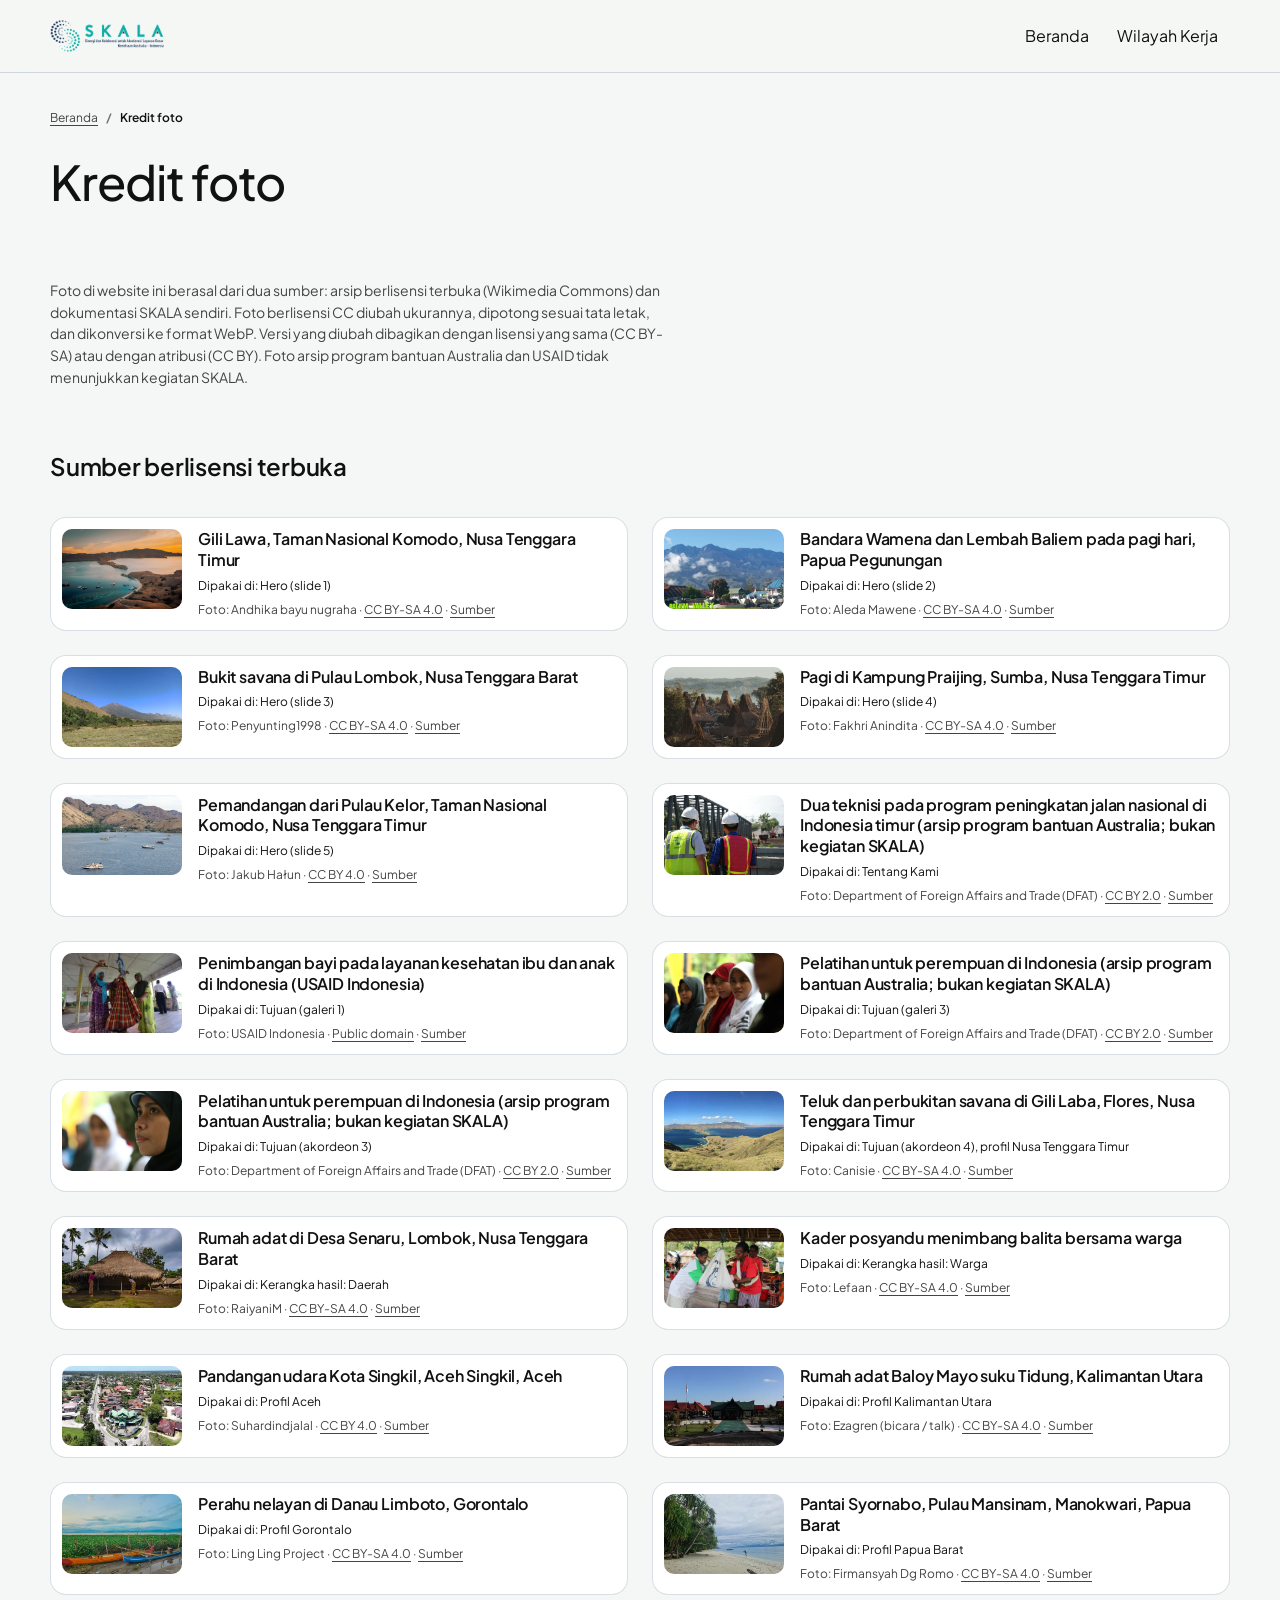
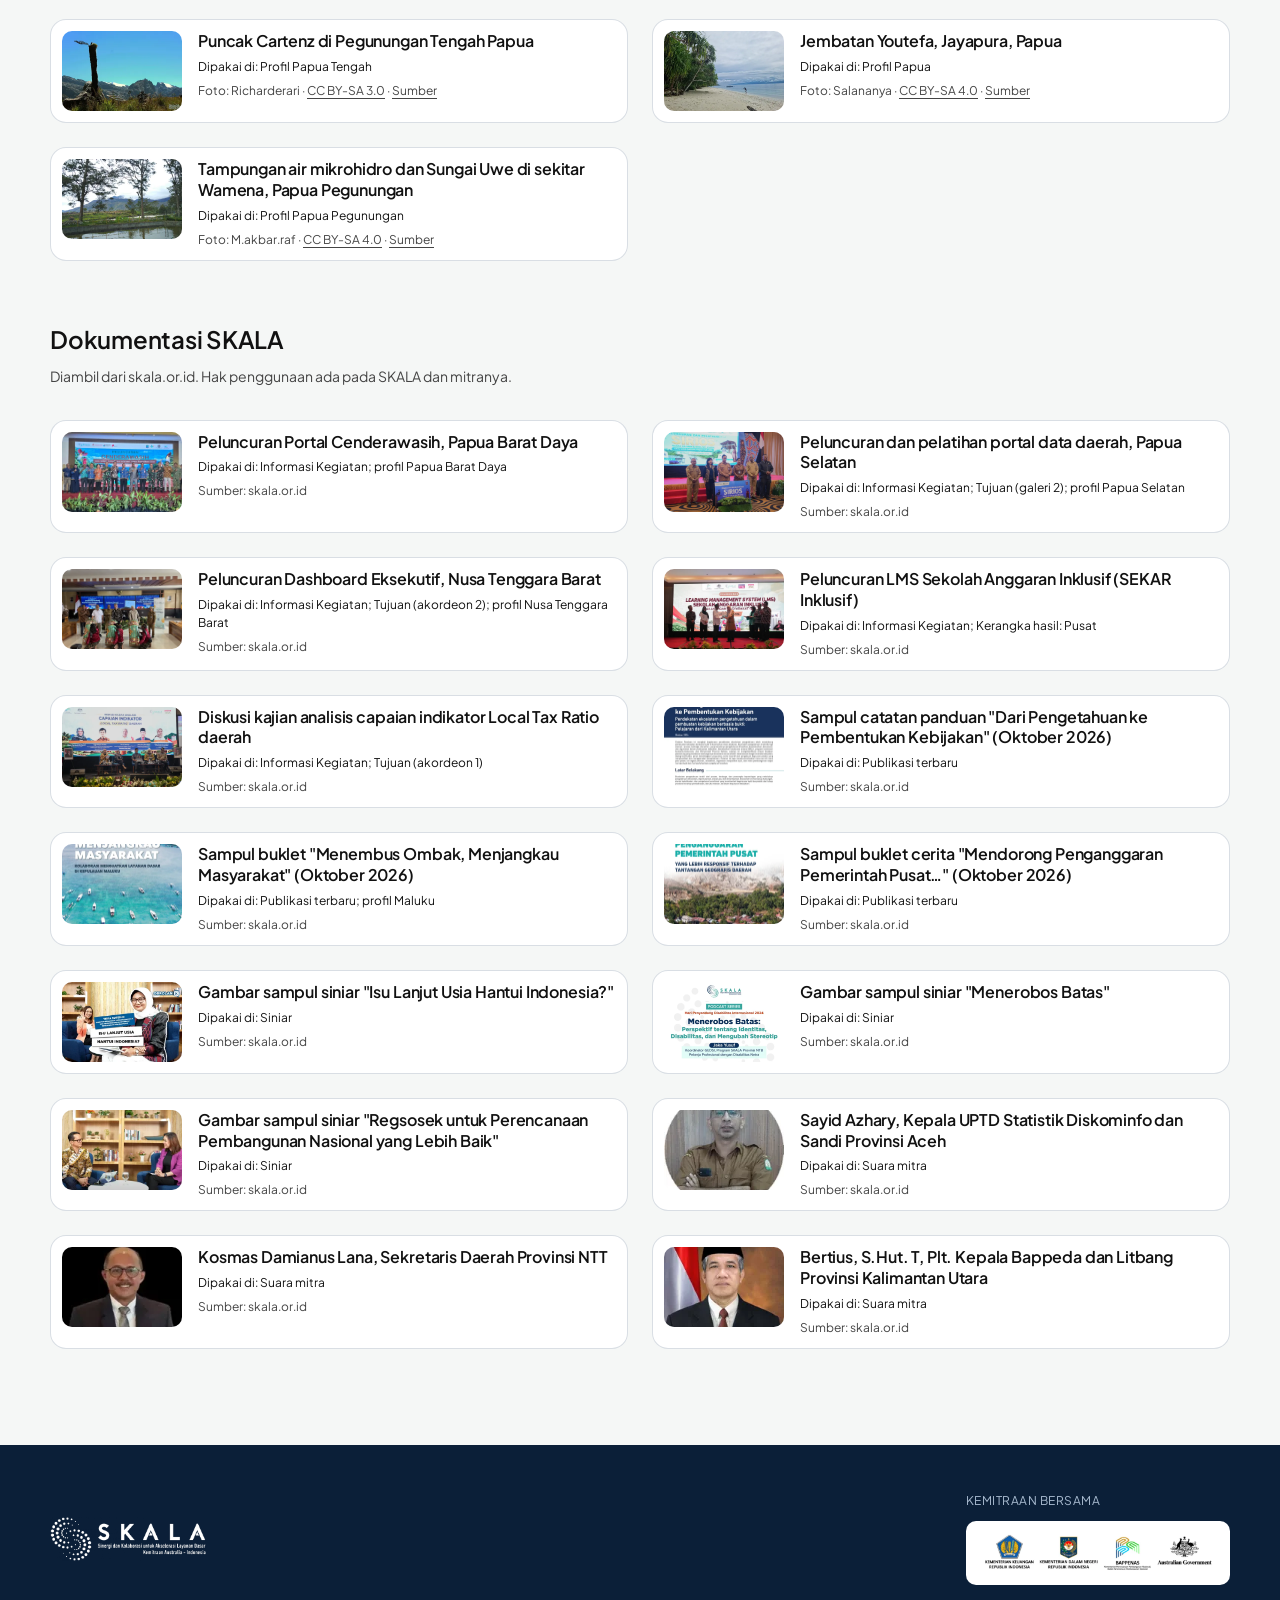
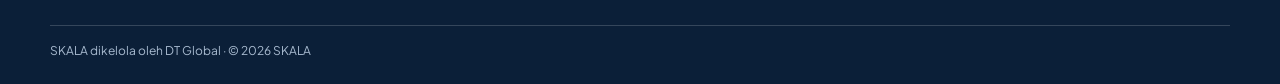
<file: kredit-foto.html>
<!DOCTYPE html>
<html lang="id">
<head>
<meta charset="utf-8">
<meta name="viewport" content="width=device-width, initial-scale=1">
<title>Kredit foto — SKALA</title>
<meta name="description" content="Sumber, penulis, dan lisensi foto yang dipakai di website SKALA.">
<meta name="theme-color" content="#0B1F38">
<link rel="preconnect" href="https://fonts.googleapis.com">
<link rel="preconnect" href="https://fonts.gstatic.com" crossorigin>
<link href="https://fonts.googleapis.com/css2?family=Plus+Jakarta+Sans:wght@400;500;600;700&display=swap" rel="stylesheet">
<link rel="stylesheet" href="assets/css/situs.css">
<style>
.kh{padding:24px 0 0;--h1:32px}
@media (min-width:1024px){ .kh{--h1:48px} }
.kh h1{margin:16px 0 calc(var(--h1) * 1.5);font-size:var(--h1);line-height:1.08;letter-spacing:-.02em}
.kh__sub{max-width:44em;font-size:14px;line-height:1.55;color:var(--text-2)}
.ks{margin-top:64px}
.ks h2{margin-bottom:calc(24px * 1.5);font-size:24px;line-height:1.2;font-weight:600}
.ks__note{max-width:44em;margin:-24px 0 32px;font-size:14px;line-height:1.55;color:var(--text-2)}
.crl{display:grid;grid-template-columns:repeat(auto-fill,minmax(min(100%,420px),1fr));gap:24px}
.cr{display:grid;grid-template-columns:120px minmax(0,1fr);gap:16px;align-items:start;padding:12px;border-radius:16px;background:#fff;box-shadow:inset 0 0 0 1px var(--line)}
.cr img{width:120px;height:80px;object-fit:cover;border-radius:10px}
.cr h3{font-size:16px;line-height:1.3;font-weight:600}
.cr p{margin-top:6px;font-size:12px;line-height:1.5;color:var(--text-2)}
.cr .cr__use{color:var(--text)}
.cr a{text-decoration:underline;text-underline-offset:3px}
.cr a:hover{color:var(--teal-text)}
@media (max-width:480px){ .cr{grid-template-columns:96px minmax(0,1fr)} .cr img{width:96px;height:64px} }
</style>
</head>
<body>
<a class="skip" href="#main">Lewati ke konten</a>
<header class="sh"><div class="wrap">
  <a class="sh__logo" href="index.html"><img src="assets/skala-logo.png" width="600" height="165" alt="SKALA — kembali ke Beranda"></a>
  <nav aria-label="Navigasi utama"><ul><li><a href="index.html">Beranda</a></li><li class="keep"><a href="wilayah.html">Wilayah Kerja</a></li></ul></nav>
</div></header>
<main id="main" class="wrap">
  <div class="kh">
    <nav class="crumbs" aria-label="Breadcrumb"><ol><li><a href="index.html">Beranda</a></li><li aria-current="page">Kredit foto</li></ol></nav>
    <h1>Kredit foto</h1>
    <p class="kh__sub">Foto di website ini berasal dari dua sumber: arsip berlisensi terbuka (Wikimedia Commons) dan dokumentasi SKALA sendiri. Foto berlisensi CC diubah ukurannya, dipotong sesuai tata letak, dan dikonversi ke format WebP. Versi yang diubah dibagikan dengan lisensi yang sama (CC BY-SA) atau dengan atribusi (CC BY). Foto arsip program bantuan Australia dan USAID tidak menunjukkan kegiatan SKALA.</p>
  </div>
  <section class="ks" aria-labelledby="k1"><h2 id="k1">Sumber berlisensi terbuka</h2>
    <ul class="crl">
<li class="cr"><img src="assets/img/hero-1-768.webp" alt="" loading="lazy" decoding="async" width="240" height="160">
  <div><h3>Gili Lawa, Taman Nasional Komodo, Nusa Tenggara Timur</h3><p class="cr__use">Dipakai di: Hero (slide 1)</p>
  <p>Foto: Andhika bayu nugraha · <a href="https://creativecommons.org/licenses/by-sa/4.0/" rel="license noopener" target="_blank">CC BY-SA 4.0<span class="sr-only"> (membuka tab baru)</span></a> · <a href="https://commons.wikimedia.org/wiki/File:Andhika_bayu_nugraha-taman_nasional_komodo_(gili_lawa).jpg" target="_blank" rel="noopener">Sumber<span class="sr-only"> (membuka tab baru)</span></a></p></div></li>
<li class="cr"><img src="assets/img/hero-2-768.webp" alt="" loading="lazy" decoding="async" width="240" height="160">
  <div><h3>Bandara Wamena dan Lembah Baliem pada pagi hari, Papua Pegunungan</h3><p class="cr__use">Dipakai di: Hero (slide 2)</p>
  <p>Foto: Aleda Mawene · <a href="https://creativecommons.org/licenses/by-sa/4.0/" rel="license noopener" target="_blank">CC BY-SA 4.0<span class="sr-only"> (membuka tab baru)</span></a> · <a href="https://commons.wikimedia.org/wiki/File:Bandara_Wamena_di_Pagi_Hari.jpg" target="_blank" rel="noopener">Sumber<span class="sr-only"> (membuka tab baru)</span></a></p></div></li>
<li class="cr"><img src="assets/img/hero-3-768.webp" alt="" loading="lazy" decoding="async" width="240" height="160">
  <div><h3>Bukit savana di Pulau Lombok, Nusa Tenggara Barat</h3><p class="cr__use">Dipakai di: Hero (slide 3)</p>
  <p>Foto: Penyunting1998 · <a href="https://creativecommons.org/licenses/by-sa/4.0/" rel="license noopener" target="_blank">CC BY-SA 4.0<span class="sr-only"> (membuka tab baru)</span></a> · <a href="https://commons.wikimedia.org/wiki/File:Bukit_Savana_dandaun_2.jpg" target="_blank" rel="noopener">Sumber<span class="sr-only"> (membuka tab baru)</span></a></p></div></li>
<li class="cr"><img src="assets/img/hero-4-768.webp" alt="" loading="lazy" decoding="async" width="240" height="160">
  <div><h3>Pagi di Kampung Praijing, Sumba, Nusa Tenggara Timur</h3><p class="cr__use">Dipakai di: Hero (slide 4)</p>
  <p>Foto: Fakhri Anindita · <a href="https://creativecommons.org/licenses/by-sa/4.0/" rel="license noopener" target="_blank">CC BY-SA 4.0<span class="sr-only"> (membuka tab baru)</span></a> · <a href="https://commons.wikimedia.org/wiki/File:Pagi_di_Kampung_Praijing.jpg" target="_blank" rel="noopener">Sumber<span class="sr-only"> (membuka tab baru)</span></a></p></div></li>
<li class="cr"><img src="assets/img/hero-5-768.webp" alt="" loading="lazy" decoding="async" width="240" height="160">
  <div><h3>Pemandangan dari Pulau Kelor, Taman Nasional Komodo, Nusa Tenggara Timur</h3><p class="cr__use">Dipakai di: Hero (slide 5)</p>
  <p>Foto: Jakub Hałun · <a href="https://creativecommons.org/licenses/by/4.0/" rel="license noopener" target="_blank">CC BY 4.0<span class="sr-only"> (membuka tab baru)</span></a> · <a href="https://commons.wikimedia.org/wiki/File:View_from_Kelor_Island,_Komodo_National_Park,_Indonesia,_20250825_1652_3259.jpg" target="_blank" rel="noopener">Sumber<span class="sr-only"> (membuka tab baru)</span></a></p></div></li>
<li class="cr"><img src="assets/img/tentang-768.webp" alt="" loading="lazy" decoding="async" width="240" height="160">
  <div><h3>Dua teknisi pada program peningkatan jalan nasional di Indonesia timur (arsip program bantuan Australia; bukan kegiatan SKALA)</h3><p class="cr__use">Dipakai di: Tentang Kami</p>
  <p>Foto: Department of Foreign Affairs and Trade (DFAT) · <a href="https://creativecommons.org/licenses/by/2.0/" rel="license noopener" target="_blank">CC BY 2.0<span class="sr-only"> (membuka tab baru)</span></a> · <a href="https://commons.wikimedia.org/wiki/File:Eastern_Indonesia_National_Road_Improvement_Program,_Indonesia_2010._Photo-_AusAID_(10693996965).jpg" target="_blank" rel="noopener">Sumber<span class="sr-only"> (membuka tab baru)</span></a></p></div></li>
<li class="cr"><img src="assets/img/layanan-posyandu-640.webp" alt="" loading="lazy" decoding="async" width="240" height="160">
  <div><h3>Penimbangan bayi pada layanan kesehatan ibu dan anak di Indonesia (USAID Indonesia)</h3><p class="cr__use">Dipakai di: Tujuan (galeri 1)</p>
  <p>Foto: USAID Indonesia · <a href="https://creativecommons.org/publicdomain/mark/1.0/" rel="license noopener" target="_blank">Public domain<span class="sr-only"> (membuka tab baru)</span></a> · <a href="https://commons.wikimedia.org/wiki/File:Monitoring_baby%27s_weight_(17580931861).jpg" target="_blank" rel="noopener">Sumber<span class="sr-only"> (membuka tab baru)</span></a></p></div></li>
<li class="cr"><img src="assets/img/warga-pelatihan-2-640.webp" alt="" loading="lazy" decoding="async" width="240" height="160">
  <div><h3>Pelatihan untuk perempuan di Indonesia (arsip program bantuan Australia; bukan kegiatan SKALA)</h3><p class="cr__use">Dipakai di: Tujuan (galeri 3)</p>
  <p>Foto: Department of Foreign Affairs and Trade (DFAT) · <a href="https://creativecommons.org/licenses/by/2.0/" rel="license noopener" target="_blank">CC BY 2.0<span class="sr-only"> (membuka tab baru)</span></a> · <a href="https://commons.wikimedia.org/wiki/File:Training_for_women,_Indonesia_(10730478146).jpg" target="_blank" rel="noopener">Sumber<span class="sr-only"> (membuka tab baru)</span></a></p></div></li>
<li class="cr"><img src="assets/img/warga-pelatihan-1-640.webp" alt="" loading="lazy" decoding="async" width="240" height="160">
  <div><h3>Pelatihan untuk perempuan di Indonesia (arsip program bantuan Australia; bukan kegiatan SKALA)</h3><p class="cr__use">Dipakai di: Tujuan (akordeon 3)</p>
  <p>Foto: Department of Foreign Affairs and Trade (DFAT) · <a href="https://creativecommons.org/licenses/by/2.0/" rel="license noopener" target="_blank">CC BY 2.0<span class="sr-only"> (membuka tab baru)</span></a> · <a href="https://commons.wikimedia.org/wiki/File:Training_for_women,_Indonesia_(10730479896).jpg" target="_blank" rel="noopener">Sumber<span class="sr-only"> (membuka tab baru)</span></a></p></div></li>
<li class="cr"><img src="assets/img/prov-ntt-480.webp" alt="" loading="lazy" decoding="async" width="240" height="160">
  <div><h3>Teluk dan perbukitan savana di Gili Laba, Flores, Nusa Tenggara Timur</h3><p class="cr__use">Dipakai di: Tujuan (akordeon 4), profil Nusa Tenggara Timur</p>
  <p>Foto: Canisie · <a href="https://creativecommons.org/licenses/by-sa/4.0/" rel="license noopener" target="_blank">CC BY-SA 4.0<span class="sr-only"> (membuka tab baru)</span></a> · <a href="https://commons.wikimedia.org/wiki/File:Gili_Laba,_Flores.jpg" target="_blank" rel="noopener">Sumber<span class="sr-only"> (membuka tab baru)</span></a></p></div></li>
<li class="cr"><img src="assets/img/prov-ntb-480.webp" alt="" loading="lazy" decoding="async" width="240" height="160">
  <div><h3>Rumah adat di Desa Senaru, Lombok, Nusa Tenggara Barat</h3><p class="cr__use">Dipakai di: Kerangka hasil: Daerah</p>
  <p>Foto: RaiyaniM · <a href="https://creativecommons.org/licenses/by-sa/4.0/" rel="license noopener" target="_blank">CC BY-SA 4.0<span class="sr-only"> (membuka tab baru)</span></a> · <a href="https://commons.wikimedia.org/wiki/File:Rumah_adat_desa_Senaru_Lombok.jpg" target="_blank" rel="noopener">Sumber<span class="sr-only"> (membuka tab baru)</span></a></p></div></li>
<li class="cr"><img src="assets/img/warga-kader-640.webp" alt="" loading="lazy" decoding="async" width="240" height="160">
  <div><h3>Kader posyandu menimbang balita bersama warga</h3><p class="cr__use">Dipakai di: Kerangka hasil: Warga</p>
  <p>Foto: Lefaan · <a href="https://creativecommons.org/licenses/by-sa/4.0/" rel="license noopener" target="_blank">CC BY-SA 4.0<span class="sr-only"> (membuka tab baru)</span></a> · <a href="https://commons.wikimedia.org/wiki/File:KADER_LOKAL.jpg" target="_blank" rel="noopener">Sumber<span class="sr-only"> (membuka tab baru)</span></a></p></div></li>
<li class="cr"><img src="assets/img/prov-aceh-480.webp" alt="" loading="lazy" decoding="async" width="240" height="160">
  <div><h3>Pandangan udara Kota Singkil, Aceh Singkil, Aceh</h3><p class="cr__use">Dipakai di: Profil Aceh</p>
  <p>Foto: Suhardindjalal · <a href="https://creativecommons.org/licenses/by/4.0/" rel="license noopener" target="_blank">CC BY 4.0<span class="sr-only"> (membuka tab baru)</span></a> · <a href="https://commons.wikimedia.org/wiki/File:Kota_Singkil.jpg" target="_blank" rel="noopener">Sumber<span class="sr-only"> (membuka tab baru)</span></a></p></div></li>
<li class="cr"><img src="assets/img/prov-kaltara-480.webp" alt="" loading="lazy" decoding="async" width="240" height="160">
  <div><h3>Rumah adat Baloy Mayo suku Tidung, Kalimantan Utara</h3><p class="cr__use">Dipakai di: Profil Kalimantan Utara</p>
  <p>Foto: Ezagren (bicara / talk) · <a href="https://creativecommons.org/licenses/by-sa/4.0/" rel="license noopener" target="_blank">CC BY-SA 4.0<span class="sr-only"> (membuka tab baru)</span></a> · <a href="https://commons.wikimedia.org/wiki/File:Baloy_Mayo_Adat_Tidung.JPG" target="_blank" rel="noopener">Sumber<span class="sr-only"> (membuka tab baru)</span></a></p></div></li>
<li class="cr"><img src="assets/img/prov-gorontalo-480.webp" alt="" loading="lazy" decoding="async" width="240" height="160">
  <div><h3>Perahu nelayan di Danau Limboto, Gorontalo</h3><p class="cr__use">Dipakai di: Profil Gorontalo</p>
  <p>Foto: Ling Ling Project · <a href="https://creativecommons.org/licenses/by-sa/4.0/" rel="license noopener" target="_blank">CC BY-SA 4.0<span class="sr-only"> (membuka tab baru)</span></a> · <a href="https://commons.wikimedia.org/wiki/File:Perahu_di_danau_Limboto.jpg" target="_blank" rel="noopener">Sumber<span class="sr-only"> (membuka tab baru)</span></a></p></div></li>
<li class="cr"><img src="assets/img/prov-papua-barat-480.webp" alt="" loading="lazy" decoding="async" width="240" height="160">
  <div><h3>Pantai Syornabo, Pulau Mansinam, Manokwari, Papua Barat</h3><p class="cr__use">Dipakai di: Profil Papua Barat</p>
  <p>Foto: Firmansyah Dg Romo · <a href="https://creativecommons.org/licenses/by-sa/4.0/" rel="license noopener" target="_blank">CC BY-SA 4.0<span class="sr-only"> (membuka tab baru)</span></a> · <a href="https://commons.wikimedia.org/wiki/File:Pantai_Syornabo_Pulau_Mansinam_Manokwari.jpg" target="_blank" rel="noopener">Sumber<span class="sr-only"> (membuka tab baru)</span></a></p></div></li>
<li class="cr"><img src="assets/img/prov-papua-tengah-480.webp" alt="" loading="lazy" decoding="async" width="240" height="160">
  <div><h3>Puncak Cartenz di Pegunungan Tengah Papua</h3><p class="cr__use">Dipakai di: Profil Papua Tengah</p>
  <p>Foto: Richarderari · <a href="#" rel="license noopener" target="_blank">CC BY-SA 3.0<span class="sr-only"> (membuka tab baru)</span></a> · <a href="https://commons.wikimedia.org/wiki/File:Cartens_peaks_in_West_Papua.jpg" target="_blank" rel="noopener">Sumber<span class="sr-only"> (membuka tab baru)</span></a></p></div></li>
<li class="cr"><img src="assets/img/prov-papua-barat-480.webp" alt="" loading="lazy" decoding="async" width="240" height="160">
  <div><h3>Jembatan Youtefa, Jayapura, Papua</h3><p class="cr__use">Dipakai di: Profil Papua</p>
  <p>Foto: Salananya · <a href="https://creativecommons.org/licenses/by-sa/4.0/" rel="license noopener" target="_blank">CC BY-SA 4.0<span class="sr-only"> (membuka tab baru)</span></a> · <a href="https://commons.wikimedia.org/wiki/File:Youtefa_bridge_20181230.jpg" target="_blank" rel="noopener">Sumber<span class="sr-only"> (membuka tab baru)</span></a></p></div></li>
<li class="cr"><img src="assets/img/prov-papua-pegunungan-480.webp" alt="" loading="lazy" decoding="async" width="240" height="160">
  <div><h3>Tampungan air mikrohidro dan Sungai Uwe di sekitar Wamena, Papua Pegunungan</h3><p class="cr__use">Dipakai di: Profil Papua Pegunungan</p>
  <p>Foto: M.akbar.raf · <a href="https://creativecommons.org/licenses/by-sa/4.0/" rel="license noopener" target="_blank">CC BY-SA 4.0<span class="sr-only"> (membuka tab baru)</span></a> · <a href="https://commons.wikimedia.org/wiki/File:Water_Reservoir_of_Wamena_Micro_Hydro_and_Uwe_River_at_Baliem_Valley_of_Jayawijaya_Regency.jpg" target="_blank" rel="noopener">Sumber<span class="sr-only"> (membuka tab baru)</span></a></p></div></li>
    </ul></section>
  <section class="ks" aria-labelledby="k2"><h2 id="k2">Dokumentasi SKALA</h2>
    <p class="ks__note">Diambil dari skala.or.id. Hak penggunaan ada pada SKALA dan mitranya.</p>
    <ul class="crl">
<li class="cr"><img src="assets/img/kegiatan-papua-barat-daya-640.webp" alt="" loading="lazy" decoding="async" width="240" height="160">
  <div><h3>Peluncuran Portal Cenderawasih, Papua Barat Daya</h3><p class="cr__use">Dipakai di: Informasi Kegiatan; profil Papua Barat Daya</p><p>Sumber: skala.or.id</p></div></li>
<li class="cr"><img src="assets/img/kegiatan-papua-selatan-640.webp" alt="" loading="lazy" decoding="async" width="240" height="160">
  <div><h3>Peluncuran dan pelatihan portal data daerah, Papua Selatan</h3><p class="cr__use">Dipakai di: Informasi Kegiatan; Tujuan (galeri 2); profil Papua Selatan</p><p>Sumber: skala.or.id</p></div></li>
<li class="cr"><img src="assets/img/kegiatan-ntb-640.webp" alt="" loading="lazy" decoding="async" width="240" height="160">
  <div><h3>Peluncuran Dashboard Eksekutif, Nusa Tenggara Barat</h3><p class="cr__use">Dipakai di: Informasi Kegiatan; Tujuan (akordeon 2); profil Nusa Tenggara Barat</p><p>Sumber: skala.or.id</p></div></li>
<li class="cr"><img src="assets/img/kegiatan-sekar-640.webp" alt="" loading="lazy" decoding="async" width="240" height="160">
  <div><h3>Peluncuran LMS Sekolah Anggaran Inklusif (SEKAR Inklusif)</h3><p class="cr__use">Dipakai di: Informasi Kegiatan; Kerangka hasil: Pusat</p><p>Sumber: skala.or.id</p></div></li>
<li class="cr"><img src="assets/img/kegiatan-ltr-640.webp" alt="" loading="lazy" decoding="async" width="240" height="160">
  <div><h3>Diskusi kajian analisis capaian indikator Local Tax Ratio daerah</h3><p class="cr__use">Dipakai di: Informasi Kegiatan; Tujuan (akordeon 1)</p><p>Sumber: skala.or.id</p></div></li>
<li class="cr"><img src="assets/img/sampul-kaltara-480.webp" alt="" loading="lazy" decoding="async" width="240" height="160">
  <div><h3>Sampul catatan panduan &quot;Dari Pengetahuan ke Pembentukan Kebijakan&quot; (Oktober 2026)</h3><p class="cr__use">Dipakai di: Publikasi terbaru</p><p>Sumber: skala.or.id</p></div></li>
<li class="cr"><img src="assets/img/sampul-maluku-480.webp" alt="" loading="lazy" decoding="async" width="240" height="160">
  <div><h3>Sampul buklet &quot;Menembus Ombak, Menjangkau Masyarakat&quot; (Oktober 2026)</h3><p class="cr__use">Dipakai di: Publikasi terbaru; profil Maluku</p><p>Sumber: skala.or.id</p></div></li>
<li class="cr"><img src="assets/img/sampul-penganggaran-480.webp" alt="" loading="lazy" decoding="async" width="240" height="160">
  <div><h3>Sampul buklet cerita &quot;Mendorong Penganggaran Pemerintah Pusat…&quot; (Oktober 2026)</h3><p class="cr__use">Dipakai di: Publikasi terbaru</p><p>Sumber: skala.or.id</p></div></li>
<li class="cr"><img src="assets/img/siniar-lansia-480.webp" alt="" loading="lazy" decoding="async" width="240" height="160">
  <div><h3>Gambar sampul siniar &quot;Isu Lanjut Usia Hantui Indonesia?&quot;</h3><p class="cr__use">Dipakai di: Siniar</p><p>Sumber: skala.or.id</p></div></li>
<li class="cr"><img src="assets/img/siniar-batas-480.webp" alt="" loading="lazy" decoding="async" width="240" height="160">
  <div><h3>Gambar sampul siniar &quot;Menerobos Batas&quot;</h3><p class="cr__use">Dipakai di: Siniar</p><p>Sumber: skala.or.id</p></div></li>
<li class="cr"><img src="assets/img/siniar-regsosek-480.webp" alt="" loading="lazy" decoding="async" width="240" height="160">
  <div><h3>Gambar sampul siniar &quot;Regsosek untuk Perencanaan Pembangunan Nasional yang Lebih Baik&quot;</h3><p class="cr__use">Dipakai di: Siniar</p><p>Sumber: skala.or.id</p></div></li>
<li class="cr"><img src="assets/img/tokoh-aceh-160.webp" alt="" loading="lazy" decoding="async" width="240" height="160">
  <div><h3>Sayid Azhary, Kepala UPTD Statistik Diskominfo dan Sandi Provinsi Aceh</h3><p class="cr__use">Dipakai di: Suara mitra</p><p>Sumber: skala.or.id</p></div></li>
<li class="cr"><img src="assets/img/tokoh-ntt-160.webp" alt="" loading="lazy" decoding="async" width="240" height="160">
  <div><h3>Kosmas Damianus Lana, Sekretaris Daerah Provinsi NTT</h3><p class="cr__use">Dipakai di: Suara mitra</p><p>Sumber: skala.or.id</p></div></li>
<li class="cr"><img src="assets/img/tokoh-kaltara-160.webp" alt="" loading="lazy" decoding="async" width="240" height="160">
  <div><h3>Bertius, S.Hut. T, Plt. Kepala Bappeda dan Litbang Provinsi Kalimantan Utara</h3><p class="cr__use">Dipakai di: Suara mitra</p><p>Sumber: skala.or.id</p></div></li>
    </ul></section>
</main>
<footer class="sf on-dark"><div class="wrap">
  <div class="sf__row"><img class="sf__logo" src="assets/skala-logo-white.png" width="500" height="138" alt="SKALA — Sinergi dan Kolaborasi untuk Akselerasi Layanan Dasar, Kemitraan Australia–Indonesia">
    <div class="sf__partners"><p class="label">Kemitraan bersama</p><div class="sf__chip"><img src="assets/partner-logos.png" width="812" height="140" alt="Kementerian Keuangan, Kementerian Dalam Negeri, Bappenas, dan Australian Government"></div></div></div>
  <div class="sf__legal"><span>SKALA dikelola oleh DT Global · © <span id="year">2026</span> SKALA</span></div>
</div></footer>
<script src="assets/js/situs.js"></script>
</body>
</html>
</file>
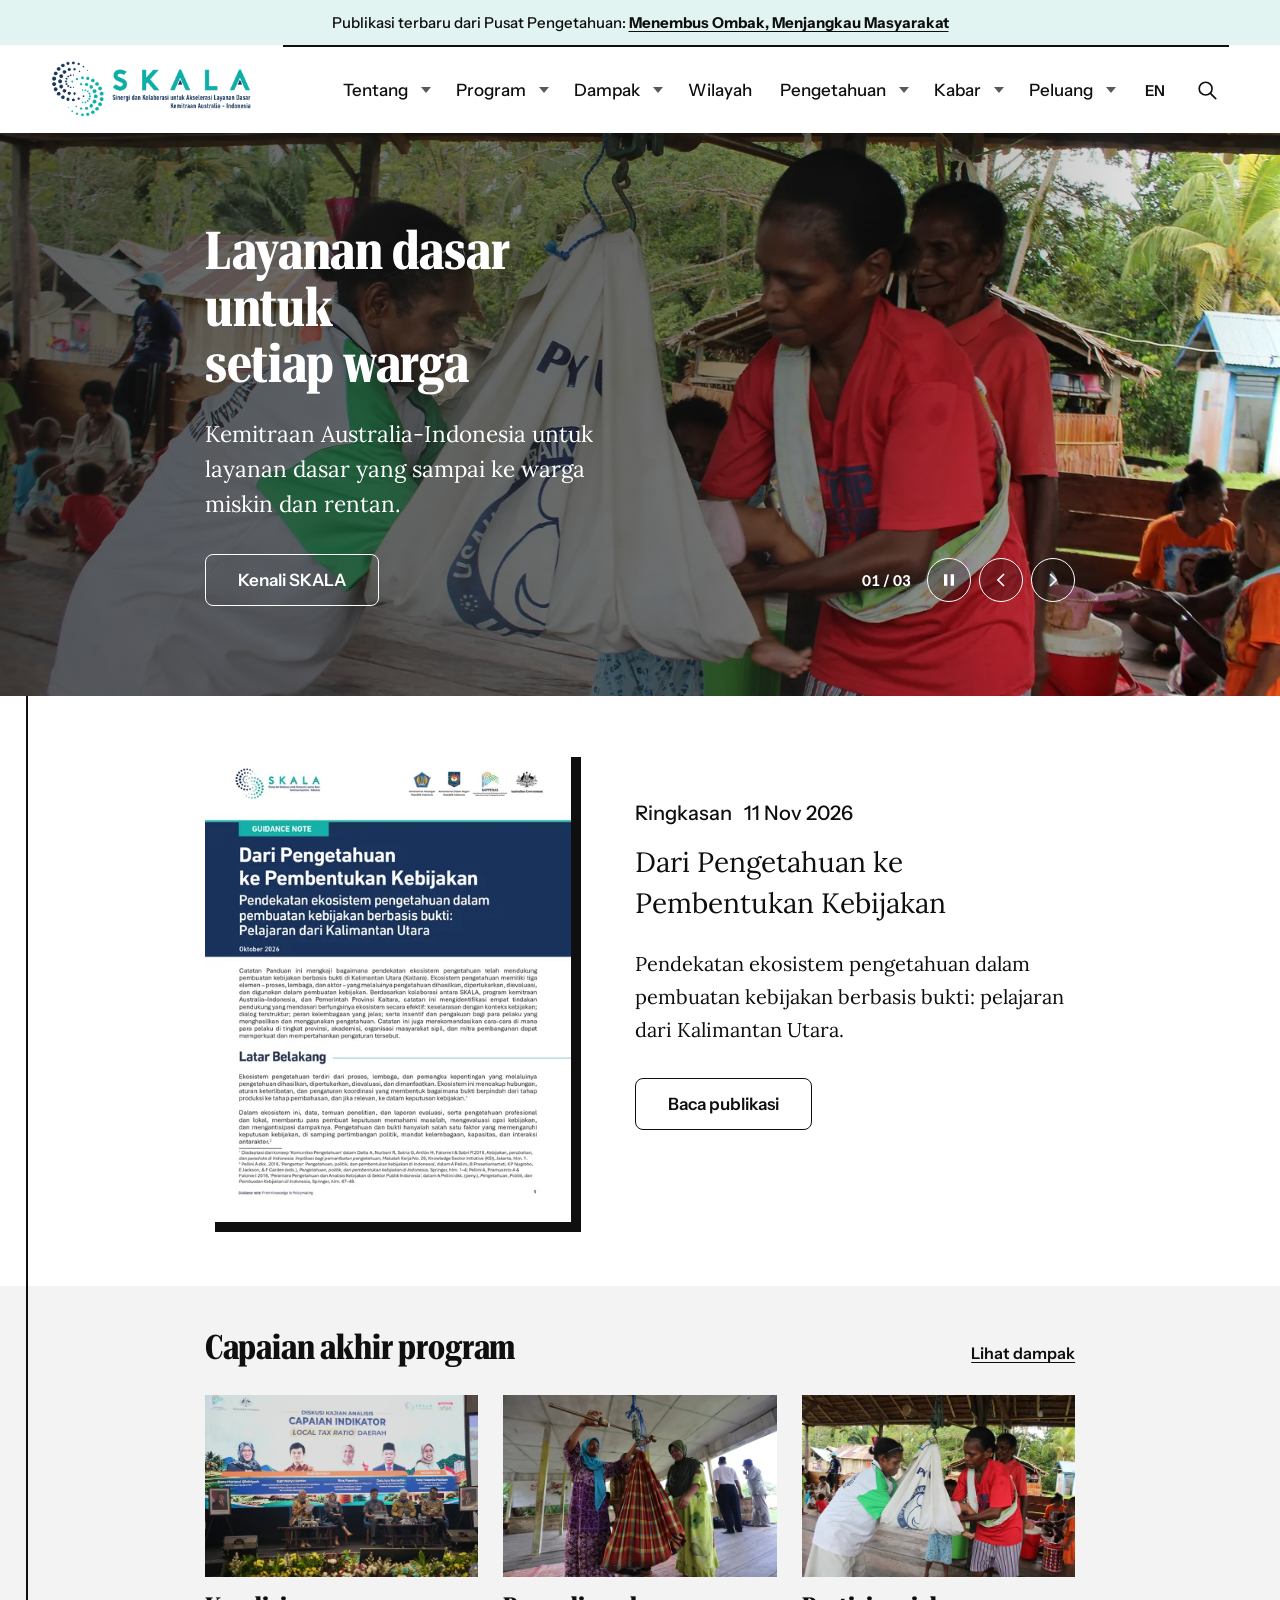
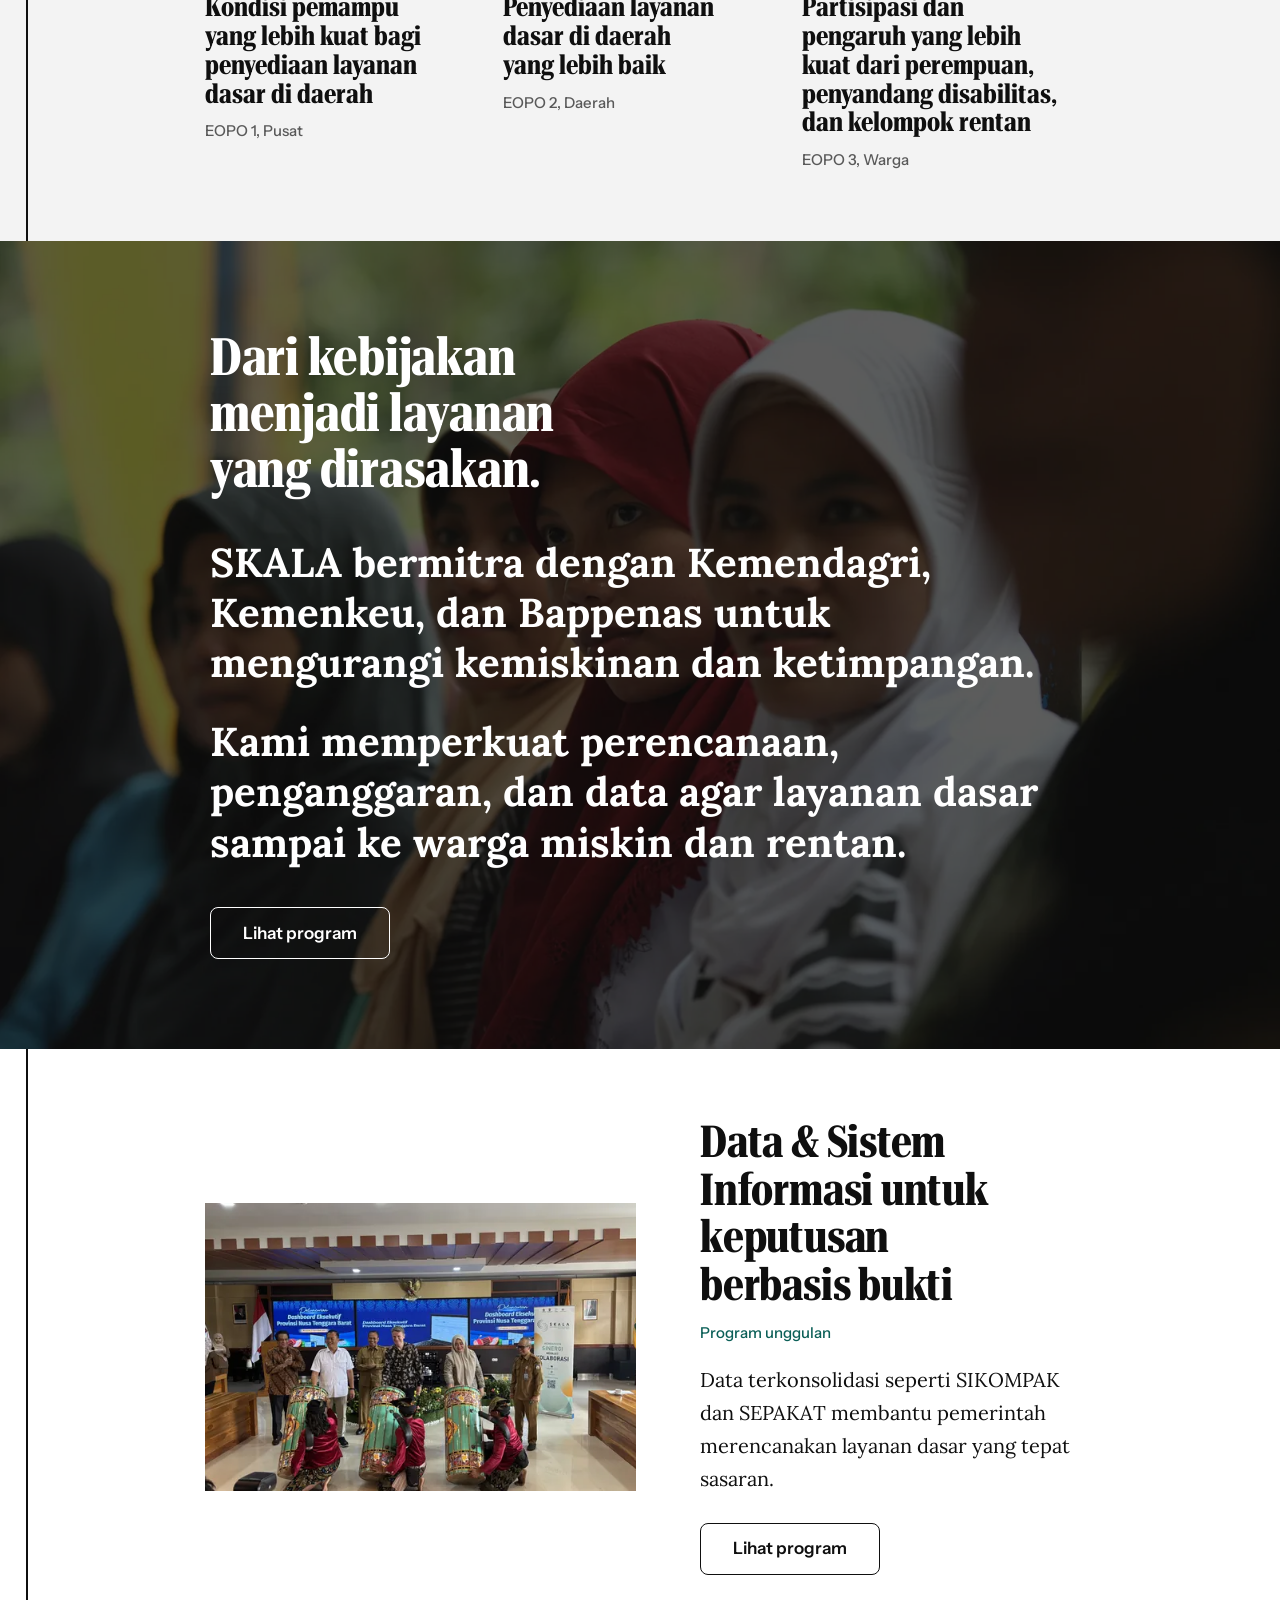
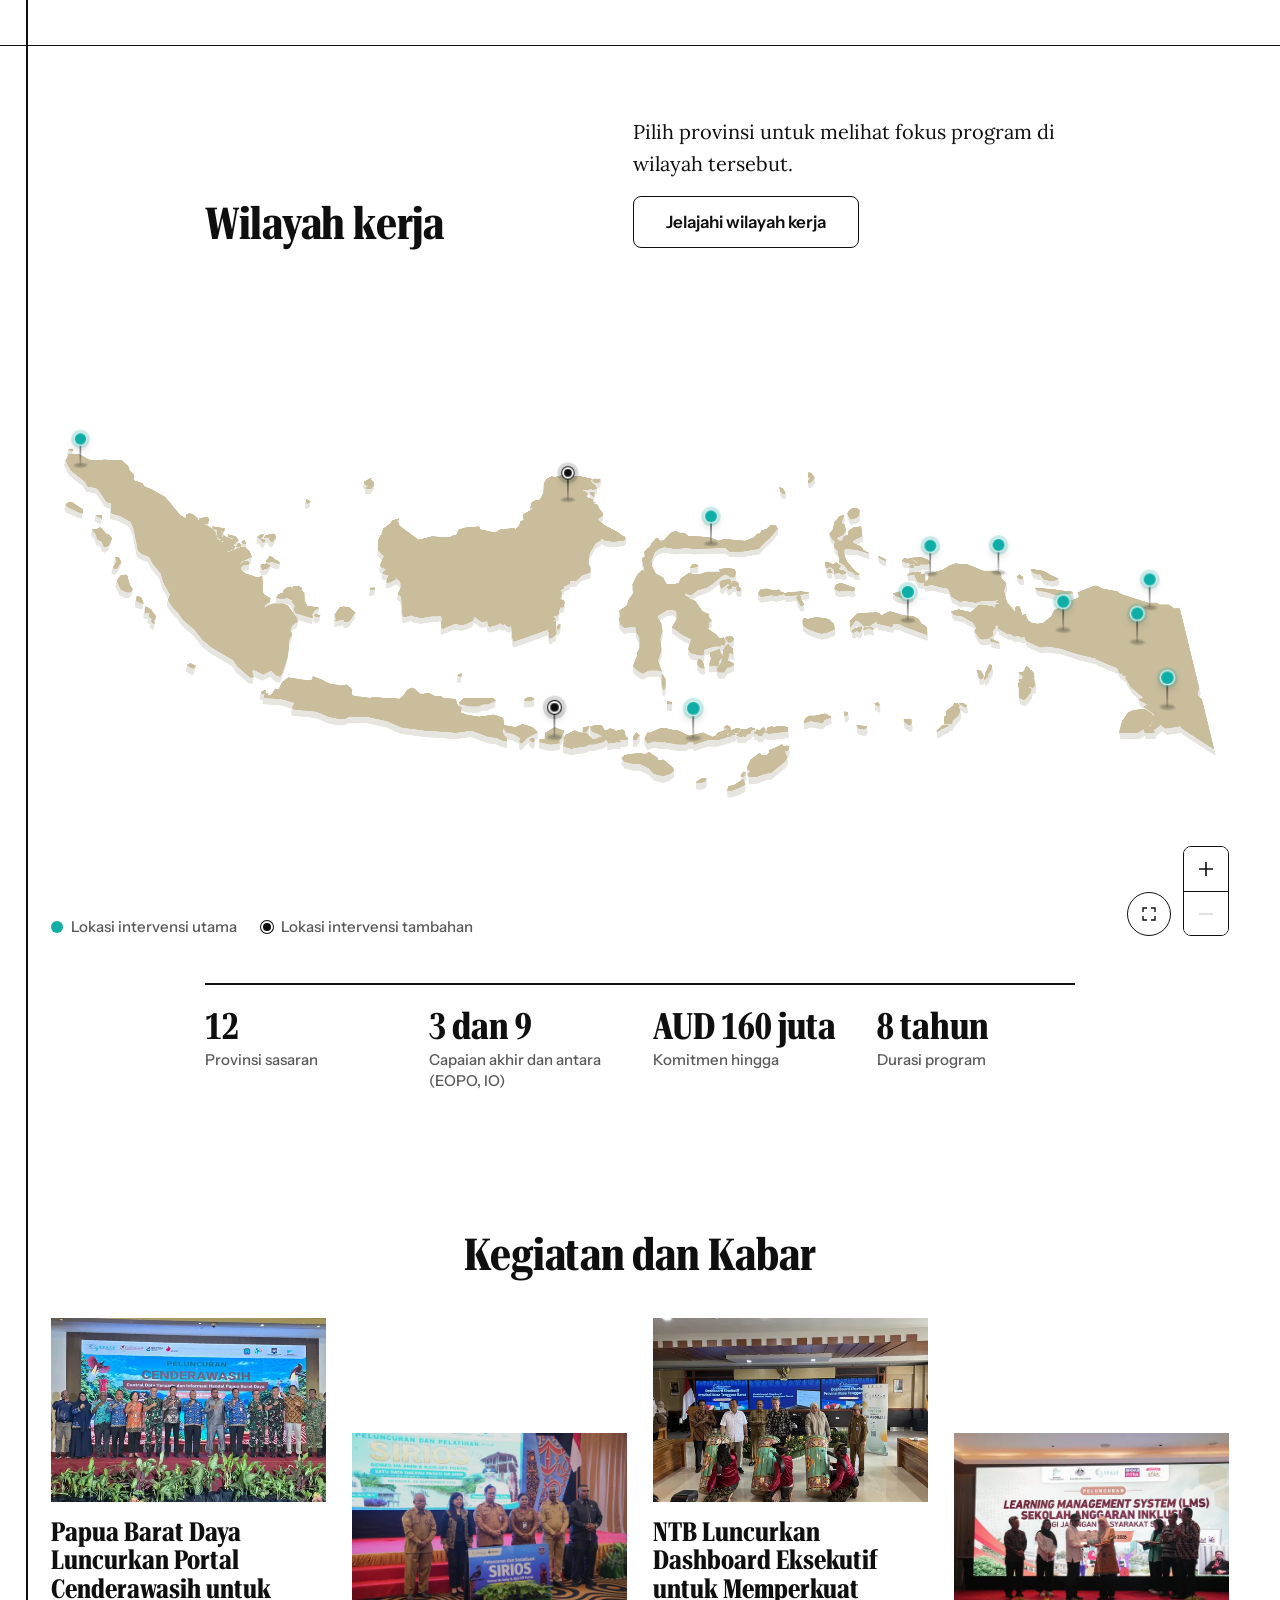
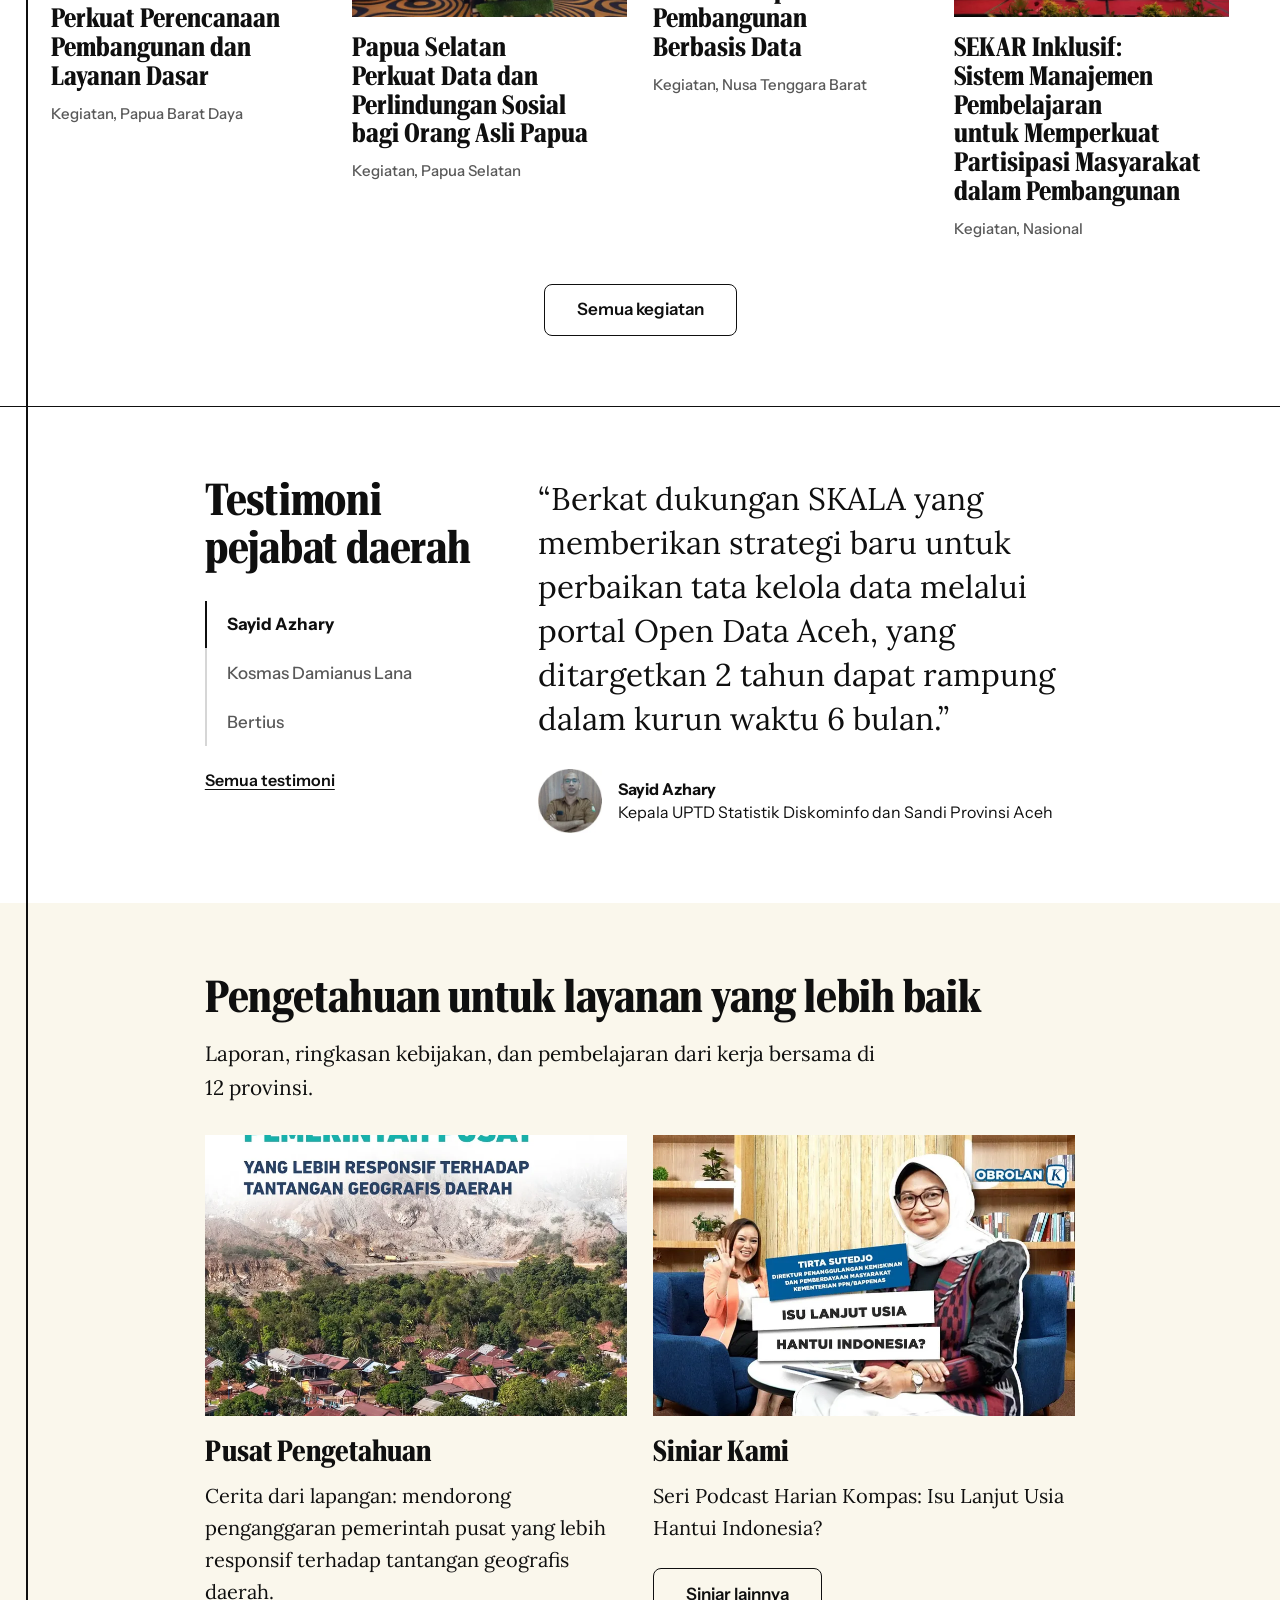
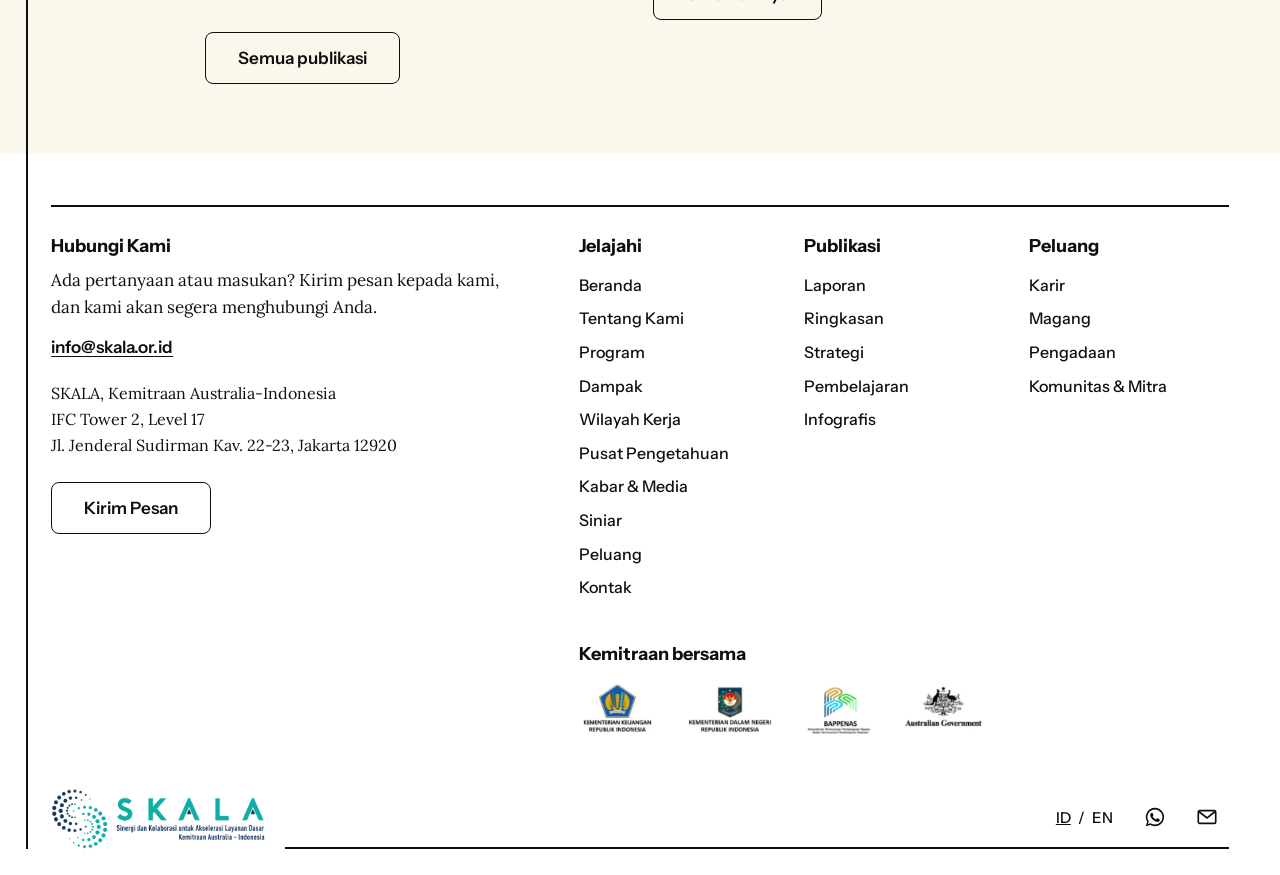
<file: redesign.html>
<!DOCTYPE html>
<html lang="id" class="no-js">
<head>
<meta charset="utf-8">
<meta name="viewport" content="width=device-width, initial-scale=1">
<title>SKALA: Sinergi dan Kolaborasi untuk Akselerasi Layanan Dasar</title>
<meta name="description" content="SKALA adalah Program Kemitraan Australia–Indonesia untuk mendukung Pemerintah Indonesia mengurangi kemiskinan dan ketimpangan dengan meningkatkan penyediaan layanan dasar di daerah tertinggal.">
<meta name="theme-color" content="#0f0f0f">
<link rel="preconnect" href="https://fonts.googleapis.com">
<link rel="preconnect" href="https://fonts.gstatic.com" crossorigin>
<link href="https://fonts.googleapis.com/css2?family=Roboto+Serif:opsz,wdth,wght@8..144,50..150,400..800&family=Lora:ital,wght@0,400..700;1,400&family=Instrument+Sans:wght@400..700&display=swap" rel="stylesheet">
<link rel="stylesheet" href="assets/css/peta-3d.css">
<style>
/* Hallmark · v2.0.0 · mode: redesign (full) · direction: custom, by reference (Ford Foundation system on SKALA content) · genre: editorial · shape: Ford homepage sequence: cover hero, report feature, news band, statement photo, staggered stories, archive band, sand pair · hero: cover photo, head left on the content column · nav: wordmark + flyout row + search · footer: contact and link columns over a wordmark rule · signature: the latest publication cover with an offset ink shadow · photos: SKALA's own (assets/img) · copy: kept from skalavibes.vercel.app, trimmed to fit · surface: absolute (Ford white paper) · deal: none (custom) */
/* Hallmark critique · a public-sector partnership page that reads as an institution's front door: one serif voice, black rules, photographs of the regions doing the talking; the risk is Ford's density, held by keeping each band to one idea */
/* Hallmark · dropped the four "Pendekatan" lines and the LTR activity card · reason: Ford's one-idea-per-band structure; the hero carousel (index.html, 3 slides) and the 3D province map were restored at the owner's request */
/* Hallmark · waive 7b · --paper and --on-dark are #fff · Ford Foundation's paper is pure white and the brief asks for a near-exact match */
/* Hallmark · waive 26b · no disabled or aria-disabled control exists on the page · the page has links, a search field and tabs, none of which are ever disabled */
/* Hallmark · waive 11 · .card:hover img scale(1.05) · Ford's own card interaction (animate-onhover image-zoom), kept for fidelity */
/* Hallmark · note · FAIL 48/62/67 and REFLEX 37 reported inside assets/css/peta-3d.css belong to the shared map component, which this redesign may not edit; the 13-word h1 count is the three rotating second lines of the index.html carousel, one shown at a time */
/* Hallmark · moved card kickers below the headings as sentence-case meta · 54/67 forbid Ford's tracked-capital eyebrows */

:root{
  /* colour — Ford Foundation roles, SKALA tint for the announcement bar */
  --ink:#0f0f0f;
  --ink-75:#595959;
  --paper:#ffffff;
  --newsprint:#f3f3f3;
  --sand:#faf7ec;
  --tint:#e1f4f1;          /* SKALA teal, very light: Ford's harvest bar */
  --teal-deep:#0b5f57;     /* SKALA deep teal: link hover on light */
  --teal:#0eada5;          /* SKALA teal: map pins (read by peta-3d.css) */
  --slate:#163559;         /* SKALA navy: map focus ring */
  --line-l:rgba(15,15,15,.14);
  --shade:rgba(15,15,15,.28);
  --shade-2:rgba(15,15,15,.6);
  --shade-3:rgba(15,15,15,.15);
  --halo:rgba(14,173,165,.22);
  --halo-2:rgba(14,173,165,.3);
  --ctrl-bg:rgba(15,15,15,.28);
  --ff:'Instrument Sans',system-ui,sans-serif;   /* map chip face (peta-3d.css) */
  --line:#0f0f0f;
  --line-soft:#d6d6d6;
  --scrim:rgba(15,15,15,.52);
  --scrim-2:rgba(15,15,15,.68);
  --on-dark:#ffffff;
  --on-dark-2:rgba(255,255,255,.82);
  --focus:#0f0f0f;
  --focus-dark:#ffffff;
  --shadow:#0f0f0f;

  /* type */
  --display:'Roboto Serif',Georgia,serif;
  --body:'Lora',Georgia,serif;
  --sans:'Instrument Sans',system-ui,-apple-system,'Segoe UI',sans-serif;

  /* measure — Ford: content clamp(768px,68vw,1200px), wide min(92vw,…) */
  --gutter:clamp(20px,2vw,30px);
  --content:min(100% - 2*var(--gutter), clamp(768px,68vw,1060px));
  --wide:min(100% - 2*var(--gutter) - 4vw, 1320px);
  --gap:clamp(20px,2vw,30px);
  --pad:clamp(48px,5.5vw,84px);

  --h1:clamp(2.5rem,2.6vw + 1.2rem,4.25rem);
  --h2:clamp(2rem,2.2vw + 1rem,3.25rem);
  --h3:clamp(1.375rem,.8vw + 1rem,1.75rem);
  --lead:clamp(1.125rem,.7vw + .85rem,1.625rem);
  --statement:clamp(1.75rem,1.9vw + 1rem,2.875rem);

  --ease:cubic-bezier(.25,.1,.25,1);
}

*,*::before,*::after{box-sizing:border-box}
html,body{overflow-x:clip}
html{-webkit-text-size-adjust:100%;scroll-padding-top:100px}
body{margin:0;background:var(--paper);color:var(--ink);font-family:var(--body);font-size:1.0625rem;line-height:1.6;-webkit-font-smoothing:antialiased;position:relative}
img{display:block;max-width:100%;height:auto}
h1,h2,h3,h4,p,ul,figure,blockquote{margin:0}
ul{padding:0;list-style:none}
a{color:inherit}
button{font:inherit;color:inherit;background:none;border:0;padding:0;cursor:pointer}

/* Ford's left rule: a 2px black line running the length of the page */
body::before{content:"";position:absolute;left:2vw;top:0;bottom:var(--gutter);width:2px;background:var(--line);z-index:5;pointer-events:none}

:focus-visible{outline:2px dotted var(--focus);outline-offset:3px;transition:none}
.on-dark :focus-visible{outline-color:var(--focus-dark)}
.sr-only{position:absolute!important;width:1px;height:1px;margin:-1px;overflow:hidden;clip:rect(0 0 0 0);white-space:nowrap;border:0}
.skip{position:fixed;left:12px;top:-100px;z-index:100;padding:12px 20px;background:var(--ink);color:var(--paper);font:600 1rem var(--sans);text-decoration:none}
.skip:focus{top:12px}

/* headings: Ford's condensed display */
.display,h1,h2.display,h3.display{font-family:var(--display);font-stretch:62%;font-weight:700;font-variation-settings:"opsz" 144;letter-spacing:-.005em;line-height:1.08;overflow-wrap:break-word;min-width:0;text-wrap:balance}

.wrap{width:var(--content);margin-inline:auto}
.wrap--wide{width:var(--wide);margin-inline:auto}

/* -------- buttons: Ford's outlined, 8px radius, inverts on hover -------- */
.btn{display:inline-flex;align-items:center;justify-content:center;min-height:52px;padding:12px 32px;border:1px solid var(--ink);border-radius:8px;background:transparent;color:var(--ink);font:600 1.0625rem/1.2 var(--sans);text-decoration:none;text-align:center;transition:background-color .125s var(--ease),color .125s var(--ease),border-color .125s var(--ease)}
.btn:hover{background:var(--ink);color:var(--paper)}
.btn:active{transform:translateY(1px)}
.btn:focus-visible{outline:2px dotted var(--focus);outline-offset:3px}
.on-dark .btn{border-color:var(--on-dark);color:var(--on-dark)}
.on-dark .btn:hover{background:var(--on-dark);color:var(--ink)}

/* text link: underline grows thicker */
.tlink{color:inherit;text-decoration:underline;text-decoration-thickness:1px;text-underline-offset:.2em;transition:text-decoration-color .15s var(--ease),color .15s var(--ease)}
.tlink:hover{text-decoration-thickness:2px;color:var(--teal-deep)}
.on-dark .tlink:hover{color:var(--on-dark)}

/* ================== ANNOUNCEMENT BAR ================== */
.alert{background:var(--tint);text-align:center;font:500 .9375rem/1.4 var(--sans);padding:12px var(--gutter);position:relative;z-index:6}
.alert a{font-weight:700;text-decoration:underline;text-underline-offset:.18em}
.alert a:hover{text-decoration-thickness:2px}

/* ================== HEADER ================== */
.hdr{position:sticky;top:0;z-index:40;background:var(--paper)}
.hdr__in{display:grid;grid-template-columns:auto minmax(0,1fr);align-items:stretch;min-height:88px;padding-inline:calc(2vw + var(--gutter)) calc(2vw + var(--gutter))}
.logo{display:flex;align-items:center;padding:12px 28px 12px 0;text-decoration:none}
.logo img{height:56px;width:auto;transform-origin:0 50%;transition:transform .3s var(--ease)}
.hdr__bar{display:flex;align-items:center;justify-content:flex-end;gap:8px;border-top:2px solid var(--line)}
.hdr.is-scrolled{box-shadow:0 1px 0 var(--line)}
.hdr.is-scrolled .logo img{transform:scale(.82)}

.nav{display:flex;align-items:center;gap:4px}
.nav__item{position:relative;display:flex;align-items:center}
.nav__link{display:inline-flex;align-items:center;min-height:44px;padding:0 4px 0 12px;font:500 1.0625rem/1 var(--sans);text-decoration:none;color:var(--ink);text-underline-offset:.35em;transition:color .15s var(--ease)}
.nav__item--plain .nav__link{padding-right:12px}
.nav__link:hover{text-decoration:underline;text-decoration-thickness:2px}
.nav__caret{display:grid;place-items:center;width:28px;height:44px;color:var(--ink-75);transition:color .15s var(--ease)}
.nav__caret svg{width:10px;height:10px;transition:transform .2s var(--ease)}
.nav__caret:hover{color:var(--ink)}
.nav__caret[aria-expanded="true"] svg{transform:rotate(180deg)}
.flyout{position:absolute;top:calc(100% + 6px);left:0;min-width:248px;padding:8px;background:var(--paper);border:1px solid var(--line);border-radius:10px;box-shadow:6px 6px 0 var(--shadow);z-index:50}
.no-js .flyout{display:none}
.js .flyout{opacity:0;visibility:hidden;transform:translateY(-8px);transition:opacity .18s var(--ease),transform .18s var(--ease),visibility 0s linear .18s}
.flyout a{display:block;padding:12px;border-radius:6px;font:500 1rem/1.3 var(--sans);text-decoration:none;transition:background-color .12s var(--ease)}
.flyout a:hover{background:var(--newsprint);text-decoration:underline}
.js .nav__item.is-open .flyout{opacity:1;visibility:visible;transform:none;transition:opacity .18s var(--ease),transform .18s var(--ease),visibility 0s}
.no-js .nav__item:hover .flyout,.no-js .nav__item:focus-within .flyout{display:block}

.icon-btn{display:grid;place-items:center;width:44px;height:44px;border-radius:50%;color:var(--ink);transition:background-color .15s var(--ease)}
.icon-btn:hover{background:var(--newsprint)}
.icon-btn svg{width:22px;height:22px}
.lang{display:inline-flex;align-items:center;min-height:44px;padding:0 12px;font:600 .9375rem/1 var(--sans);text-decoration:none;border-radius:6px;transition:background-color .15s var(--ease)}
.lang:hover{background:var(--newsprint)}
.menu-btn{display:none;align-items:center;gap:12px;min-height:44px;padding:0 4px 0 12px;font:600 1rem/1 var(--sans)}
.menu-btn svg{width:22px;height:22px}

/* search panel */
.search{border-top:1px solid var(--line);background:var(--paper)}
.search[hidden]{display:none}
.search form{display:flex;gap:12px;align-items:end;padding:24px calc(2vw + var(--gutter)) 28px}
.search label{display:block;font:600 .9375rem/1.3 var(--sans);margin-bottom:8px}
.search .field{flex:1;min-width:0}
.search input{width:100%;min-height:52px;padding:0 16px;border:1px solid var(--ink);border-radius:8px;font:400 1.125rem var(--body);color:var(--ink);background:var(--paper)}
.search input:focus-visible{outline:2px dotted var(--focus);outline-offset:3px}

/* mobile drawer */
.drawer{position:fixed;inset:0;z-index:60;background:var(--paper);overflow-y:auto;padding:20px var(--gutter) 40px;transform:translateX(100%);visibility:hidden;transition:transform .3s var(--ease),visibility 0s linear .3s}
.drawer.is-open{transform:none;visibility:visible;transition:transform .3s var(--ease),visibility 0s}
.drawer__top{display:flex;justify-content:space-between;align-items:center;padding-bottom:16px;border-bottom:2px solid var(--line)}
.drawer__top img{height:44px;width:auto}
.drawer nav>ul>li{border-bottom:1px solid var(--line-soft)}
.drawer details summary,.drawer .d-link{display:flex;justify-content:space-between;align-items:center;min-height:56px;font:600 1.25rem/1.2 var(--sans);text-decoration:none;cursor:pointer;list-style:none}
.drawer details summary::-webkit-details-marker{display:none}
.drawer details summary svg{width:12px;height:12px;transition:transform .2s var(--ease)}
.drawer details[open] summary svg{transform:rotate(180deg)}
.drawer details ul{padding:0 0 16px 4px}
.drawer details a{display:block;padding:8px 0;font:500 1.0625rem/1.3 var(--sans);text-decoration:none}
.drawer details a:hover{text-decoration:underline}
.drawer__foot{display:flex;gap:16px;margin-top:28px;font:600 1rem var(--sans)}

/* ================== HERO (carousel, from index.html, in Ford's cover style) ================== */
.hero{position:relative;z-index:6;min-height:clamp(480px,44vw,620px);display:flex;align-items:center;color:var(--on-dark);isolation:isolate;overflow:hidden;background:var(--ink)}
.hero__slides,.slide{position:absolute;inset:0;z-index:-2}
.js .slide{opacity:0;transition:opacity 1.2s var(--ease)}
.js .slide.is-active{opacity:1}
.no-js .slide+.slide{display:none}
.slide img{position:absolute;inset:0;width:100%;height:100%;object-fit:cover;object-position:var(--pos,50% 50%)}
.hero::after{content:"";position:absolute;inset:0;background:linear-gradient(90deg,var(--scrim-2) 0%,var(--scrim) 55%,transparent 100%);z-index:-1}
.hero__in{width:var(--content);margin-inline:auto;padding-block:clamp(56px,6vw,96px)}
.hero h1{display:grid;font-size:var(--h1);max-width:15ch;color:var(--on-dark)}
.hero h1 .l1{display:block}
.hero__l2{display:grid}
.hero__l2 span{grid-area:1/1;display:block}
.js .hero__l2 span{visibility:hidden;opacity:0;transform:translateY(16px);transition:transform .8s var(--ease),opacity .5s var(--ease),visibility 0s linear .5s}
.js .hero__l2 span.is-active{visibility:visible;opacity:1;transform:none;transition:transform .8s var(--ease) .1s,opacity .6s var(--ease) .1s,visibility 0s}
.no-js .hero__l2 span+span{display:none}
.hero p{margin-top:24px;max-width:30ch;font:400 var(--lead)/1.55 var(--body);color:var(--on-dark)}
.hero__row{display:flex;align-items:center;justify-content:space-between;gap:20px;margin-top:32px}
.hero__ctrl{display:flex;align-items:center;gap:8px}
.no-js .hero__ctrl{display:none}
.hero__ctrl button{display:grid;place-items:center;width:44px;height:44px;border:1px solid var(--on-dark);border-radius:50%;color:var(--on-dark);background:var(--ctrl-bg);transition:background-color .125s var(--ease),color .125s var(--ease)}
.hero__ctrl button:hover{background:var(--on-dark);color:var(--ink)}
.hero__ctrl svg{width:8px;height:14px;fill:none;stroke:currentColor;stroke-width:1.6}
.hero__ctrl #h-pause svg{width:10px;height:12px;fill:currentColor;stroke:none}
.hero__count{min-width:48px;margin-right:8px;font:600 .9375rem/1 var(--sans);font-variant-numeric:tabular-nums;color:var(--on-dark)}

/* ================== FEATURE (report cover) ================== */
.feature{padding-block:clamp(40px,4vw,64px) clamp(56px,5vw,80px)}
.feature__grid{display:grid;grid-template-columns:minmax(0,5fr) minmax(0,6fr);gap:clamp(32px,5vw,80px);align-items:start}
.cover{display:block;max-width:380px;box-shadow:10px 10px 0 var(--shadow);transition:transform .25s var(--ease),box-shadow .25s var(--ease)}
.cover:hover{transform:translate(-3px,-3px);box-shadow:13px 13px 0 var(--shadow)}
.cover img{width:100%;aspect-ratio:800/1035;object-fit:cover}
.feature__text{padding-top:clamp(0px,2vw,28px)}
.kicker{display:flex;flex-wrap:wrap;gap:4px 12px;margin-bottom:12px;font:500 .9375rem/1.4 var(--sans);color:var(--ink)}
.feature h2{font:400 clamp(1.375rem,1vw + 1rem,1.75rem)/1.45 var(--body);max-width:24ch}
.feature p{margin-top:24px;font-size:clamp(1.0625rem,.4vw + .95rem,1.25rem);line-height:1.65;max-width:38ch}
.feature .btn{margin-top:32px}

/* ================== CARDS ================== */
.card{display:flex;flex-direction:column;min-width:0}
.card__media{overflow:hidden;margin:0}
.card__media img{width:100%;aspect-ratio:3/2;object-fit:cover;object-position:50% 30%;transition:transform .4s var(--ease)}
.card:hover .card__media img{transform:scale(1.05)}
.card__heading{margin-top:16px}
.card .meta{margin-top:12px;font:500 .9375rem/1.4 var(--sans);color:var(--ink-75)}
.card__heading{font-family:var(--display);font-stretch:62%;font-variation-settings:"opsz" 144;font-weight:700;font-size:var(--h3);line-height:1.1;overflow-wrap:break-word;min-width:0;text-wrap:balance}
.card__heading a{text-decoration:none;color:var(--ink);transition:color .15s var(--ease)}
.card__heading a:hover{color:var(--ink-75);text-decoration:underline;text-decoration-thickness:1px;text-underline-offset:.15em}
.card__heading a::after{content:"";position:absolute;inset:0}
.card{position:relative}
.card p{margin-top:12px;font-size:1rem;line-height:1.65}

/* news band (grey) */
.band{background:var(--newsprint);padding-block:clamp(40px,3.5vw,56px) var(--pad)}
.band__head{display:flex;justify-content:space-between;align-items:baseline;gap:20px;margin-bottom:28px}
.band__head h2{font-size:clamp(1.75rem,1.4vw + 1rem,2.5rem)}
.grid3{display:grid;grid-template-columns:repeat(3,minmax(0,1fr));gap:var(--gap)}

/* ================== STATEMENT ================== */
.statement{position:relative;z-index:6;color:var(--on-dark);isolation:isolate;overflow:hidden;padding-block:clamp(72px,7vw,112px)}
.statement__img{position:absolute;inset:0;width:100%;height:100%;object-fit:cover;z-index:-2}
.statement::after{content:"";position:absolute;inset:0;background:var(--scrim-2);z-index:-1}
.statement__in{width:min(100% - 2*var(--gutter),860px);margin-inline:auto}
.statement h2{font-size:clamp(2.25rem,2.8vw + 1rem,4rem);color:var(--on-dark);max-width:20ch}
.statement p{margin-top:clamp(28px,3vw,44px);font:700 var(--statement)/1.25 var(--body);color:var(--on-dark)}
.statement p+p{margin-top:28px}
.statement .btn{margin-top:40px}

/* ================== STORIES (staggered) ================== */
.stories{padding-block:var(--pad)}
.stories h2{font-size:var(--h2);text-align:center}
.stories__grid{display:grid;grid-template-columns:repeat(4,minmax(0,1fr));gap:var(--gap);margin-top:clamp(32px,3vw,48px);align-items:start}
.stories__grid .card:nth-child(even){margin-top:clamp(0px,9vw,128px)}
.stories__more{display:flex;justify-content:center;margin-top:clamp(36px,3.5vw,52px)}

/* ================== VOICES ================== */
.voices{padding-block:var(--pad);border-top:1px solid var(--line)}
.voices__grid{display:grid;grid-template-columns:minmax(0,4fr) minmax(0,8fr);gap:clamp(32px,5vw,80px)}
.voices h2{font-size:var(--h2)}
.tabs{display:flex;flex-direction:column;gap:2px;margin-top:28px;border-left:2px solid var(--line-soft)}
.tab{text-align:left;padding:12px 0 12px 20px;margin-left:-2px;border-left:2px solid transparent;font:500 1.0625rem/1.35 var(--sans);color:var(--ink-75);transition:color .15s var(--ease),border-color .15s var(--ease)}
.tab:hover{color:var(--ink)}
.tab[aria-selected="true"]{color:var(--ink);border-left-color:var(--ink);font-weight:700}
.voices .tlink{display:inline-block;margin-top:24px;font:600 1rem var(--sans)}
.quote blockquote p{font:400 clamp(1.375rem,1.2vw + 1rem,2.125rem)/1.4 var(--body)}
.quote figcaption{display:flex;align-items:center;gap:16px;margin-top:28px;font:400 1rem/1.45 var(--sans)}
.quote figcaption img{width:64px;height:64px;object-fit:cover;flex:none}
.quote figcaption b{display:block;font-weight:700}
.quote[hidden]{display:none}
.no-js .quote[hidden]{display:block;margin-top:40px}

/* ================== PROGRAM UNGGULAN (index.html § 4), plain white, Ford feature layout ================== */
.pu{background:var(--paper);color:var(--ink);padding-block:var(--pad)}
.pu__in{width:var(--content);margin-inline:auto;display:grid;grid-template-columns:minmax(0,1.15fr) minmax(0,1fr);gap:clamp(32px,5vw,80px);align-items:center}
.pu__media{margin:0;overflow:hidden}
.pu__media img{width:100%;aspect-ratio:3/2;object-fit:cover;transition:transform .4s var(--ease)}
.pu__media:hover img{transform:scale(1.05)}
.pu h2{font-size:var(--h2)}
.pu .meta{margin-top:12px;font:500 .9375rem/1.4 var(--sans);color:var(--teal-deep)}
.pu__txt{margin-top:20px;font-size:clamp(1.0625rem,.4vw + .95rem,1.25rem);line-height:1.65;max-width:34ch}
.pu .btn{margin-top:28px}
@media (max-width:900px){.pu__in{grid-template-columns:minmax(0,1fr)}}

/* ================== WILAYAH: 3D map (assets/js/peta-3d.js + assets/data/provinsi.js), Ford chrome ================== */
.wk{--header-h:88px;--px:calc(2vw + var(--gutter));--wd-w:360px;position:relative;background:var(--paper);color:var(--ink);padding-block:var(--pad);overflow:clip;border-top:1px solid var(--line)}
.wk__head{display:grid;grid-template-columns:minmax(0,1fr) minmax(0,26em);align-items:end;gap:24px 48px;width:var(--content);margin-inline:auto}
.wk h2{font-size:var(--h2)}
.wk__side{display:grid;justify-items:start;gap:16px}
.wk__sub{font-size:clamp(1.0625rem,.4vw + .95rem,1.25rem);line-height:1.6}
.wk__more{display:none}
.wk__body{position:relative;height:clamp(520px,calc(100svh - 220px),720px);margin-top:16px;overflow:hidden}
.wk__stage{--rx:38deg;position:absolute;inset:0;display:flex;align-items:center;justify-content:center;perspective-origin:50% 45%}
.wk__key{display:none}
.lg{flex:none;width:12px;height:12px;border-radius:50%;background:var(--teal)}
.lg--t{background:var(--ink);border:2.5px solid var(--paper);box-shadow:0 0 0 1px var(--ink)}
.wpanel{display:flex;flex-direction:column}
.wlegend{display:grid;gap:8px;padding:4px 0 12px;font:500 .9375rem/1.4 var(--sans);color:var(--ink-75)}
.wlegend li{display:flex;align-items:center;gap:8px}
.wlist{min-height:0}
.wrow{display:flex;align-items:center;gap:12px;width:100%;min-height:48px;padding:0 8px;font-family:var(--display);font-stretch:62%;font-weight:700;font-variation-settings:"opsz" 144;font-size:1.375rem;line-height:1.2;text-align:left;transition:background-color .15s var(--ease)}
.wrow span{flex:1}
.wrow svg{width:16px;height:16px;flex:none;opacity:.6;transition:transform .3s var(--ease),opacity .15s var(--ease)}
.wrow:hover,.wrow.is-hot{background:var(--newsprint)}
.wrow:hover svg,.wrow.is-hot svg{opacity:1;transform:translateX(2px)}
.wrow[aria-expanded="true"]{background:var(--tint);box-shadow:inset 0 0 0 1px var(--ink)}
.wrow:focus-visible{outline:2px dotted var(--focus);outline-offset:2px}
/* detail card: Ford flyout material, 1px ink rule + offset ink shadow */
.wdetail{position:absolute;z-index:3;right:0;top:0;width:var(--wd-w);max-height:100%;display:flex;flex-direction:column;overflow:hidden;padding:12px 20px 20px;border:1px solid var(--line);border-radius:10px;background:var(--paper);color:var(--ink);box-shadow:8px 8px 0 var(--shadow)}
.no-js .wk__body{display:none}
.no-js .wk__more{display:inline-flex;margin-top:24px}
.js .wdetail{opacity:0;visibility:hidden;transform:translateX(24px);transition:opacity .3s var(--ease),transform .5s var(--ease),visibility 0s linear .3s}
.js .wdetail.is-open{opacity:1;visibility:visible;transform:none;transition:opacity .3s var(--ease),transform .5s var(--ease),visibility 0s}
.wdetail__handle{display:none}
.wdetail__top{display:flex;align-items:center;justify-content:space-between;gap:8px;min-height:44px;margin-bottom:8px}
.wdetail__ctrl{display:flex;align-items:center;margin-right:-8px}
.wbtn{width:44px;height:44px;flex:none;display:grid;place-items:center;border-radius:50%;color:var(--ink);transition:background-color .15s var(--ease)}
.wbtn:hover{background:var(--newsprint)}
.wbtn svg{width:16px;height:16px}
#wd-close svg{transform:rotate(45deg)}
.wdetail__scroll{flex:1;min-height:0;overflow-y:auto;overscroll-behavior:contain;scrollbar-width:thin}
.wdetail__ph{aspect-ratio:5/2;margin-bottom:16px;overflow:hidden;background:var(--newsprint)}
.wdetail__ph img{width:100%;height:100%;object-fit:cover}
.wchip{display:inline-flex;align-items:center;font:600 .9375rem/1.3 var(--sans);white-space:nowrap}
.wchip--utama{color:var(--teal-deep)}
.wchip--tambahan{color:var(--ink)}
.wdetail__name{font-family:var(--display);font-stretch:62%;font-weight:700;font-variation-settings:"opsz" 144;font-size:2rem;line-height:1.1;overflow-wrap:break-word;min-width:0}
.wdetail__name:focus{outline:0}
.wdetail__sum{margin-top:8px;font-size:1rem;line-height:1.6}
.wdetail__sum:empty{display:none}
.wstats{display:grid;grid-template-columns:repeat(3,minmax(0,1fr));margin:16px 0 0;border-block:1px solid var(--line)}
.wstats div{padding:12px 8px 12px 0;min-width:0}
.wstats div+div{padding-left:12px;border-left:1px solid var(--line-l)}
.wstats dt{font:500 .8125rem/1.3 var(--sans);color:var(--ink-75)}
.wstats dd{margin:4px 0 0;font:600 .9375rem/1.25 var(--sans);color:var(--ink);overflow-wrap:break-word}
.wfocus__h{margin-top:16px;font:600 .9375rem/1.3 var(--sans)}
.wfocus{display:flex;flex-wrap:wrap;gap:8px;margin-top:8px}
.wfocus li{padding:4px 12px;border:1px solid var(--ink);border-radius:8px;font:500 .875rem/1.4 var(--sans)}
.wdetail__go{display:flex;align-items:center;justify-content:center;gap:12px;flex:none;min-height:52px;margin-top:16px;padding:12px 24px;border:1px solid var(--ink);border-radius:8px;font:600 1.0625rem/1.2 var(--sans);text-decoration:none;color:var(--ink);transition:background-color .125s var(--ease),color .125s var(--ease)}
.wdetail__goi{display:none}
.wdetail__go:hover{background:var(--ink);color:var(--paper)}
.wzoom{position:absolute;z-index:2;right:var(--px);bottom:8px;display:flex;align-items:flex-end;gap:12px;transition:transform .5s var(--ease)}
.wzoom button{width:44px;height:44px;display:grid;place-items:center;background:var(--paper);color:var(--ink);transition:background-color .125s var(--ease),color .125s var(--ease)}
.wzoom__fit{border:1px solid var(--ink);border-radius:50%}
.wzoom__pair{display:flex;flex-direction:column;border:1px solid var(--ink);border-radius:8px;overflow:hidden}
.wzoom__pair button+button{border-top:1px solid var(--ink)}
.wzoom svg{width:14px;height:14px}
.wzoom button:hover:not(:disabled){background:var(--ink);color:var(--paper)}
.wzoom button:disabled{color:var(--line-soft);cursor:default}
.wzoom button:focus-visible,.wbtn:focus-visible,.wdetail__go:focus-visible{outline:2px dotted var(--focus);outline-offset:2px}
.wk .peta-pin::after{background:var(--shade)}
.wk .peta-pin__stem{background:linear-gradient(to top,var(--shade-3),var(--shade-2))}
.wk .peta-pin__dot{box-shadow:0 0 0 4px var(--halo),0 0 0 1.5px var(--paper),0 4px 10px var(--shade)}
.wk .peta-pin[data-cat="tambahan"] .peta-pin__dot{background:var(--ink);border-color:var(--paper);box-shadow:0 0 0 1px var(--ink),0 0 0 5px var(--shade-3),0 4px 10px var(--shade)}
.wk .peta-pin.is-hot .peta-pin__dot,.wk .peta-pin.is-sel .peta-pin__dot{box-shadow:0 0 0 7px var(--halo-2),0 0 0 1.5px var(--paper),0 6px 14px var(--shade)}
.wk .peta-pin:focus-visible .peta-pin__dot{outline:2px dotted var(--focus)}
.wk .peta-pin__chip{border:1px solid var(--ink);border-radius:6px;box-shadow:3px 3px 0 var(--shadow)}
.facts{display:grid;grid-template-columns:repeat(4,minmax(0,1fr));gap:var(--gap);width:var(--content);margin:clamp(32px,3vw,48px) auto 0;padding-top:24px;border-top:2px solid var(--line)}
.facts div{display:flex;flex-direction:column}
.facts dt{font:500 .9375rem/1.4 var(--sans);color:var(--ink-75);order:2}
.facts dd{margin:0 0 4px;font-family:var(--display);font-stretch:62%;font-weight:700;font-variation-settings:"opsz" 144;font-size:clamp(1.75rem,1.6vw + 1rem,2.75rem);line-height:1;white-space:nowrap;font-variant-numeric:lining-nums}
@media (min-width:1024px){
  .wk{--header-h:88px}
  .wk__stage .peta{--fit:.93;margin-left:-6.5%}
  .wk__stage{-webkit-mask-image:linear-gradient(to right,transparent 0,var(--ink) 40px,var(--ink) calc(100% - 40px),transparent 100%),linear-gradient(to bottom,transparent 0,var(--ink) 32px,var(--ink) calc(100% - 32px),transparent 100%);
    mask-image:linear-gradient(to right,transparent 0,var(--ink) 40px,var(--ink) calc(100% - 40px),transparent 100%),linear-gradient(to bottom,transparent 0,var(--ink) 32px,var(--ink) calc(100% - 32px),transparent 100%);
    -webkit-mask-composite:source-in;mask-composite:intersect}
  .wk__body .wpanel{display:none}
  .wk__key{position:absolute;z-index:2;left:var(--px);bottom:8px;display:flex;gap:24px;font:500 .9375rem/1.3 var(--sans);color:var(--ink-75)}
  .wk__key span{display:flex;align-items:center;gap:8px}
  .wk__body .wdetail{right:var(--px)}
  .wk__body:has(.wdetail.is-open) .wzoom{transform:translateX(calc(-1 * (var(--wd-w) + 16px)))}
}
@media (max-width:1023px){
  .wk{--header-h:64px}
  .wk__head{grid-template-columns:minmax(0,1fr)}
  .wk__body{height:auto;overflow:visible;display:flex;flex-direction:column;gap:12px;width:var(--content);margin-inline:auto;margin-top:32px}
  .wk__stage{position:relative;inset:auto;height:clamp(300px,50vw,460px);overflow:hidden}
  .wk__stage .peta{--fit:.9}
  .wpanel{order:-1}
  .wlegend{display:flex;flex-wrap:wrap;gap:8px 24px;padding:0 0 8px}
  .wlist{display:flex;gap:8px;overflow-x:auto;padding:4px 2px 8px}
  .wlist li{flex:none}
  .wrow{width:auto;gap:8px;padding:0 16px;white-space:nowrap;border:1px solid var(--ink);border-radius:8px;font:500 1rem/1.25 var(--sans)}
  .wrow svg{display:none}
  .wdetail{position:fixed;z-index:350;left:0;right:0;top:auto;bottom:0;width:auto;max-height:min(72svh,620px);padding:8px 20px 20px;border-radius:12px 12px 0 0;box-shadow:0 -2px 0 var(--shadow)}
  .js .wdetail{transform:translateY(100%)}
  .js .wdetail.is-open{transform:none}
  .wdetail__handle{display:block;width:40px;height:4px;margin:0 auto 8px;border-radius:999px;background:var(--line-soft)}
  .wdetail__ph{display:none}
  .wzoom{right:12px;bottom:12px}
  .facts{grid-template-columns:repeat(2,minmax(0,1fr))}
}
@media (max-width:767px){
  .wk__more{display:inline-flex;margin:24px var(--gutter) 0}
  .wk__side .btn{display:none}
  .wk__stage{--rx:26deg;position:sticky;top:var(--header-h);z-index:2;height:180px;background:var(--paper)}
  .wk__stage .peta-pin{pointer-events:none}
  .wk__stage .peta-pin__stem{height:12px}
  .wk__stage .peta-pin__dot{width:8px;height:8px}
  .wpanel{order:0}
  .wlegend{display:grid;padding:8px 0 12px;border-bottom:1px solid var(--line-l)}
  .wlist{display:block;overflow:visible;padding:0}
  .wrow{width:100%;min-height:56px;padding:0 4px;white-space:normal;border:0;border-radius:0;font-family:var(--display);font-stretch:62%;font-weight:700;font-size:1.375rem;box-shadow:inset 0 -1px 0 var(--line-l)}
  .wrow svg{display:block}
  .wrow:hover,.wrow.is-hot{background:none}
  .wdetail{max-height:calc(100svh - var(--header-h) - 188px)}
  .wzoom{display:none}
  .wk .peta__lbl,.wk .peta__deg,.wk .peta__scale{display:none}
}

/* ================== SAND PAIR ================== */
.visit{background:var(--sand);padding-block:var(--pad)}
.visit h2{font-size:var(--h2)}
.visit .lede{margin-top:16px;font-size:clamp(1.0625rem,.5vw + .9rem,1.3125rem);max-width:52ch}
.grid2{display:grid;grid-template-columns:repeat(2,minmax(0,1fr));gap:var(--gap);margin-top:clamp(24px,2.4vw,36px)}
.visit .card__heading{font-size:clamp(1.625rem,1vw + 1rem,2.25rem);margin-top:20px}
.visit .card p{font-size:clamp(1.0625rem,.4vw + .95rem,1.25rem);line-height:1.6;margin-top:12px}
.visit .card .btn{align-self:flex-start;margin-top:24px;position:relative;z-index:1}
.visit .card__heading a::after{display:none}

/* ================== FOOTER ================== */
.ftr{padding:clamp(48px,4vw,64px) calc(2vw + var(--gutter)) var(--gutter)}
.ftr__top{border-top:2px solid var(--line);padding-top:28px;display:grid;grid-template-columns:minmax(0,5fr) minmax(0,7fr);gap:clamp(32px,5vw,80px)}
.ftr h2{font:700 1.125rem/1.3 var(--sans)}
.ftr__contact p{margin-top:8px;max-width:44ch;font-size:1.0625rem}
.ftr__contact address{font-style:normal;margin-top:20px;font-size:1rem;line-height:1.6}
.ftr__contact .btn{margin-top:24px}
.ftr__mail{display:inline-block;margin-top:16px;font:600 1.0625rem var(--sans)}
.ftr__cols{display:grid;grid-template-columns:repeat(3,minmax(0,1fr));gap:var(--gap)}
.ftr__cols ul{margin-top:12px;display:grid;gap:4px}
.ftr__cols a{display:inline-block;padding:4px 0;font:500 1rem/1.35 var(--sans);text-decoration:none}
.ftr__cols a:hover{text-decoration:underline;text-decoration-thickness:2px;text-underline-offset:.2em}
.partners{margin-top:40px}
.partners ul{display:flex;flex-wrap:wrap;align-items:center;gap:20px 32px;margin-top:16px}
.partners img{height:56px;width:auto}
.ftr__bottom{display:flex;align-items:flex-end;gap:16px;margin-top:clamp(40px,4vw,64px)}
.ftr__bottom .logo{padding:0}
.ftr__bottom .logo img{height:60px}
.ftr__rule{flex:1;border-bottom:2px solid var(--line);align-self:flex-end;display:flex;justify-content:flex-end;align-items:center;gap:8px;padding-bottom:8px}
.ftr__langs{font:500 .9375rem var(--sans);margin-right:8px}
.ftr__langs a{text-decoration:none;padding:4px}
.ftr__langs a:hover,.ftr__langs a[aria-current]{text-decoration:underline}

/* ================== RESPONSIVE ================== */
@media (max-width:1180px){
  .nav,.hdr__bar .lang{display:none}
  .menu-btn{display:inline-flex}
  .stories__grid{grid-template-columns:repeat(2,minmax(0,1fr))}
}
@media (max-width:900px){
  body::before{display:none}
  .hdr__in{min-height:64px;padding-inline:var(--gutter)}
  .logo img{height:40px}
  .hdr__bar{border-top:0}
  .hdr{box-shadow:0 1px 0 var(--line)}
  .feature__grid,.voices__grid,.ftr__top{grid-template-columns:minmax(0,1fr)}
  .cover{max-width:300px}
  .grid3{grid-template-columns:minmax(0,1fr)}
  .ftr{padding-inline:var(--gutter)}
  .hero::after{background:var(--scrim-2)}
  .hero__row{flex-wrap:wrap}
}
@media (max-width:640px){
  .stories__grid,.grid2{grid-template-columns:minmax(0,1fr)}
  .stories__grid .card:nth-child(even){margin-top:0}
  .ftr__cols{grid-template-columns:repeat(2,minmax(0,1fr))}
  .search form{flex-direction:column;align-items:stretch;padding-inline:var(--gutter)}
  .band__head{flex-direction:column;align-items:flex-start}
  .ftr__bottom{flex-direction:column;align-items:stretch}
}
@media (prefers-reduced-motion:reduce){
  .pu__media:hover img{transform:none}
  *,*::before,*::after{transition-duration:0s!important;animation-duration:0s!important}
  .card:hover .card__media img,.cover:hover{transform:none}
  .wdetail,.wzoom{transition:none!important}
}
</style>
<script>document.documentElement.classList.replace('no-js','js');</script>
</head>
<body>
<a class="skip" href="#main">Lewati ke konten utama</a>

<svg width="0" height="0" style="position:absolute" aria-hidden="true">
  <symbol id="i-caret" viewBox="0 0 10 6"><path d="M0 0h10L5 6z" fill="currentColor"/></symbol>
  <symbol id="i-search" viewBox="0 0 24 24"><circle cx="10.5" cy="10.5" r="7" fill="none" stroke="currentColor" stroke-width="1.8"/><path d="m16 16 5.5 5.5" stroke="currentColor" stroke-width="1.8" stroke-linecap="round"/></symbol>
  <symbol id="i-close" viewBox="0 0 24 24"><path d="M5 5l14 14M19 5 5 19" stroke="currentColor" stroke-width="1.8" stroke-linecap="round"/></symbol>
  <symbol id="i-menu" viewBox="0 0 24 24"><path d="M3 7h18M3 12h18M3 17h18" stroke="currentColor" stroke-width="1.8" stroke-linecap="round"/></symbol>
  <symbol id="i-wa" viewBox="0 0 24 24"><path fill="currentColor" d="M12 2a10 10 0 0 0-8.6 15.1L2 22l5-1.3A10 10 0 1 0 12 2Zm0 18.2c-1.5 0-3-.4-4.3-1.2l-.3-.2-3 .8.8-2.9-.2-.3A8.2 8.2 0 1 1 12 20.2Zm4.5-6.1c-.2-.1-1.5-.7-1.7-.8-.2-.1-.4-.1-.6.1l-.8 1c-.1.2-.3.2-.5.1a6.7 6.7 0 0 1-3.3-2.9c-.3-.4.2-.4.7-1.4.1-.2 0-.3 0-.4l-.8-1.8c-.2-.5-.4-.4-.6-.4h-.5c-.2 0-.4.1-.7.3-.2.3-.9.9-.9 2.2s.9 2.5 1 2.7c.2.2 1.8 2.8 4.4 3.9 1.6.7 2.3.8 3.1.6.5-.1 1.5-.6 1.7-1.2.2-.6.2-1.1.2-1.2-.1-.2-.3-.2-.6-.4Z"/></symbol>
  <symbol id="i-prev" viewBox="0 0 8 14"><path d="M7 1 1 7l6 6"/></symbol>
  <symbol id="i-next" viewBox="0 0 8 14"><path d="m1 1 6 6-6 6"/></symbol>
  <symbol id="i-plus" viewBox="0 0 12 12"><path d="M6 0v12M0 6h12" fill="none" stroke="currentColor" stroke-width="1.4"/></symbol>
  <symbol id="i-minus" viewBox="0 0 12 12"><path d="M0 6h12" fill="none" stroke="currentColor" stroke-width="1.4"/></symbol>
  <symbol id="i-left" viewBox="0 0 16 16"><path d="M15 8H1M7 2L1 8l6 6" fill="none" stroke="currentColor" stroke-width="1.4"/></symbol>
  <symbol id="i-right" viewBox="0 0 16 16"><path d="M1 8h14M9 2l6 6-6 6" fill="none" stroke="currentColor" stroke-width="1.4"/></symbol>
  <symbol id="i-chev" viewBox="0 0 16 16"><path d="M6 3l5 5-5 5" fill="none" stroke="currentColor" stroke-width="1.4"/></symbol>
  <symbol id="i-fit" viewBox="0 0 14 14"><path d="M1 5V1h4M9 1h4v4M13 9v4H9M5 13H1V9" fill="none" stroke="currentColor" stroke-width="1.4"/></symbol>
  <symbol id="i-mail" viewBox="0 0 24 24"><rect x="2.5" y="5" width="19" height="14" rx="1.5" fill="none" stroke="currentColor" stroke-width="1.8"/><path d="m3 6 9 7 9-7" fill="none" stroke="currentColor" stroke-width="1.8"/></symbol>
</svg>

<div class="alert">Publikasi terbaru dari Pusat Pengetahuan: <a href="/pengetahuan/">Menembus Ombak, Menjangkau Masyarakat</a></div>

<header class="hdr" id="header">
  <div class="hdr__in">
    <a class="logo" href="/"><img src="assets/skala-logo.png" width="600" height="165" alt="SKALA: Sinergi dan Kolaborasi untuk Akselerasi Layanan Dasar, beranda"></a>
    <div class="hdr__bar">
      <nav class="nav" aria-label="Utama">
        <div class="nav__item">
          <a class="nav__link" href="/tentang-kami/">Tentang</a>
          <button class="nav__caret" aria-expanded="false" aria-controls="fly-1"><span class="sr-only">Submenu Tentang</span><svg aria-hidden="true"><use href="#i-caret"/></svg></button>
          <div class="flyout" id="fly-1"><a href="/tentang-kami/">Tentang Kami</a><a href="/tentang-kami/kemitraan/">Kemitraan</a></div>
        </div>
        <div class="nav__item">
          <a class="nav__link" href="/program/">Program</a>
          <button class="nav__caret" aria-expanded="false" aria-controls="fly-2"><span class="sr-only">Submenu Program</span><svg aria-hidden="true"><use href="#i-caret"/></svg></button>
          <div class="flyout" id="fly-2"><a href="/program/penguatan-tata-kelola/">Penguatan Tata Kelola</a><a href="/program/sistem-data/">Sistem Data</a></div>
        </div>
        <div class="nav__item">
          <a class="nav__link" href="/dampak/">Dampak</a>
          <button class="nav__caret" aria-expanded="false" aria-controls="fly-3"><span class="sr-only">Submenu Dampak</span><svg aria-hidden="true"><use href="#i-caret"/></svg></button>
          <div class="flyout" id="fly-3"><a href="/dampak/capaian/">Capaian</a><a href="/dampak/testimoni/">Testimoni</a></div>
        </div>
        <div class="nav__item nav__item--plain"><a class="nav__link" href="wilayah.html">Wilayah</a></div>
        <div class="nav__item">
          <a class="nav__link" href="/pengetahuan/">Pengetahuan</a>
          <button class="nav__caret" aria-expanded="false" aria-controls="fly-4"><span class="sr-only">Submenu Pengetahuan</span><svg aria-hidden="true"><use href="#i-caret"/></svg></button>
          <div class="flyout" id="fly-4"><a href="/pengetahuan/?jenis=laporan">Laporan</a><a href="/pengetahuan/?jenis=ringkasan">Ringkasan</a><a href="/pengetahuan/?jenis=strategi">Strategi</a><a href="/pengetahuan/?jenis=pembelajaran">Pembelajaran</a><a href="/pengetahuan/?jenis=infografis">Infografis</a></div>
        </div>
        <div class="nav__item">
          <a class="nav__link" href="/kabar/">Kabar</a>
          <button class="nav__caret" aria-expanded="false" aria-controls="fly-5"><span class="sr-only">Submenu Kabar</span><svg aria-hidden="true"><use href="#i-caret"/></svg></button>
          <div class="flyout" id="fly-5"><a href="/kabar/kegiatan/">Kegiatan</a><a href="/kabar/siniar/">Siniar</a></div>
        </div>
        <div class="nav__item">
          <a class="nav__link" href="/peluang/">Peluang</a>
          <button class="nav__caret" aria-expanded="false" aria-controls="fly-6"><span class="sr-only">Submenu Peluang</span><svg aria-hidden="true"><use href="#i-caret"/></svg></button>
          <div class="flyout" id="fly-6"><a href="/peluang/karir/">Karir</a><a href="/peluang/magang/">Magang</a><a href="/peluang/pengadaan/">Pengadaan</a><a href="/komunitas-mitra/">Komunitas &amp; Mitra</a></div>
        </div>
      </nav>
      <a class="lang" href="/en/" lang="en" hreflang="en">EN<span class="sr-only"> (English)</span></a>
      <button class="icon-btn" id="search-btn" aria-expanded="false" aria-controls="search"><span class="sr-only">Cari</span><svg aria-hidden="true"><use href="#i-search"/></svg></button>
      <button class="menu-btn" id="menu-open" aria-expanded="false" aria-controls="drawer">Menu<svg aria-hidden="true"><use href="#i-menu"/></svg></button>
    </div>
  </div>
  <div class="search" id="search" hidden>
    <form role="search" action="/cari/" id="search-form">
      <div class="field">
        <label for="q">Cari publikasi, kabar, dan wilayah</label>
        <input id="q" name="q" type="search" placeholder="Contoh: standar pelayanan minimal" autocomplete="off">
      </div>
      <button class="btn" type="submit">Cari</button>
    </form>
  </div>
</header>

<div class="drawer" id="drawer" role="dialog" aria-modal="true" aria-label="Menu utama">
  <div class="drawer__top">
    <img src="assets/skala-logo.png" width="600" height="165" alt="SKALA">
    <button class="icon-btn" id="menu-close"><span class="sr-only">Tutup menu</span><svg aria-hidden="true"><use href="#i-close"/></svg></button>
  </div>
  <nav aria-label="Menu utama">
    <ul>
      <li><details><summary>Tentang<svg aria-hidden="true"><use href="#i-caret"/></svg></summary><ul><li><a href="/tentang-kami/">Tentang Kami</a></li><li><a href="/tentang-kami/kemitraan/">Kemitraan</a></li></ul></details></li>
      <li><details><summary>Program<svg aria-hidden="true"><use href="#i-caret"/></svg></summary><ul><li><a href="/program/">Semua program</a></li><li><a href="/program/penguatan-tata-kelola/">Penguatan Tata Kelola</a></li><li><a href="/program/sistem-data/">Sistem Data</a></li></ul></details></li>
      <li><details><summary>Dampak<svg aria-hidden="true"><use href="#i-caret"/></svg></summary><ul><li><a href="/dampak/">Dampak</a></li><li><a href="/dampak/capaian/">Capaian</a></li><li><a href="/dampak/testimoni/">Testimoni</a></li></ul></details></li>
      <li><a class="d-link" href="wilayah.html">Wilayah</a></li>
      <li><details><summary>Pengetahuan<svg aria-hidden="true"><use href="#i-caret"/></svg></summary><ul><li><a href="/pengetahuan/">Pusat Pengetahuan</a></li><li><a href="/pengetahuan/?jenis=laporan">Laporan</a></li><li><a href="/pengetahuan/?jenis=ringkasan">Ringkasan</a></li><li><a href="/pengetahuan/?jenis=strategi">Strategi</a></li><li><a href="/pengetahuan/?jenis=pembelajaran">Pembelajaran</a></li><li><a href="/pengetahuan/?jenis=infografis">Infografis</a></li></ul></details></li>
      <li><details><summary>Kabar<svg aria-hidden="true"><use href="#i-caret"/></svg></summary><ul><li><a href="/kabar/">Kabar &amp; Media</a></li><li><a href="/kabar/kegiatan/">Kegiatan</a></li><li><a href="/kabar/siniar/">Siniar</a></li></ul></details></li>
      <li><details><summary>Peluang<svg aria-hidden="true"><use href="#i-caret"/></svg></summary><ul><li><a href="/peluang/karir/">Karir</a></li><li><a href="/peluang/magang/">Magang</a></li><li><a href="/peluang/pengadaan/">Pengadaan</a></li><li><a href="/komunitas-mitra/">Komunitas &amp; Mitra</a></li></ul></details></li>
      <li><a class="d-link" href="/kontak/">Kontak</a></li>
    </ul>
  </nav>
  <div class="drawer__foot"><a href="/" aria-current="true">Bahasa Indonesia</a><a href="/en/" lang="en" hreflang="en">English</a></div>
</div>

<main id="main">

  <!-- HERO (carousel) -->
  <section class="hero" id="hero" aria-roledescription="carousel" aria-label="Sorotan SKALA">
    <div class="hero__slides" aria-hidden="true">
      <div class="slide is-active" style="--pos:50% 45%"><img src="assets/img/warga-kader-1600.webp" srcset="assets/img/warga-kader-640.webp 640w, assets/img/warga-kader-1000.webp 1000w, assets/img/warga-kader-1600.webp 1600w" sizes="100vw" width="1600" height="1067" alt="" fetchpriority="high"></div>
      <div class="slide" style="--pos:50% 40%"><img src="assets/img/layanan-posyandu-1600.webp" srcset="assets/img/layanan-posyandu-640.webp 640w, assets/img/layanan-posyandu-1000.webp 1000w, assets/img/layanan-posyandu-1600.webp 1600w" sizes="100vw" width="1600" height="1067" alt="" loading="lazy"></div>
      <div class="slide" style="--pos:50% 50%"><img src="assets/img/hero-4-1920.webp" srcset="assets/img/hero-4-768.webp 768w, assets/img/hero-4-1280.webp 1280w, assets/img/hero-4-1920.webp 1920w" sizes="100vw" width="1920" height="1281" alt="" loading="lazy"></div>
    </div>
    <div class="hero__in on-dark">
      <h1 id="hero-h"><span class="l1">Layanan dasar</span><span class="hero__l2" id="hero-l2" aria-live="off"><span class="is-active">untuk setiap warga</span><span>dari pusat ke daerah</span><span>yang sampai ke desa</span></span></h1>
      <p>Kemitraan Australia-Indonesia untuk layanan dasar yang sampai ke warga miskin dan rentan.</p>
      <div class="hero__row">
        <a class="btn" href="#tentang">Kenali SKALA</a>
        <div class="hero__ctrl" role="group" aria-label="Kontrol slide">
          <span class="hero__count" aria-hidden="true"><span id="h-cur">01</span> / 03</span>
          <button type="button" id="h-pause" aria-label="Jeda pergantian slide" aria-pressed="false"><svg viewBox="0 0 12 14" aria-hidden="true"><path d="M0 0h4v14H0zM8 0h4v14H8z"/></svg></button>
          <button type="button" id="h-prev" aria-label="Slide sebelumnya"><svg aria-hidden="true"><use href="#i-prev"/></svg></button>
          <button type="button" id="h-next" aria-label="Slide berikutnya"><svg aria-hidden="true"><use href="#i-next"/></svg></button>
        </div>
      </div>
    </div>
  </section>

  <!-- FEATURE: latest publication -->
  <section class="feature" aria-labelledby="feat-h">
    <div class="wrap feature__grid">
      <a class="cover" href="/pengetahuan/" tabindex="-1" aria-hidden="true">
        <img src="assets/img/sampul-kaltara-800.webp" srcset="assets/img/sampul-kaltara-480.webp 480w, assets/img/sampul-kaltara-800.webp 800w" sizes="(max-width:900px) 300px, 380px" width="800" height="1035" alt="Sampul catatan panduan: Dari Pengetahuan ke Pembentukan Kebijakan" loading="lazy">
      </a>
      <div class="feature__text">
        <p class="kicker"><span>Ringkasan</span><span>11 Nov 2026</span></p>
        <h2 id="feat-h">Dari Pengetahuan ke Pembentukan Kebijakan</h2>
        <p>Pendekatan ekosistem pengetahuan dalam pembuatan kebijakan berbasis bukti: pelajaran dari Kalimantan Utara.</p>
        <a class="btn" href="/pengetahuan/">Baca publikasi</a>
      </div>
    </div>
  </section>

  <!-- CAPAIAN (grey band) -->
  <section class="band" aria-labelledby="eopo-h">
    <div class="wrap">
      <div class="band__head">
        <h2 class="display" id="eopo-h">Capaian akhir program</h2>
        <a class="tlink" href="/dampak/" style="font:600 1rem var(--sans)">Lihat dampak</a>
      </div>
      <div class="grid3">
        <article class="card">
          <figure class="card__media"><img src="assets/img/kegiatan-ltr-1000.webp" srcset="assets/img/kegiatan-ltr-640.webp 640w, assets/img/kegiatan-ltr-1000.webp 1000w" sizes="(max-width:900px) 100vw, 33vw" width="1000" height="667" alt="" loading="lazy"></figure>
          <h3 class="card__heading"><a href="/dampak/capaian/#eopo-1">Kondisi pemampu yang lebih kuat bagi penyediaan layanan dasar di daerah</a></h3>
          <p class="meta">EOPO 1, Pusat</p>
        </article>
        <article class="card">
          <figure class="card__media"><img src="assets/img/layanan-posyandu-1000.webp" srcset="assets/img/layanan-posyandu-640.webp 640w, assets/img/layanan-posyandu-1000.webp 1000w" sizes="(max-width:900px) 100vw, 33vw" width="1000" height="667" alt="" loading="lazy"></figure>
          <h3 class="card__heading"><a href="/dampak/capaian/#eopo-2">Penyediaan layanan dasar di daerah yang lebih baik</a></h3>
          <p class="meta">EOPO 2, Daerah</p>
        </article>
        <article class="card">
          <figure class="card__media"><img src="assets/img/warga-kader-1000.webp" srcset="assets/img/warga-kader-640.webp 640w, assets/img/warga-kader-1000.webp 1000w" sizes="(max-width:900px) 100vw, 33vw" width="1000" height="667" alt="" loading="lazy"></figure>
          <h3 class="card__heading"><a href="/dampak/capaian/#eopo-3">Partisipasi dan pengaruh yang lebih kuat dari perempuan, penyandang disabilitas, dan kelompok rentan</a></h3>
          <p class="meta">EOPO 3, Warga</p>
        </article>
      </div>
    </div>
  </section>

  <!-- STATEMENT -->
  <section class="statement on-dark" id="tentang" aria-labelledby="st-h">
    <img class="statement__img" src="assets/img/warga-pelatihan-2-1600.webp" srcset="assets/img/warga-pelatihan-2-1000.webp 1000w, assets/img/warga-pelatihan-2-1600.webp 1600w" sizes="100vw" width="1600" height="1067" alt="" loading="lazy">
    <div class="statement__in">
      <h2 class="display" id="st-h">Dari kebijakan menjadi layanan yang dirasakan.</h2>
      <p>SKALA bermitra dengan Kemendagri, Kemenkeu, dan Bappenas untuk mengurangi kemiskinan dan ketimpangan.</p>
      <p>Kami memperkuat perencanaan, penganggaran, dan data agar layanan dasar sampai ke warga miskin dan rentan.</p>
      <a class="btn" href="/program/">Lihat program</a>
    </div>
  </section>

  <!-- PROGRAM UNGGULAN -->
  <section class="pu" id="program" aria-labelledby="pu-h">
    <div class="pu__in">
      <figure class="pu__media"><img src="assets/img/kegiatan-ntb-1000.webp" srcset="assets/img/kegiatan-ntb-640.webp 640w, assets/img/kegiatan-ntb-1000.webp 1000w, assets/img/kegiatan-ntb-1600.webp 1600w" sizes="(min-width:900px) 40vw, 100vw" width="1000" height="562" alt="Peluncuran Dashboard Eksekutif Provinsi Nusa Tenggara Barat." loading="lazy" decoding="async"></figure>
      <div>
        <h2 class="display" id="pu-h">Data &amp; Sistem Informasi untuk keputusan berbasis bukti</h2>
        <p class="meta">Program unggulan</p>
        <p class="pu__txt">Data terkonsolidasi seperti SIKOMPAK dan SEPAKAT membantu pemerintah merencanakan layanan dasar yang tepat sasaran.</p>
        <a class="btn" href="/program/sistem-data/">Lihat program</a>
      </div>
    </div>
  </section>

  <!-- WILAYAH KERJA: 3D map -->
  <section class="wk" id="wilayah" aria-labelledby="wk-h">
    <header class="wk__head">
      <h2 class="display" id="wk-h" data-s="title">Wilayah kerja</h2>
      <div class="wk__side">
        <p class="wk__sub" data-s="sub">Pilih provinsi untuk melihat fokus program di wilayah tersebut.</p>
        <a class="btn" href="wilayah.html"><span data-s="explore">Jelajahi wilayah kerja</span></a>
      </div>
    </header>
    <div class="wk__body" id="wk-body">
      <div class="wk__stage" id="wk-stage"></div>
      <div class="wzoom" role="group" aria-label="Kontrol peta" id="wzoom">
        <button type="button" class="wzoom__fit" id="wz-fit" aria-label="Tampilkan seluruh peta"><svg aria-hidden="true"><use href="#i-fit"/></svg></button>
        <span class="wzoom__pair">
          <button type="button" id="wz-in" aria-label="Perbesar peta"><svg aria-hidden="true"><use href="#i-plus"/></svg></button>
          <button type="button" id="wz-out" aria-label="Perkecil peta"><svg aria-hidden="true"><use href="#i-minus"/></svg></button>
        </span>
      </div>
      <ul class="wk__key" aria-hidden="true"><li><span><i class="lg"></i><span data-s="cat.utama">Lokasi intervensi utama</span></span></li><li><span><i class="lg lg--t"></i><span data-s="cat.tambahan">Lokasi intervensi tambahan</span></span></li></ul>
      <div class="wpanel" id="wpanel">
        <ul class="wlegend">
          <li><i class="lg" aria-hidden="true"></i><span data-s="cat.utama">Lokasi intervensi utama</span></li>
          <li><i class="lg lg--t" aria-hidden="true"></i><span data-s="cat.tambahan">Lokasi intervensi tambahan</span></li>
        </ul>
        <ul class="wlist" id="wlist" aria-label="Daftar provinsi wilayah kerja"></ul>
      </div>
      <section class="wdetail" id="wdetail" aria-labelledby="wd-name" inert>
        <span class="wdetail__handle" aria-hidden="true"></span>
        <div class="wdetail__top">
          <span class="wchip" id="wd-cat"></span>
          <div class="wdetail__ctrl">
            <button type="button" class="wbtn" id="wd-prev" aria-label="Provinsi sebelumnya"><svg aria-hidden="true"><use href="#i-left"/></svg></button>
            <button type="button" class="wbtn" id="wd-next" aria-label="Provinsi berikutnya"><svg aria-hidden="true"><use href="#i-right"/></svg></button>
            <button type="button" class="wbtn" id="wd-close" aria-label="Tutup detail provinsi"><svg aria-hidden="true"><use href="#i-plus"/></svg></button>
          </div>
        </div>
        <div class="wdetail__scroll">
          <div class="wdetail__ph" id="wd-ph"></div>
          <h3 class="wdetail__name" id="wd-name" tabindex="-1"></h3>
          <p class="wdetail__sum" id="wd-sum"></p>
          <dl class="wstats" id="wd-stats"></dl>
          <h4 class="wfocus__h" data-s="focusLabel">Fokus program</h4>
          <ul class="wfocus" id="wd-focus"></ul>
        </div>
        <a class="wdetail__go" id="wd-go" href="wilayah.html"><span data-s="profile">Lihat profil provinsi</span><i class="wdetail__goi" aria-hidden="true"></i></a>
      </section>
    </div>
    <a class="btn wk__more" href="wilayah.html"><span data-s="explore">Jelajahi wilayah kerja</span></a>
    <dl class="facts">
      <div><dt>Provinsi sasaran</dt><dd>12</dd></div>
      <div><dt>Capaian akhir dan antara (EOPO, IO)</dt><dd>3 dan 9</dd></div>
      <div><dt>Komitmen hingga</dt><dd>AUD 160 juta</dd></div>
      <div><dt>Durasi program</dt><dd>8 tahun</dd></div>
    </dl>
    <p class="sr-only" id="wk-live" aria-live="polite"></p>
  </section>

  <!-- STORIES -->
  <section class="stories" id="kabar" aria-labelledby="news-h">
    <div class="wrap--wide">
      <h2 class="display" id="news-h">Kegiatan dan Kabar</h2>
      <div class="stories__grid">
        <article class="card">
          <figure class="card__media"><img src="assets/img/kegiatan-papua-barat-daya-1000.webp" srcset="assets/img/kegiatan-papua-barat-daya-640.webp 640w, assets/img/kegiatan-papua-barat-daya-1000.webp 1000w" sizes="(max-width:640px) 100vw, (max-width:1180px) 50vw, 25vw" width="1000" height="667" alt="Pejabat daerah, perwakilan TNI, dan mitra berfoto bersama di depan latar peluncuran Portal Cenderawasih di Papua Barat Daya." loading="lazy"></figure>
          <h3 class="card__heading"><a href="/kabar/kegiatan/">Papua Barat Daya Luncurkan Portal Cenderawasih untuk Perkuat Perencanaan Pembangunan dan Layanan Dasar</a></h3>
          <p class="meta">Kegiatan, Papua Barat Daya</p>
        </article>
        <article class="card">
          <figure class="card__media"><img src="assets/img/kegiatan-papua-selatan-1000.webp" srcset="assets/img/kegiatan-papua-selatan-640.webp 640w, assets/img/kegiatan-papua-selatan-1000.webp 1000w" sizes="(max-width:640px) 100vw, (max-width:1180px) 50vw, 25vw" width="1000" height="667" alt="Pejabat daerah dan mitra berdiri di depan panggung peluncuran dan pelatihan portal data daerah di Papua Selatan." loading="lazy"></figure>
          <h3 class="card__heading"><a href="/kabar/kegiatan/">Papua Selatan Perkuat Data dan Perlindungan Sosial bagi Orang Asli Papua</a></h3>
          <p class="meta">Kegiatan, Papua Selatan</p>
        </article>
        <article class="card">
          <figure class="card__media"><img src="assets/img/kegiatan-ntb-1000.webp" srcset="assets/img/kegiatan-ntb-640.webp 640w, assets/img/kegiatan-ntb-1000.webp 1000w" sizes="(max-width:640px) 100vw, (max-width:1180px) 50vw, 25vw" width="1000" height="667" alt="Peluncuran Dashboard Eksekutif Provinsi Nusa Tenggara Barat di sebuah aula, dengan penampilan tari dan pejabat daerah." loading="lazy"></figure>
          <h3 class="card__heading"><a href="/kabar/kegiatan/">NTB Luncurkan Dashboard Eksekutif untuk Memperkuat Pembangunan Berbasis Data</a></h3>
          <p class="meta">Kegiatan, Nusa Tenggara Barat</p>
        </article>
        <article class="card">
          <figure class="card__media"><img src="assets/img/kegiatan-sekar-1000.webp" srcset="assets/img/kegiatan-sekar-640.webp 640w, assets/img/kegiatan-sekar-1000.webp 1000w" sizes="(max-width:640px) 100vw, (max-width:1180px) 50vw, 25vw" width="1000" height="667" alt="" loading="lazy"></figure>
          <h3 class="card__heading"><a href="/kabar/kegiatan/">SEKAR Inklusif: Sistem Manajemen Pembelajaran untuk Memperkuat Partisipasi Masyarakat dalam Pembangunan</a></h3>
          <p class="meta">Kegiatan, Nasional</p>
        </article>
      </div>
      <div class="stories__more"><a class="btn" href="/kabar/kegiatan/">Semua kegiatan</a></div>
    </div>
  </section>

  <!-- VOICES -->
  <section class="voices" aria-labelledby="voice-title">
    <div class="wrap voices__grid">
      <div>
        <h2 class="display" id="voice-title">Testimoni pejabat daerah</h2>
        <div class="tabs" role="tablist" aria-label="Pilih testimoni">
          <button class="tab" role="tab" id="t1" aria-selected="true" aria-controls="q1">Sayid Azhary</button>
          <button class="tab" role="tab" id="t2" aria-selected="false" aria-controls="q2" tabindex="-1">Kosmas Damianus Lana</button>
          <button class="tab" role="tab" id="t3" aria-selected="false" aria-controls="q3" tabindex="-1">Bertius</button>
        </div>
        <a class="tlink" href="/dampak/testimoni/">Semua testimoni</a>
      </div>
      <div>
        <figure class="quote" id="q1" role="tabpanel" aria-labelledby="t1">
          <blockquote><p>“Berkat dukungan SKALA yang memberikan strategi baru untuk perbaikan tata kelola data melalui portal Open Data Aceh, yang ditargetkan 2 tahun dapat rampung dalam kurun waktu 6 bulan.”</p></blockquote>
          <figcaption><img src="assets/img/tokoh-aceh-160.webp" width="160" height="160" alt="Foto Sayid Azhary" loading="lazy"><span><b>Sayid Azhary</b>Kepala UPTD Statistik Diskominfo dan Sandi Provinsi Aceh</span></figcaption>
        </figure>
        <figure class="quote" id="q2" role="tabpanel" aria-labelledby="t2" hidden>
          <blockquote><p>“Terbukti dengan bantuan SKALA, capaian SPM Provinsi NTT sudah mulai membaik. Hal ini merupakan bukti nyata pentingnya dukungan Kemitraan Pemerintah Australia melalui SKALA.”</p></blockquote>
          <figcaption><img src="assets/img/tokoh-ntt-160.webp" width="160" height="160" alt="Foto Kosmas Damianus Lana" loading="lazy"><span><b>Kosmas Damianus Lana</b>Sekretaris Daerah Provinsi NTT</span></figcaption>
        </figure>
        <figure class="quote" id="q3" role="tabpanel" aria-labelledby="t3" hidden>
          <blockquote><p>“Terima kasih atas kerja keras SKALA yang telah memberikan pendekatan dan dukungan program dalam pengembangan dan optimalisasi pemanfaatan Satu Data Kaltara, sehingga menjadi lebih sistematis dan efektif.”</p></blockquote>
          <figcaption><img src="assets/img/tokoh-kaltara-160.webp" width="160" height="160" alt="Foto Bertius, S.Hut. T" loading="lazy"><span><b>Bertius, S.Hut. T</b>Plt. Kepala Bappeda dan Litbang Provinsi Kalimantan Utara</span></figcaption>
        </figure>
      </div>
    </div>
  </section>

  <!-- PENGETAHUAN & SINIAR (sand) -->
  <section class="visit" id="siniar" aria-labelledby="pg-h">
    <div class="wrap">
      <h2 class="display" id="pg-h">Pengetahuan untuk layanan yang lebih baik</h2>
      <p class="lede">Laporan, ringkasan kebijakan, dan pembelajaran dari kerja bersama di 12 provinsi.</p>
      <div class="grid2">
        <article class="card">
          <figure class="card__media"><img src="assets/img/sampul-penganggaran-800.webp" srcset="assets/img/sampul-penganggaran-480.webp 480w, assets/img/sampul-penganggaran-800.webp 800w" sizes="(max-width:640px) 100vw, 50vw" width="800" height="1035" alt="Sampul buklet cerita: Mendorong Penganggaran Pemerintah Pusat yang lebih responsif terhadap tantangan geografis daerah, dengan foto udara permukiman" loading="lazy" style="object-position:50% 62%"></figure>
          <h3 class="card__heading"><a href="/pengetahuan/">Pusat Pengetahuan</a></h3>
          <p>Cerita dari lapangan: mendorong penganggaran pemerintah pusat yang lebih responsif terhadap tantangan geografis daerah.</p>
          <a class="btn" href="/pengetahuan/">Semua publikasi</a>
        </article>
        <article class="card">
          <figure class="card__media"><img src="assets/img/siniar-lansia-1000.webp" srcset="assets/img/siniar-lansia-480.webp 480w, assets/img/siniar-lansia-1000.webp 1000w" sizes="(max-width:640px) 100vw, 50vw" width="1000" height="562" alt="" loading="lazy"></figure>
          <h3 class="card__heading"><a href="/kabar/siniar/">Siniar Kami</a></h3>
          <p>Seri Podcast Harian Kompas: Isu Lanjut Usia Hantui Indonesia?</p>
          <a class="btn" href="/kabar/siniar/">Siniar lainnya</a>
        </article>
      </div>
    </div>
  </section>

</main>

<footer class="ftr" id="kontak">
  <div class="ftr__top">
    <div class="ftr__contact">
      <h2>Hubungi Kami</h2>
      <p>Ada pertanyaan atau masukan? Kirim pesan kepada kami, dan kami akan segera menghubungi Anda.</p>
      <a class="ftr__mail tlink" href="mailto:info@skala.or.id">info@skala.or.id</a>
      <address>SKALA, Kemitraan Australia-Indonesia<br>IFC Tower 2, Level 17<br>Jl. Jenderal Sudirman Kav. 22-23, Jakarta 12920</address>
      <a class="btn" href="/kontak/">Kirim Pesan</a>
    </div>
    <div>
      <div class="ftr__cols">
        <nav aria-labelledby="fc1"><h2 id="fc1">Jelajahi</h2><ul>
          <li><a href="index.html">Beranda</a></li><li><a href="/tentang-kami/">Tentang Kami</a></li><li><a href="/program/">Program</a></li><li><a href="/dampak/">Dampak</a></li><li><a href="wilayah.html">Wilayah Kerja</a></li><li><a href="/pengetahuan/">Pusat Pengetahuan</a></li><li><a href="/kabar/">Kabar &amp; Media</a></li><li><a href="/kabar/siniar/">Siniar</a></li><li><a href="/peluang/">Peluang</a></li><li><a href="/kontak/">Kontak</a></li>
        </ul></nav>
        <nav aria-labelledby="fc2"><h2 id="fc2">Publikasi</h2><ul>
          <li><a href="/pengetahuan/?jenis=laporan">Laporan</a></li><li><a href="/pengetahuan/?jenis=ringkasan">Ringkasan</a></li><li><a href="/pengetahuan/?jenis=strategi">Strategi</a></li><li><a href="/pengetahuan/?jenis=pembelajaran">Pembelajaran</a></li><li><a href="/pengetahuan/?jenis=infografis">Infografis</a></li>
        </ul></nav>
        <nav aria-labelledby="fc3"><h2 id="fc3">Peluang</h2><ul>
          <li><a href="/peluang/karir/">Karir</a></li><li><a href="/peluang/magang/">Magang</a></li><li><a href="/peluang/pengadaan/">Pengadaan</a></li><li><a href="/komunitas-mitra/">Komunitas &amp; Mitra</a></li>
        </ul></nav>
      </div>
      <div class="partners">
        <h2>Kemitraan bersama</h2>
        <ul>
          <li><img src="assets/logo-kemenkeu.png" width="188" height="140" alt="Kementerian Keuangan Republik Indonesia" loading="lazy"></li>
          <li><img src="assets/logo-kemendagri.png" alt="Kementerian Dalam Negeri Republik Indonesia" loading="lazy"></li>
          <li><img src="assets/logo-bappenas.png" alt="Bappenas, Kementerian Perencanaan Pembangunan Nasional" loading="lazy"></li>
          <li><img src="assets/logo-australian-government.png" width="206" height="140" alt="Australian Government" loading="lazy"></li>
        </ul>
      </div>
    </div>
  </div>
  <div class="ftr__bottom">
    <a class="logo" href="index.html"><img src="assets/skala-logo.png" width="600" height="165" alt="SKALA: Sinergi dan Kolaborasi untuk Akselerasi Layanan Dasar, kembali ke Beranda" loading="lazy"></a>
    <div class="ftr__rule">
      <span class="ftr__langs"><a href="/" aria-current="true">ID</a> / <a href="/en/" lang="en" hreflang="en">EN</a></span>
      <a class="icon-btn" href="https://whatsapp.com/channel/0029Vb5cXcuLSmbVnE2Vvc3k"><span class="sr-only">Saluran WhatsApp SKALA</span><svg aria-hidden="true"><use href="#i-wa"/></svg></a>
      <a class="icon-btn" href="mailto:info@skala.or.id"><span class="sr-only">Email SKALA</span><svg aria-hidden="true"><use href="#i-mail"/></svg></a>
    </div>
  </div>
</footer>

<script src="assets/data/provinsi.js"></script>
<script src="assets/js/peta-3d.js"></script>
<script>
(function(){
  var $=function(q,c){return (c||document).querySelector(q)},$$=function(q,c){return [].slice.call((c||document).querySelectorAll(q))};
  var reduced=matchMedia('(prefers-reduced-motion: reduce)').matches;
  var esc=function(t){return String(t).replace(/[&<>"]/g,function(c){return {'&':'&amp;','<':'&lt;','>':'&gt;','"':'&quot;'}[c]})};

  // Header: compact on scroll (Ford's site-header--scroll)
  var hdr=document.getElementById('header');
  var onScroll=function(){hdr.classList.toggle('is-scrolled',window.scrollY>24)};
  window.addEventListener('scroll',onScroll,{passive:true});onScroll();

  // Flyouts: caret toggles, hover opens on fine pointers, Escape and outside click close
  var items=[].slice.call(document.querySelectorAll('.nav__item'));
  function close(except){items.forEach(function(it){if(it!==except){it.classList.remove('is-open');var b=it.querySelector('.nav__caret');if(b)b.setAttribute('aria-expanded','false')}})}
  items.forEach(function(it){
    var b=it.querySelector('.nav__caret');if(!b)return;
    var set=function(open){close(open?it:null);it.classList.toggle('is-open',open);b.setAttribute('aria-expanded',String(open))};
    b.addEventListener('click',function(e){e.stopPropagation();set(!it.classList.contains('is-open'))});
    if(matchMedia('(hover:hover)').matches){
      var t;it.addEventListener('mouseenter',function(){clearTimeout(t);set(true)});
      it.addEventListener('mouseleave',function(){t=setTimeout(function(){set(false)},140)});
    }
    it.addEventListener('focusout',function(e){if(!it.contains(e.relatedTarget))set(false)});
  });
  document.addEventListener('click',function(){close(null)});
  document.addEventListener('keydown',function(e){
    if(e.key!=='Escape')return;
    var open=document.querySelector('.nav__item.is-open');
    if(open){close(null);open.querySelector('.nav__caret').focus()}
    if(drawer.classList.contains('is-open'))setDrawer(false);
    if(!search.hidden){toggleSearch(false);sBtn.focus()}
  });

  // Search panel
  var search=document.getElementById('search'),sBtn=document.getElementById('search-btn');
  function toggleSearch(open){search.hidden=!open;sBtn.setAttribute('aria-expanded',String(open));if(open)document.getElementById('q').focus()}
  sBtn.addEventListener('click',function(){toggleSearch(search.hidden)});

  // Drawer
  var drawer=document.getElementById('drawer'),mOpen=document.getElementById('menu-open'),mClose=document.getElementById('menu-close');
  function setDrawer(open){drawer.classList.toggle('is-open',open);mOpen.setAttribute('aria-expanded',String(open));document.body.style.overflow=open?'hidden':'';(open?mClose:mOpen).focus()}
  mOpen.addEventListener('click',function(){setDrawer(true)});
  mClose.addEventListener('click',function(){setDrawer(false)});

  // Hero carousel (index.html): photo + second headline line rotate every 6 s; pause, prev, next
  (function(){
    var slides=$$('.slide'),l2=$$('#hero-l2 span'),cur=0,DUR=6000,timer=null,paused=reduced,pauseBtn=$('#h-pause'),num=$('#h-cur');
    var PLAY='<svg viewBox="0 0 12 14" aria-hidden="true"><path d="M0 0l12 7-12 7z"/></svg>',PAUSE='<svg viewBox="0 0 12 14" aria-hidden="true"><path d="M0 0h4v14H0zM8 0h4v14H8z"/></svg>';
    function go(i){cur=(i+slides.length)%slides.length;
      slides.forEach(function(s,k){s.classList.toggle('is-active',k===cur)});
      l2.forEach(function(t,k){t.classList.toggle('is-active',k===cur);t.setAttribute('aria-hidden',String(k!==cur))});
      num.textContent='0'+(cur+1)}
    function arm(){clearTimeout(timer);if(!paused)timer=setTimeout(function(){go(cur+1);arm()},DUR)}
    function setPaused(v){paused=v;pauseBtn.setAttribute('aria-pressed',String(v));pauseBtn.setAttribute('aria-label',v?'Lanjutkan pergantian slide':'Jeda pergantian slide');pauseBtn.innerHTML=v?PLAY:PAUSE;arm()}
    $('#h-prev').addEventListener('click',function(){go(cur-1);arm()});
    $('#h-next').addEventListener('click',function(){go(cur+1);arm()});
    pauseBtn.addEventListener('click',function(){setPaused(!paused)});
    document.addEventListener('visibilitychange',function(){if(document.hidden)clearTimeout(timer);else arm()});
    if(reduced)setPaused(true);go(0);arm();
  })();

  // Wilayah kerja: 3D map (assets/js/peta-3d.js + assets/data/provinsi.js), same behaviour as index.html
  (function(){
    var W=window.SKALA_WILAYAH,sec=$('#wilayah');
    if(!W||!window.Peta3D||!sec)return;
    var S=W.str,provs=W.provinces,peta;
    var body=$('#wk-body'),stage=$('#wk-stage'),list=$('#wlist'),det=$('#wdetail'),live=$('#wk-live'),nameEl=$('#wd-name');
    var mqDesk=matchMedia('(min-width:1024px)'),mqMob=matchMedia('(max-width:767px)');
    var rows={},inView=false,zIn=$('#wz-in'),zOut=$('#wz-out'),zFit=$('#wz-fit');
    zIn.setAttribute('aria-label',S.zoomIn);zOut.setAttribute('aria-label',S.zoomOut);zFit.setAttribute('aria-label',S.zoomFit);
    var get=function(k){return k.split('.').reduce(function(o,x){return o&&o[x]},S)};
    $$('[data-s]',sec).forEach(function(el){var v=get(el.dataset.s);if(typeof v==='string'&&el.dataset.s!=='title')el.textContent=v});
    list.setAttribute('aria-label',S.listLabel);
    $('#wd-prev').setAttribute('aria-label',S.prev);$('#wd-next').setAttribute('aria-label',S.next);$('#wd-close').setAttribute('aria-label',S.close);
    function headerH(){return parseFloat(getComputedStyle(sec).getPropertyValue('--header-h'))||64}
    function stageTarget(){return headerH()+(mqMob.matches?0:8)}
    function region(){
      var sr=stage.getBoundingClientRect();
      if(mqDesk.matches){var x0=16,x1=(det.classList.contains('is-open')?body.getBoundingClientRect().left+det.offsetLeft-16:sr.right)-sr.left;return {x:x0,y:0,w:x1-x0,h:sr.height}}
      var sheetTop=innerHeight-det.offsetHeight;
      return {x:0,y:0,w:sr.width,h:Math.max(80,Math.min(sr.height,sheetTop-stageTarget()-8))};
    }
    peta=Peta3D.mount(stage,{
      provinces:provs,project:W.projectToMap,interactive:true,popIn:true,mapLabel:S.mapLabel,region:region,
      detail:{},res:2.6,maxZoom:2.6,pan:true,
      onZoom:function(){if(zIn){zIn.disabled=!peta||!peta.canZoom(1);zOut.disabled=!peta||!peta.canZoom(-1)}},
      zoom:function(){return mqDesk.matches?2.2:mqMob.matches?2.6:2.4},
      onHover:function(slug){Object.keys(rows).forEach(function(s){rows[s].classList.toggle('is-hot',s===slug)})},
      onSelect:function(slug){if(mqMob.matches)return;select(slug,true)}
    });
    provs.forEach(function(p){
      var li=document.createElement('li'),b=document.createElement('button');
      b.type='button';b.className='wrow';b.dataset.slug=p.slug;
      b.setAttribute('aria-label',p.name+', '+S.cat[p.category]);b.setAttribute('aria-expanded','false');b.setAttribute('aria-controls','wdetail');
      b.innerHTML='<span>'+esc(p.name)+'</span><svg aria-hidden="true"><use href="#i-chev"/></svg>';
      b.addEventListener('click',function(){if(peta.selected===p.slug)close();else select(p.slug,true)});
      b.addEventListener('pointerenter',function(e){if(e.pointerType!=='touch')peta.hot(p.slug)});
      b.addEventListener('pointerleave',function(){peta.hot(null)});
      b.addEventListener('focus',function(){peta.hot(p.slug)});
      b.addEventListener('blur',function(){peta.hot(null)});
      li.appendChild(b);list.appendChild(li);rows[p.slug]=b;
    });
    function fill(p){
      var cat=$('#wd-cat');cat.className='wchip wchip--'+p.category;cat.textContent=S.cat[p.category];
      nameEl.textContent=p.name;
      $('#wd-sum').textContent=W.isPlaceholder(p.summary)?'':p.summary;
      $('#wd-ph').innerHTML=p.photo?'<img src="'+esc(p.photo)+'" alt="'+esc(p.photoAlt||'')+'" width="960" height="384" decoding="async" style="object-position:'+esc(p.photoPos||'50% 50%')+'">':'';
      $('#wd-stats').innerHTML=p.stats.map(function(x){return '<div><dt>'+esc(x.label)+'</dt><dd>'+esc(x.value)+'</dd></div>'}).join('');
      $('#wd-focus').innerHTML=p.focusAreas.map(function(f){return '<li>'+esc(f.title)+'</li>'}).join('');
      $('#wd-go').href=W.profileUrl(p.slug);
    }
    function bringStage(){var d=stage.getBoundingClientRect().top-stageTarget();if(Math.abs(d)>4)window.scrollBy({top:d,behavior:reduced?'auto':'smooth'})}
    function keepRowVisible(b){if(mqDesk.matches||mqMob.matches)return;list.scrollTo({left:b.offsetLeft-(list.clientWidth-b.offsetWidth)/2,behavior:reduced?'auto':'smooth'})}
    function select(slug,moveFocus){
      var p=provs.filter(function(x){return x.slug===slug})[0],wasOpen=det.classList.contains('is-open');
      fill(p);
      Object.keys(rows).forEach(function(s){rows[s].setAttribute('aria-expanded',String(s===slug))});
      Object.keys(peta.pins).forEach(function(s){peta.pins[s].setAttribute('aria-expanded',String(s===slug))});
      det.classList.add('is-open');det.inert=false;det.removeAttribute('inert');
      if(!mqDesk.matches)bringStage();
      keepRowVisible(rows[slug]);peta.focus(slug);live.textContent=S.selected(p.name);
      if(moveFocus||!wasOpen)nameEl.focus({preventScroll:true});
    }
    function close(silent){
      var slug=peta.selected;if(!slug)return;
      det.classList.remove('is-open');det.inert=true;det.setAttribute('inert','');
      Object.keys(rows).forEach(function(s){rows[s].setAttribute('aria-expanded','false')});
      Object.keys(peta.pins).forEach(function(s){peta.pins[s].setAttribute('aria-expanded','false')});
      peta.reset();live.textContent=silent?'':S.reset;
      if(!silent)(mqDesk.matches?peta.pins[slug]:rows[slug]).focus({preventScroll:true});
    }
    function step(d){var i=provs.map(function(p){return p.slug}).indexOf(peta.selected);select(provs[(i+d+provs.length)%provs.length].slug,false)}
    $('#wd-prev').addEventListener('click',function(){step(-1)});
    $('#wd-next').addEventListener('click',function(){step(1)});
    $('#wd-close').addEventListener('click',function(){close()});
    zIn.addEventListener('click',function(){peta.zoomBy(1.4)});
    zOut.addEventListener('click',function(){peta.zoomBy(1/1.4)});
    zFit.addEventListener('click',function(){if(peta.selected)close(true);peta.zoomReset()});
    peta.zoomReset();
    document.addEventListener('keydown',function(e){
      if(e.key!=='Escape'||!peta.selected)return;
      if(sec.contains(document.activeElement)||det.contains(document.activeElement)||(inView&&document.activeElement===document.body))close();
    });
    if('IntersectionObserver' in window)new IntersectionObserver(function(es){inView=es[0].isIntersecting;if(!inView&&peta.selected&&!mqDesk.matches)close(true)}).observe(sec);
    function place(){
      if(mqDesk.matches){if(det.parentNode!==body)body.appendChild(det)}
      else if(det.parentNode!==sec.parentNode)sec.parentNode.insertBefore(det,sec.nextSibling);
    }
    place();
    function pinMode(){peta.access(mqDesk.matches,function(p){return p.name+', '+S.cat[p.category]},'wdetail')}
    pinMode();
    [mqDesk,mqMob].forEach(function(m){var f=function(){place();pinMode();if(peta.selected)peta.focus(peta.selected,{instant:true})};if(m.addEventListener)m.addEventListener('change',f);else m.addListener(f)});
  })();

  // Testimonial tabs
  var tabs=[].slice.call(document.querySelectorAll('.tab'));
  function sel(i){tabs.forEach(function(t,j){var on=i===j;t.setAttribute('aria-selected',String(on));t.tabIndex=on?0:-1;document.getElementById(t.getAttribute('aria-controls')).hidden=!on})}
  tabs.forEach(function(t,i){
    t.addEventListener('click',function(){sel(i)});
    t.addEventListener('keydown',function(e){var k=e.key,n=null;if(k==='ArrowDown'||k==='ArrowRight')n=(i+1)%tabs.length;if(k==='ArrowUp'||k==='ArrowLeft')n=(i-1+tabs.length)%tabs.length;if(n!==null){e.preventDefault();sel(n);tabs[n].focus()}});
  });
})();
</script>
</body>
</html>
</file>
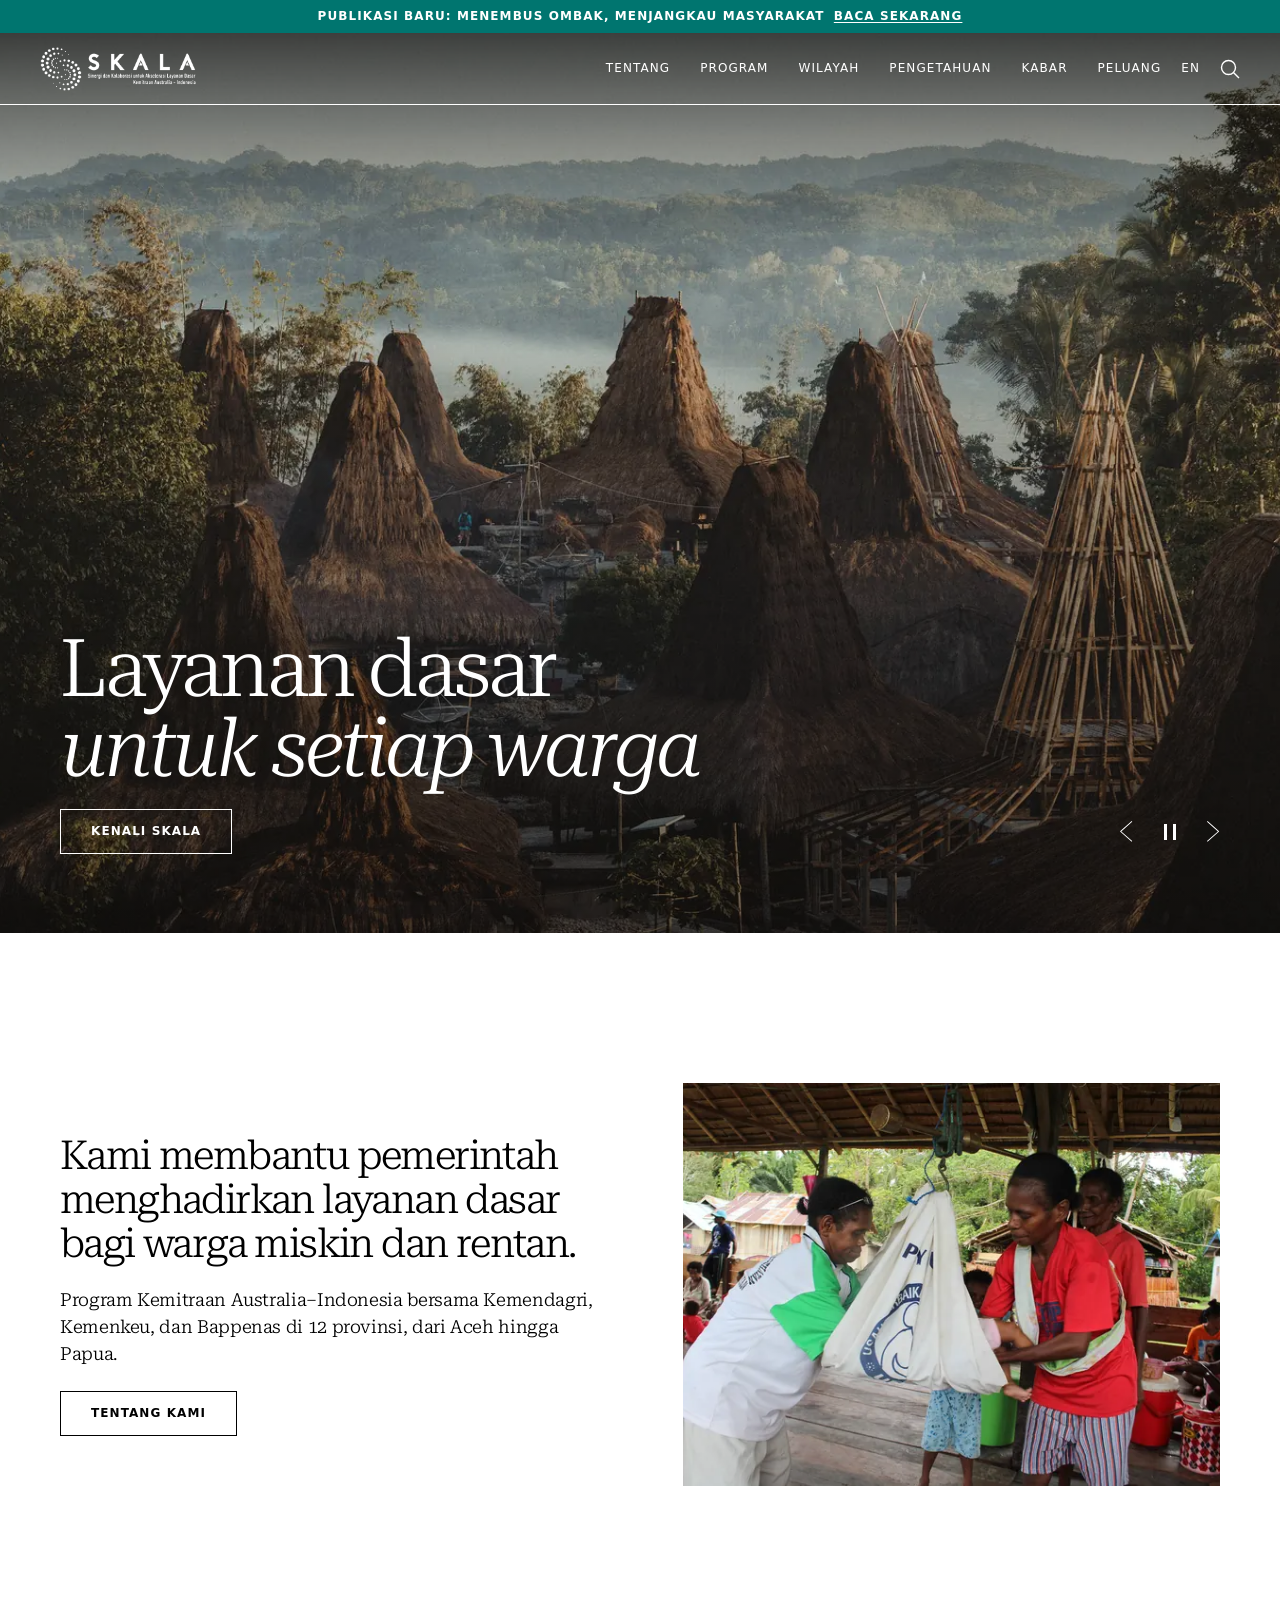
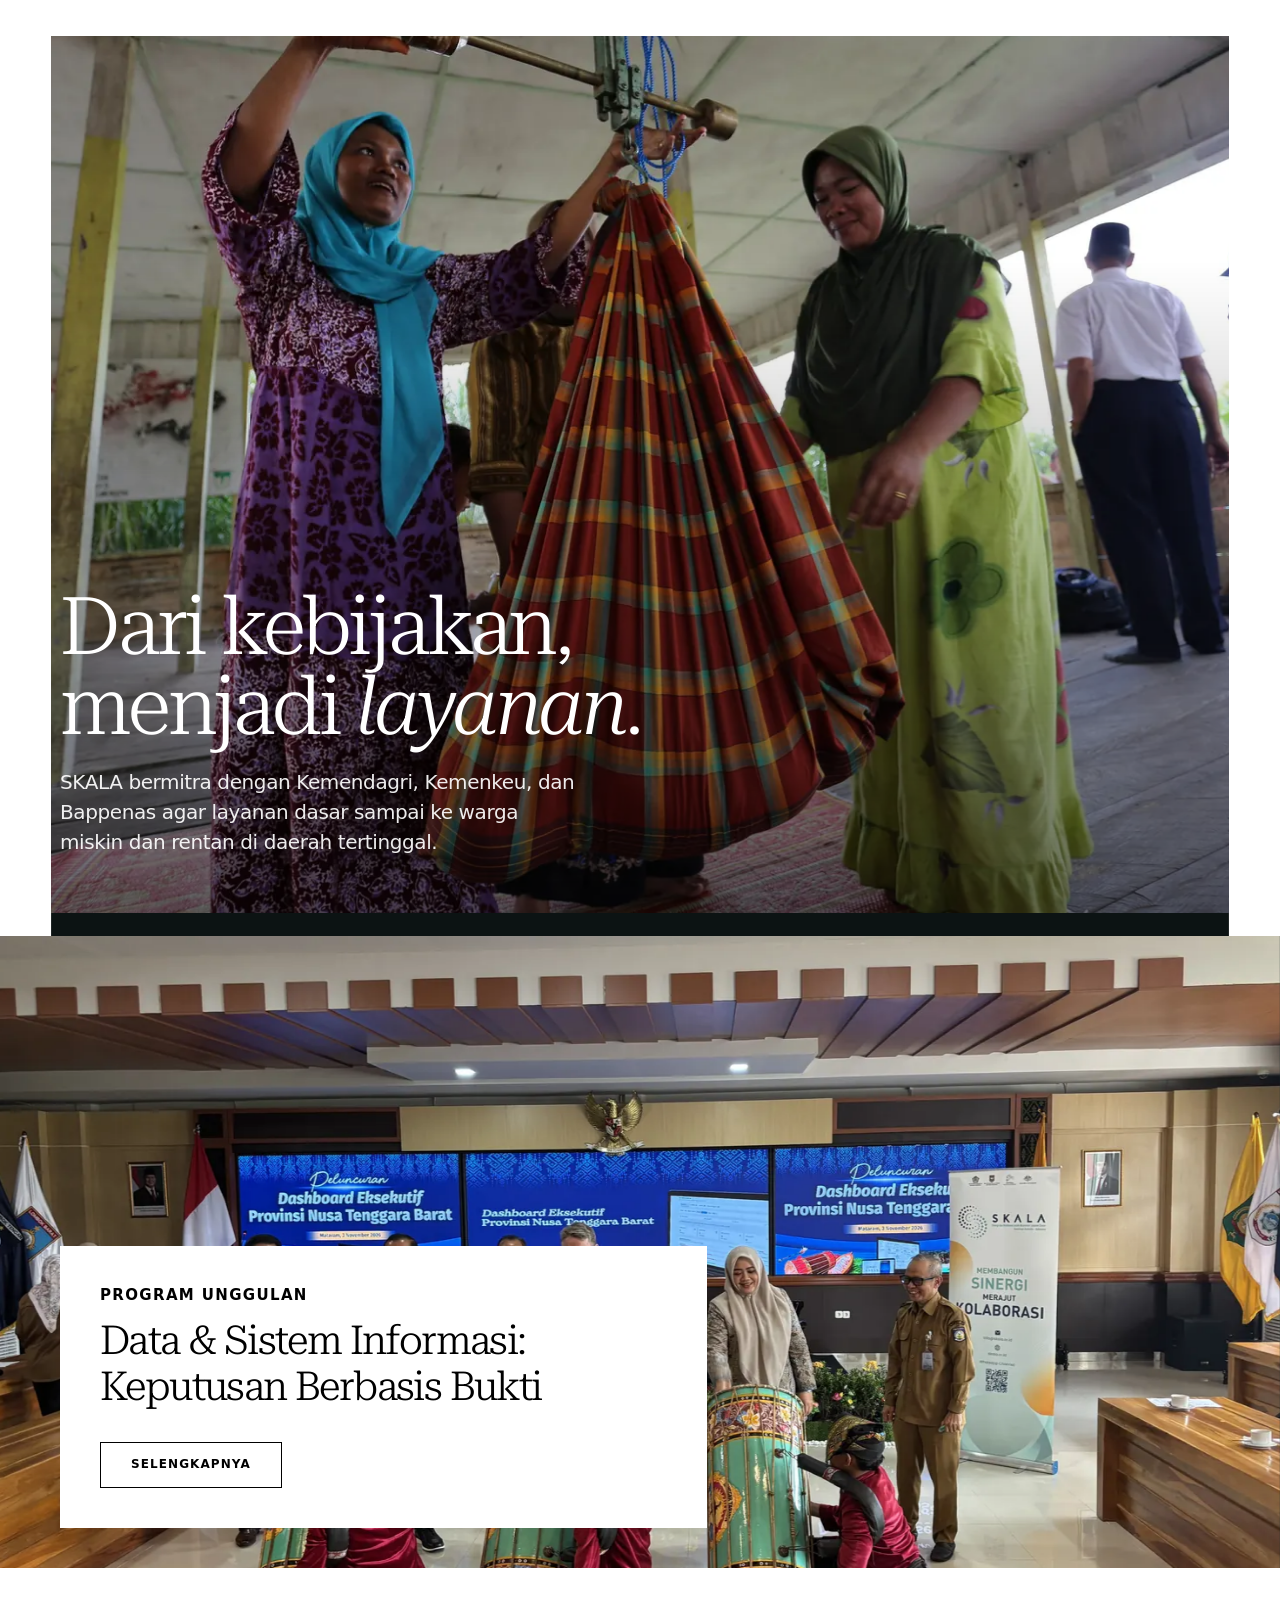
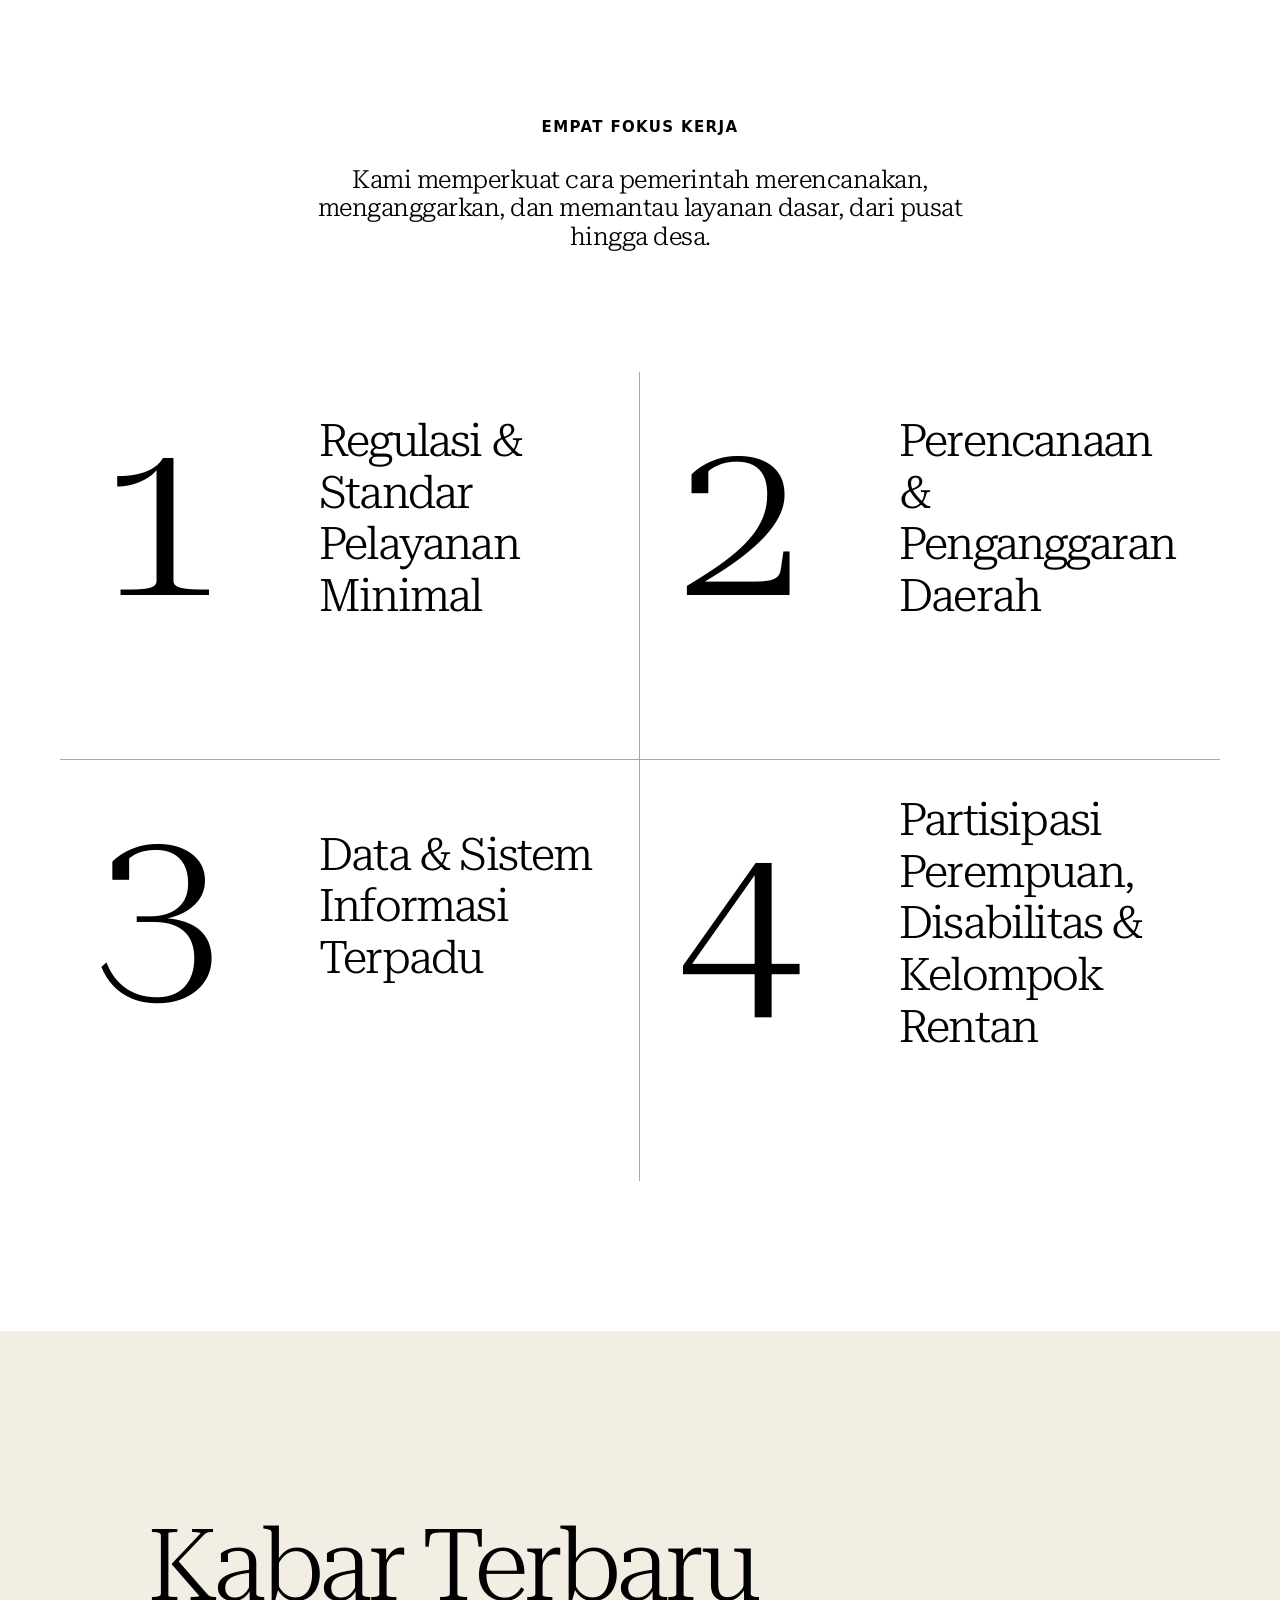
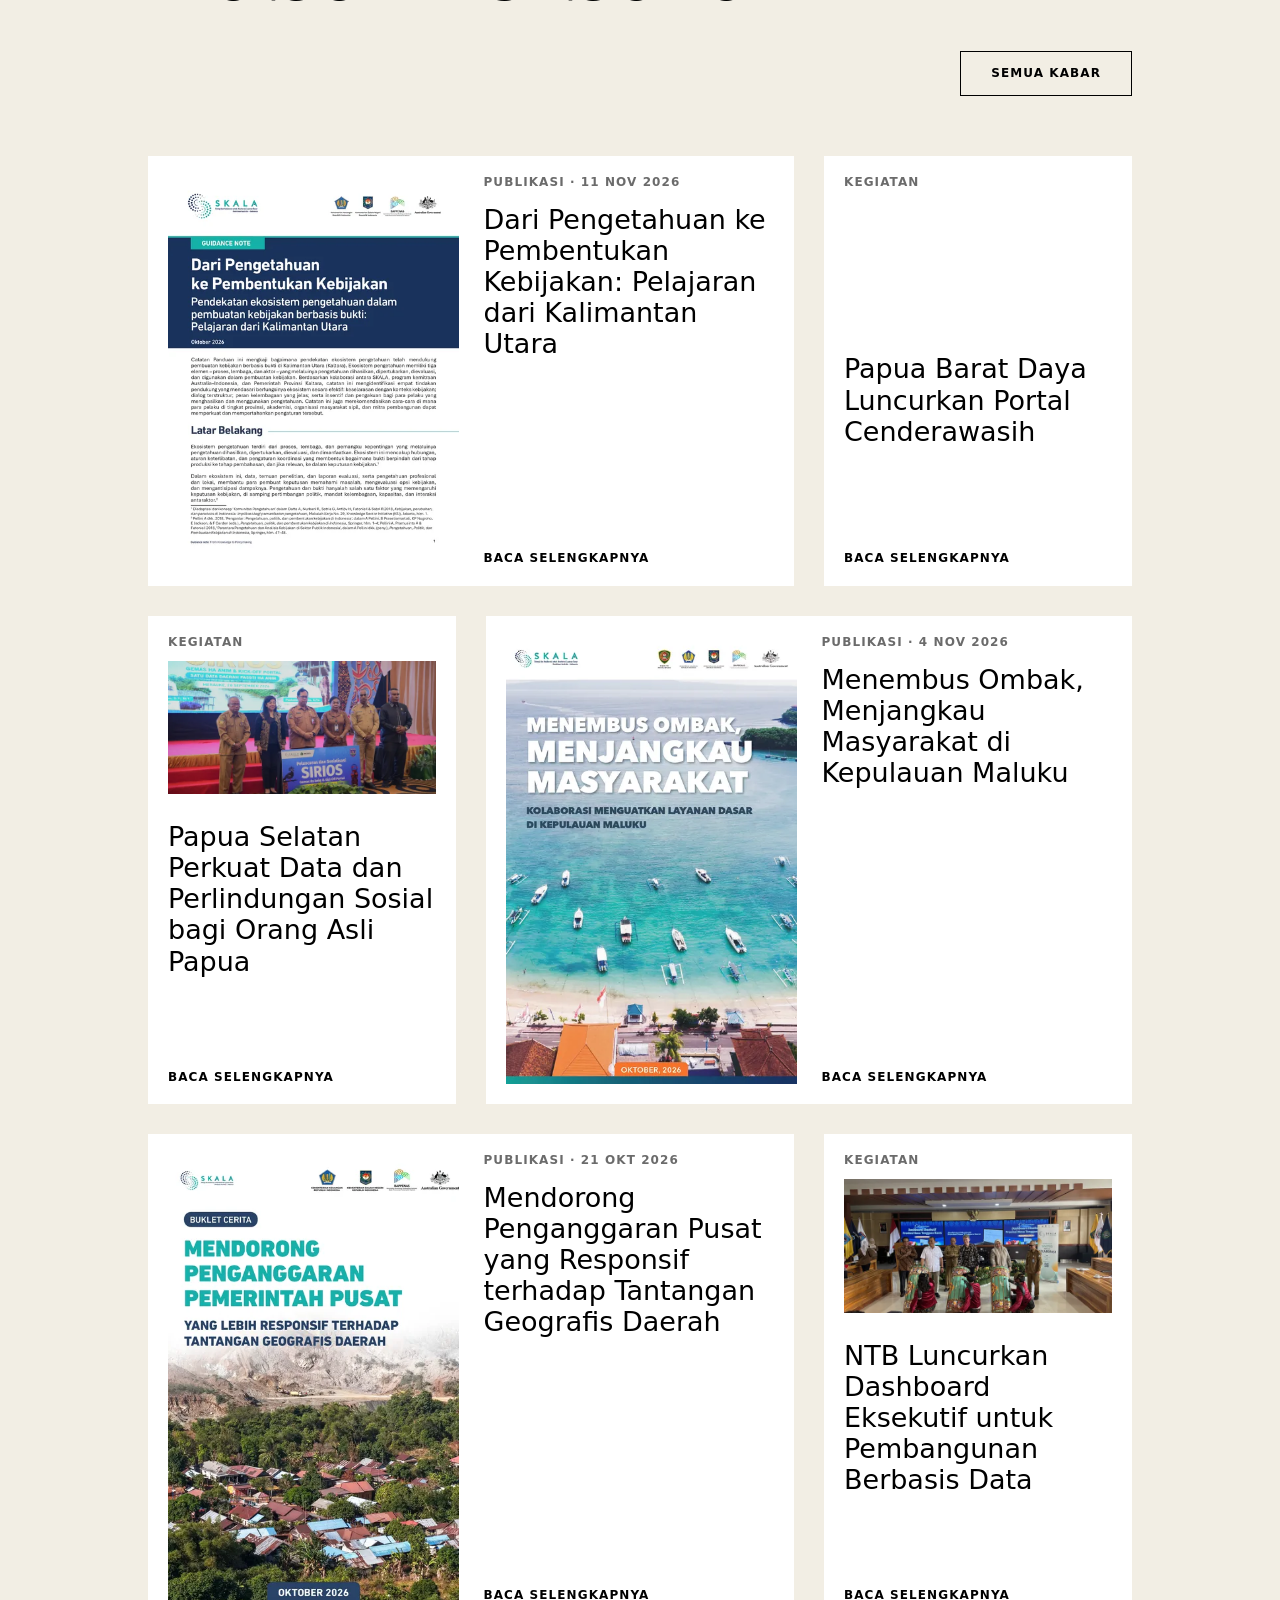
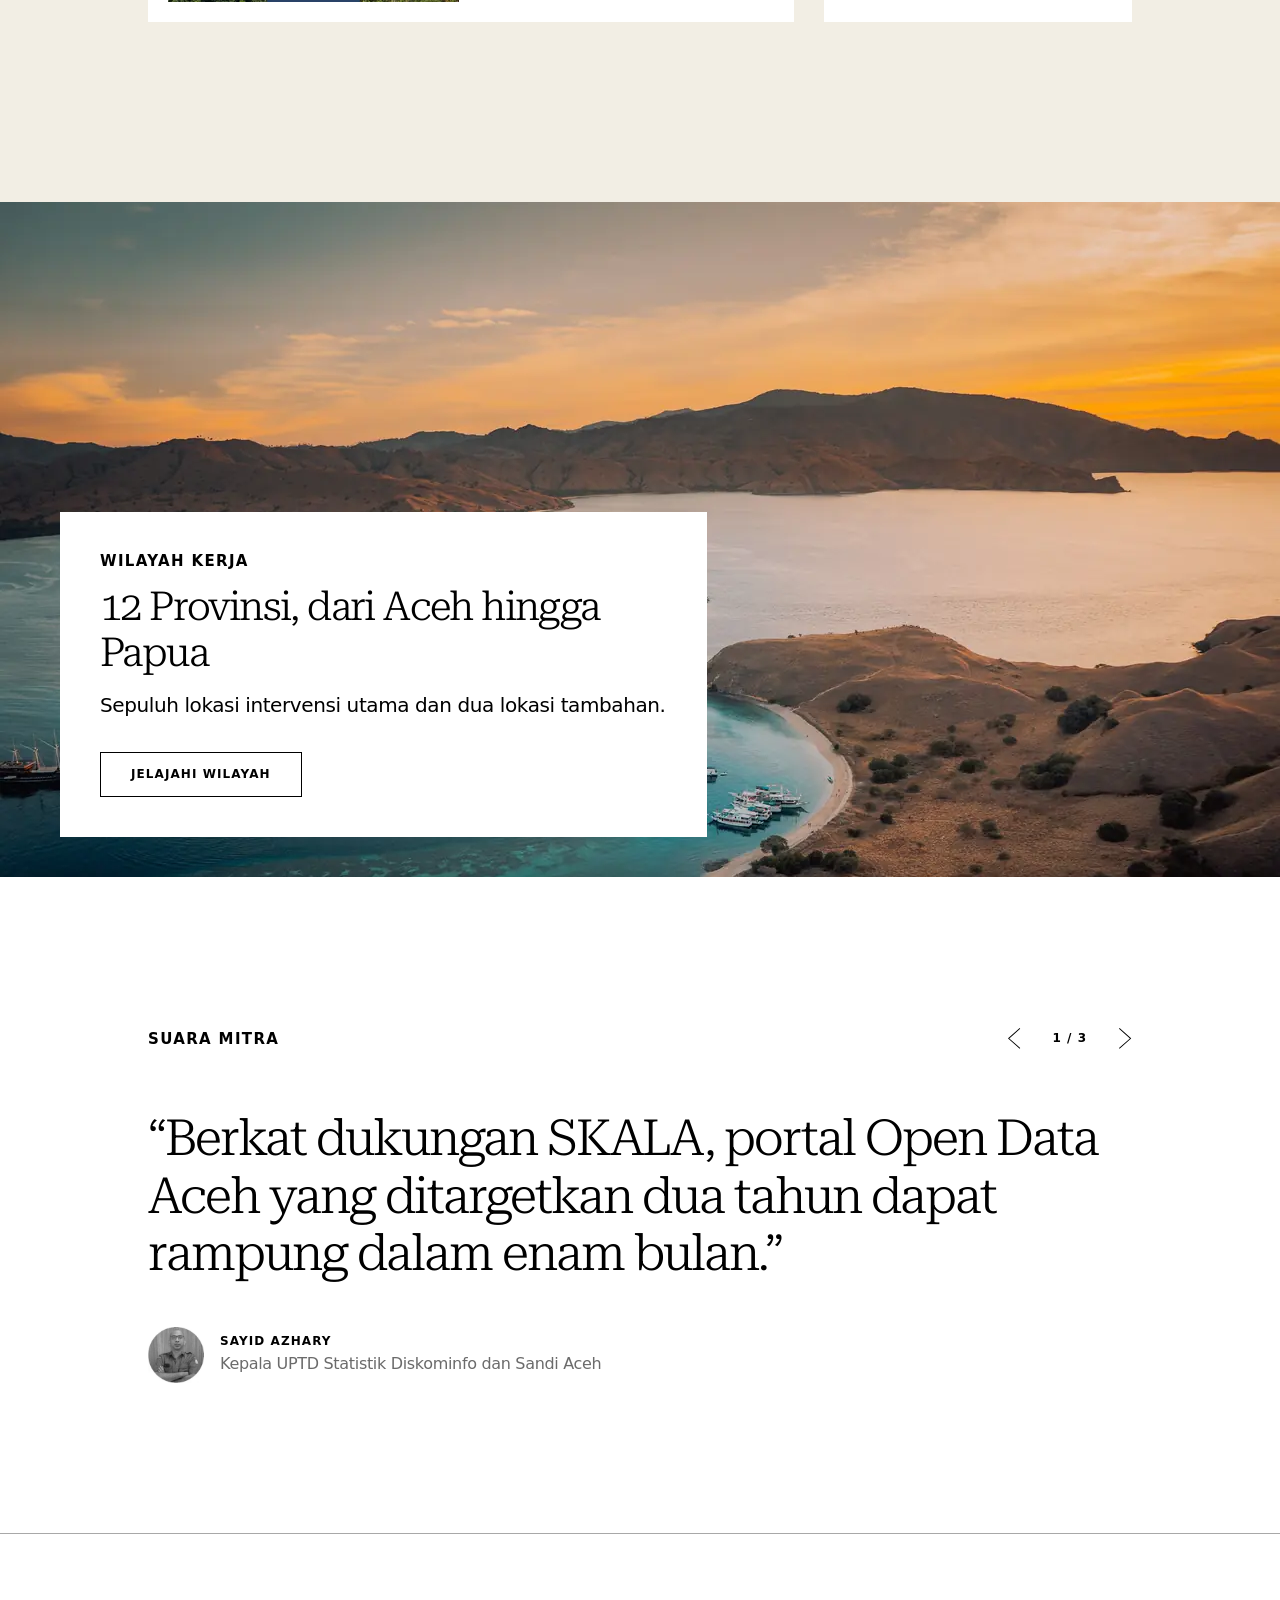
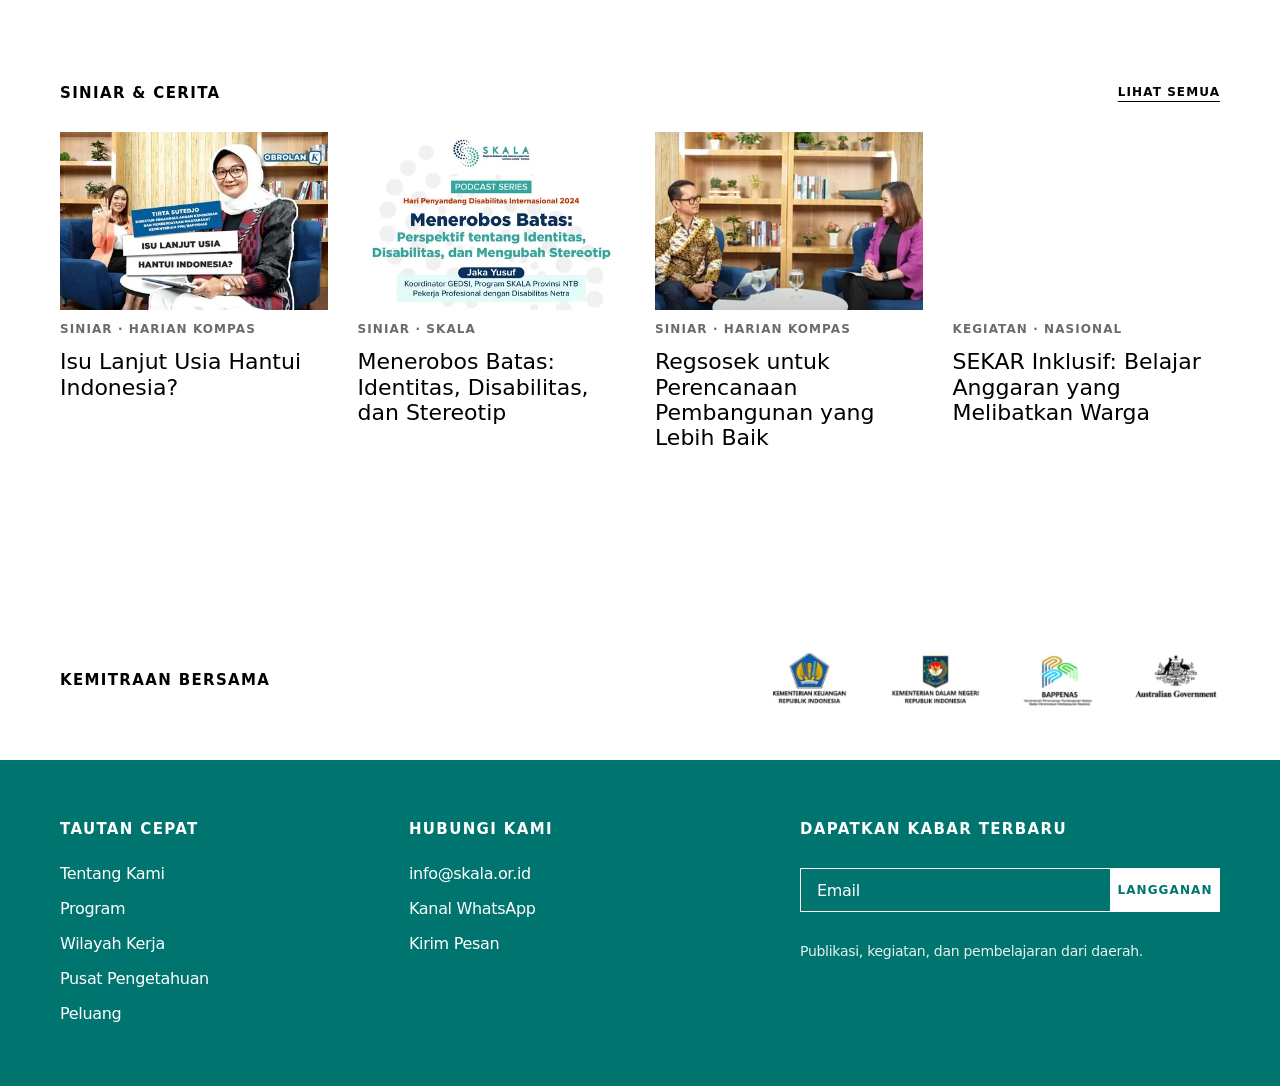
<file: redesignwebsite.html>
<!DOCTYPE html>
<html lang="id" class="no-js">
<head>
<meta charset="utf-8">
<meta name="viewport" content="width=device-width, initial-scale=1">
<title>SKALA: Sinergi dan Kolaborasi untuk Akselerasi Layanan Dasar</title>
<meta name="description" content="SKALA adalah Program Kemitraan Australia–Indonesia yang membantu pemerintah menghadirkan layanan dasar bagi warga miskin dan rentan di 12 provinsi.">
<meta name="theme-color" content="#00756F">
<link rel="preconnect" href="https://fonts.googleapis.com">
<link rel="preconnect" href="https://fonts.gstatic.com" crossorigin>
<link rel="preconnect" href="https://api.fontshare.com" crossorigin>
<link href="https://fonts.googleapis.com/css2?family=Roboto+Serif:ital,opsz,wght@0,8..144,300;1,8..144,300&display=swap" rel="stylesheet">
<link href="https://api.fontshare.com/v2/css?f[]=general-sans@400,500,600&display=swap" rel="stylesheet">
<style>
/* =====================================================================
   SKALA · redesign on The Asia Foundation homepage system
   Layout, type scale, spacing and interactions measured from the
   reference stylesheet (Tailwind 4, 4 px spacing unit).
   Licensed reference fonts swapped for free stand-ins:
     Sentinel Light  -> Roboto Serif 300 (+ italic)
     F37 Blanka      -> General Sans
   Colour roles keep the reference's structure with SKALA values:
     magenta (primary) -> SKALA teal #00756F (white text 5.2:1)
     beige             -> warm paper #F2EEE4
   ===================================================================== */

:root{
  --font-sans:"General Sans",ui-sans-serif,system-ui,-apple-system,"Segoe UI",sans-serif;
  --font-serif:"Roboto Serif",Georgia,"Times New Roman",serif;

  --black:#000;
  --white:#fff;
  --primary:#00756F;        /* SKALA teal, text-safe: reference magenta role */
  --primary-dark:#005c57;
  --teal:#0EADA5;           /* SKALA logo teal: accent only, never text on white */
  --navy:#163559;           /* SKALA logo navy */
  --beige:#F2EEE4;          /* reference beige #f2ebda, tuned to SKALA */
  --gray-muted:#a8a8a8;     /* borders and dividers */
  --gray-text:#6b6b6b;      /* reference grey caption, darkened for AA */

  --ease:cubic-bezier(.4,0,.2,1);
  --tracking-tighter:-.04em;
  --tracking-tight:-.02em;
  --tracking-widest:.09em;
}

/* ---------- reset ---------- */
*,*::before,*::after{box-sizing:border-box;margin:0;padding:0;border:0 solid}
html{-webkit-text-size-adjust:100%;scroll-behavior:smooth}
body{font-family:var(--font-sans);font-size:16px;line-height:1.3;color:var(--black);background:var(--white);-webkit-font-smoothing:antialiased;-moz-osx-font-smoothing:grayscale;text-rendering:optimizeLegibility}
img,svg{display:block;max-width:100%}
img{height:auto}
a{color:inherit;text-decoration:inherit}
button,input{font:inherit;color:inherit;background:none}
button{cursor:pointer}
ul,ol{list-style:none}
h1,h2,h3,h4,h5,h6{font-size:inherit;font-weight:inherit}
figure{margin:0}
[hidden]{display:none!important}
:focus-visible{outline:2px solid currentColor;outline-offset:3px}
body.is-locked{overflow:hidden}

.sr-only{position:absolute;width:1px;height:1px;padding:0;margin:-1px;overflow:hidden;clip:rect(0,0,0,0);white-space:nowrap;border:0}
.skip{position:absolute;left:12px;top:-60px;z-index:1000;background:var(--white);color:var(--black);padding:12px 20px;font-size:12px;font-weight:600;letter-spacing:var(--tracking-widest);text-transform:uppercase;transition:top .2s}
.skip:focus{top:12px}

/* ---------- container (reference: 1360 / 20 px, md 1440 / 60 px) ---------- */
.container{width:100%;max-width:1360px;margin-inline:auto;padding-inline:20px}
@media (min-width:768px){.container{max-width:1440px;padding-inline:60px}}
.container--narrow{max-width:1104px}
@media (min-width:768px){.container--narrow{max-width:1104px}}

/* ---------- type scale (reference values) ---------- */
p{font-family:var(--font-sans);font-size:16px;line-height:1.3;letter-spacing:var(--tracking-tight)}
@media (min-width:768px){p{font-size:20px;line-height:1.5}}

.caption{font-family:var(--font-sans);font-size:12px;line-height:1.1;font-weight:600;letter-spacing:var(--tracking-widest);text-transform:uppercase}
.section-header{font-family:var(--font-sans);font-size:15px;line-height:1.2;font-weight:600;letter-spacing:var(--tracking-widest);text-transform:uppercase}
.p-small{font-family:var(--font-sans);font-size:14px;line-height:1.3;letter-spacing:var(--tracking-tight)}
@media (min-width:768px){.p-small{font-size:16px;line-height:1.3}}

.serif{font-family:var(--font-serif);font-weight:300;letter-spacing:var(--tracking-tighter);font-optical-sizing:auto}

.h1{font-family:var(--font-serif);font-weight:300;letter-spacing:var(--tracking-tighter);font-size:clamp(52px,13vw,80px);line-height:1}
@media (min-width:768px){.h1{font-size:80px;line-height:1}}

.h2{font-family:var(--font-serif);font-weight:300;letter-spacing:var(--tracking-tighter);font-size:55px;line-height:1}
@media (min-width:768px){.h2{font-size:70px;line-height:1}}
@media (min-width:1024px){.h2{font-size:100px;line-height:1.1}}

.h3{font-family:var(--font-serif);font-weight:300;letter-spacing:var(--tracking-tighter);font-size:32px;line-height:1.1}
@media (min-width:768px){.h3{font-size:40px;line-height:1.15}}

.m-h2{font-family:var(--font-serif);font-weight:300;letter-spacing:var(--tracking-tighter);font-size:32px;line-height:1.1}
@media (min-width:768px){.m-h2{font-size:40px;line-height:1.1}}
.m-h3{font-family:var(--font-serif);font-weight:300;letter-spacing:var(--tracking-tight);font-size:18px;line-height:1.5}

.intro{font-family:var(--font-serif);font-weight:300;letter-spacing:var(--tracking-tight);font-size:22px;line-height:1.15}
@media (min-width:768px){.intro{font-size:25px;line-height:1.15}}

/* ---------- buttons (reference .btn-border / .btn) ---------- */
.btn-border,.btn{display:inline-flex;align-items:center;justify-content:center;padding:15px 30px;font-family:var(--font-sans);font-size:12px;line-height:1.1;font-weight:600;letter-spacing:var(--tracking-widest);text-transform:uppercase;text-decoration:none;transition:color .3s var(--ease),background-color .3s var(--ease),border-color .3s var(--ease);cursor:pointer;white-space:nowrap}
.btn-border{border:1px solid currentColor;color:currentColor;background:transparent}
.btn-border:hover,.btn-border:focus-visible{border-color:var(--primary);background:var(--primary);color:var(--white)}
.btn{background:var(--white);color:var(--primary);border:1px solid var(--white)}
.btn:hover,.btn:focus-visible{background:transparent;color:var(--white)}
.self-start{align-self:flex-start}

/* =====================================================================
   ANNOUNCEMENT BAR (reference: bg-primary, py-2.5, caption centred)
   ===================================================================== */
.topbar{background:var(--primary);color:var(--white);padding:10px 0}
.topbar .caption{text-align:center;font-weight:600}
.topbar a{text-decoration:underline;text-underline-offset:2px;margin-left:4px;transition:opacity .15s}
.topbar a:hover{opacity:.85}

/* =====================================================================
   HEADER
   dark schema over the hero: transparent, white line, black gradient
   light schema after scroll / when a menu is open: white, black line
   hides on scroll down, returns on scroll up
   ===================================================================== */
.site-header{position:fixed;left:0;top:0;width:100%;z-index:900;transition:transform .5s var(--ease)}
.site-header.is-hidden{transform:translateY(-105%);transition-duration:.7s}
.hbar{position:relative;width:100%;display:flex;flex-direction:column;align-items:center;justify-content:space-between;border-bottom:1px solid;transition:background-color .5s var(--ease),border-color .5s var(--ease),color .5s var(--ease)}
@media (min-width:1024px){.hbar{flex-direction:row;gap:16px;padding-inline:20px}}
@media (min-width:1280px){.hbar{padding-inline:40px}}
.site-header[data-schema="dark"] .hbar{background:transparent;border-color:var(--white);color:var(--white)}
.site-header[data-schema="dark"] .hbar::before{content:"";position:absolute;inset:0;height:300%;z-index:-1;background:linear-gradient(to bottom,var(--black),transparent);opacity:.7;pointer-events:none}
.site-header[data-schema="light"] .hbar{background:var(--white);border-color:var(--black);color:var(--black)}

.hbar__top{display:flex;align-items:center;justify-content:space-between;width:100%;padding:20px}
@media (min-width:1024px){.hbar__top{width:auto;padding:13.5px 0}}
.logo{display:block;flex-shrink:0}
.logo img{height:30px;width:auto}
@media (min-width:1024px){.logo img{height:44px}}
.logo .logo--light{display:none}
.site-header[data-schema="light"] .logo .logo--dark{display:none}
.site-header[data-schema="light"] .logo .logo--light{display:block}

.hbar__mobile{display:flex;align-items:center;gap:11px}
@media (min-width:1024px){.hbar__mobile{display:none}}
.burger{position:relative;display:flex;align-items:center;justify-content:center;width:48px;height:48px;margin:-20px -12px -20px 0}
.burger span,.burger span::before,.burger span::after{display:block;width:20px;height:2px;background:currentColor;transition:transform .3s var(--ease),opacity .3s}
.burger span{position:relative}
.burger span::before,.burger span::after{content:"";position:absolute;left:0}
.burger span::before{top:-6px}
.burger span::after{top:6px}
.burger[aria-expanded="true"] span{background:transparent}
.burger[aria-expanded="true"] span::before{transform:translateY(6px) rotate(45deg)}
.burger[aria-expanded="true"] span::after{transform:translateY(-6px) rotate(-45deg)}
.icon-btn{display:flex;align-items:center;justify-content:center;transition:opacity .15s}
.icon-btn:hover{opacity:.6}
.icon-btn svg{width:20px;height:20px}

.hbar__nav{display:none;flex:1;justify-content:flex-end;align-items:center;gap:20px}
@media (min-width:1024px){.hbar__nav{display:flex}}
.nav-primary>ul{display:flex;gap:20px}
@media (min-width:1280px){.nav-primary>ul{gap:30px}}
.nav-btn{display:block;padding:27px 0;font-size:12px;line-height:1.1;font-weight:400;letter-spacing:var(--tracking-widest);text-transform:uppercase;text-decoration:underline;text-decoration-color:transparent;text-underline-offset:5px;transition:text-decoration-color .5s var(--ease)}
.nav-btn:hover,.nav-btn[aria-expanded="true"]{text-decoration-color:currentColor}
.lang{font-size:12px;line-height:1.1;font-weight:400;letter-spacing:var(--tracking-widest);text-transform:uppercase;transition:opacity .15s}
.lang:hover{opacity:.6}

/* mega panel (reference: white, shadow-lg, p-15, rows divided) */
.mega{position:absolute;left:0;top:100%;width:100%;background:var(--white);color:var(--black);box-shadow:0 10px 15px -3px rgba(0,0,0,.1),0 4px 6px -4px rgba(0,0,0,.1);z-index:100;animation:megaIn .25s var(--ease)}
@keyframes megaIn{from{opacity:0;transform:translateY(-6px)}to{opacity:1;transform:none}}
.mega__inner{padding:60px;max-height:calc(100vh - 110px);overflow:auto}
.mrow{display:flex;gap:40px;margin-bottom:50px;padding-bottom:50px;border-bottom:1px solid var(--gray-muted)}
.mrow:last-child{margin-bottom:0;padding-bottom:0;border-bottom:0}
.mrow__label{width:16.666%;flex-shrink:0}
.mrow__links{width:66.666%;columns:2;column-gap:26px}
.mrow__end{width:16.666%;text-align:right}
.mlinks li{margin-bottom:16px;break-inside:avoid}
.mlinks li:last-child{margin-bottom:0}
.mlinks a{font-family:var(--font-serif);font-weight:300;letter-spacing:var(--tracking-tight);font-size:25px;line-height:1.15;transition:background-color .15s var(--ease)}
.mlinks a:hover,.mlinks a:focus-visible{background:var(--beige)}
.mgrid{display:grid;grid-template-columns:1fr 1fr;gap:48px}
@media (min-width:1280px){.mgrid{gap:100px}}
.mgrid .mlinks{columns:2;column-gap:48px}
@media (min-width:1280px){.mgrid .mlinks{column-gap:60px}}
.mfig{position:relative;aspect-ratio:3/2;overflow:hidden;background:var(--beige)}
.mfig img{position:absolute;inset:0;width:100%;height:100%;object-fit:cover;opacity:0;transition:opacity .4s var(--ease)}
.mfig img.is-active{opacity:1}
.mflex{display:flex;gap:40px}
.mflex__list{width:33.333%}
.mflex__feat{width:66.666%}
.mflex__feat .section-header{margin-bottom:27px}
.mcards{display:grid;grid-template-columns:1fr 1fr;gap:30px}
.mfoot{margin-top:40px;text-align:right}

/* search panel */
.search{position:absolute;left:0;top:100%;width:100%;background:var(--white);color:var(--black);border-bottom:1px solid var(--black);padding:40px 0 50px;animation:megaIn .25s var(--ease)}
.search form{display:flex;align-items:flex-end;gap:20px;border-bottom:1px solid var(--black)}
.search input{flex:1;min-width:0;font-family:var(--font-serif);font-weight:300;letter-spacing:var(--tracking-tighter);font-size:32px;line-height:1.2;padding:8px 0;outline:none}
@media (min-width:768px){.search input{font-size:50px}}
.search input::placeholder{color:#8a8a8a}
.search .btn-border{margin-bottom:12px}

/* mobile nav (reference: full-height white panel, rows bordered black) */
.mnav{position:absolute;left:0;top:100%;width:100%;height:calc(100vh - var(--hb,70px));height:calc(100dvh - var(--hb,70px));overflow:auto;background:var(--white);color:var(--black);border-top:1px solid var(--black);padding-bottom:60px}
@media (min-width:1024px){.mnav{display:none!important}}
.mnav>ul>li{border-bottom:1px solid var(--black)}
.mnav__btn{display:flex;justify-content:space-between;align-items:center;width:100%;padding:22px 20px;font-size:15px;line-height:1.2;font-weight:600;letter-spacing:var(--tracking-widest);text-transform:uppercase;text-align:left}
.mnav__btn svg{width:14px;height:14px;transition:transform .3s var(--ease)}
.mnav__btn[aria-expanded="true"] svg{transform:rotate(45deg)}
.mnav__sub{padding:0 20px 26px}
.mnav__sub li{margin-bottom:14px}
.mnav__sub a{font-family:var(--font-serif);font-weight:300;font-size:22px;line-height:1.15;letter-spacing:var(--tracking-tight)}
.mnav__lang{display:flex;gap:24px;padding:24px 20px}
.mnav__lang a{font-size:12px;font-weight:600;letter-spacing:var(--tracking-widest);text-transform:uppercase}
.mnav__lang a[aria-current]{text-decoration:underline;text-underline-offset:5px}

/* =====================================================================
   HERO (reference: h-screen, min-h-150, pb-19.75, bottom gradient,
   constant serif line + italic rotating line, outline CTA, chevrons)
   ===================================================================== */
.hero{position:relative;height:100vh;height:100svh;min-height:600px;overflow:hidden;padding-bottom:79px;color:var(--white);background:#1b2a2a}
.hero::after{content:"";position:absolute;left:0;bottom:0;width:100%;height:75%;background:linear-gradient(to bottom,transparent,rgba(0,0,0,.5));z-index:2;pointer-events:none}
.hero__media{position:absolute;inset:0;z-index:1}
.hero__img{position:absolute;inset:0;opacity:0;transition:opacity 1.2s var(--ease)}
.hero__img.is-active{opacity:1}
.hero__img img{width:100%;height:100%;object-fit:cover;object-position:center;transform:scale(1.04);transition:transform 7s linear}
.hero__img.is-active img{transform:scale(1)}
.hero .container{position:relative;z-index:5;height:100%;display:flex;align-items:flex-end}
.hero__inner{width:100%}
.hero__rot{display:grid;margin:-16px 0}
.hero__rot>span{grid-area:1/1;padding:16px 0;font-style:italic;opacity:0;transform:translateY(40px);transition:opacity .8s var(--ease),transform .8s var(--ease);text-wrap:balance}
.hero__rot>span.is-active{opacity:1;transform:none}
.hero__ctrl{display:flex;justify-content:space-between;align-items:center;gap:20px;margin-top:20px}
.hero__ctas{display:grid}
.hero__ctas>a{grid-area:1/1;justify-self:start;opacity:0;visibility:hidden;transition:opacity .6s var(--ease),visibility 0s .6s,color .3s,background-color .3s,border-color .3s}
.hero__ctas>a.is-active{opacity:1;visibility:visible;transition:opacity .6s var(--ease),visibility 0s,color .3s,background-color .3s,border-color .3s}
.pager{display:flex;align-items:center;gap:30px}
.pager button{width:13px;height:23px;transition:opacity .15s}
.pager button:hover{opacity:.8}
.pager svg{width:100%;height:100%}
.pager .pause{width:14px;height:16px}

/* =====================================================================
   TEXT + MEDIA (reference: py-25 lg:py-37.5, 2 columns, gap 65/85)
   ===================================================================== */
.tm{padding:100px 0;background:var(--white)}
@media (min-width:1024px){.tm{padding:150px 0}}
.tm__grid{display:grid;grid-template-columns:1fr;gap:65px;align-items:center}
@media (min-width:1024px){.tm__grid{grid-template-columns:1fr 1fr;gap:85px}}
.tm__copy{display:flex;flex-direction:column;gap:18px}
@media (min-width:1024px){.tm__copy{gap:20px}}
.tm__copy .btn-border{margin-top:4px}
.tm__fig img{width:100%;aspect-ratio:4/3;object-fit:cover}

/* =====================================================================
   PERNYATAAN (dari index.html: "Dari kebijakan, menjadi layanan.")
   foto layar penuh, bingkai melebar saat scroll, judul serif kiri-bawah
   ===================================================================== */
.firm{position:relative;background:var(--white)}
.firm__frame{position:relative;display:flex;align-items:flex-end;height:100vh;height:100svh;min-height:600px;overflow:hidden;background:#1b2a2a;color:var(--white);clip-path:inset(0 4% 0 4%)}
.firm__img{position:absolute;left:0;top:-8%;width:100%;height:116%;object-fit:cover;will-change:transform}
.firm__frame::after{content:"";position:absolute;left:0;bottom:0;width:100%;height:75%;z-index:1;background:linear-gradient(to bottom,transparent,rgba(0,0,0,.55));pointer-events:none}
.firm .container{position:relative;z-index:2;padding-bottom:79px}
.firm__t{margin-bottom:20px}
.firm__t em{font-style:italic}
.firm__p{max-width:26em;color:rgba(255,255,255,.92)}

/* =====================================================================
   FEATURED (reference: full-bleed photo, white card bottom-left,
   pt-87 / md:pt-67.5, card p-7.5 / md:p-10, max-w 647)
   ===================================================================== */
.feat{position:relative;padding:40px 0;overflow:hidden;background:#1b2a2a}
.feat__fig{position:absolute;inset:0;z-index:1;overflow:hidden}
.feat__fig img{position:absolute;left:0;top:-12%;width:100%;height:124%;object-fit:cover;will-change:transform}
.feat .container{position:relative;z-index:10;padding-top:348px}
@media (min-width:768px){.feat .container{padding-top:270px}}
.feat__card{background:var(--white);color:var(--black);padding:30px;max-width:647px}
@media (min-width:768px){.feat__card{padding:40px}}
.feat__card>*+*{margin-top:14px}
.feat__card .btn-border{margin-top:18px}

/* =====================================================================
   IMPACT AREAS -> FOKUS KERJA (reference: centred header, 2×2 grid,
   giant serif numerals, photo revealed on hover)
   ===================================================================== */
.pillars{padding:100px 0}
@media (min-width:1024px){.pillars{padding:150px 0}}
.pillars .container{display:flex;flex-direction:column;gap:64px}
@media (min-width:768px){.pillars .container{gap:120px}}
.pillars__head{display:flex;flex-direction:column;align-items:center;text-align:center;gap:18px;max-width:648px;margin-inline:auto}
@media (min-width:768px){.pillars__head{gap:30px}}
.pillars__grid{display:grid;grid-template-columns:1fr}
@media (min-width:768px){.pillars__grid{grid-template-columns:1fr 1fr}}
.pillar{position:relative;display:block;padding:30px 0;border-bottom:1px solid var(--gray-muted);overflow:hidden;transition:color .3s var(--ease)}
.pillar:last-child{border-bottom:0}
@media (min-width:768px){
  .pillar{padding:32px 36px}
  .pillar:nth-child(odd){border-right:1px solid var(--gray-muted)}
  .pillar:nth-child(n+3){border-bottom:0}
}
@media (min-width:1280px){.pillar{padding:34px 36px 128px}}
.pillar__bg{position:absolute;inset:0;opacity:0;transition:opacity .3s var(--ease);pointer-events:none;z-index:0}
.pillar__bg img{width:100%;height:100%;object-fit:cover}
.pillar__bg::after{content:"";position:absolute;inset:0;background:rgba(0,0,0,.45)}
.pillar:hover,.pillar:focus-visible{color:var(--white)}
.pillar:hover .pillar__bg,.pillar:focus-visible .pillar__bg{opacity:1}
.pillar:focus-visible{outline-offset:-4px}
.pillar__in{position:relative;z-index:10;display:flex;align-items:flex-start;gap:40px}
@media (min-width:768px){.pillar__in{align-items:center}}
@media (min-width:1280px){.pillar__in{gap:88px}}
.pillar__num{display:block;font-family:var(--font-serif);font-weight:300;font-size:120px;line-height:1;letter-spacing:var(--tracking-tighter);margin-top:-18px;min-width:.6em}
@media (min-width:768px){.pillar__num{margin-top:0}}
@media (min-width:1280px){.pillar__num{font-size:225px}}
.pillar__title{font-family:var(--font-serif);font-weight:300;letter-spacing:var(--tracking-tighter);font-size:32px;line-height:1.1}
@media (min-width:640px){.pillar__title{font-size:22px;line-height:1.15}}
@media (min-width:1024px){.pillar__title{font-size:32px;line-height:1.1}}
@media (min-width:1280px){.pillar__title{font-size:45px;line-height:1.15}}

/* =====================================================================
   LATEST THINKING -> KABAR TERBARU (reference: bg-beige, py-20 lg:py-45,
   max-w 1104, grid 3 cols, wide card (2) + narrow card (1) alternating)
   ===================================================================== */
.latest{background:var(--beige);padding:80px 0}
@media (min-width:1024px){.latest{padding:180px 0}}
.latest__stack>*+*{margin-top:30px}
.latest__more{display:flex;justify-content:flex-end;margin-bottom:40px}
@media (min-width:1024px){.latest__more{max-width:648px;margin-left:auto;margin-bottom:60px}}
.latest__grid{display:grid;grid-template-columns:1fr;gap:30px}
@media (min-width:1024px){.latest__grid{grid-template-columns:repeat(3,1fr)}.span-2{grid-column:span 2}}

.card{position:relative;background:var(--white);padding:20px;height:100%;cursor:pointer}
.card--wide{display:grid;grid-template-columns:1fr;gap:15px}
@media (min-width:1024px){.card--wide{grid-template-columns:1fr 1fr;gap:25px}}
.card--narrow{display:flex;flex-direction:column;gap:15px}
@media (min-width:1024px){.card--narrow{gap:12px}}
.media{position:relative;overflow:hidden}
.media::before{content:"";position:absolute;inset:0;background:var(--black);opacity:0;transition:opacity .15s var(--ease);z-index:1;pointer-events:none}
.card:hover .media::before,.story:hover .media::before,.mcard:hover .media::before,.card:focus-within .media::before,.story:focus-within .media::before{opacity:.2}
.media img{width:100%;height:100%;object-fit:cover}
.card .media img{aspect-ratio:322/215}
@media (min-width:1024px){
  .card--wide .media img{aspect-ratio:73/98}
  .card--narrow .media img{aspect-ratio:271/218}
}
.cover{object-position:top}
.card__body{display:flex;flex-direction:column;justify-content:space-between;gap:12px}
@media (min-width:1024px){.card__body{height:100%}}
.card__body>div>*+*{margin-top:15px}
.meta{color:var(--gray-text)}
.card__title{font-family:var(--font-sans);font-size:27px;line-height:1.15;font-weight:400;letter-spacing:0}
.card__title a{text-decoration:underline;text-decoration-color:transparent;text-underline-offset:4px;text-decoration-thickness:1px;transition:text-decoration-color .2s}
.card:hover .card__title a,.story:hover .story__title a,.mcard:hover a{text-decoration-color:currentColor}
.stretch::after{content:"";position:absolute;inset:0;z-index:2}
.more-link{display:inline-block}
.lg-only{display:none}
@media (min-width:1024px){.lg-only{display:block}.lg-hide{display:none}}

/* =====================================================================
   BLOCKQUOTE -> SUARA MITRA (reference blockquote style:
   serif 32/50 light with curly quotes, uppercase citation)
   ===================================================================== */
.quotes{padding:100px 0;border-bottom:1px solid var(--gray-muted)}
@media (min-width:1024px){.quotes{padding:150px 0}}
.quotes__head{display:flex;justify-content:space-between;align-items:center;gap:20px;margin-bottom:40px}
@media (min-width:768px){.quotes__head{margin-bottom:60px}}
.quotes__slides{display:grid}
.quote{grid-area:1/1;opacity:0;visibility:hidden;transform:translateY(16px);transition:opacity .6s var(--ease),transform .6s var(--ease),visibility 0s .6s}
.quote.is-active{opacity:1;visibility:visible;transform:none;transition:opacity .6s var(--ease),transform .6s var(--ease),visibility 0s}
.quote blockquote p{font-family:var(--font-serif);font-weight:300;letter-spacing:var(--tracking-tighter);font-size:32px;line-height:1.1;text-wrap:pretty}
@media (min-width:768px){.quote blockquote p{font-size:50px;line-height:1.15}}
.quote blockquote p::before{content:"\201C"}
.quote blockquote p::after{content:"\201D"}
.quote figcaption{display:flex;align-items:center;gap:16px;margin-top:30px}
@media (min-width:768px){.quote figcaption{margin-top:44px}}
.quote figcaption img{width:56px;height:56px;object-fit:cover;flex-shrink:0;filter:grayscale(1)}
.quote cite{font-style:normal}
.quote cite .caption{display:block}
.quote cite .p-small{display:block;margin-top:6px;color:var(--gray-text)}
.pager--dark{color:var(--black)}
.pager__count{font-size:12px;font-weight:600;letter-spacing:var(--tracking-widest);min-width:3.2em;text-align:center}

/* =====================================================================
   LATEST STORIES -> SINIAR & CERITA (reference: section-spacing,
   section-header my-7.5, 4-up grid)
   ===================================================================== */
.stories{padding:100px 0}
@media (min-width:1024px){.stories{padding:150px 0}}
.stories__head{display:flex;justify-content:space-between;align-items:center;gap:20px;margin:0 0 30px}
.stories__grid{display:grid;grid-template-columns:1fr;gap:40px 30px}
@media (min-width:768px){.stories__grid{grid-template-columns:1fr 1fr}}
@media (min-width:1024px){.stories__grid{grid-template-columns:repeat(4,1fr)}}
.story{position:relative;cursor:pointer}
.story>*+*{margin-top:13px}
.story .media img{aspect-ratio:3/2}
.story__title{font-family:var(--font-sans);font-size:20px;line-height:1.2;font-weight:400}
@media (min-width:768px){.story__title{font-size:22px;line-height:1.15}}
.story__title a{text-decoration:underline;text-decoration-color:transparent;text-underline-offset:4px;text-decoration-thickness:1px;transition:text-decoration-color .2s}
.link-u{font-size:12px;line-height:1.1;font-weight:600;letter-spacing:var(--tracking-widest);text-transform:uppercase;text-decoration:underline;text-underline-offset:5px;transition:color .15s}
.link-u:hover{color:var(--primary)}

/* mega-menu featured cards */
.mcard{position:relative}
.mcard>*+*{margin-top:13px}
.mcard .media img{aspect-ratio:3/2;object-position:top}
.mcard a{font-family:var(--font-sans);font-size:18px;line-height:1.2;text-decoration:underline;text-decoration-color:transparent;text-underline-offset:4px;transition:text-decoration-color .2s}

/* =====================================================================
   FOOTER (reference: bg-primary, py-12.5 md:pt-15 md:pb-5,
   quick links + newsletter)
   co-branding band added above for the four partner logos
   ===================================================================== */
.partners{background:var(--white);padding:50px 0}
.partners .container{display:flex;flex-direction:column;gap:24px}
@media (min-width:1024px){.partners .container{flex-direction:row;align-items:center;justify-content:space-between}}
.partners ul{display:flex;flex-wrap:wrap;align-items:center;gap:20px 40px}
.partners img{height:52px;width:auto}
@media (min-width:768px){.partners img{height:60px}}

.footer{background:var(--primary);color:var(--white);padding:50px 0}
@media (min-width:768px){.footer{padding:60px 0}}
.footer .container{display:flex;flex-direction:column;gap:60px}
@media (min-width:1024px){.footer .container{gap:100px}}
.footer__top{display:flex;flex-direction:column;gap:60px}
@media (min-width:768px){.footer__top{flex-direction:row;gap:100px}}
.footer__cols{display:flex;flex-direction:column;gap:40px}
@media (min-width:768px){.footer__cols{flex-direction:row;gap:100px}}
@media (min-width:1024px){.footer__cols{gap:200px}}
.fcol{display:flex;flex-direction:column;gap:15px}
@media (min-width:768px){.fcol{gap:24px}}
.fcol ul{display:flex;flex-direction:column;gap:5px}
@media (min-width:1024px){.fcol ul{gap:10px}}
.fcol a{display:inline-block;min-height:24px;padding-block:2px;text-decoration:none}
.fcol a:hover{text-decoration:underline;text-underline-offset:3px}
.news{display:flex;flex-direction:column;gap:15px;width:100%;margin-left:auto;flex:1}
@media (min-width:768px){.news{gap:30px}}
@media (min-width:1024px){.news{max-width:420px}}
.news__form{position:relative}
.news__form input{width:100%;height:44px;padding:0 125px 0 16px;border:1px solid var(--white);background:transparent;color:var(--white);font-size:16px;letter-spacing:var(--tracking-tight);outline:none}
.news__form input::placeholder{color:var(--white);opacity:1}
.news__form input:focus{box-shadow:0 0 0 1px var(--white)}
.news__form .btn{position:absolute;top:0;right:0;height:44px;width:110px;padding:0}
.news__note{font-size:14px;line-height:1.3;opacity:.9}

/* ---------- reduced motion ---------- */
@media (prefers-reduced-motion:reduce){
  html{scroll-behavior:auto}
  *,*::before,*::after{animation-duration:.01ms!important;animation-iteration-count:1!important;transition-duration:.01ms!important;transition-delay:0s!important}
  .hero__img img{transform:none!important}
  .feat__fig img{transform:none!important}
}
</style>
</head>
<body>
<a class="skip" href="#main">Lewati ke konten</a>

<svg width="0" height="0" style="position:absolute" aria-hidden="true" focusable="false">
  <symbol id="i-prev" viewBox="0 0 15 24"><path fill="currentColor" d="M.424 12.248 0 11.874l.424-.374 13-11.5.662.748L1.509 11.874 14.086 23l-.662.748z"/></symbol>
  <symbol id="i-next" viewBox="0 0 15 24"><path fill="currentColor" d="m13.662 11.5.424.374-.424.374-13 11.5L0 23l12.577-11.126L0 .748.662 0z"/></symbol>
  <symbol id="i-search" viewBox="0 0 20 20"><path fill="none" stroke="currentColor" stroke-width="1.4" d="M8.5 15.5a7 7 0 1 0 0-14 7 7 0 0 0 0 14Zm4.95-2.05L19 19"/></symbol>
  <symbol id="i-plus" viewBox="0 0 14 14"><path fill="none" stroke="currentColor" stroke-width="1.4" d="M7 0v14M0 7h14"/></symbol>
  <symbol id="i-pause" viewBox="0 0 14 16"><path fill="currentColor" d="M1 0h3v16H1zM10 0h3v16h-3z"/></symbol>
  <symbol id="i-play" viewBox="0 0 14 16"><path fill="currentColor" d="M1 0l13 8-13 8z"/></symbol>
</svg>

<!-- ANNOUNCEMENT BAR -->
<aside class="topbar" id="topbar" aria-label="Pengumuman">
  <div class="container">
    <p class="caption">Publikasi baru: Menembus Ombak, Menjangkau Masyarakat <a href="/pengetahuan/">Baca sekarang</a></p>
  </div>
</aside>

<!-- HEADER -->
<header class="site-header" id="header" data-schema="dark">
  <div class="hbar">
    <div class="hbar__top">
      <a class="logo" href="index.html">
        <img class="logo--dark" src="assets/skala-logo-white.png" width="500" height="138" alt="SKALA, ke beranda">
        <img class="logo--light" src="assets/skala-logo.png" width="600" height="165" alt="SKALA, ke beranda">
      </a>
      <div class="hbar__mobile">
        <button class="icon-btn" type="button" data-search-toggle aria-expanded="false" aria-controls="search"><span class="sr-only">Cari</span><svg aria-hidden="true"><use href="#i-search"/></svg></button>
        <button class="burger" type="button" id="burger" aria-expanded="false" aria-controls="mnav"><span></span><b class="sr-only">Menu</b></button>
      </div>
    </div>

    <div class="hbar__nav">
      <nav class="nav-primary" aria-label="Menu utama">
        <ul>
          <li><button class="nav-btn" type="button" aria-expanded="false" aria-controls="m-tentang">Tentang</button></li>
          <li><button class="nav-btn" type="button" aria-expanded="false" aria-controls="m-program">Program</button></li>
          <li><button class="nav-btn" type="button" aria-expanded="false" aria-controls="m-wilayah">Wilayah</button></li>
          <li><button class="nav-btn" type="button" aria-expanded="false" aria-controls="m-pengetahuan">Pengetahuan</button></li>
          <li><button class="nav-btn" type="button" aria-expanded="false" aria-controls="m-kabar">Kabar</button></li>
          <li><button class="nav-btn" type="button" aria-expanded="false" aria-controls="m-peluang">Peluang</button></li>
        </ul>
      </nav>
      <a class="lang" href="/en/" lang="en" hreflang="en"><span aria-hidden="true">EN</span><span class="sr-only">English</span></a>
      <button class="icon-btn" type="button" data-search-toggle aria-expanded="false" aria-controls="search"><span class="sr-only">Cari</span><svg aria-hidden="true"><use href="#i-search"/></svg></button>
    </div>

    <!-- mega panels -->
    <div class="mega" id="m-tentang" hidden>
      <ul class="mega__inner">
        <li class="mrow">
          <div class="mrow__label"><p class="caption">Tentang SKALA</p></div>
          <ul class="mrow__links mlinks">
            <li><a href="/tentang-kami/">Tentang Kami</a></li>
            <li><a href="/tentang-kami/kemitraan/">Kemitraan</a></li>
            <li><a href="/tentang-kami/tim/">Tim &amp; Kantor</a></li>
            <li><a href="/komunitas-mitra/">Komunitas &amp; Mitra</a></li>
          </ul>
          <div class="mrow__end"></div>
        </li>
        <li class="mrow">
          <div class="mrow__label"><p class="caption">Dampak</p></div>
          <ul class="mrow__links mlinks">
            <li><a href="/dampak/capaian/">Capaian Program</a></li>
            <li><a href="/dampak/testimoni/">Testimoni</a></li>
          </ul>
          <div class="mrow__end"></div>
        </li>
      </ul>
    </div>

    <div class="mega" id="m-program" hidden>
      <ul class="mega__inner">
        <li class="mrow">
          <div class="mrow__label"><p class="caption">Fokus Kerja</p></div>
          <ul class="mrow__links mlinks">
            <li><a href="/program/regulasi/">Regulasi &amp; Standar</a></li>
            <li><a href="/program/perencanaan/">Perencanaan &amp; Anggaran</a></li>
            <li><a href="/program/sistem-data/">Data &amp; Sistem Informasi</a></li>
            <li><a href="/program/gedsi/">Partisipasi &amp; GEDSI</a></li>
            <li><a href="/program/">Semua Program</a></li>
          </ul>
          <div class="mrow__end"></div>
        </li>
        <li class="mrow">
          <div class="mrow__label"><p class="caption">Capaian Akhir</p></div>
          <ul class="mrow__links mlinks">
            <li><a href="/dampak/capaian/#eopo-1">Pusat</a></li>
            <li><a href="/dampak/capaian/#eopo-2">Daerah</a></li>
            <li><a href="/dampak/capaian/#eopo-3">Warga</a></li>
          </ul>
          <div class="mrow__end"></div>
        </li>
      </ul>
    </div>

    <div class="mega" id="m-wilayah" hidden>
      <div class="mega__inner">
        <div class="mgrid">
          <div>
            <ul class="mlinks" data-wil-list>
              <li><a href="wilayah-provinsi.html?p=aceh" data-img="0">Aceh</a></li>
              <li><a href="wilayah-provinsi.html?p=kalimantan-utara" data-img="1">Kalimantan Utara</a></li>
              <li><a href="wilayah-provinsi.html?p=gorontalo" data-img="2">Gorontalo</a></li>
              <li><a href="wilayah-provinsi.html?p=nusa-tenggara-barat" data-img="3">Nusa Tenggara Barat</a></li>
              <li><a href="wilayah-provinsi.html?p=nusa-tenggara-timur" data-img="4">Nusa Tenggara Timur</a></li>
              <li><a href="wilayah-provinsi.html?p=maluku">Maluku</a></li>
              <li><a href="wilayah-provinsi.html?p=papua-barat-daya" data-img="5">Papua Barat Daya</a></li>
              <li><a href="wilayah-provinsi.html?p=papua-barat" data-img="6">Papua Barat</a></li>
              <li><a href="wilayah-provinsi.html?p=papua-tengah" data-img="7">Papua Tengah</a></li>
              <li><a href="wilayah-provinsi.html?p=papua-pegunungan" data-img="8">Papua Pegunungan</a></li>
              <li><a href="wilayah-provinsi.html?p=papua" data-img="9">Papua</a></li>
              <li><a href="wilayah-provinsi.html?p=papua-selatan" data-img="10">Papua Selatan</a></li>
            </ul>
            <p class="mfoot" style="text-align:left"><a class="link-u" href="wilayah.html">Lihat peta wilayah kerja</a></p>
          </div>
          <div class="mfig" aria-hidden="true">
            <img class="is-active" src="assets/img/prov-aceh-960.webp" width="960" height="640" alt="" loading="lazy" decoding="async">
            <img src="assets/img/prov-kaltara-960.webp" width="960" height="640" alt="" loading="lazy" decoding="async">
            <img src="assets/img/prov-gorontalo-960.webp" width="960" height="640" alt="" loading="lazy" decoding="async">
            <img src="assets/img/prov-ntb-960.webp" width="960" height="640" alt="" loading="lazy" decoding="async">
            <img src="assets/img/prov-ntt-960.webp" width="960" height="640" alt="" loading="lazy" decoding="async">
            <img src="assets/img/kegiatan-papua-barat-daya-1000.webp" width="1000" height="562" alt="" loading="lazy" decoding="async">
            <img src="assets/img/prov-papua-barat-960.webp" width="960" height="640" alt="" loading="lazy" decoding="async">
            <img src="assets/img/prov-papua-tengah-960.webp" width="960" height="640" alt="" loading="lazy" decoding="async">
            <img src="assets/img/prov-papua-pegunungan-960.webp" width="960" height="640" alt="" loading="lazy" decoding="async">
            <img src="assets/img/prov-papua-960.webp" width="960" height="640" alt="" loading="lazy" decoding="async">
            <img src="assets/img/kegiatan-papua-selatan-1000.webp" width="1000" height="666" alt="" loading="lazy" decoding="async">
          </div>
        </div>
      </div>
    </div>

    <div class="mega" id="m-pengetahuan" hidden>
      <div class="mega__inner">
        <div class="mflex">
          <div class="mflex__list">
            <ul class="mlinks">
              <li><a href="/pengetahuan/">Pusat Pengetahuan</a></li>
              <li><a href="/pengetahuan/?jenis=laporan">Laporan</a></li>
              <li><a href="/pengetahuan/?jenis=ringkasan">Ringkasan Kebijakan</a></li>
              <li><a href="/pengetahuan/?jenis=strategi">Strategi</a></li>
              <li><a href="/pengetahuan/?jenis=pembelajaran">Pembelajaran</a></li>
              <li><a href="/pengetahuan/?jenis=infografis">Infografis</a></li>
            </ul>
          </div>
          <div class="mflex__feat">
            <p class="section-header">Publikasi Pilihan</p>
            <div class="mcards">
              <article class="mcard">
                <div class="media"><img src="assets/img/sampul-maluku-480.webp" width="480" height="679" alt="" loading="lazy" decoding="async"></div>
                <p class="caption meta">Cerita dari lapangan</p>
                <a class="stretch" href="/pengetahuan/">Menembus Ombak, Menjangkau Masyarakat di Kepulauan Maluku</a>
              </article>
              <article class="mcard">
                <div class="media"><img src="assets/img/sampul-kaltara-480.webp" width="480" height="621" alt="" loading="lazy" decoding="async"></div>
                <p class="caption meta">Ringkasan</p>
                <a class="stretch" href="/pengetahuan/">Dari Pengetahuan ke Pembentukan Kebijakan</a>
              </article>
            </div>
          </div>
        </div>
      </div>
    </div>

    <div class="mega" id="m-kabar" hidden>
      <ul class="mega__inner">
        <li class="mrow">
          <div class="mrow__label"><p class="caption">Kabar &amp; Media</p></div>
          <ul class="mrow__links mlinks">
            <li><a href="/kabar/kegiatan/">Kegiatan</a></li>
            <li><a href="/kabar/siniar/">Siniar</a></li>
            <li><a href="/kabar/">Semua Kabar</a></li>
          </ul>
          <div class="mrow__end"></div>
        </li>
      </ul>
    </div>

    <div class="mega" id="m-peluang" hidden>
      <ul class="mega__inner">
        <li class="mrow">
          <div class="mrow__label"><p class="caption">Bergabung</p></div>
          <ul class="mrow__links mlinks">
            <li><a href="/peluang/karir/">Karir</a></li>
            <li><a href="/peluang/magang/">Magang</a></li>
            <li><a href="/peluang/pengadaan/">Pengadaan</a></li>
            <li><a href="/kontak/">Kontak</a></li>
          </ul>
          <div class="mrow__end"></div>
        </li>
      </ul>
    </div>

    <!-- search -->
    <div class="search" id="search" hidden>
      <div class="container">
        <form action="/cari/" method="get" role="search">
          <label class="sr-only" for="q">Cari di situs SKALA</label>
          <input id="q" name="q" type="search" placeholder="Cari publikasi, kabar, wilayah…" autocomplete="off">
          <button class="btn-border" type="submit">Cari</button>
        </form>
      </div>
    </div>

    <!-- mobile nav -->
    <nav class="mnav" id="mnav" aria-label="Menu utama" hidden>
      <ul>
        <li>
          <button class="mnav__btn" type="button" aria-expanded="false" aria-controls="mn-1">Tentang<svg aria-hidden="true"><use href="#i-plus"/></svg></button>
          <ul class="mnav__sub" id="mn-1" hidden>
            <li><a href="/tentang-kami/">Tentang Kami</a></li>
            <li><a href="/tentang-kami/kemitraan/">Kemitraan</a></li>
            <li><a href="/tentang-kami/tim/">Tim &amp; Kantor</a></li>
            <li><a href="/dampak/capaian/">Capaian Program</a></li>
            <li><a href="/dampak/testimoni/">Testimoni</a></li>
          </ul>
        </li>
        <li>
          <button class="mnav__btn" type="button" aria-expanded="false" aria-controls="mn-2">Program<svg aria-hidden="true"><use href="#i-plus"/></svg></button>
          <ul class="mnav__sub" id="mn-2" hidden>
            <li><a href="/program/regulasi/">Regulasi &amp; Standar</a></li>
            <li><a href="/program/perencanaan/">Perencanaan &amp; Anggaran</a></li>
            <li><a href="/program/sistem-data/">Data &amp; Sistem Informasi</a></li>
            <li><a href="/program/gedsi/">Partisipasi &amp; GEDSI</a></li>
            <li><a href="/program/">Semua Program</a></li>
          </ul>
        </li>
        <li>
          <button class="mnav__btn" type="button" aria-expanded="false" aria-controls="mn-3">Wilayah<svg aria-hidden="true"><use href="#i-plus"/></svg></button>
          <ul class="mnav__sub" id="mn-3" hidden>
            <li><a href="wilayah.html">Peta Wilayah Kerja</a></li>
            <li><a href="wilayah-provinsi.html?p=aceh">Aceh</a></li>
            <li><a href="wilayah-provinsi.html?p=kalimantan-utara">Kalimantan Utara</a></li>
            <li><a href="wilayah-provinsi.html?p=gorontalo">Gorontalo</a></li>
            <li><a href="wilayah-provinsi.html?p=nusa-tenggara-barat">Nusa Tenggara Barat</a></li>
            <li><a href="wilayah-provinsi.html?p=nusa-tenggara-timur">Nusa Tenggara Timur</a></li>
            <li><a href="wilayah-provinsi.html?p=maluku">Maluku</a></li>
            <li><a href="wilayah-provinsi.html?p=papua-barat-daya">Papua Barat Daya</a></li>
            <li><a href="wilayah-provinsi.html?p=papua-barat">Papua Barat</a></li>
            <li><a href="wilayah-provinsi.html?p=papua-tengah">Papua Tengah</a></li>
            <li><a href="wilayah-provinsi.html?p=papua-pegunungan">Papua Pegunungan</a></li>
            <li><a href="wilayah-provinsi.html?p=papua">Papua</a></li>
            <li><a href="wilayah-provinsi.html?p=papua-selatan">Papua Selatan</a></li>
          </ul>
        </li>
        <li>
          <button class="mnav__btn" type="button" aria-expanded="false" aria-controls="mn-4">Pengetahuan<svg aria-hidden="true"><use href="#i-plus"/></svg></button>
          <ul class="mnav__sub" id="mn-4" hidden>
            <li><a href="/pengetahuan/">Pusat Pengetahuan</a></li>
            <li><a href="/pengetahuan/?jenis=laporan">Laporan</a></li>
            <li><a href="/pengetahuan/?jenis=ringkasan">Ringkasan Kebijakan</a></li>
            <li><a href="/pengetahuan/?jenis=strategi">Strategi</a></li>
            <li><a href="/pengetahuan/?jenis=pembelajaran">Pembelajaran</a></li>
            <li><a href="/pengetahuan/?jenis=infografis">Infografis</a></li>
          </ul>
        </li>
        <li>
          <button class="mnav__btn" type="button" aria-expanded="false" aria-controls="mn-5">Kabar<svg aria-hidden="true"><use href="#i-plus"/></svg></button>
          <ul class="mnav__sub" id="mn-5" hidden>
            <li><a href="/kabar/kegiatan/">Kegiatan</a></li>
            <li><a href="/kabar/siniar/">Siniar</a></li>
            <li><a href="/kabar/">Semua Kabar</a></li>
          </ul>
        </li>
        <li>
          <button class="mnav__btn" type="button" aria-expanded="false" aria-controls="mn-6">Peluang<svg aria-hidden="true"><use href="#i-plus"/></svg></button>
          <ul class="mnav__sub" id="mn-6" hidden>
            <li><a href="/peluang/karir/">Karir</a></li>
            <li><a href="/peluang/magang/">Magang</a></li>
            <li><a href="/peluang/pengadaan/">Pengadaan</a></li>
            <li><a href="/kontak/">Kontak</a></li>
          </ul>
        </li>
      </ul>
      <div class="mnav__lang">
        <a href="/" aria-current="true">Indonesia</a>
        <a href="/en/" lang="en" hreflang="en">English</a>
      </div>
    </nav>
  </div>
</header>

<main id="main">

  <!-- HERO -->
  <section class="hero" id="hero" aria-roledescription="carousel" aria-label="Sorotan">
    <div class="hero__media" aria-hidden="true">
      <figure class="hero__img is-active"><img src="assets/img/hero-4-1920.webp" srcset="assets/img/hero-4-768.webp 768w, assets/img/hero-4-1280.webp 1280w, assets/img/hero-4-1920.webp 1920w" sizes="100vw" width="1920" height="1283" alt="" fetchpriority="high" decoding="async"></figure>
      <figure class="hero__img"><img src="assets/img/hero-2-1920.webp" srcset="assets/img/hero-2-768.webp 768w, assets/img/hero-2-1280.webp 1280w, assets/img/hero-2-1920.webp 1920w" sizes="100vw" width="1920" height="1200" alt="" loading="lazy" decoding="async"></figure>
      <figure class="hero__img"><img src="assets/img/hero-3-1920.webp" srcset="assets/img/hero-3-768.webp 768w, assets/img/hero-3-1280.webp 1280w, assets/img/hero-3-1920.webp 1920w" sizes="100vw" width="1920" height="1440" alt="" loading="lazy" decoding="async"></figure>
    </div>
    <div class="container">
      <div class="hero__inner">
        <h1>
          <span class="sr-only">Layanan dasar untuk setiap warga, dari pusat ke daerah, yang sampai ke desa</span>
          <span class="h1" aria-hidden="true" style="display:block">Layanan dasar</span>
          <span class="h1 hero__rot" aria-hidden="true">
            <span class="is-active">untuk setiap warga</span>
            <span>dari pusat ke daerah</span>
            <span>yang sampai ke desa</span>
          </span>
        </h1>
        <div class="hero__ctrl">
          <div class="hero__ctas">
            <a class="btn-border is-active" href="#tentang">Kenali SKALA</a>
            <a class="btn-border" href="/program/">Lihat Program</a>
            <a class="btn-border" href="wilayah.html">Jelajahi Wilayah</a>
          </div>
          <div class="pager">
            <button type="button" data-hero="prev"><span class="sr-only">Slide sebelumnya</span><svg aria-hidden="true"><use href="#i-prev"/></svg></button>
            <button type="button" class="pause" data-hero="pause" aria-pressed="false"><span class="sr-only">Jeda slide otomatis</span><svg aria-hidden="true"><use href="#i-pause"/></svg></button>
            <button type="button" data-hero="next"><span class="sr-only">Slide berikutnya</span><svg aria-hidden="true"><use href="#i-next"/></svg></button>
          </div>
        </div>
      </div>
    </div>
  </section>

  <!-- TEXT + MEDIA -->
  <section class="tm" id="tentang" aria-labelledby="tm-h">
    <div class="container">
      <div class="tm__grid">
        <div class="tm__copy">
          <h2 class="m-h2" id="tm-h">Kami membantu pemerintah menghadirkan layanan dasar bagi warga miskin dan rentan.</h2>
          <p class="m-h3">Program Kemitraan Australia–Indonesia bersama Kemendagri, Kemenkeu, dan Bappenas di 12 provinsi, dari Aceh hingga Papua.</p>
          <a class="btn-border self-start" href="/tentang-kami/">Tentang Kami</a>
        </div>
        <figure class="tm__fig">
          <img src="assets/img/warga-kader-1000.webp" srcset="assets/img/warga-kader-640.webp 640w, assets/img/warga-kader-1000.webp 1000w, assets/img/warga-kader-1600.webp 1600w" sizes="(min-width:1024px) 50vw, 100vw" width="1000" height="750" alt="Kader posyandu menimbang balita bersama warga." loading="lazy" decoding="async">
        </figure>
      </div>
    </div>
  </section>

  <!-- PERNYATAAN -->
  <section class="firm" aria-labelledby="firm-h">
    <div class="firm__frame" id="firm-frame">
      <img class="firm__img" id="firm-img" src="assets/img/layanan-posyandu-1600.webp" srcset="assets/img/layanan-posyandu-640.webp 640w, assets/img/layanan-posyandu-1000.webp 1000w, assets/img/layanan-posyandu-1600.webp 1600w" sizes="100vw" width="1600" height="1067" alt="Kader posyandu menimbang bayi di balai pertemuan desa." loading="lazy" decoding="async">
      <div class="container">
        <h2 class="h1 firm__t" id="firm-h">Dari kebijakan,<br>menjadi <em>layanan.</em></h2>
        <p class="firm__p">SKALA bermitra dengan Kemendagri, Kemenkeu, dan Bappenas agar layanan dasar sampai ke warga miskin dan rentan di daerah tertinggal.</p>
      </div>
    </div>
  </section>

  <!-- FEATURED PROGRAM -->
  <section class="feat" aria-labelledby="feat1-h">
    <figure class="feat__fig" aria-hidden="true">
      <img data-parallax src="assets/img/kegiatan-ntb-1600.webp" srcset="assets/img/kegiatan-ntb-640.webp 640w, assets/img/kegiatan-ntb-1000.webp 1000w, assets/img/kegiatan-ntb-1600.webp 1600w" sizes="100vw" width="1600" height="900" alt="" loading="lazy" decoding="async">
    </figure>
    <div class="container">
      <div class="feat__card">
        <p class="section-header">Program Unggulan</p>
        <h2 class="h3" id="feat1-h">Data &amp; Sistem Informasi: Keputusan Berbasis Bukti</h2>
        <div><a class="btn-border" href="/program/sistem-data/">Selengkapnya</a></div>
      </div>
    </div>
  </section>

  <!-- FOKUS KERJA -->
  <section class="pillars" id="program" aria-labelledby="pl-h">
    <div class="container">
      <div class="pillars__head">
        <h2 class="section-header" id="pl-h">Empat Fokus Kerja</h2>
        <p class="intro">Kami memperkuat cara pemerintah merencanakan, menganggarkan, dan memantau layanan dasar, dari pusat hingga desa.</p>
      </div>
      <div class="pillars__grid">
        <a class="pillar" href="/program/regulasi/">
          <div class="pillar__bg" aria-hidden="true"><img src="assets/img/kegiatan-ltr-1000.webp" width="1000" height="667" alt="" loading="lazy" decoding="async"></div>
          <div class="pillar__in"><span class="pillar__num" aria-hidden="true">1</span><h3 class="pillar__title">Regulasi &amp; Standar Pelayanan Minimal</h3></div>
        </a>
        <a class="pillar" href="/program/perencanaan/">
          <div class="pillar__bg" aria-hidden="true"><img src="assets/img/kegiatan-sekar-1000.webp" width="1000" height="667" alt="" loading="lazy" decoding="async"></div>
          <div class="pillar__in"><span class="pillar__num" aria-hidden="true">2</span><h3 class="pillar__title">Perencanaan &amp; Penganggaran Daerah</h3></div>
        </a>
        <a class="pillar" href="/program/sistem-data/">
          <div class="pillar__bg" aria-hidden="true"><img src="assets/img/kegiatan-papua-barat-daya-1000.webp" width="1000" height="562" alt="" loading="lazy" decoding="async"></div>
          <div class="pillar__in"><span class="pillar__num" aria-hidden="true">3</span><h3 class="pillar__title">Data &amp; Sistem Informasi Terpadu</h3></div>
        </a>
        <a class="pillar" href="/program/gedsi/">
          <div class="pillar__bg" aria-hidden="true"><img src="assets/img/warga-pelatihan-2-1000.webp" width="1000" height="667" alt="" loading="lazy" decoding="async"></div>
          <div class="pillar__in"><span class="pillar__num" aria-hidden="true">4</span><h3 class="pillar__title">Partisipasi Perempuan, Disabilitas &amp; Kelompok Rentan</h3></div>
        </a>
      </div>
    </div>
  </section>

  <!-- KABAR TERBARU -->
  <section class="latest" id="kabar" aria-labelledby="lt-h">
    <div class="container container--narrow">
      <div class="latest__stack">
        <h2 class="h2" id="lt-h">Kabar Terbaru</h2>
        <div class="latest__more"><a class="btn-border" href="/kabar/">Semua Kabar</a></div>
        <div class="latest__grid">

          <div class="span-2">
            <article class="card card--wide">
              <div class="media"><img class="cover" src="assets/img/sampul-kaltara-800.webp" srcset="assets/img/sampul-kaltara-480.webp 480w, assets/img/sampul-kaltara-800.webp 800w" sizes="(min-width:1024px) 320px, 100vw" width="800" height="1035" alt="" loading="lazy" decoding="async"></div>
              <div class="card__body">
                <div>
                  <p class="caption meta">Publikasi · 11 Nov 2026</p>
                  <h3 class="card__title"><a class="stretch" href="/pengetahuan/">Dari Pengetahuan ke Pembentukan Kebijakan: Pelajaran dari Kalimantan Utara</a></h3>
                </div>
                <span class="caption more-link" aria-hidden="true">Baca selengkapnya</span>
              </div>
            </article>
          </div>

          <div>
            <article class="card card--narrow">
              <p class="caption meta lg-only" aria-hidden="true">Kegiatan</p>
              <div class="media"><img src="assets/img/kegiatan-papua-barat-daya-640.webp" srcset="assets/img/kegiatan-papua-barat-daya-640.webp 640w, assets/img/kegiatan-papua-barat-daya-1000.webp 1000w" sizes="(min-width:1024px) 300px, 100vw" width="640" height="360" alt="" loading="lazy" decoding="async"></div>
              <div class="card__body">
                <div>
                  <p class="caption meta lg-hide">Kegiatan</p>
                  <h3 class="card__title"><a class="stretch" href="/kabar/kegiatan/">Papua Barat Daya Luncurkan Portal Cenderawasih</a></h3>
                </div>
                <span class="caption more-link" aria-hidden="true">Baca selengkapnya</span>
              </div>
            </article>
          </div>

          <div>
            <article class="card card--narrow">
              <p class="caption meta lg-only" aria-hidden="true">Kegiatan</p>
              <div class="media"><img src="assets/img/kegiatan-papua-selatan-640.webp" srcset="assets/img/kegiatan-papua-selatan-640.webp 640w, assets/img/kegiatan-papua-selatan-1000.webp 1000w" sizes="(min-width:1024px) 300px, 100vw" width="640" height="426" alt="" loading="lazy" decoding="async"></div>
              <div class="card__body">
                <div>
                  <p class="caption meta lg-hide">Kegiatan</p>
                  <h3 class="card__title"><a class="stretch" href="/kabar/kegiatan/">Papua Selatan Perkuat Data dan Perlindungan Sosial bagi Orang Asli Papua</a></h3>
                </div>
                <span class="caption more-link" aria-hidden="true">Baca selengkapnya</span>
              </div>
            </article>
          </div>

          <div class="span-2">
            <article class="card card--wide">
              <div class="media"><img class="cover" src="assets/img/sampul-maluku-800.webp" srcset="assets/img/sampul-maluku-480.webp 480w, assets/img/sampul-maluku-800.webp 800w" sizes="(min-width:1024px) 320px, 100vw" width="800" height="1131" alt="" loading="lazy" decoding="async"></div>
              <div class="card__body">
                <div>
                  <p class="caption meta">Publikasi · 4 Nov 2026</p>
                  <h3 class="card__title"><a class="stretch" href="/pengetahuan/">Menembus Ombak, Menjangkau Masyarakat di Kepulauan Maluku</a></h3>
                </div>
                <span class="caption more-link" aria-hidden="true">Baca selengkapnya</span>
              </div>
            </article>
          </div>

          <div class="span-2">
            <article class="card card--wide">
              <div class="media"><img class="cover" src="assets/img/sampul-penganggaran-800.webp" srcset="assets/img/sampul-penganggaran-480.webp 480w, assets/img/sampul-penganggaran-800.webp 800w" sizes="(min-width:1024px) 320px, 100vw" width="800" height="1131" alt="" loading="lazy" decoding="async"></div>
              <div class="card__body">
                <div>
                  <p class="caption meta">Publikasi · 21 Okt 2026</p>
                  <h3 class="card__title"><a class="stretch" href="/pengetahuan/">Mendorong Penganggaran Pusat yang Responsif terhadap Tantangan Geografis Daerah</a></h3>
                </div>
                <span class="caption more-link" aria-hidden="true">Baca selengkapnya</span>
              </div>
            </article>
          </div>

          <div>
            <article class="card card--narrow">
              <p class="caption meta lg-only" aria-hidden="true">Kegiatan</p>
              <div class="media"><img src="assets/img/kegiatan-ntb-640.webp" srcset="assets/img/kegiatan-ntb-640.webp 640w, assets/img/kegiatan-ntb-1000.webp 1000w" sizes="(min-width:1024px) 300px, 100vw" width="640" height="360" alt="" loading="lazy" decoding="async"></div>
              <div class="card__body">
                <div>
                  <p class="caption meta lg-hide">Kegiatan</p>
                  <h3 class="card__title"><a class="stretch" href="/kabar/kegiatan/">NTB Luncurkan Dashboard Eksekutif untuk Pembangunan Berbasis Data</a></h3>
                </div>
                <span class="caption more-link" aria-hidden="true">Baca selengkapnya</span>
              </div>
            </article>
          </div>

        </div>
      </div>
    </div>
  </section>

  <!-- FEATURED: WILAYAH -->
  <section class="feat" id="wilayah" aria-labelledby="feat2-h">
    <figure class="feat__fig" aria-hidden="true">
      <img data-parallax src="assets/img/hero-1-1920.webp" srcset="assets/img/hero-1-768.webp 768w, assets/img/hero-1-1280.webp 1280w, assets/img/hero-1-1920.webp 1920w" sizes="100vw" width="1920" height="1280" alt="" loading="lazy" decoding="async">
    </figure>
    <div class="container">
      <div class="feat__card">
        <p class="section-header">Wilayah Kerja</p>
        <h2 class="h3" id="feat2-h">12 Provinsi, dari Aceh hingga Papua</h2>
        <p>Sepuluh lokasi intervensi utama dan dua lokasi tambahan.</p>
        <div><a class="btn-border" href="wilayah.html">Jelajahi Wilayah</a></div>
      </div>
    </div>
  </section>

  <!-- SUARA MITRA -->
  <section class="quotes" aria-labelledby="qt-h" aria-roledescription="carousel">
    <div class="container container--narrow">
      <div class="quotes__head">
        <h2 class="section-header" id="qt-h">Suara Mitra</h2>
        <div class="pager pager--dark">
          <button type="button" data-q="prev"><span class="sr-only">Testimoni sebelumnya</span><svg aria-hidden="true"><use href="#i-prev"/></svg></button>
          <span class="pager__count" aria-live="polite" data-q="count">1 / 3</span>
          <button type="button" data-q="next"><span class="sr-only">Testimoni berikutnya</span><svg aria-hidden="true"><use href="#i-next"/></svg></button>
        </div>
      </div>
      <div class="quotes__slides">
        <figure class="quote is-active" aria-roledescription="slide" aria-label="1 dari 3">
          <blockquote><p>Berkat dukungan SKALA, portal Open Data Aceh yang ditargetkan dua tahun dapat rampung dalam enam bulan.</p></blockquote>
          <figcaption>
            <img src="assets/img/tokoh-aceh-160.webp" width="160" height="160" alt="" loading="lazy" decoding="async">
            <cite><span class="caption">Sayid Azhary</span><span class="p-small">Kepala UPTD Statistik Diskominfo dan Sandi Aceh</span></cite>
          </figcaption>
        </figure>
        <figure class="quote" aria-roledescription="slide" aria-label="2 dari 3">
          <blockquote><p>Dengan bantuan SKALA, capaian SPM Provinsi NTT sudah mulai membaik.</p></blockquote>
          <figcaption>
            <img src="assets/img/tokoh-ntt-160.webp" width="160" height="160" alt="" loading="lazy" decoding="async">
            <cite><span class="caption">Kosmas Damianus Lana</span><span class="p-small">Sekretaris Daerah Provinsi NTT</span></cite>
          </figcaption>
        </figure>
        <figure class="quote" aria-roledescription="slide" aria-label="3 dari 3">
          <blockquote><p>Pemanfaatan Satu Data Kaltara menjadi lebih sistematis dan efektif.</p></blockquote>
          <figcaption>
            <img src="assets/img/tokoh-kaltara-160.webp" width="160" height="160" alt="" loading="lazy" decoding="async">
            <cite><span class="caption">Bertius, S.Hut. T</span><span class="p-small">Plt. Kepala Bappeda dan Litbang Kalimantan Utara</span></cite>
          </figcaption>
        </figure>
      </div>
    </div>
  </section>

  <!-- SINIAR & CERITA -->
  <section class="stories" aria-labelledby="st-h">
    <div class="container">
      <div class="stories__head">
        <h2 class="section-header" id="st-h">Siniar &amp; Cerita</h2>
        <a class="link-u" href="/kabar/siniar/">Lihat semua</a>
      </div>
      <div class="stories__grid">
        <article class="story">
          <div class="media"><img src="assets/img/siniar-lansia-480.webp" srcset="assets/img/siniar-lansia-480.webp 480w, assets/img/siniar-lansia-1000.webp 1000w" sizes="(min-width:1024px) 25vw, (min-width:768px) 50vw, 100vw" width="480" height="270" alt="" loading="lazy" decoding="async"></div>
          <p class="caption meta">Siniar · Harian Kompas</p>
          <h3 class="story__title"><a class="stretch" href="https://skala.or.id/siniar/seri-podcast-harian-kompas-isu-lanjut-usia-hantui-indonesia/">Isu Lanjut Usia Hantui Indonesia?</a></h3>
        </article>
        <article class="story">
          <div class="media"><img src="assets/img/siniar-batas-480.webp" srcset="assets/img/siniar-batas-480.webp 480w, assets/img/siniar-batas-1000.webp 1000w" sizes="(min-width:1024px) 25vw, (min-width:768px) 50vw, 100vw" width="480" height="319" alt="" loading="lazy" decoding="async"></div>
          <p class="caption meta">Siniar · SKALA</p>
          <h3 class="story__title"><a class="stretch" href="https://skala.or.id/siniar/menerobos-batas-perspektif-tentang-identitas-disabilitas-dan-mengubah-stereotip/">Menerobos Batas: Identitas, Disabilitas, dan Stereotip</a></h3>
        </article>
        <article class="story">
          <div class="media"><img src="assets/img/siniar-regsosek-480.webp" srcset="assets/img/siniar-regsosek-480.webp 480w, assets/img/siniar-regsosek-1000.webp 1000w" sizes="(min-width:1024px) 25vw, (min-width:768px) 50vw, 100vw" width="480" height="228" alt="" loading="lazy" decoding="async"></div>
          <p class="caption meta">Siniar · Harian Kompas</p>
          <h3 class="story__title"><a class="stretch" href="https://skala.or.id/siniar/seri-podcast-harian-kompas-regsosek-untuk-perencanaan-pembangunan-nasional-yang-lebih-baik/">Regsosek untuk Perencanaan Pembangunan yang Lebih Baik</a></h3>
        </article>
        <article class="story">
          <div class="media"><img src="assets/img/kegiatan-sekar-640.webp" srcset="assets/img/kegiatan-sekar-640.webp 640w, assets/img/kegiatan-sekar-1000.webp 1000w" sizes="(min-width:1024px) 25vw, (min-width:768px) 50vw, 100vw" width="640" height="427" alt="" loading="lazy" decoding="async"></div>
          <p class="caption meta">Kegiatan · Nasional</p>
          <h3 class="story__title"><a class="stretch" href="/kabar/kegiatan/">SEKAR Inklusif: Belajar Anggaran yang Melibatkan Warga</a></h3>
        </article>
      </div>
    </div>
  </section>

</main>

<!-- FOOTER -->
<footer>
  <div class="partners">
    <div class="container">
      <h2 class="section-header">Kemitraan Bersama</h2>
      <ul>
        <li><img src="assets/logo-kemenkeu.png" width="188" height="140" alt="Kementerian Keuangan Republik Indonesia" loading="lazy"></li>
        <li><img src="assets/logo-kemendagri.png" width="216" height="140" alt="Kementerian Dalam Negeri Republik Indonesia" loading="lazy"></li>
        <li><img src="assets/logo-bappenas.png" width="164" height="140" alt="Bappenas, Kementerian Perencanaan Pembangunan Nasional" loading="lazy"></li>
        <li><img src="assets/logo-australian-government.png" width="206" height="140" alt="Australian Government" loading="lazy"></li>
      </ul>
    </div>
  </div>

  <div class="footer" id="kontak">
    <div class="container">
      <div class="footer__top">
        <div class="footer__cols">
          <nav class="fcol" aria-labelledby="f1">
            <h2 class="section-header" id="f1">Tautan Cepat</h2>
            <ul>
              <li class="p-small"><a href="/tentang-kami/">Tentang Kami</a></li>
              <li class="p-small"><a href="/program/">Program</a></li>
              <li class="p-small"><a href="wilayah.html">Wilayah Kerja</a></li>
              <li class="p-small"><a href="/pengetahuan/">Pusat Pengetahuan</a></li>
              <li class="p-small"><a href="/peluang/">Peluang</a></li>
            </ul>
          </nav>
          <div class="fcol">
            <h2 class="section-header">Hubungi Kami</h2>
            <ul>
              <li class="p-small"><a href="mailto:info@skala.or.id">info@skala.or.id</a></li>
              <li class="p-small"><a href="https://whatsapp.com/channel/0029Vb5cXcuLSmbVnE2Vvc3k" target="_blank" rel="noopener">Kanal WhatsApp<span class="sr-only"> (membuka tab baru)</span></a></li>
              <li class="p-small"><a href="/kontak/">Kirim Pesan</a></li>
            </ul>
          </div>
        </div>
        <div class="news">
          <h2 class="section-header" id="nl-h">Dapatkan Kabar Terbaru</h2>
          <form class="news__form" action="/langganan/" method="post" aria-labelledby="nl-h">
            <label class="sr-only" for="nl-email">Alamat email</label>
            <input id="nl-email" name="email" type="email" placeholder="Email" autocomplete="email" required>
            <button class="btn" type="submit">Langganan</button>
          </form>
          <p class="news__note">Publikasi, kegiatan, dan pembelajaran dari daerah.</p>
        </div>
      </div>
    </div>
  </div>
</footer>

<script>
(() => {
  const d = document;
  d.documentElement.classList.replace('no-js', 'js');
  const reduce = matchMedia('(prefers-reduced-motion: reduce)').matches;
  const header = d.getElementById('header');
  const topbar = d.getElementById('topbar');

  /* ---------- header: offset under the bar, schema, hide on scroll down ---------- */
  let lastY = scrollY;
  let openMega = null;      // { btn, panel }
  let searchOpen = false;
  let mobileOpen = false;

  function overlayOpen() { return !!openMega || searchOpen || mobileOpen; }

  function updateHeader() {
    const y = Math.max(0, scrollY);
    const barH = topbar ? topbar.offsetHeight : 0;
    header.style.top = Math.max(0, barH - y) + 'px';
    header.style.setProperty('--hb', (Math.max(0, barH - y) + header.querySelector('.hbar__top').offsetHeight) + 'px');
    const atTop = y <= barH + 4;
    header.dataset.schema = (atTop && !overlayOpen()) ? 'dark' : 'light';
    const goingDown = y > lastY;
    header.classList.toggle('is-hidden', !overlayOpen() && goingDown && y > barH + 160);
    lastY = y;
  }
  let ticking = false;
  addEventListener('scroll', () => {
    if (!ticking) { requestAnimationFrame(() => { updateHeader(); parallax(); firmFx(); ticking = false; }); ticking = true; }
  }, { passive: true });
  addEventListener('resize', () => { updateHeader(); parallax(); firmFx(); });

  /* ---------- desktop mega menus (click to open, like the reference) ---------- */
  const megaBtns = [...d.querySelectorAll('.nav-btn')];
  function closeMega(focusBtn) {
    if (!openMega) return;
    openMega.btn.setAttribute('aria-expanded', 'false');
    openMega.panel.hidden = true;
    if (focusBtn) openMega.btn.focus();
    openMega = null;
    updateHeader();
  }
  megaBtns.forEach(btn => {
    btn.addEventListener('click', () => {
      const panel = d.getElementById(btn.getAttribute('aria-controls'));
      const same = openMega && openMega.btn === btn;
      closeMega(false);
      closeSearch(false);
      if (same) return;
      btn.setAttribute('aria-expanded', 'true');
      panel.hidden = false;
      openMega = { btn, panel };
      updateHeader();
    });
  });

  /* wilayah: photo follows the hovered / focused province */
  const wilFig = d.querySelectorAll('#m-wilayah .mfig img');
  d.querySelectorAll('#m-wilayah [data-img]').forEach(a => {
    const show = () => wilFig.forEach((img, i) => img.classList.toggle('is-active', i === +a.dataset.img));
    a.addEventListener('mouseenter', show);
    a.addEventListener('focus', show);
  });

  /* ---------- search ---------- */
  const search = d.getElementById('search');
  const searchBtns = d.querySelectorAll('[data-search-toggle]');
  function closeSearch(focus) {
    if (!searchOpen) return;
    search.hidden = true; searchOpen = false;
    searchBtns.forEach(b => b.setAttribute('aria-expanded', 'false'));
    if (focus && focus.focus) focus.focus();
    updateHeader();
  }
  searchBtns.forEach(b => b.addEventListener('click', () => {
    if (searchOpen) { closeSearch(b); return; }
    closeMega(false); closeMobile(false);
    search.hidden = false; searchOpen = true;
    searchBtns.forEach(x => x.setAttribute('aria-expanded', 'true'));
    updateHeader();
    d.getElementById('q').focus();
  }));

  /* ---------- mobile nav ---------- */
  const burger = d.getElementById('burger');
  const mnav = d.getElementById('mnav');
  function closeMobile(focus) {
    if (!mobileOpen) return;
    mnav.hidden = true; mobileOpen = false;
    burger.setAttribute('aria-expanded', 'false');
    d.body.classList.remove('is-locked');
    if (focus) burger.focus();
    updateHeader();
  }
  burger.addEventListener('click', () => {
    if (mobileOpen) { closeMobile(false); return; }
    closeSearch(false);
    mnav.hidden = false; mobileOpen = true;
    burger.setAttribute('aria-expanded', 'true');
    d.body.classList.add('is-locked');
    updateHeader();
  });
  mnav.querySelectorAll('.mnav__btn').forEach(btn => btn.addEventListener('click', () => {
    const sub = d.getElementById(btn.getAttribute('aria-controls'));
    const open = btn.getAttribute('aria-expanded') === 'true';
    btn.setAttribute('aria-expanded', String(!open));
    sub.hidden = open;
  }));
  matchMedia('(min-width:1024px)').addEventListener('change', e => { if (e.matches) closeMobile(false); else closeMega(false); });

  /* close on outside click / Escape */
  d.addEventListener('click', e => { if (!header.contains(e.target)) { closeMega(false); closeSearch(false); } });
  d.addEventListener('keydown', e => {
    if (e.key !== 'Escape') return;
    if (openMega) closeMega(true);
    else if (searchOpen) closeSearch(searchBtns[innerWidth >= 1024 ? 1 : 0]);
    else if (mobileOpen) closeMobile(true);
  });
  /* close a mega panel when focus leaves the header */
  header.addEventListener('focusout', e => {
    if (e.relatedTarget && !header.contains(e.relatedTarget)) { closeMega(false); closeSearch(false); }
  });

  /* ---------- hero slider (images crossfade, italic line rises) ---------- */
  const hero = d.getElementById('hero');
  const imgs = hero.querySelectorAll('.hero__img');
  const lines = hero.querySelectorAll('.hero__rot > span');
  const ctas = hero.querySelectorAll('.hero__ctas > a');
  const pauseBtn = hero.querySelector('[data-hero="pause"]');
  let cur = 0, timer = null, userPaused = reduce, hoverPaused = false;
  function go(n) {
    cur = (n + imgs.length) % imgs.length;
    [imgs, lines, ctas].forEach(list => list.forEach((el, i) => el.classList.toggle('is-active', i === cur)));
  }
  function stop() { clearInterval(timer); timer = null; }
  function play() { stop(); if (!userPaused && !hoverPaused) timer = setInterval(() => go(cur + 1), 6000); }
  function setPauseUI() {
    pauseBtn.setAttribute('aria-pressed', String(userPaused));
    pauseBtn.querySelector('.sr-only').textContent = userPaused ? 'Putar slide otomatis' : 'Jeda slide otomatis';
    pauseBtn.querySelector('use').setAttribute('href', userPaused ? '#i-play' : '#i-pause');
  }
  hero.querySelector('[data-hero="prev"]').addEventListener('click', () => { go(cur - 1); play(); });
  hero.querySelector('[data-hero="next"]').addEventListener('click', () => { go(cur + 1); play(); });
  pauseBtn.addEventListener('click', () => { userPaused = !userPaused; setPauseUI(); play(); });
  hero.addEventListener('mouseenter', () => { hoverPaused = true; stop(); });
  hero.addEventListener('mouseleave', () => { hoverPaused = false; play(); });
  hero.addEventListener('focusin', () => { hoverPaused = true; stop(); });
  hero.addEventListener('focusout', e => { if (!hero.contains(e.relatedTarget)) { hoverPaused = false; play(); } });
  d.addEventListener('visibilitychange', () => { d.hidden ? stop() : play(); });
  setPauseUI(); play();

  /* ---------- testimonials ---------- */
  const qs = d.querySelectorAll('.quote');
  const qCount = d.querySelector('[data-q="count"]');
  let qi = 0;
  function goQ(n) {
    qi = (n + qs.length) % qs.length;
    qs.forEach((q, i) => q.classList.toggle('is-active', i === qi));
    qCount.textContent = (qi + 1) + ' / ' + qs.length;
  }
  d.querySelector('[data-q="prev"]').addEventListener('click', () => goQ(qi - 1));
  d.querySelector('[data-q="next"]').addEventListener('click', () => goQ(qi + 1));

  /* ---------- pernyataan: bingkai melebar + foto bergeser ---------- */
  const firm = d.querySelector('.firm');
  const firmFrame = d.getElementById('firm-frame');
  const firmImg = d.getElementById('firm-img');
  function firmFx() {
    if (reduce) { firmFrame.style.clipPath = 'none'; return; }
    const r = firm.getBoundingClientRect(), vh = innerHeight;
    const t = Math.min(1, Math.max(0, 1 - r.top / vh));           // 0 saat masuk, 1 saat penuh
    firmFrame.style.clipPath = 'inset(0 ' + (4 * (1 - t)).toFixed(2) + '% 0 ' + (4 * (1 - t)).toFixed(2) + '%)';
    const p = (r.top + r.height / 2 - vh / 2) / (vh + r.height);   // -0.5 .. 0.5
    firmImg.style.transform = 'translate3d(0,' + (p * -10).toFixed(2) + '%,0)';
  }
  /* ---------- parallax on featured photos ---------- */
  const px = [...d.querySelectorAll('[data-parallax]')];
  function parallax() {
    if (reduce) return;
    const vh = innerHeight;
    px.forEach(img => {
      const r = img.parentElement.getBoundingClientRect();
      if (r.bottom < 0 || r.top > vh) return;
      const p = (r.top + r.height / 2 - vh / 2) / (vh + r.height); // -0.5 .. 0.5
      img.style.transform = 'translate3d(0,' + (p * -18).toFixed(2) + '%,0)';
    });
  }

  updateHeader(); parallax(); firmFx();
})();
</script>
</body>
</html>
</file>
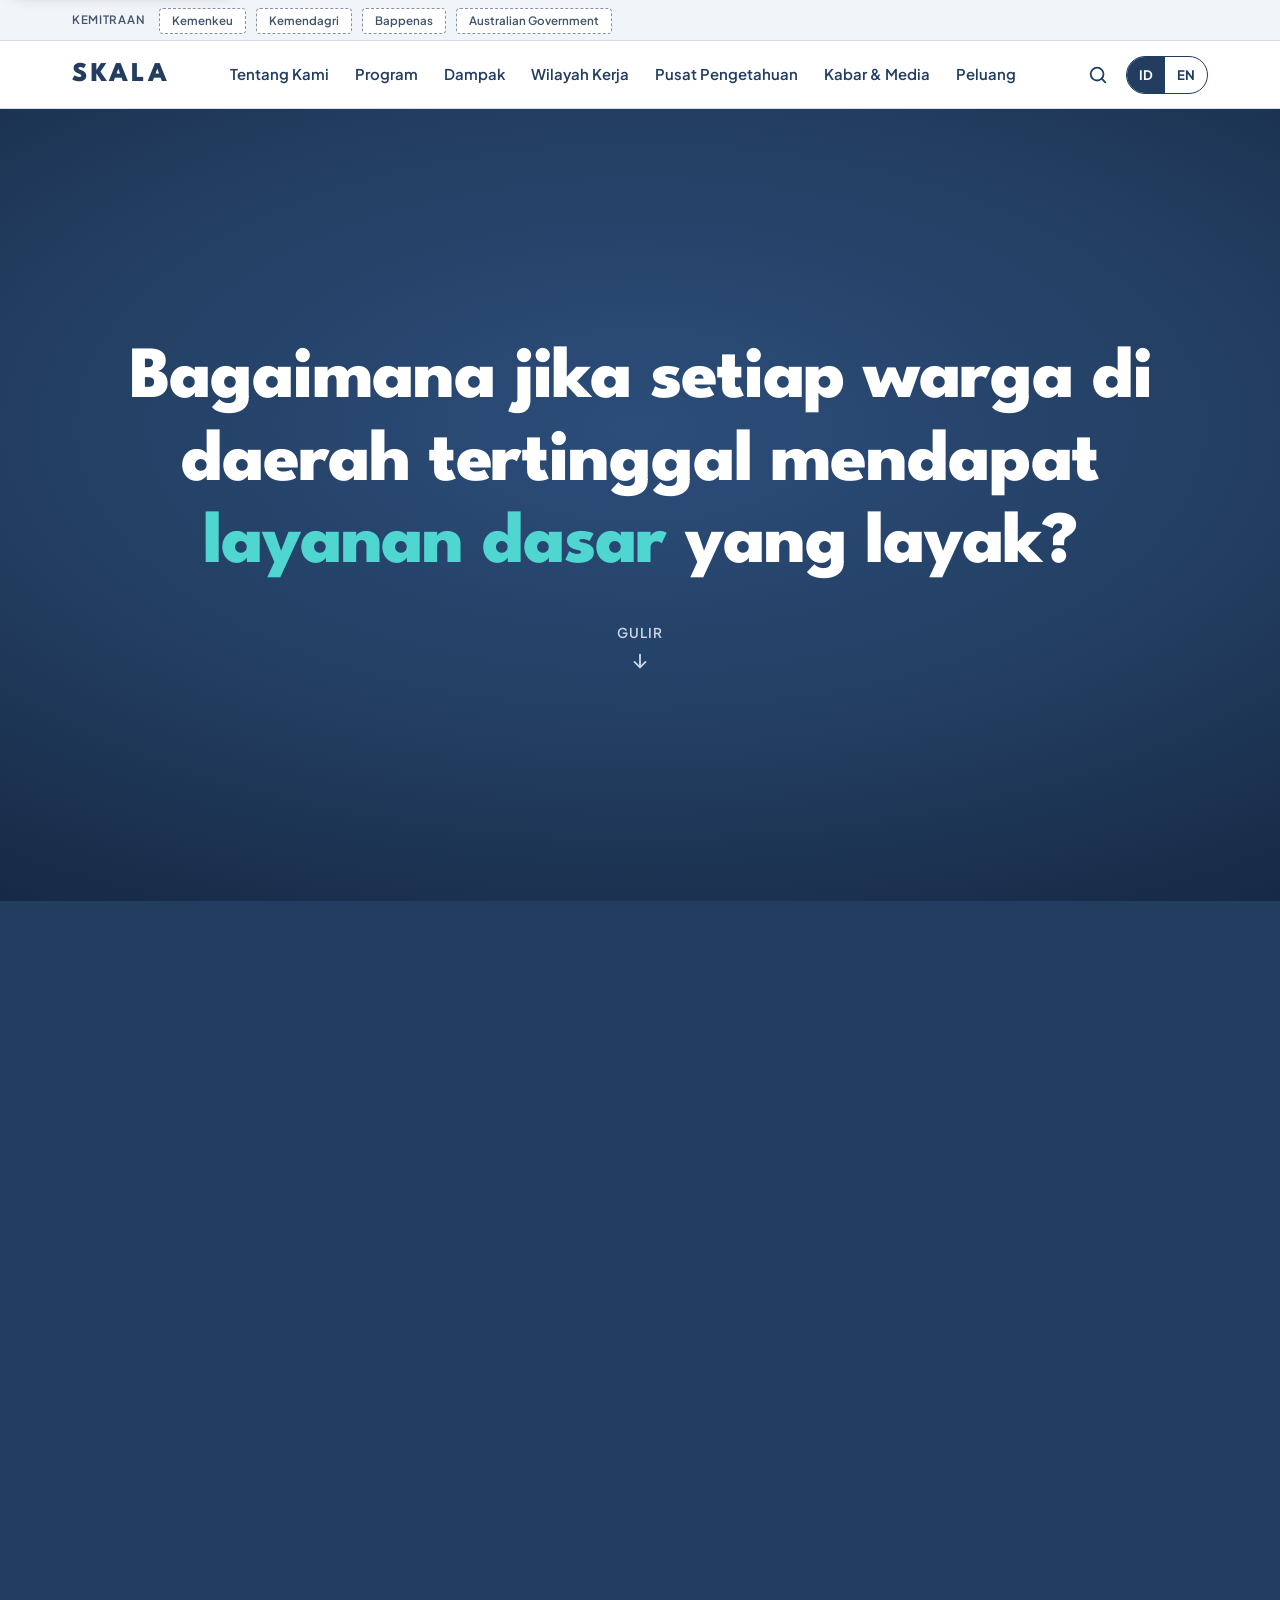
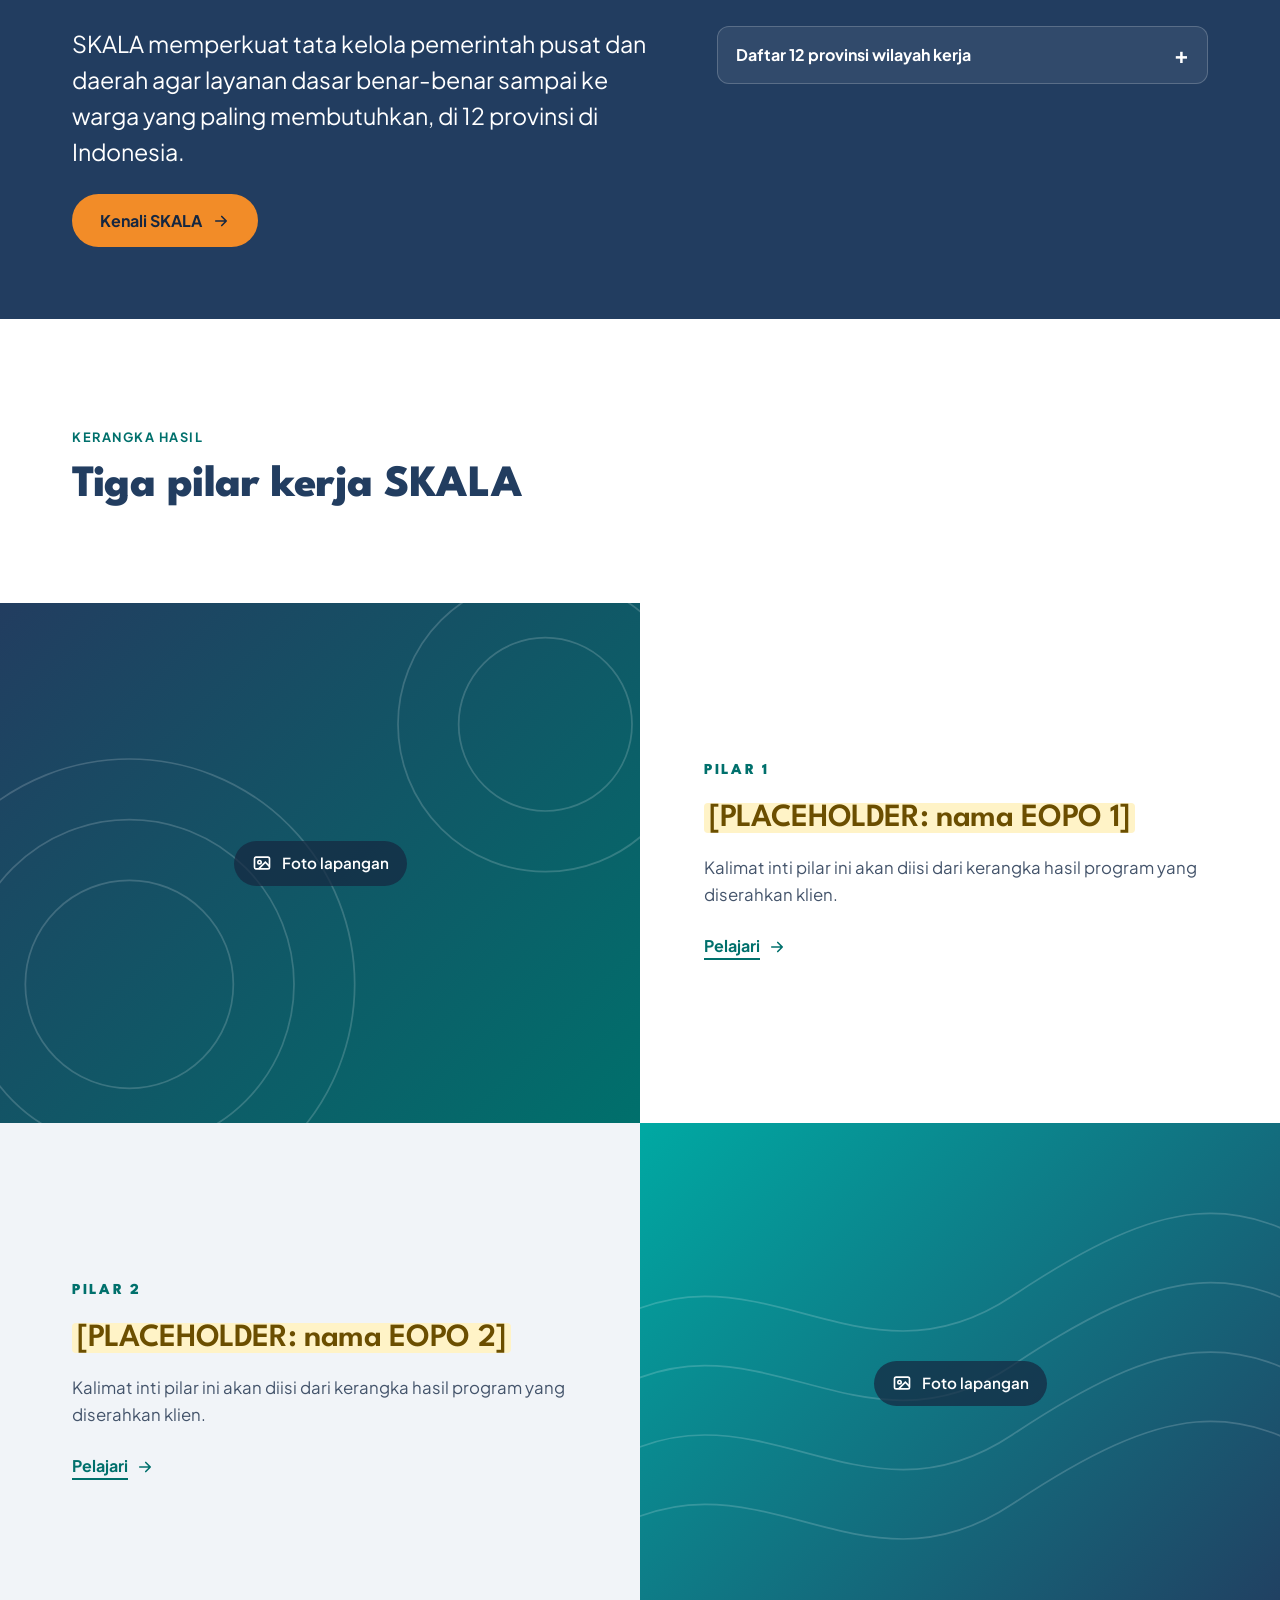
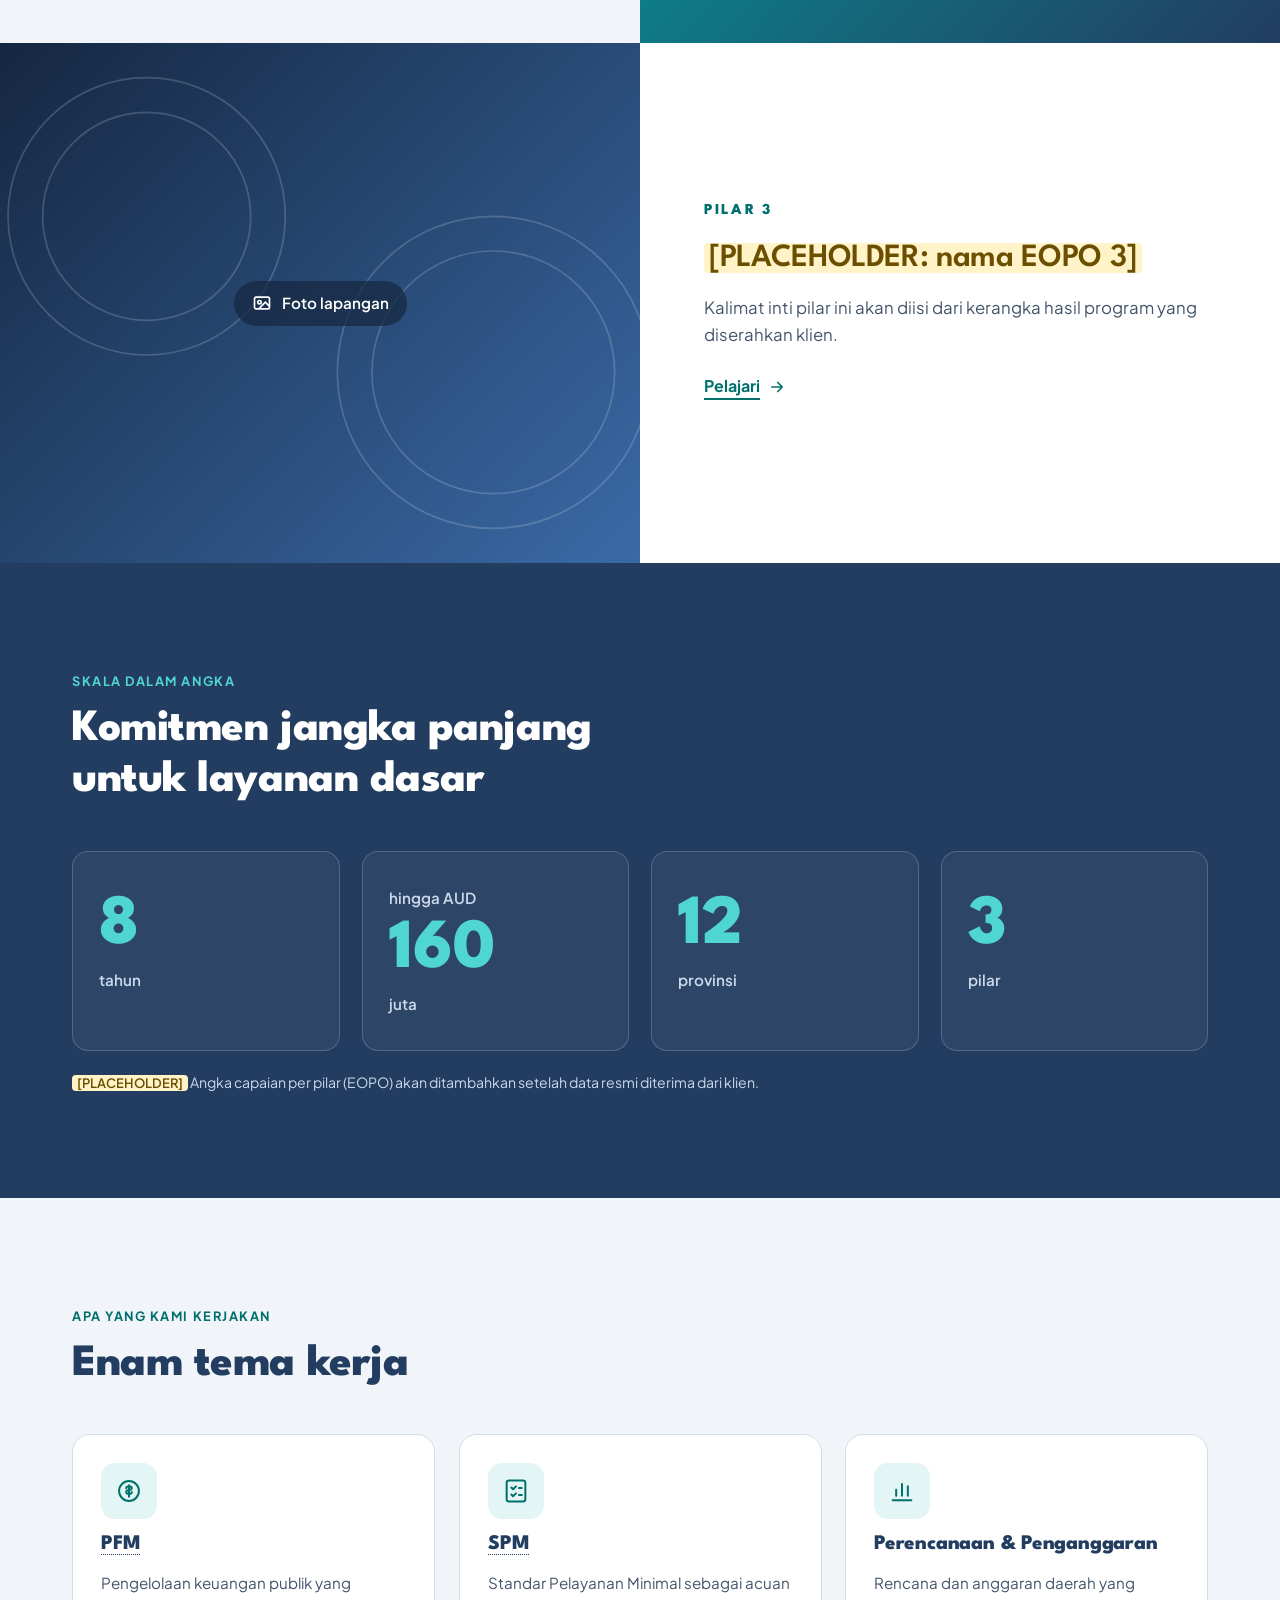
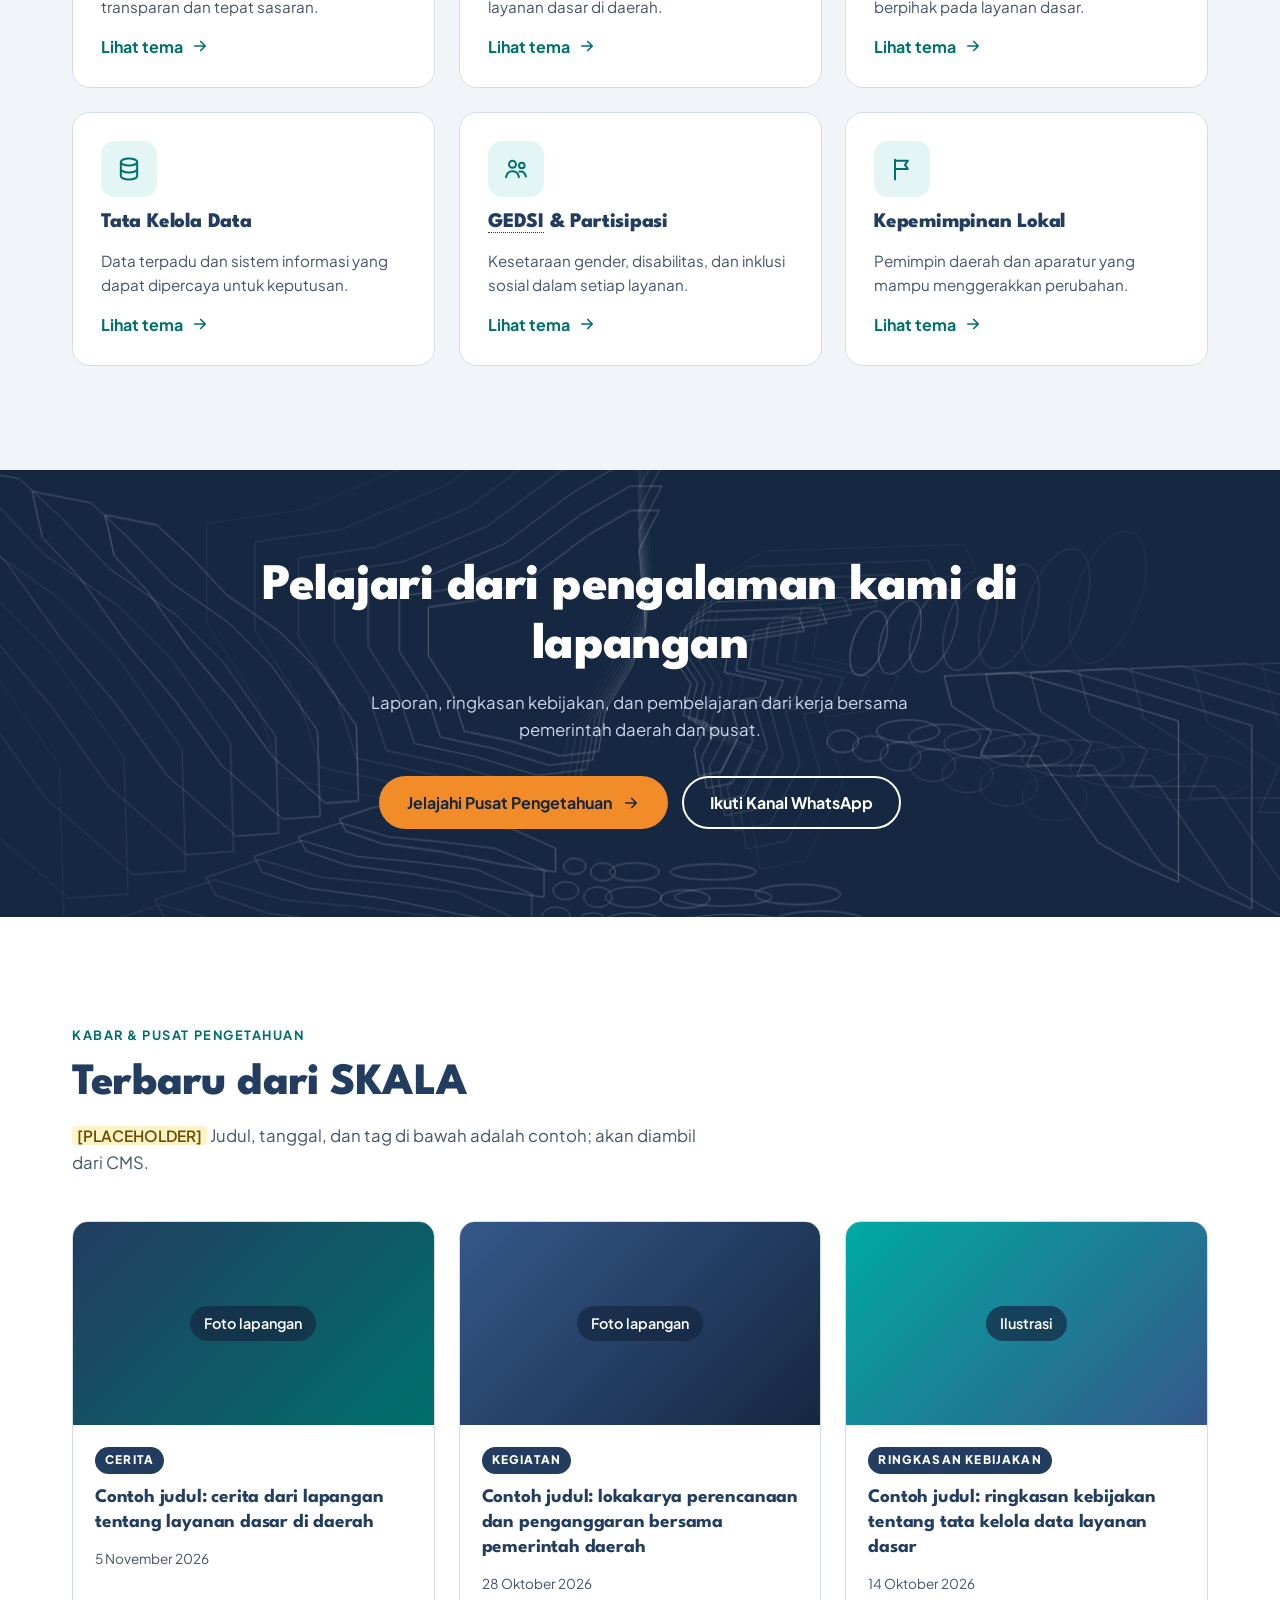
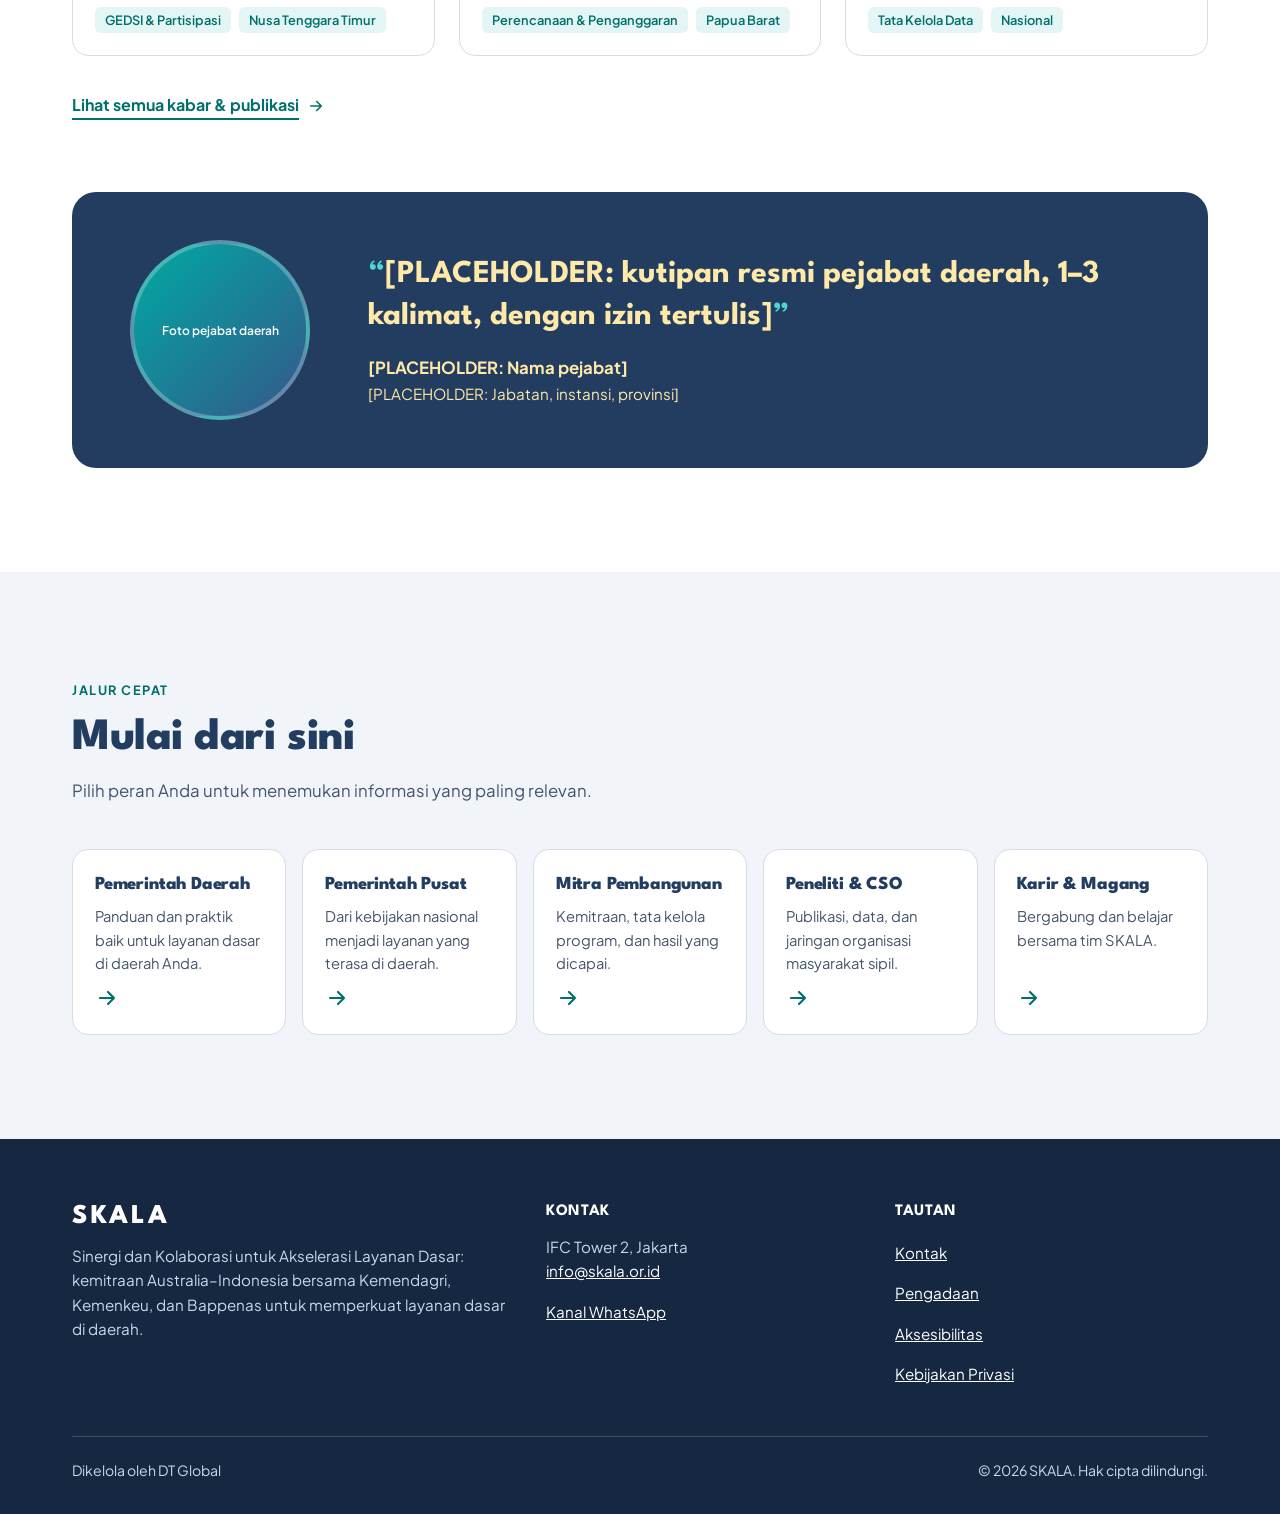
<file: skala-beranda.html>
<!DOCTYPE html>
<html lang="id">
<head>
<meta charset="utf-8">
<meta name="viewport" content="width=device-width, initial-scale=1">
<title>SKALA — Layanan dasar yang layak untuk setiap warga (prototipe Beranda)</title>
<meta name="description" content="SKALA (Sinergi dan Kolaborasi untuk Akselerasi Layanan Dasar): kemitraan Australia–Indonesia untuk memperkuat layanan dasar di daerah.">
<meta name="theme-color" content="#223D60">

<!-- Tanda "js" dipasang sedini mungkin supaya CSS tahu animasi boleh disiapkan.
     Tanpa JS (atau JS gagal), semua konten tetap tampil apa adanya. -->
<script>
  document.documentElement.classList.add('js');
  if (window.matchMedia && matchMedia('(prefers-reduced-motion: reduce)').matches) {
    document.documentElement.classList.add('rm');
  }
</script>

<!-- Font: League Spartan (Spartan) untuk judul, Plus Jakarta Sans untuk isi.
     Jika CDN gagal, font sistem dipakai. -->
<link rel="preconnect" href="https://fonts.googleapis.com">
<link rel="preconnect" href="https://fonts.gstatic.com" crossorigin>
<link href="https://fonts.googleapis.com/css2?family=League+Spartan:wght@600;700;800&family=Plus+Jakarta+Sans:wght@400;500;600;700&display=swap" rel="stylesheet">

<style>
/* ==========================================================================
   0. TOKEN & RESET
   Semua warna, font, dan durasi ada di sini supaya mudah diubah.
   ========================================================================== */
:root{
  --navy:#223D60;          /* warna utama */
  --navy-dark:#152741;     /* latar gelap / teks di atas oranye */
  --navy-soft:#35588A;     /* daratan peta */
  --teal:#00A9A3;          /* aksen — JANGAN untuk teks di atas putih (2,9:1) */
  --teal-dark:#00706C;     /* teal untuk teks di atas putih/abu muda (≥ 5,5:1) */
  --teal-light:#4FD6D0;    /* teal untuk teks di atas navy */
  --teal-tint:#E3F5F4;
  --orange:#F28C28;        /* CTA & pin peta */
  --orange-hover:#FFA650;
  --ink:#1B2A3F;           /* teks isi */
  --ink-soft:#44546B;      /* teks sekunder (≥ 7:1 di putih) */
  --bg:#FFFFFF;
  --bg-alt:#F1F4F8;        /* abu muda selang-seling */
  --line:#D5DCE6;
  --on-dark:#FFFFFF;
  --on-dark-soft:#CBD8EA;
  --focus:#223D60;         /* cincin fokus di latar terang */

  --font-head:'League Spartan','Spartan',system-ui,-apple-system,'Segoe UI',sans-serif;
  --font-body:'Plus Jakarta Sans',system-ui,-apple-system,'Segoe UI',sans-serif;

  --nav-h:68px;
  --bar-h:40px;
  --dur:400ms;
  --ease:cubic-bezier(.22,1,.36,1);
  --wrap:1200px;
}
*,*::before,*::after{box-sizing:border-box}
html{scroll-padding-top:calc(var(--nav-h) + 16px);-webkit-text-size-adjust:100%}
html:not(.rm){scroll-behavior:smooth}
body{margin:0;font-family:var(--font-body);font-size:16px;line-height:1.6;color:var(--ink);background:var(--bg);overflow-x:hidden}
img,svg{max-width:100%;display:block}
h1,h2,h3,h4{font-family:var(--font-head);line-height:1.15;margin:0;letter-spacing:-.01em;color:var(--navy)}
p{margin:0}
ul{margin:0;padding:0;list-style:none}
a{color:var(--teal-dark)}
button{font:inherit;color:inherit;cursor:pointer}
abbr[title]{text-decoration:none;border-bottom:1px dotted currentColor;cursor:help}

/* Fokus keyboard selalu terlihat (WCAG 2.4.7) */
:focus-visible{outline:3px solid var(--focus);outline-offset:3px;border-radius:4px}
.dark :focus-visible,.nav-menu :focus-visible{outline-color:#fff}
.sr-only{position:absolute!important;width:1px;height:1px;padding:0;margin:-1px;overflow:hidden;clip:rect(0,0,0,0);white-space:nowrap;border:0}
.wrap{width:100%;max-width:var(--wrap);margin-inline:auto;padding-inline:20px}
@media(min-width:768px){.wrap{padding-inline:32px}}

/* Tombol */
.btn{display:inline-flex;align-items:center;gap:10px;min-height:48px;padding:12px 26px;border-radius:999px;font-weight:700;text-decoration:none;border:2px solid transparent;transition:background-color .2s,color .2s,transform .2s var(--ease)}
.btn-orange{background:var(--orange);color:var(--navy-dark)}
.btn-orange:hover{background:var(--orange-hover)}
.btn-ghost{border-color:#fff;color:#fff;background:transparent}
.btn-ghost:hover{background:#fff;color:var(--navy)}
.btn svg{width:18px;height:18px;flex:none}
.dark .btn-orange:focus-visible,.dark .btn-ghost:focus-visible{outline-color:#fff}

/* Skip link */
.skip{position:absolute;left:12px;top:-60px;z-index:200;background:#fff;color:var(--navy);padding:12px 18px;border-radius:8px;font-weight:700;text-decoration:none;box-shadow:0 4px 16px rgba(0,0,0,.25)}
.skip:focus{top:12px}

/* ==========================================================================
   MOTION GLOBAL: reveal fade-up 20px / 400ms / ease-out, jeda 60ms antar elemen
   ========================================================================== */
.js .reveal{opacity:0;transform:translateY(20px);transition:opacity var(--dur) var(--ease),transform var(--dur) var(--ease);transition-delay:calc(var(--i,0) * 60ms)}
.js .reveal.in{opacity:1;transform:none}

/* Reduced motion: semua animasi mati, konten langsung tampil */
@media (prefers-reduced-motion:reduce){
  html{scroll-behavior:auto}
  *,*::before,*::after{animation:none!important;transition:none!important}
  .js .reveal{opacity:1;transform:none}
}

/* ==========================================================================
   1. LOADING SCREEN (singkat, ±0,7 dtk; mati total di reduced-motion)
   ========================================================================== */
.loader{display:none}
.js:not(.rm) .loader{display:flex;position:fixed;inset:0;z-index:300;background:var(--navy-dark);align-items:center;justify-content:center;transition:opacity .35s ease,visibility .35s}
.loader-in{display:grid;gap:14px;justify-items:center}
.loader-logo{font-family:var(--font-head);font-weight:800;font-size:2.2rem;letter-spacing:.14em;color:#fff}
.loader-bar{width:120px;height:3px;background:rgba(255,255,255,.2);border-radius:3px;overflow:hidden}
.loader-bar::after{content:"";display:block;height:100%;width:100%;background:var(--teal-light);transform:translateX(-100%);animation:load .7s var(--ease) forwards}
@keyframes load{to{transform:none}}
.ready .loader{opacity:0;visibility:hidden}

/* ==========================================================================
   2. HEADER: bar mitra + navigasi
   ========================================================================== */
.partner-bar{background:var(--bg-alt);border-bottom:1px solid var(--line);min-height:var(--bar-h)}
.partner-bar .wrap{display:flex;align-items:center;gap:14px;min-height:var(--bar-h);overflow-x:auto}
.partner-bar p{font-size:.72rem;color:var(--ink-soft);white-space:nowrap;font-weight:600;text-transform:uppercase;letter-spacing:.06em}
.partner-bar ul{display:flex;gap:10px;align-items:center}
.logo-ph{display:inline-flex;align-items:center;justify-content:center;height:26px;padding:0 12px;border:1px dashed #8493A9;border-radius:4px;font-size:.72rem;font-weight:600;color:var(--ink-soft);white-space:nowrap;background:#fff}

.nav{position:sticky;top:0;z-index:100;background:#fff;border-bottom:1px solid var(--line);height:var(--nav-h)}
.nav .wrap{display:flex;align-items:center;justify-content:space-between;height:100%;gap:12px}
.brand{font-family:var(--font-head);font-weight:800;font-size:1.7rem;letter-spacing:.1em;color:var(--navy);text-decoration:none;line-height:1}
.brand span{color:var(--teal);} /* teal hanya aksen dekoratif pada logo teks besar */
.nav-menu{display:none}
.nav-tools{display:flex;align-items:center;gap:6px}
.icon-btn{width:44px;height:44px;display:grid;place-items:center;border-radius:50%;border:0;background:transparent;color:var(--navy)}
.icon-btn:hover{background:var(--bg-alt)}
.icon-btn svg{width:22px;height:22px}
.lang{display:flex;border:1.5px solid var(--navy);border-radius:999px;overflow:hidden}
.lang button{border:0;background:transparent;padding:6px 12px;min-height:36px;font-weight:700;font-size:.82rem;color:var(--navy)}
.lang button[aria-pressed="true"]{background:var(--navy);color:#fff}
.lang button[aria-disabled="true"]{cursor:not-allowed}
.burger{display:grid}
.search-panel{display:none;background:var(--bg-alt);border-bottom:1px solid var(--line);padding:14px 0}
.search-panel.open{display:block}
.search-panel form{display:flex;gap:10px}
.search-panel input{flex:1;min-height:48px;padding:0 16px;border:1.5px solid var(--navy);border-radius:999px;font:inherit;background:#fff}
.search-panel button{min-height:48px;padding:0 22px;border-radius:999px;border:0;background:var(--navy);color:#fff;font-weight:700}

/* Menu mobile (hamburger) */
.mobile-menu{display:none;background:#fff;border-bottom:1px solid var(--line);position:relative;z-index:99}
.mobile-menu.open{display:block}
.mobile-menu a{display:flex;align-items:center;min-height:52px;padding:0 20px;color:var(--navy);font-weight:600;text-decoration:none;border-top:1px solid var(--line)}
.mobile-menu a:hover{background:var(--bg-alt)}

@media(min-width:1100px){
  .nav-menu{display:flex;gap:2px}
  .nav-menu a{display:block;padding:10px 12px;border-radius:8px;color:var(--navy);font-weight:600;font-size:.93rem;text-decoration:none;position:relative}
  .nav-menu a::after{content:"";position:absolute;left:12px;right:12px;bottom:4px;height:2px;background:var(--teal);transform:scaleX(0);transition:transform .25s var(--ease)}
  .nav-menu a:hover::after,.nav-menu a:focus-visible::after{transform:scaleX(1)}
  .burger,.mobile-menu{display:none!important}
}

/* ==========================================================================
   3. HERO: pertanyaan → zoom "layanan dasar" → peta Indonesia 3D + 12 pin
   Mode "hero-scrub" (JS, gerak diizinkan): track tinggi + panggung sticky,
   kemajuan scroll menggerakkan zoom & peta. Scroll tetap native (tanpa jacking).
   Mode statis (tanpa JS / reduced-motion): pertanyaan lalu peta di bawahnya.
   ========================================================================== */
.hero-track{position:relative;background:var(--navy);color:var(--on-dark)}
.hero-sticky{position:relative;display:flex;flex-direction:column;align-items:center;overflow:hidden;
  background:radial-gradient(1200px 600px at 50% 40%,#2C4D7A 0%,var(--navy) 55%,var(--navy-dark) 100%)}
.hero-skip{position:absolute;left:12px;top:-60px;z-index:20;background:#fff;color:var(--navy);padding:10px 16px;border-radius:8px;font-weight:700;text-decoration:none}
.hero-skip:focus{top:12px}

.stage-q{width:100%;display:flex;flex-direction:column;align-items:center;justify-content:center;text-align:center;padding:72px 20px 56px;min-height:60vh}
.hero-title{color:#fff;font-weight:800;font-size:clamp(2rem,6.4vw,4.6rem);line-height:1.12;max-width:15em;letter-spacing:-.015em}
.hero-title .w{display:inline-block}
.hero-title .zoom{display:inline-block;color:var(--teal-light);transform-origin:50% 55%;will-change:transform}
.cue{margin-top:36px;display:inline-flex;flex-direction:column;align-items:center;gap:6px;color:var(--on-dark-soft);font-size:.85rem;font-weight:600;letter-spacing:.08em;text-transform:uppercase}
.cue svg{width:22px;height:22px}

/* intro: potongan kalimat muncul bertahap. 6 potongan × jeda 120ms + 400ms ≈ 1,0 dtk, isyarat gulir selesai ≈ 1,5 dtk */
.js:not(.rm) .hero-title .w{opacity:0;transform:translateY(16px)}
.js.ready:not(.rm) .hero-title .w{animation:rise .4s var(--ease) forwards;animation-delay:calc(var(--i) * 120ms)}
.js:not(.rm) .cue{opacity:0}
.js.ready:not(.rm) .cue{animation:rise-plain .4s var(--ease) 1.1s forwards}
@keyframes rise{to{opacity:1;transform:none}}
@keyframes rise-plain{to{opacity:1}}

/* panggung peta */
.stage-map{width:100%;display:flex;flex-direction:column;align-items:center;padding:8px 16px 40px}
.map-caption{font-family:var(--font-head);font-weight:700;font-size:clamp(1.25rem,3vw,2rem);text-align:center;color:#fff;margin-bottom:6px;max-width:22em}
.map-persp{width:min(94vw,1100px);perspective:1200px}
.map-tilt{position:relative;aspect-ratio:1000/400;transform:rotateX(22deg);transform-origin:50% 60%;will-change:transform}
.map-tilt>svg{position:absolute;inset:0;width:100%;height:100%;overflow:visible;filter:drop-shadow(0 22px 22px rgba(0,0,0,.35))}
.land{fill:var(--navy-soft);stroke:#8FB1DA;stroke-width:1.2}
.legend{display:flex;flex-wrap:wrap;gap:8px 22px;justify-content:center;margin-top:18px;font-size:.88rem;color:var(--on-dark-soft)}
.legend span{display:inline-flex;align-items:center;gap:8px}
.mk{display:inline-block;width:14px;height:14px;border:2px solid #fff;flex:none}
.mk-utama{background:var(--teal);border-radius:50%}
.mk-tambahan{background:var(--orange);transform:rotate(45deg);width:12px;height:12px;border-radius:2px}

/* pin provinsi (tombol HTML di atas peta) */
.pin{position:absolute;width:36px;height:36px;margin:-18px 0 0 -18px;padding:0;border:0;background:transparent;display:grid;place-items:center;z-index:2;
  transition:opacity .24s var(--ease),transform .24s var(--ease)}
.pin::before{content:"";width:18px;height:18px;border:2.5px solid #fff;background:var(--teal);border-radius:50%;box-shadow:0 2px 6px rgba(0,0,0,.4)}
.pin[data-s="tambahan"]::before{background:var(--orange);border-radius:3px;transform:rotate(45deg);width:16px;height:16px}
.pin:hover::before,.pin[aria-expanded="true"]::before{box-shadow:0 0 0 6px rgba(255,255,255,.28),0 2px 6px rgba(0,0,0,.4)}
.pin:focus-visible{outline:3px solid #fff;outline-offset:0;border-radius:50%}
.pin-label{position:absolute;bottom:calc(100% + 4px);left:50%;transform:translateX(-50%);background:#fff;color:var(--navy);padding:8px 12px;border-radius:8px;font-size:.82rem;line-height:1.3;white-space:nowrap;box-shadow:0 6px 18px rgba(0,0,0,.3);display:none;text-align:left;pointer-events:none;z-index:5}
.pin-label b{display:block;font-family:var(--font-head);font-size:.95rem}
.pin-label small{color:var(--ink-soft);font-size:.76rem}
.pin[data-align="l"] .pin-label{left:0;transform:none}
.pin[data-align="r"] .pin-label{left:auto;right:0;transform:none}
.pin:hover .pin-label,.pin:focus-visible .pin-label,.pin[aria-expanded="true"] .pin-label{display:block}
@media(max-width:700px){.pin{width:30px;height:30px;margin:-15px 0 0 -15px}.pin::before{width:14px;height:14px;border-width:2px}.pin[data-s="tambahan"]::before{width:12px;height:12px}}

/* mode scrub */
.hero-scrub .hero-track{height:340vh;height:340svh}
.hero-scrub .hero-sticky{position:sticky;top:var(--nav-h);height:calc(100vh - var(--nav-h) - var(--bar-h));height:calc(100svh - var(--nav-h) - var(--bar-h));display:block}
.hero-scrub .stage-q,.hero-scrub .stage-map{position:absolute;inset:0;min-height:0;padding-top:24px;padding-bottom:24px;justify-content:center}
.hero-scrub .stage-map{opacity:0;pointer-events:none}
.hero-scrub .stage-map.live{pointer-events:auto}
.hero-scrub .pin:not(.on){opacity:0;transform:scale(.4);pointer-events:none}
.hero-scrub .map-tilt{transform:rotateX(48deg) scale(.85)}
@media(max-height:560px){.hero-title{font-size:clamp(1.6rem,5vw,3rem)}}

/* misi + tombol (di bawah hero) */
.mission{background:var(--navy);color:var(--on-dark);padding:56px 0 72px;border-top:1px solid rgba(255,255,255,.12)}
.mission-grid{display:grid;gap:32px;align-items:start}
.mission p.lead{font-size:clamp(1.1rem,2.2vw,1.45rem);line-height:1.55;max-width:34em;color:#fff}
.mission .actions{margin-top:24px;display:flex;gap:14px;flex-wrap:wrap}
details.prov{background:rgba(255,255,255,.07);border:1px solid rgba(255,255,255,.2);border-radius:12px;padding:4px 18px}
details.prov summary{min-height:48px;display:flex;align-items:center;cursor:pointer;font-weight:700;list-style:none}
details.prov summary::-webkit-details-marker{display:none}
details.prov summary::after{content:"+";margin-left:auto;font-size:1.4rem}
details.prov[open] summary::after{content:"–"}
details.prov ul{display:grid;gap:8px 20px;padding:4px 0 16px;grid-template-columns:repeat(auto-fill,minmax(190px,1fr))}
details.prov li{display:flex;align-items:center;gap:10px;font-size:.92rem}
.ph-note{font-size:.8rem;color:var(--on-dark-soft);padding-bottom:14px}
@media(min-width:900px){.mission-grid{grid-template-columns:1.2fr 1fr;gap:56px}}

/* ==========================================================================
   Pola section umum
   ========================================================================== */
section{position:relative}
.sec{padding:72px 0}
@media(min-width:900px){.sec{padding:104px 0}}
.alt{background:var(--bg-alt)}
.eyebrow{display:inline-block;font-size:.8rem;font-weight:700;letter-spacing:.12em;text-transform:uppercase;color:var(--teal-dark);margin-bottom:12px}
.dark .eyebrow{color:var(--teal-light)}
.sec-head{max-width:40em;margin-bottom:44px}
.sec-head h2{font-size:clamp(1.8rem,4vw,2.8rem);font-weight:800}
.sec-head p{margin-top:14px;color:var(--ink-soft);font-size:1.05rem}
.dark{background:var(--navy);color:var(--on-dark)}
.dark h2,.dark h3{color:#fff}
.dark .sec-head p{color:var(--on-dark-soft)}
.ph{background:#FFF3C7;color:#6B4E00;border-radius:4px;padding:0 5px;font-weight:600;font-size:.92em}  /* penanda [PLACEHOLDER] */

/* ==========================================================================
   4. TIGA PILAR — split-screen gambar/teks bergantian
   ========================================================================== */
.pillar{display:grid;grid-template-columns:1fr;background:var(--bg)}
.pillar:nth-of-type(even){background:var(--bg-alt)}
.pillar .media{position:relative;min-height:280px;overflow:hidden;display:grid;place-items:center;color:#fff}
.pillar .media svg.deco{position:absolute;inset:0;width:100%;height:100%;opacity:.5}
.pillar .media .photo-label{position:relative;z-index:1;display:inline-flex;align-items:center;gap:10px;background:rgba(21,39,65,.72);padding:10px 18px;border-radius:999px;font-weight:600;font-size:.95rem}
.pillar .media .photo-label svg{width:20px;height:20px}
.m1{background:linear-gradient(135deg,#223D60 0%,#00706C 100%)}
.m2{background:linear-gradient(135deg,#00A9A3 0%,#223D60 100%)}
.m3{background:linear-gradient(135deg,#152741 0%,#3A6AA6 100%)}
.pillar .body{padding:48px 20px;display:flex;flex-direction:column;justify-content:center;gap:16px;max-width:34em}
.pillar .num{font-family:var(--font-head);font-weight:800;font-size:.95rem;letter-spacing:.14em;color:var(--teal-dark)}
.pillar h3{font-size:clamp(1.5rem,3vw,2.2rem);font-weight:800}
.pillar p{color:var(--ink-soft);font-size:1.05rem}
.link-arrow{display:inline-flex;align-items:center;gap:8px;font-weight:700;color:var(--teal-dark);text-decoration:none;min-height:44px}
.link-arrow svg{width:18px;height:18px;transition:transform .2s var(--ease)}
.link-arrow:hover svg{transform:translateX(4px)}
.link-arrow span{border-bottom:2px solid currentColor}
@media(min-width:900px){
  .pillar{grid-template-columns:1fr 1fr;min-height:520px}
  .pillar .body{padding:64px max(32px,calc((100vw - var(--wrap))/2 + 32px)) 64px 64px;max-width:none}
  .pillar:nth-of-type(even) .media{order:2}
  .pillar:nth-of-type(even) .body{padding:64px 64px 64px max(32px,calc((100vw - var(--wrap))/2 + 32px))}
}

/* ==========================================================================
   5. ANGKA KUNCI (count-up sekali)
   ========================================================================== */
.stats{display:grid;gap:18px;grid-template-columns:1fr 1fr}
.stat{padding:28px 20px;border:1px solid rgba(255,255,255,.18);border-radius:16px;background:rgba(255,255,255,.05)}
.stat .pre,.stat .suf{display:block;font-size:.95rem;color:var(--on-dark-soft);font-weight:600}
.stat .val{display:block;font-family:var(--font-head);font-weight:800;font-size:clamp(2.6rem,7vw,4.4rem);line-height:1.05;color:#fff;margin:4px 0}
.stat .val i{font-style:normal;color:var(--teal-light)}
.stat-note{margin-top:20px;font-size:.88rem;color:var(--on-dark-soft)}
@media(min-width:900px){.stats{grid-template-columns:repeat(4,1fr);gap:22px}.stat{padding:34px 26px}}

/* ==========================================================================
   6. GRID 6 TEMA KERJA — hover naik 4px + tilt 2–3°
   ========================================================================== */
.themes{display:grid;gap:18px;grid-template-columns:1fr}
@media(min-width:620px){.themes{grid-template-columns:repeat(2,1fr)}}
@media(min-width:960px){.themes{grid-template-columns:repeat(3,1fr);gap:24px}}
.tile{display:flex;flex-direction:column;gap:14px;height:100%;padding:28px;background:#fff;border:1px solid var(--line);border-radius:18px;text-decoration:none;color:var(--ink);
  transform:perspective(800px) rotateX(var(--rx,0deg)) rotateY(var(--ry,0deg));transition:transform .24s var(--ease),box-shadow .24s var(--ease),border-color .24s}
.tile .ico{width:56px;height:56px;border-radius:14px;background:var(--teal-tint);color:var(--teal-dark);display:grid;place-items:center}
.tile .ico svg{width:28px;height:28px}
.tile h3{font-size:1.3rem;font-weight:800}
.tile p{color:var(--ink-soft);font-size:.95rem}
.tile .go{margin-top:auto;font-weight:700;color:var(--teal-dark);display:inline-flex;align-items:center;gap:8px}
.tile .go svg{width:18px;height:18px;transition:transform .2s var(--ease)}
@media (hover:hover){
  .tile:hover{transform:perspective(800px) translateY(-4px) rotateX(var(--rx,0deg)) rotateY(var(--ry,0deg));box-shadow:0 18px 36px rgba(34,61,96,.16);border-color:var(--teal)}
  .tile:hover .go svg{transform:translateX(4px)}
}
.tile:focus-visible{transform:translateY(-4px);box-shadow:0 18px 36px rgba(34,61,96,.16)}
@media (prefers-reduced-motion:reduce){.tile:hover,.tile:focus-visible{transform:none}}
.rm .tile:hover,.rm .tile:focus-visible{transform:none}

/* ==========================================================================
   7. BAND CTA bermotif garis kontur pulau
   ========================================================================== */
.band{background:var(--navy-dark);color:#fff;overflow:hidden;padding:88px 0;text-align:center}
.band .contour{position:absolute;inset:0;width:100%;height:100%;pointer-events:none}
.band .contour use{fill:none;stroke:#fff}
.band .wrap{position:relative;z-index:1}
.band h2{color:#fff;font-size:clamp(1.9rem,4.6vw,3.2rem);font-weight:800;max-width:18em;margin:0 auto 14px}
.band p{color:var(--on-dark-soft);max-width:36em;margin:0 auto 32px;font-size:1.05rem}
.band .actions{display:flex;gap:14px;justify-content:center;flex-wrap:wrap}

/* ==========================================================================
   8. KABAR TERBARU + PULL-QUOTE
   ========================================================================== */
.cards{display:grid;gap:24px;grid-template-columns:1fr}
@media(min-width:700px){.cards{grid-template-columns:repeat(2,1fr)}}
@media(min-width:1000px){.cards{grid-template-columns:repeat(3,1fr)}}
.card{position:relative;display:flex;flex-direction:column;height:100%;background:#fff;border:1px solid var(--line);border-radius:16px;overflow:hidden;transition:box-shadow .24s var(--ease),transform .24s var(--ease)}
.card:hover{box-shadow:0 16px 32px rgba(34,61,96,.14);transform:translateY(-4px)}
.rm .card:hover{transform:none}
@media (prefers-reduced-motion:reduce){.card:hover{transform:none}}
.card .thumb{aspect-ratio:16/9;display:grid;place-items:center;color:#fff;font-weight:600;font-size:.9rem;position:relative}
.card .thumb span{background:rgba(21,39,65,.7);padding:6px 14px;border-radius:999px}
.t1{background:linear-gradient(135deg,#223D60,#00706C)}
.t2{background:linear-gradient(135deg,#35588A,#152741)}
.t3{background:linear-gradient(135deg,#00A9A3,#35588A)}
.card .cb{padding:22px;display:flex;flex-direction:column;gap:12px;flex:1}
.kind{align-self:flex-start;font-size:.74rem;font-weight:800;letter-spacing:.1em;text-transform:uppercase;padding:4px 10px;border-radius:999px;background:var(--navy);color:#fff}
.card h3{font-size:1.2rem;font-weight:700;line-height:1.3}
.card h3 a{color:var(--navy);text-decoration:none}
.card h3 a::after{content:"";position:absolute;inset:0}    /* seluruh kartu bisa diklik, satu tautan */
.card h3 a:hover{text-decoration:underline}
.tags{display:flex;flex-wrap:wrap;gap:8px;margin-top:auto}
.tag{font-size:.8rem;font-weight:600;padding:3px 10px;border-radius:6px;background:var(--teal-tint);color:var(--teal-dark)}
.card time{font-size:.85rem;color:var(--ink-soft)}
.more{margin-top:28px}

.quote{margin:64px 0 0;display:grid;gap:28px;align-items:center;background:var(--navy);color:#fff;border-radius:24px;padding:32px 24px}
.quote .portrait{width:140px;height:140px;border-radius:50%;background:linear-gradient(135deg,#00A9A3,#35588A);display:grid;place-items:center;text-align:center;font-size:.75rem;font-weight:600;color:#fff;border:4px solid rgba(255,255,255,.25);margin-inline:auto;padding:12px}
.quote blockquote{margin:0}
.quote blockquote p{font-family:var(--font-head);font-weight:700;font-size:clamp(1.3rem,2.8vw,2rem);line-height:1.3;color:#fff}
.quote blockquote p::before{content:"“";color:var(--teal-light)}
.quote blockquote p::after{content:"”";color:var(--teal-light)}
.quote figcaption{margin-top:18px;color:var(--on-dark-soft);font-size:.95rem}
.quote figcaption b{color:#fff;display:block;font-size:1.05rem}
@media(min-width:800px){.quote{grid-template-columns:200px 1fr;padding:48px;gap:48px}.quote .portrait{width:180px;height:180px}}

/* ==========================================================================
   9. JALUR CEPAT "Mulai dari sini"
   ========================================================================== */
.paths{display:grid;gap:16px;grid-template-columns:1fr}
@media(min-width:640px){.paths{grid-template-columns:repeat(2,1fr)}}
@media(min-width:1100px){.paths{grid-template-columns:repeat(5,1fr)}}
.path{display:flex;flex-direction:column;gap:10px;height:100%;padding:24px 22px;border-radius:16px;background:#fff;border:1px solid var(--line);text-decoration:none;color:var(--ink);transition:background-color .24s,border-color .24s,box-shadow .24s}
.path h3{font-size:1.15rem;font-weight:800;color:var(--navy)}
.path p{font-size:.92rem;color:var(--ink-soft)}
.path .arr{margin-top:auto;color:var(--teal-dark)}
.path .arr svg{width:24px;height:24px;transition:transform .2s var(--ease)}
.path:hover{border-color:var(--teal);box-shadow:0 10px 24px rgba(34,61,96,.12)}
.path:hover .arr svg{transform:translateX(5px)}

/* ==========================================================================
   10. FOOTER
   ========================================================================== */
.footer{background:var(--navy-dark);color:var(--on-dark-soft);padding:64px 0 32px;font-size:.95rem}
.footer a{color:#fff}
.footer h2{font-size:1rem;color:#fff;margin-bottom:14px;letter-spacing:.04em;text-transform:uppercase}
.f-grid{display:grid;gap:36px;grid-template-columns:1fr}
@media(min-width:700px){.f-grid{grid-template-columns:1.4fr 1fr 1fr}}
.footer .brand{color:#fff;display:inline-block;margin-bottom:14px}
.footer ul{display:grid;gap:4px}
.footer li a{display:inline-block;padding:6px 0;min-height:32px}
.footer address{font-style:normal}
.f-bottom{margin-top:44px;padding-top:22px;border-top:1px solid rgba(255,255,255,.18);display:flex;flex-wrap:wrap;gap:10px 28px;justify-content:space-between;font-size:.88rem}
</style>
</head>

<body>
<!-- Aset SVG bersama: siluet kepulauan (dipakai peta hero DAN motif kontur band CTA) -->
<svg width="0" height="0" style="position:absolute" aria-hidden="true" focusable="false">
  <defs>
    <g id="archi" transform="translate(0,22)">
      <!-- Sumatra -->
      <path vector-effect="non-scaling-stroke" d="M25,20 L71,29 L100,56 L133,91 L179,123 L212,156 L248,207 L250,274 L221,276 L173,234 L138,185 L100,140 L62,87 L33,56 Z"/>
      <!-- Jawa -->
      <path vector-effect="non-scaling-stroke" d="M233,290 L266,279 L304,290 L346,294 L387,299 L425,316 L425,337 L375,330 L323,319 L271,312 L239,301 Z"/>
      <!-- Bali, Lombok, Sumbawa, Flores, Sumba, Timor -->
      <ellipse vector-effect="non-scaling-stroke" cx="442" cy="332" rx="10" ry="7"/>
      <ellipse vector-effect="non-scaling-stroke" cx="467" cy="337" rx="11" ry="8"/>
      <ellipse vector-effect="non-scaling-stroke" cx="495" cy="337" rx="22" ry="8"/>
      <ellipse vector-effect="non-scaling-stroke" cx="565" cy="337" rx="38" ry="7"/>
      <ellipse vector-effect="non-scaling-stroke" cx="540" cy="361" rx="22" ry="8"/>
      <ellipse vector-effect="non-scaling-stroke" cx="640" cy="357" rx="38" ry="9"/>
      <!-- Kalimantan -->
      <path vector-effect="non-scaling-stroke" d="M312,102 L354,96 L406,74 L454,38 L492,16 L517,16 L499,51 L505,123 L492,156 L469,194 L463,230 L429,234 L386,221 L344,212 L333,178 L312,145 Z"/>
      <!-- Sulawesi -->
      <path vector-effect="non-scaling-stroke" d="M536,125 L553,114 L641,111 L646,123 L579,134 L575,160 L612,168 L606,182 L580,186 L588,215 L572,248 L552,252 L548,228 L560,205 L538,198 L545,170 L532,150 Z"/>
      <!-- Maluku -->
      <ellipse vector-effect="non-scaling-stroke" cx="703" cy="134" rx="14" ry="30" transform="rotate(20 703 134)"/>
      <ellipse vector-effect="non-scaling-stroke" cx="738" cy="212" rx="28" ry="10"/>
      <ellipse vector-effect="non-scaling-stroke" cx="680" cy="221" rx="14" ry="10"/>
      <!-- Papua -->
      <path vector-effect="non-scaling-stroke" d="M770,163 L833,160 L895,178 L978,203 L978,346 L937,328 L907,311 L854,234 L802,234 L812,212 L777,190 Z"/>
    </g>
  </defs>
</svg>

<a class="skip" href="#main">Lewati ke konten utama</a>

<!-- Loading screen singkat (disembunyikan otomatis; tidak tampil di reduced-motion / tanpa JS) -->
<div id="loader" class="loader" aria-hidden="true"><div class="loader-in"><span class="loader-logo">SKALA</span><span class="loader-bar"></span></div></div>

<!-- ======================= 2. HEADER ======================= -->
<aside class="partner-bar" aria-label="Mitra program">
  <div class="wrap">
    <p>Kemitraan</p>
    <!-- Placeholder logo mitra: ganti dengan <img> logo resmi sesuai aturan co-branding -->
    <ul>
      <li><span class="logo-ph">Kemenkeu</span></li>
      <li><span class="logo-ph">Kemendagri</span></li>
      <li><span class="logo-ph">Bappenas</span></li>
      <li><span class="logo-ph">Australian Government</span></li>
    </ul>
  </div>
</aside>

<header class="nav">
  <div class="wrap">
    <a class="brand" href="#" aria-label="SKALA, ke beranda">SKALA</a>
    <nav aria-label="Menu utama" class="nav-menu">
      <a href="#">Tentang Kami</a>
      <a href="#">Program</a>
      <a href="#">Dampak</a>
      <a href="#">Wilayah Kerja</a>
      <a href="#">Pusat Pengetahuan</a>
      <a href="#">Kabar &amp; Media</a>
      <a href="#">Peluang</a>
    </nav>
    <div class="nav-tools">
      <button class="icon-btn" id="search-toggle" aria-expanded="false" aria-controls="search-panel" aria-label="Cari">
        <svg viewBox="0 0 24 24" fill="none" stroke="currentColor" stroke-width="2" stroke-linecap="round" aria-hidden="true"><circle cx="11" cy="11" r="7"/><path d="M20 20l-4-4"/></svg>
      </button>
      <!-- Toggle bahasa: tampilan saja (belum berfungsi) -->
      <div class="lang" role="group" aria-label="Bahasa">
        <button type="button" lang="id" aria-pressed="true">ID</button>
        <button type="button" lang="en" aria-pressed="false" aria-disabled="true" title="Versi bahasa Inggris belum tersedia di prototipe">EN</button>
      </div>
      <button class="icon-btn burger" id="burger" aria-expanded="false" aria-controls="mobile-menu" aria-label="Buka menu">
        <svg viewBox="0 0 24 24" fill="none" stroke="currentColor" stroke-width="2" stroke-linecap="round" aria-hidden="true"><path id="burger-path" d="M4 7h16M4 12h16M4 17h16"/></svg>
      </button>
    </div>
  </div>
</header>
<div class="search-panel" id="search-panel">
  <div class="wrap">
    <form role="search" action="#" onsubmit="return false">
      <label for="q" class="sr-only">Cari di situs SKALA</label>
      <input id="q" type="search" placeholder="Cari publikasi, kabar, wilayah…" autocomplete="off">
      <button type="submit">Cari</button>
    </form>
  </div>
</div>
<nav class="mobile-menu" id="mobile-menu" aria-label="Menu utama (seluler)">
  <a href="#">Tentang Kami</a><a href="#">Program</a><a href="#">Dampak</a><a href="#">Wilayah Kerja</a>
  <a href="#">Pusat Pengetahuan</a><a href="#">Kabar &amp; Media</a><a href="#">Peluang</a>
</nav>

<main id="main">

<!-- ======================= 3. HERO ======================= -->
<section class="hero" aria-labelledby="hero-title">
  <div class="hero-track" id="hero-track">
    <div class="hero-sticky" id="hero-sticky">
      <a class="hero-skip" href="#misi">Lewati animasi hero</a>

      <!-- Tahap A–B: pertanyaan (h1 utuh di DOM; potongan hanya efek visual) lalu zoom pada "layanan dasar" -->
      <div class="stage-q" id="stage-q">
        <h1 id="hero-title" class="hero-title">
          <span class="w fw" style="--i:0">Bagaimana jika</span>
          <span class="w fw" style="--i:1">setiap warga di</span>
          <span class="w fw" style="--i:2">daerah tertinggal</span>
          <span class="w fw" style="--i:3">mendapat</span>
          <span class="w" style="--i:4"><span class="zoom" id="zoom">layanan dasar</span></span>
          <span class="w fw" style="--i:5">yang layak?</span>
        </h1>
        <div class="cue" id="cue" aria-hidden="true">
          Gulir
          <svg viewBox="0 0 24 24" fill="none" stroke="currentColor" stroke-width="2" stroke-linecap="round" stroke-linejoin="round"><path d="M12 5v14M6 13l6 6 6-6"/></svg>
        </div>
      </div>

      <!-- Tahap C: peta Indonesia navy (miring 3D) dengan 12 pin provinsi -->
      <div class="stage-map" id="stage-map">
        <p class="map-caption" id="map-caption">12 provinsi, satu tujuan: layanan dasar yang layak.</p>
        <div class="map-persp" id="map-persp">
          <div class="map-tilt" id="map-tilt">
            <svg viewBox="0 0 1000 400" role="img" aria-label="Peta Indonesia sederhana dengan 12 provinsi wilayah kerja SKALA. Daftar lengkap tersedia di bawah.">
              <use href="#archi" class="land"/>
            </svg>
            <!-- Pin: tombol HTML (bisa di-Tab). Posisi = x/10 %, (y+22)/4 %. Bentuk: lingkaran = utama, belah ketupat = tambahan.
                 [PLACEHOLDER] daftar provinsi & klasifikasi utama/tambahan menunggu data klien. -->
            <div id="pins"></div>
          </div>
        </div>
        <div class="legend" aria-hidden="true">
          <span><i class="mk mk-utama"></i>Wilayah utama</span>
          <span><i class="mk mk-tambahan"></i>Wilayah tambahan</span>
        </div>
      </div>
    </div>
  </div>

  <!-- Kalimat misi + tombol -->
  <div class="mission dark" id="misi" tabindex="-1">
    <div class="wrap mission-grid">
      <div class="reveal">
        <p class="lead">SKALA memperkuat tata kelola pemerintah pusat dan daerah agar layanan dasar benar-benar sampai ke warga yang paling membutuhkan, di 12 provinsi di Indonesia.</p>
        <div class="actions">
          <a class="btn btn-orange" href="#pilar">Kenali SKALA
            <svg viewBox="0 0 24 24" fill="none" stroke="currentColor" stroke-width="2.2" stroke-linecap="round" stroke-linejoin="round" aria-hidden="true"><path d="M5 12h14M13 6l6 6-6 6"/></svg>
          </a>
        </div>
      </div>
      <details class="prov reveal" style="--i:1">
        <summary>Daftar 12 provinsi wilayah kerja</summary>
        <ul id="prov-list"></ul>
        <p class="ph-note"><span class="ph">[PLACEHOLDER]</span> Nama provinsi dan klasifikasi utama/tambahan adalah contoh sampai klien menyerahkan daftar final.</p>
      </details>
    </div>
  </div>
</section>

<!-- ======================= 4. TIGA PILAR (split-screen) ======================= -->
<section id="pilar" aria-labelledby="pilar-h">
  <div class="sec" style="padding-bottom:48px">
    <div class="wrap">
      <div class="sec-head reveal">
        <span class="eyebrow">Kerangka hasil</span>
        <h2 id="pilar-h">Tiga pilar kerja SKALA</h2>
      </div>
    </div>
  </div>

  <article class="pillar">
    <div class="media m1 reveal" role="img" aria-label="Placeholder foto lapangan untuk Pilar 1">
      <svg class="deco" viewBox="0 0 400 300" preserveAspectRatio="xMidYMid slice" aria-hidden="true"><g fill="none" stroke="#fff" stroke-opacity=".35"><circle cx="90" cy="220" r="60"/><circle cx="90" cy="220" r="95"/><circle cx="90" cy="220" r="130"/><circle cx="330" cy="70" r="50"/><circle cx="330" cy="70" r="85"/></g></svg>
      <span class="photo-label"><svg viewBox="0 0 24 24" fill="none" stroke="currentColor" stroke-width="2" aria-hidden="true"><rect x="3" y="5" width="18" height="14" rx="2"/><circle cx="9" cy="11" r="2"/><path d="M21 16l-5-5-8 8"/></svg>Foto lapangan</span>
    </div>
    <div class="body">
      <span class="num reveal" style="--i:1">PILAR 1</span>
      <h3 class="reveal" style="--i:2"><span class="ph">[PLACEHOLDER: nama EOPO 1]</span></h3>
      <p class="reveal" style="--i:3">Kalimat inti pilar ini akan diisi dari kerangka hasil program yang diserahkan klien.</p>
      <a class="link-arrow reveal" style="--i:4" href="#" aria-label="Pelajari Pilar 1"><span>Pelajari</span><svg viewBox="0 0 24 24" fill="none" stroke="currentColor" stroke-width="2.2" stroke-linecap="round" stroke-linejoin="round" aria-hidden="true"><path d="M5 12h14M13 6l6 6-6 6"/></svg></a>
    </div>
  </article>

  <article class="pillar">
    <div class="media m2 reveal" role="img" aria-label="Placeholder foto lapangan untuk Pilar 2">
      <svg class="deco" viewBox="0 0 400 300" preserveAspectRatio="xMidYMid slice" aria-hidden="true"><g fill="none" stroke="#fff" stroke-opacity=".35"><path d="M-10 240 C80 180 140 280 230 220 S360 160 420 200"/><path d="M-10 200 C80 140 140 240 230 180 S360 120 420 160"/><path d="M-10 160 C80 100 140 200 230 140 S360 80 420 120"/><path d="M-10 120 C80 60 140 160 230 100 S360 40 420 80"/></g></svg>
      <span class="photo-label"><svg viewBox="0 0 24 24" fill="none" stroke="currentColor" stroke-width="2" aria-hidden="true"><rect x="3" y="5" width="18" height="14" rx="2"/><circle cx="9" cy="11" r="2"/><path d="M21 16l-5-5-8 8"/></svg>Foto lapangan</span>
    </div>
    <div class="body">
      <span class="num reveal" style="--i:1">PILAR 2</span>
      <h3 class="reveal" style="--i:2"><span class="ph">[PLACEHOLDER: nama EOPO 2]</span></h3>
      <p class="reveal" style="--i:3">Kalimat inti pilar ini akan diisi dari kerangka hasil program yang diserahkan klien.</p>
      <a class="link-arrow reveal" style="--i:4" href="#" aria-label="Pelajari Pilar 2"><span>Pelajari</span><svg viewBox="0 0 24 24" fill="none" stroke="currentColor" stroke-width="2.2" stroke-linecap="round" stroke-linejoin="round" aria-hidden="true"><path d="M5 12h14M13 6l6 6-6 6"/></svg></a>
    </div>
  </article>

  <article class="pillar">
    <div class="media m3 reveal" role="img" aria-label="Placeholder foto lapangan untuk Pilar 3">
      <svg class="deco" viewBox="0 0 400 300" preserveAspectRatio="xMidYMid slice" aria-hidden="true"><g fill="none" stroke="#fff" stroke-opacity=".35"><rect x="40" y="40" width="120" height="120" rx="60"/><rect x="20" y="20" width="160" height="160" rx="80"/><rect x="230" y="120" width="140" height="140" rx="70"/><rect x="210" y="100" width="180" height="180" rx="90"/></g></svg>
      <span class="photo-label"><svg viewBox="0 0 24 24" fill="none" stroke="currentColor" stroke-width="2" aria-hidden="true"><rect x="3" y="5" width="18" height="14" rx="2"/><circle cx="9" cy="11" r="2"/><path d="M21 16l-5-5-8 8"/></svg>Foto lapangan</span>
    </div>
    <div class="body">
      <span class="num reveal" style="--i:1">PILAR 3</span>
      <h3 class="reveal" style="--i:2"><span class="ph">[PLACEHOLDER: nama EOPO 3]</span></h3>
      <p class="reveal" style="--i:3">Kalimat inti pilar ini akan diisi dari kerangka hasil program yang diserahkan klien.</p>
      <a class="link-arrow reveal" style="--i:4" href="#" aria-label="Pelajari Pilar 3"><span>Pelajari</span><svg viewBox="0 0 24 24" fill="none" stroke="currentColor" stroke-width="2.2" stroke-linecap="round" stroke-linejoin="round" aria-hidden="true"><path d="M5 12h14M13 6l6 6-6 6"/></svg></a>
    </div>
  </article>
</section>

<!-- ======================= 5. ANGKA KUNCI ======================= -->
<section class="sec dark" aria-labelledby="angka-h">
  <div class="wrap">
    <div class="sec-head reveal">
      <span class="eyebrow">SKALA dalam angka</span>
      <h2 id="angka-h">Komitmen jangka panjang untuk layanan dasar</h2>
    </div>
    <!-- Nilai akhir sudah tertulis di HTML (tanpa JS tetap benar). JS hanya menghitung naik sekali.
         Tampilan angka aria-hidden; pembaca layar membaca teks sr-only. -->
    <ul class="stats" data-stagger>
      <li class="stat reveal">
        <span class="sr-only">8 tahun</span>
        <span aria-hidden="true"><span class="val"><i data-count="8">8</i></span><span class="suf">tahun</span></span>
      </li>
      <li class="stat reveal">
        <span class="sr-only">hingga AUD 160 juta</span>
        <span aria-hidden="true"><span class="pre">hingga AUD</span><span class="val"><i data-count="160">160</i></span><span class="suf">juta</span></span>
      </li>
      <li class="stat reveal">
        <span class="sr-only">12 provinsi</span>
        <span aria-hidden="true"><span class="val"><i data-count="12">12</i></span><span class="suf">provinsi</span></span>
      </li>
      <li class="stat reveal">
        <span class="sr-only">3 pilar</span>
        <span aria-hidden="true"><span class="val"><i data-count="3">3</i></span><span class="suf">pilar</span></span>
      </li>
    </ul>
    <p class="stat-note reveal"><span class="ph">[PLACEHOLDER]</span> Angka capaian per pilar (EOPO) akan ditambahkan setelah data resmi diterima dari klien.</p>
  </div>
</section>

<!-- ======================= 6. ENAM TEMA KERJA ======================= -->
<section class="sec alt" aria-labelledby="tema-h">
  <div class="wrap">
    <div class="sec-head reveal">
      <span class="eyebrow">Apa yang kami kerjakan</span>
      <h2 id="tema-h">Enam tema kerja</h2>
    </div>
    <ul class="themes" data-stagger>
      <li class="reveal"><a class="tile" href="#">
        <span class="ico"><svg viewBox="0 0 24 24" fill="none" stroke="currentColor" stroke-width="1.7" stroke-linecap="round" stroke-linejoin="round" aria-hidden="true"><circle cx="12" cy="12" r="8.5"/><path d="M12 7v10M9.6 9.6c0-1 1-1.6 2.4-1.6s2.4.6 2.4 1.6-1 1.4-2.4 1.6-2.4.6-2.4 1.6 1 1.6 2.4 1.6 2.4-.6 2.4-1.6"/></svg></span>
        <h3><abbr title="Public Financial Management">PFM</abbr></h3>
        <p>Pengelolaan keuangan publik yang transparan dan tepat sasaran.</p>
        <span class="go">Lihat tema <svg viewBox="0 0 24 24" fill="none" stroke="currentColor" stroke-width="2.2" stroke-linecap="round" stroke-linejoin="round" aria-hidden="true"><path d="M5 12h14M13 6l6 6-6 6"/></svg></span>
      </a></li>
      <li class="reveal"><a class="tile" href="#">
        <span class="ico"><svg viewBox="0 0 24 24" fill="none" stroke="currentColor" stroke-width="1.7" stroke-linecap="round" stroke-linejoin="round" aria-hidden="true"><rect x="4" y="3" width="16" height="18" rx="2"/><path d="M8 9l1.5 1.5L12 8M8 15l1.5 1.5L12 14M14.5 9.5H17M14.5 15.5H17"/></svg></span>
        <h3><abbr title="Standar Pelayanan Minimal">SPM</abbr></h3>
        <p>Standar Pelayanan Minimal sebagai acuan layanan dasar di daerah.</p>
        <span class="go">Lihat tema <svg viewBox="0 0 24 24" fill="none" stroke="currentColor" stroke-width="2.2" stroke-linecap="round" stroke-linejoin="round" aria-hidden="true"><path d="M5 12h14M13 6l6 6-6 6"/></svg></span>
      </a></li>
      <li class="reveal"><a class="tile" href="#">
        <span class="ico"><svg viewBox="0 0 24 24" fill="none" stroke="currentColor" stroke-width="1.7" stroke-linecap="round" stroke-linejoin="round" aria-hidden="true"><path d="M4 20h16M7 16v-5M12 16V6M17 16v-8"/></svg></span>
        <h3>Perencanaan &amp; Penganggaran</h3>
        <p>Rencana dan anggaran daerah yang berpihak pada layanan dasar.</p>
        <span class="go">Lihat tema <svg viewBox="0 0 24 24" fill="none" stroke="currentColor" stroke-width="2.2" stroke-linecap="round" stroke-linejoin="round" aria-hidden="true"><path d="M5 12h14M13 6l6 6-6 6"/></svg></span>
      </a></li>
      <li class="reveal"><a class="tile" href="#">
        <span class="ico"><svg viewBox="0 0 24 24" fill="none" stroke="currentColor" stroke-width="1.7" stroke-linecap="round" stroke-linejoin="round" aria-hidden="true"><ellipse cx="12" cy="6" rx="7" ry="3"/><path d="M5 6v6c0 1.7 3.1 3 7 3s7-1.3 7-3V6M5 12v6c0 1.7 3.1 3 7 3s7-1.3 7-3v-6"/></svg></span>
        <h3>Tata Kelola Data</h3>
        <p>Data terpadu dan sistem informasi yang dapat dipercaya untuk keputusan.</p>
        <span class="go">Lihat tema <svg viewBox="0 0 24 24" fill="none" stroke="currentColor" stroke-width="2.2" stroke-linecap="round" stroke-linejoin="round" aria-hidden="true"><path d="M5 12h14M13 6l6 6-6 6"/></svg></span>
      </a></li>
      <li class="reveal"><a class="tile" href="#">
        <span class="ico"><svg viewBox="0 0 24 24" fill="none" stroke="currentColor" stroke-width="1.7" stroke-linecap="round" stroke-linejoin="round" aria-hidden="true"><circle cx="9" cy="8" r="3"/><circle cx="17" cy="9" r="2.4"/><path d="M3.5 19c.5-3 2.7-5 5.5-5s5 2 5.5 5M15 14.2c2.6-.3 4.8 1.2 5.5 4.3"/></svg></span>
        <h3><abbr title="Gender Equality, Disability and Social Inclusion">GEDSI</abbr> &amp; Partisipasi</h3>
        <p>Kesetaraan gender, disabilitas, dan inklusi sosial dalam setiap layanan.</p>
        <span class="go">Lihat tema <svg viewBox="0 0 24 24" fill="none" stroke="currentColor" stroke-width="2.2" stroke-linecap="round" stroke-linejoin="round" aria-hidden="true"><path d="M5 12h14M13 6l6 6-6 6"/></svg></span>
      </a></li>
      <li class="reveal"><a class="tile" href="#">
        <span class="ico"><svg viewBox="0 0 24 24" fill="none" stroke="currentColor" stroke-width="1.7" stroke-linecap="round" stroke-linejoin="round" aria-hidden="true"><path d="M6 21V4M6 5h11l-2.5 3.5L17 12H6"/></svg></span>
        <h3>Kepemimpinan Lokal</h3>
        <p>Pemimpin daerah dan aparatur yang mampu menggerakkan perubahan.</p>
        <span class="go">Lihat tema <svg viewBox="0 0 24 24" fill="none" stroke="currentColor" stroke-width="2.2" stroke-linecap="round" stroke-linejoin="round" aria-hidden="true"><path d="M5 12h14M13 6l6 6-6 6"/></svg></span>
      </a></li>
    </ul>
  </div>
</section>

<!-- ======================= 7. BAND CTA (motif garis kontur pulau) ======================= -->
<section class="band dark" aria-labelledby="cta-h">
  <!-- Motif: siluet kepulauan diulang pada beberapa skala → garis kontur. Dekoratif. -->
  <svg class="contour" viewBox="0 0 1000 400" preserveAspectRatio="xMidYMid slice" aria-hidden="true" focusable="false">
    <use href="#archi" stroke-width="1" opacity=".30" transform="translate(500 195) scale(.88) translate(-500 -195)"/>
    <use href="#archi" stroke-width="1" opacity=".26" transform="translate(500 195) scale(1) translate(-500 -195)"/>
    <use href="#archi" stroke-width="1" opacity=".22" transform="translate(500 195) scale(1.13) translate(-500 -195)"/>
    <use href="#archi" stroke-width="1" opacity=".18" transform="translate(500 195) scale(1.27) translate(-500 -195)"/>
    <use href="#archi" stroke-width="1" opacity=".14" transform="translate(500 195) scale(1.42) translate(-500 -195)"/>
    <use href="#archi" stroke-width="1" opacity=".10" transform="translate(500 195) scale(1.6) translate(-500 -195)"/>
    <use href="#archi" stroke-width="1" opacity=".07" transform="translate(500 195) scale(1.8) translate(-500 -195)"/>
  </svg>
  <div class="wrap">
    <h2 id="cta-h" class="reveal">Pelajari dari pengalaman kami di lapangan</h2>
    <p class="reveal" style="--i:1">Laporan, ringkasan kebijakan, dan pembelajaran dari kerja bersama pemerintah daerah dan pusat.</p>
    <div class="actions reveal" style="--i:2">
      <a class="btn btn-orange" href="#">Jelajahi Pusat Pengetahuan
        <svg viewBox="0 0 24 24" fill="none" stroke="currentColor" stroke-width="2.2" stroke-linecap="round" stroke-linejoin="round" aria-hidden="true"><path d="M5 12h14M13 6l6 6-6 6"/></svg></a>
      <!-- [PLACEHOLDER] ganti href dengan URL Kanal WhatsApp resmi SKALA -->
      <a class="btn btn-ghost" href="#" data-placeholder="url-kanal-whatsapp">Ikuti Kanal WhatsApp</a>
    </div>
  </div>
</section>

<!-- ======================= 8. KABAR TERBARU + PULL-QUOTE ======================= -->
<section class="sec" aria-labelledby="kabar-h">
  <div class="wrap">
    <div class="sec-head reveal">
      <span class="eyebrow">Kabar &amp; Pusat Pengetahuan</span>
      <h2 id="kabar-h">Terbaru dari SKALA</h2>
      <p><span class="ph">[PLACEHOLDER]</span> Judul, tanggal, dan tag di bawah adalah contoh; akan diambil dari CMS.</p>
    </div>
    <ul class="cards" data-stagger>
      <li class="reveal"><article class="card">
        <div class="thumb t1"><span>Foto lapangan</span></div>
        <div class="cb">
          <span class="kind">Cerita</span>
          <h3><a href="#">Contoh judul: cerita dari lapangan tentang layanan dasar di daerah</a></h3>
          <time datetime="2026-11-05">5 November 2026</time>
          <div class="tags"><span class="tag">GEDSI &amp; Partisipasi</span><span class="tag">Nusa Tenggara Timur</span></div>
        </div>
      </article></li>
      <li class="reveal"><article class="card">
        <div class="thumb t2"><span>Foto lapangan</span></div>
        <div class="cb">
          <span class="kind">Kegiatan</span>
          <h3><a href="#">Contoh judul: lokakarya perencanaan dan penganggaran bersama pemerintah daerah</a></h3>
          <time datetime="2026-10-28">28 Oktober 2026</time>
          <div class="tags"><span class="tag">Perencanaan &amp; Penganggaran</span><span class="tag">Papua Barat</span></div>
        </div>
      </article></li>
      <li class="reveal"><article class="card">
        <div class="thumb t3"><span>Ilustrasi</span></div>
        <div class="cb">
          <span class="kind">Ringkasan Kebijakan</span>
          <h3><a href="#">Contoh judul: ringkasan kebijakan tentang tata kelola data layanan dasar</a></h3>
          <time datetime="2026-10-14">14 Oktober 2026</time>
          <div class="tags"><span class="tag">Tata Kelola Data</span><span class="tag">Nasional</span></div>
        </div>
      </article></li>
    </ul>
    <p class="more reveal"><a class="link-arrow" href="#"><span>Lihat semua kabar &amp; publikasi</span><svg viewBox="0 0 24 24" fill="none" stroke="currentColor" stroke-width="2.2" stroke-linecap="round" stroke-linejoin="round" aria-hidden="true"><path d="M5 12h14M13 6l6 6-6 6"/></svg></a></p>

    <!-- Pull-quote testimoni pejabat daerah -->
    <figure class="quote reveal">
      <div class="portrait" role="img" aria-label="Placeholder foto pejabat daerah">Foto pejabat daerah</div>
      <div>
        <blockquote><p><span style="color:#FFE9A8">[PLACEHOLDER: kutipan resmi pejabat daerah, 1–3 kalimat, dengan izin tertulis]</span></p></blockquote>
        <figcaption><b><span style="color:#FFE9A8">[PLACEHOLDER: Nama pejabat]</span></b><span style="color:#FFE9A8">[PLACEHOLDER: Jabatan, instansi, provinsi]</span></figcaption>
      </div>
    </figure>
  </div>
</section>

<!-- ======================= 9. JALUR CEPAT ======================= -->
<section class="sec alt" aria-labelledby="mulai-h">
  <div class="wrap">
    <div class="sec-head reveal">
      <span class="eyebrow">Jalur cepat</span>
      <h2 id="mulai-h">Mulai dari sini</h2>
      <p>Pilih peran Anda untuk menemukan informasi yang paling relevan.</p>
    </div>
    <ul class="paths" data-stagger>
      <li class="reveal"><a class="path" href="#"><h3>Pemerintah Daerah</h3><p>Panduan dan praktik baik untuk layanan dasar di daerah Anda.</p><span class="arr"><svg viewBox="0 0 24 24" fill="none" stroke="currentColor" stroke-width="2.2" stroke-linecap="round" stroke-linejoin="round" aria-hidden="true"><path d="M5 12h14M13 6l6 6-6 6"/></svg></span></a></li>
      <li class="reveal"><a class="path" href="#"><h3>Pemerintah Pusat</h3><p>Dari kebijakan nasional menjadi layanan yang terasa di daerah.</p><span class="arr"><svg viewBox="0 0 24 24" fill="none" stroke="currentColor" stroke-width="2.2" stroke-linecap="round" stroke-linejoin="round" aria-hidden="true"><path d="M5 12h14M13 6l6 6-6 6"/></svg></span></a></li>
      <li class="reveal"><a class="path" href="#"><h3>Mitra Pembangunan</h3><p>Kemitraan, tata kelola program, dan hasil yang dicapai.</p><span class="arr"><svg viewBox="0 0 24 24" fill="none" stroke="currentColor" stroke-width="2.2" stroke-linecap="round" stroke-linejoin="round" aria-hidden="true"><path d="M5 12h14M13 6l6 6-6 6"/></svg></span></a></li>
      <li class="reveal"><a class="path" href="#"><h3>Peneliti &amp; CSO</h3><p>Publikasi, data, dan jaringan organisasi masyarakat sipil.</p><span class="arr"><svg viewBox="0 0 24 24" fill="none" stroke="currentColor" stroke-width="2.2" stroke-linecap="round" stroke-linejoin="round" aria-hidden="true"><path d="M5 12h14M13 6l6 6-6 6"/></svg></span></a></li>
      <li class="reveal"><a class="path" href="#"><h3>Karir &amp; Magang</h3><p>Bergabung dan belajar bersama tim SKALA.</p><span class="arr"><svg viewBox="0 0 24 24" fill="none" stroke="currentColor" stroke-width="2.2" stroke-linecap="round" stroke-linejoin="round" aria-hidden="true"><path d="M5 12h14M13 6l6 6-6 6"/></svg></span></a></li>
    </ul>
  </div>
</section>

</main>

<!-- ======================= 10. FOOTER ======================= -->
<footer class="footer">
  <div class="wrap">
    <div class="f-grid">
      <div>
        <a class="brand" href="#" aria-label="SKALA, ke beranda">SKALA</a>
        <p>Sinergi dan Kolaborasi untuk Akselerasi Layanan Dasar: kemitraan Australia–Indonesia bersama Kemendagri, Kemenkeu, dan Bappenas untuk memperkuat layanan dasar di daerah.</p>
      </div>
      <div>
        <h2>Kontak</h2>
        <address>
          IFC Tower 2, Jakarta<br>
          <a href="mailto:info@skala.or.id">info@skala.or.id</a>
        </address>
        <ul style="margin-top:10px">
          <li><a href="#" data-placeholder="url-kanal-whatsapp">Kanal WhatsApp</a></li>
        </ul>
      </div>
      <div>
        <h2>Tautan</h2>
        <ul>
          <li><a href="#">Kontak</a></li>
          <li><a href="#">Pengadaan</a></li>
          <li><a href="#">Aksesibilitas</a></li>
          <li><a href="#">Kebijakan Privasi</a></li>
        </ul>
      </div>
    </div>
    <div class="f-bottom">
      <span>Dikelola oleh DT Global</span>
      <span>© <span id="year">2026</span> SKALA. Hak cipta dilindungi.</span>
    </div>
  </div>
</footer>

<!-- GSAP + ScrollTrigger tidak dipakai di prototipe ini: seluruh animasi memakai CSS + JS murni
     (IntersectionObserver, requestAnimationFrame) sehingga tidak ada ketergantungan CDN selain font. -->
<script>
(function(){
  'use strict';
  var root = document.documentElement;
  var $ = function(s, c){ return (c||document).querySelector(s); };
  var $$ = function(s, c){ return Array.prototype.slice.call((c||document).querySelectorAll(s)); };
  var reduced = root.classList.contains('rm');
  var clamp = function(v,a,b){ return Math.min(b, Math.max(a, v)); };
  var smooth = function(t){ t = clamp(t,0,1); return t*t*(3-2*t); };

  /* ---------- Data 12 provinsi (CONTOH — [PLACEHOLDER] menunggu daftar final klien) ----------
     x,y = koordinat pada viewBox peta 1000×400 (sudah termasuk offset +22 di <g id="archi">). */
  var PROVINCES = [
    {n:'Aceh',               s:'utama',    x:45,  y:38,  a:'l'},
    {n:'Sumatera Utara',     s:'tambahan', x:92,  y:82},
    {n:'Sumatera Selatan',   s:'utama',    x:205, y:205},
    {n:'Banten',             s:'tambahan', x:252, y:292},
    {n:'Jawa Tengah',        s:'utama',    x:345, y:300},
    {n:'Nusa Tenggara Barat',s:'tambahan', x:490, y:338},
    {n:'Nusa Tenggara Timur',s:'utama',    x:600, y:340},
    {n:'Kalimantan Barat',   s:'utama',    x:370, y:165},
    {n:'Sulawesi Tengah',    s:'utama',    x:560, y:172},
    {n:'Maluku',             s:'utama',    x:738, y:212},
    {n:'Papua Barat',        s:'utama',    x:800, y:190},
    {n:'Papua Selatan',      s:'tambahan', x:945, y:292, a:'r'}
  ];
  var pinsWrap = $('#pins'), listEl = $('#prov-list');
  PROVINCES.forEach(function(p, i){
    var b = document.createElement('button');
    b.type = 'button'; b.className = 'pin'; b.dataset.s = p.s; if (p.a) b.dataset.align = p.a;
    b.style.left = (p.x/10) + '%'; b.style.top = ((p.y+22)/4) + '%';
    b.setAttribute('aria-expanded','false');
    b.setAttribute('aria-label', p.n + ', wilayah ' + p.s);
    b.innerHTML = '<span class="pin-label" aria-hidden="true"><b>'+p.n+'</b><small>Wilayah '+p.s+'</small></span>';
    // Klik/Enter mengunci label; klik di luar atau Esc menutup
    b.addEventListener('click', function(e){
      e.stopPropagation();
      var open = b.getAttribute('aria-expanded') === 'true';
      closePins(); b.setAttribute('aria-expanded', open ? 'false' : 'true');
    });
    pinsWrap.appendChild(b);
    var li = document.createElement('li');
    li.innerHTML = '<i class="mk ' + (p.s==='utama'?'mk-utama':'mk-tambahan') + '" aria-hidden="true"></i><span>'+p.n+' <span class="sr-only">, wilayah '+p.s+'</span></span>';
    listEl.appendChild(li);
  });
  function closePins(){ $$('.pin[aria-expanded="true"]').forEach(function(x){ x.setAttribute('aria-expanded','false'); }); }
  document.addEventListener('click', closePins);
  document.addEventListener('keydown', function(e){ if (e.key === 'Escape') closePins(); });
  var pins = $$('.pin');

  /* ---------- Tautan placeholder "#": jangan lompat ke atas halaman ---------- */
  $$('a[href="#"]').forEach(function(a){ a.addEventListener('click', function(e){ e.preventDefault(); }); });

  /* ---------- Loading screen: tampil ±0,7 dtk, maksimum 2 dtk ---------- */
  var finished = false;
  function finish(){
    if (finished) return; finished = true;
    root.classList.add('ready');
    var l = $('#loader'); if (l) setTimeout(function(){ l.remove(); }, 500);
  }
  if (reduced) { finish(); }
  else {
    var t0 = performance.now();
    var go = function(){ setTimeout(finish, Math.max(0, 700 - (performance.now() - t0))); };
    if (document.readyState === 'complete') go(); else window.addEventListener('load', go);
    setTimeout(finish, 2000);
  }

  /* ---------- Header: hamburger, pencarian ---------- */
  var burger = $('#burger'), mm = $('#mobile-menu');
  var burgerPath = $('#burger-path');
  function setMenu(open){
    mm.classList.toggle('open', open);
    burger.setAttribute('aria-expanded', open);
    burger.setAttribute('aria-label', open ? 'Tutup menu' : 'Buka menu');
    burgerPath.setAttribute('d', open ? 'M6 6l12 12M18 6L6 18' : 'M4 7h16M4 12h16M4 17h16');
  }
  burger.addEventListener('click', function(){ setMenu(!mm.classList.contains('open')); });
  $$('a', mm).forEach(function(a){ a.addEventListener('click', function(){ setMenu(false); }); });
  var st = $('#search-toggle'), sp = $('#search-panel');
  st.addEventListener('click', function(){
    var open = !sp.classList.contains('open');
    sp.classList.toggle('open', open); st.setAttribute('aria-expanded', open);
    if (open) $('#q').focus();
  });
  document.addEventListener('keydown', function(e){
    if (e.key !== 'Escape') return;
    if (mm.classList.contains('open')) { setMenu(false); burger.focus(); }
    if (sp.classList.contains('open')) { sp.classList.remove('open'); st.setAttribute('aria-expanded','false'); st.focus(); }
  });
  $('.lang button[aria-disabled]').addEventListener('click', function(e){ e.preventDefault(); }); // ID/EN: tampilan saja

  /* ---------- Reveal saat scroll (fade-up, jeda 60ms antar saudara) ---------- */
  $$('[data-stagger]').forEach(function(c){ $$('.reveal', c).forEach(function(el, i){ el.style.setProperty('--i', i); }); });
  if (!('IntersectionObserver' in window) || reduced) {
    $$('.reveal').forEach(function(el){ el.classList.add('in'); });
  } else {
    var io = new IntersectionObserver(function(entries){
      entries.forEach(function(en){ if (en.isIntersecting){ en.target.classList.add('in'); io.unobserve(en.target); } });
    }, {threshold:.12, rootMargin:'0px 0px -6% 0px'});
    $$('.reveal').forEach(function(el){ io.observe(el); });
  }

  /* ---------- Count-up sekali saat terlihat ---------- */
  var counters = $$('[data-count]');
  function runCount(el){
    var to = parseFloat(el.dataset.count), dur = 1200, s = null;
    function step(ts){
      if (s === null) s = ts;
      var t = clamp((ts - s)/dur, 0, 1), e = 1 - Math.pow(1 - t, 3);
      el.textContent = Math.round(to * e);
      if (t < 1) requestAnimationFrame(step); else el.textContent = to;
    }
    el.textContent = '0'; requestAnimationFrame(step);
  }
  if (!reduced && 'IntersectionObserver' in window) {
    var cio = new IntersectionObserver(function(entries){
      entries.forEach(function(en){ if (en.isIntersecting){ runCount(en.target); cio.unobserve(en.target); } });
    }, {threshold:.6});
    counters.forEach(function(el){ cio.observe(el); });
  }

  /* ---------- Tilt tile tema: miring maks 2,5° mengikuti kursor (mouse saja) ---------- */
  if (!reduced && window.matchMedia('(hover:hover) and (pointer:fine)').matches) {
    $$('.tile').forEach(function(t){
      t.addEventListener('pointermove', function(e){
        var r = t.getBoundingClientRect();
        var nx = (e.clientX - r.left)/r.width - .5, ny = (e.clientY - r.top)/r.height - .5;
        t.style.setProperty('--ry', (nx*5).toFixed(2) + 'deg');
        t.style.setProperty('--rx', (-ny*5).toFixed(2) + 'deg');
      });
      t.addEventListener('pointerleave', function(){ t.style.removeProperty('--rx'); t.style.removeProperty('--ry'); });
    });
  }

  /* ---------- HERO: kemajuan scroll (0→1) menggerakkan zoom dan peta ----------
     Fase: 0–.12 diam · .12–.5 "layanan dasar" membesar · .45–.65 peta muncul ·
           .5–.8 peta turun ke sudut 22° · .74–.96 pin muncul bergantian. */
  var track = $('#hero-track'), sticky = $('#hero-sticky');
  var stageQ = $('#stage-q'), stageMap = $('#stage-map');
  var zoom = $('#zoom'), fadeWords = $$('.fw'), cue = $('#cue'), tilt = $('#map-tilt');
  var cx = 0, cy = 0, tx = 0, ty = 0, rafMove = 0;   // paralaks kursor (±5°)
  var scrubOn = false;

  if (!reduced) {
    scrubOn = true; root.classList.add('hero-scrub');
    var ticking = false, navH = 68;
    var progress = function(){
      var r = track.getBoundingClientRect();
      var total = track.offsetHeight - sticky.offsetHeight;
      return total > 0 ? clamp((navH - r.top)/total, 0, 1) : 0;
    };
    var render = function(){
      ticking = false;
      var p = progress();
      var fw = 1 - smooth((p - .08)/.18);
      // Opacity inline hanya dipasang saat memudar; di awal dibiarkan kosong agar animasi pembuka CSS tidak tertimpa
      fadeWords.forEach(function(w){ w.style.opacity = fw < 1 ? fw : ''; });
      var zt = clamp((p - .12)/.38, 0, 1);
      zoom.style.transform = 'scale(' + (1 + 7*Math.pow(zt, 1.7)).toFixed(3) + ')';
      zoom.style.opacity = 1 - smooth((p - .38)/.14);
      stageQ.style.opacity = 1 - smooth((p - .44)/.1);
      stageQ.style.visibility = p > .56 ? 'hidden' : 'visible';
      cue.style.opacity = 1 - clamp(p/.06, 0, 1);
      var mo = smooth((p - .45)/.2);
      stageMap.style.opacity = mo;
      stageMap.classList.toggle('live', p > .6);
      var mt = smooth((p - .5)/.3);
      baseRx = 48 - 26*mt; baseScale = .85 + .15*mt;
      applyTilt();
      pins.forEach(function(pin, i){ pin.classList.toggle('on', p > .74 + i*.02); });
    };
    var baseRx = 48, baseScale = .85;
    var applyTilt = function(){
      tilt.style.transform = 'rotateX(' + (baseRx - cy*5).toFixed(2) + 'deg) rotateY(' + (cx*5).toFixed(2) + 'deg) scale(' + baseScale.toFixed(3) + ')';
    };
    var onScroll = function(){ if (!ticking){ ticking = true; requestAnimationFrame(render); } };
    window.addEventListener('scroll', onScroll, {passive:true});
    window.addEventListener('resize', onScroll);
    render();

    // Peta bergerak ±5° mengikuti kursor (halus, hanya pointer mouse)
    if (window.matchMedia('(hover:hover) and (pointer:fine)').matches) {
      sticky.addEventListener('pointermove', function(e){
        var r = sticky.getBoundingClientRect();
        tx = clamp(((e.clientX - r.left)/r.width - .5)*2, -1, 1);
        ty = clamp(((e.clientY - r.top)/r.height - .5)*2, -1, 1);
        if (!rafMove) rafMove = requestAnimationFrame(follow);
      });
      sticky.addEventListener('pointerleave', function(){ tx = 0; ty = 0; if (!rafMove) rafMove = requestAnimationFrame(follow); });
    }
    function follow(){
      cx += (tx - cx)*.1; cy += (ty - cy)*.1; applyTilt();
      if (Math.abs(tx-cx) > .002 || Math.abs(ty-cy) > .002) rafMove = requestAnimationFrame(follow); else rafMove = 0;
    }

    // Pin menerima fokus keyboard saat peta belum terlihat → majukan scroll ke akhir hero
    pins.forEach(function(pin){
      pin.addEventListener('focus', function(){
        if (progress() < .95) {
          var top = window.scrollY + track.getBoundingClientRect().top;
          var total = track.offsetHeight - sticky.offsetHeight;
          window.scrollTo({top: top - navH + total*.97, behavior:'instant'});
        }
      });
    });
  }

  /* ---------- Footer: tahun berjalan ---------- */
  $('#year').textContent = new Date().getFullYear();
})();
</script>
</body>
</html>
</file>
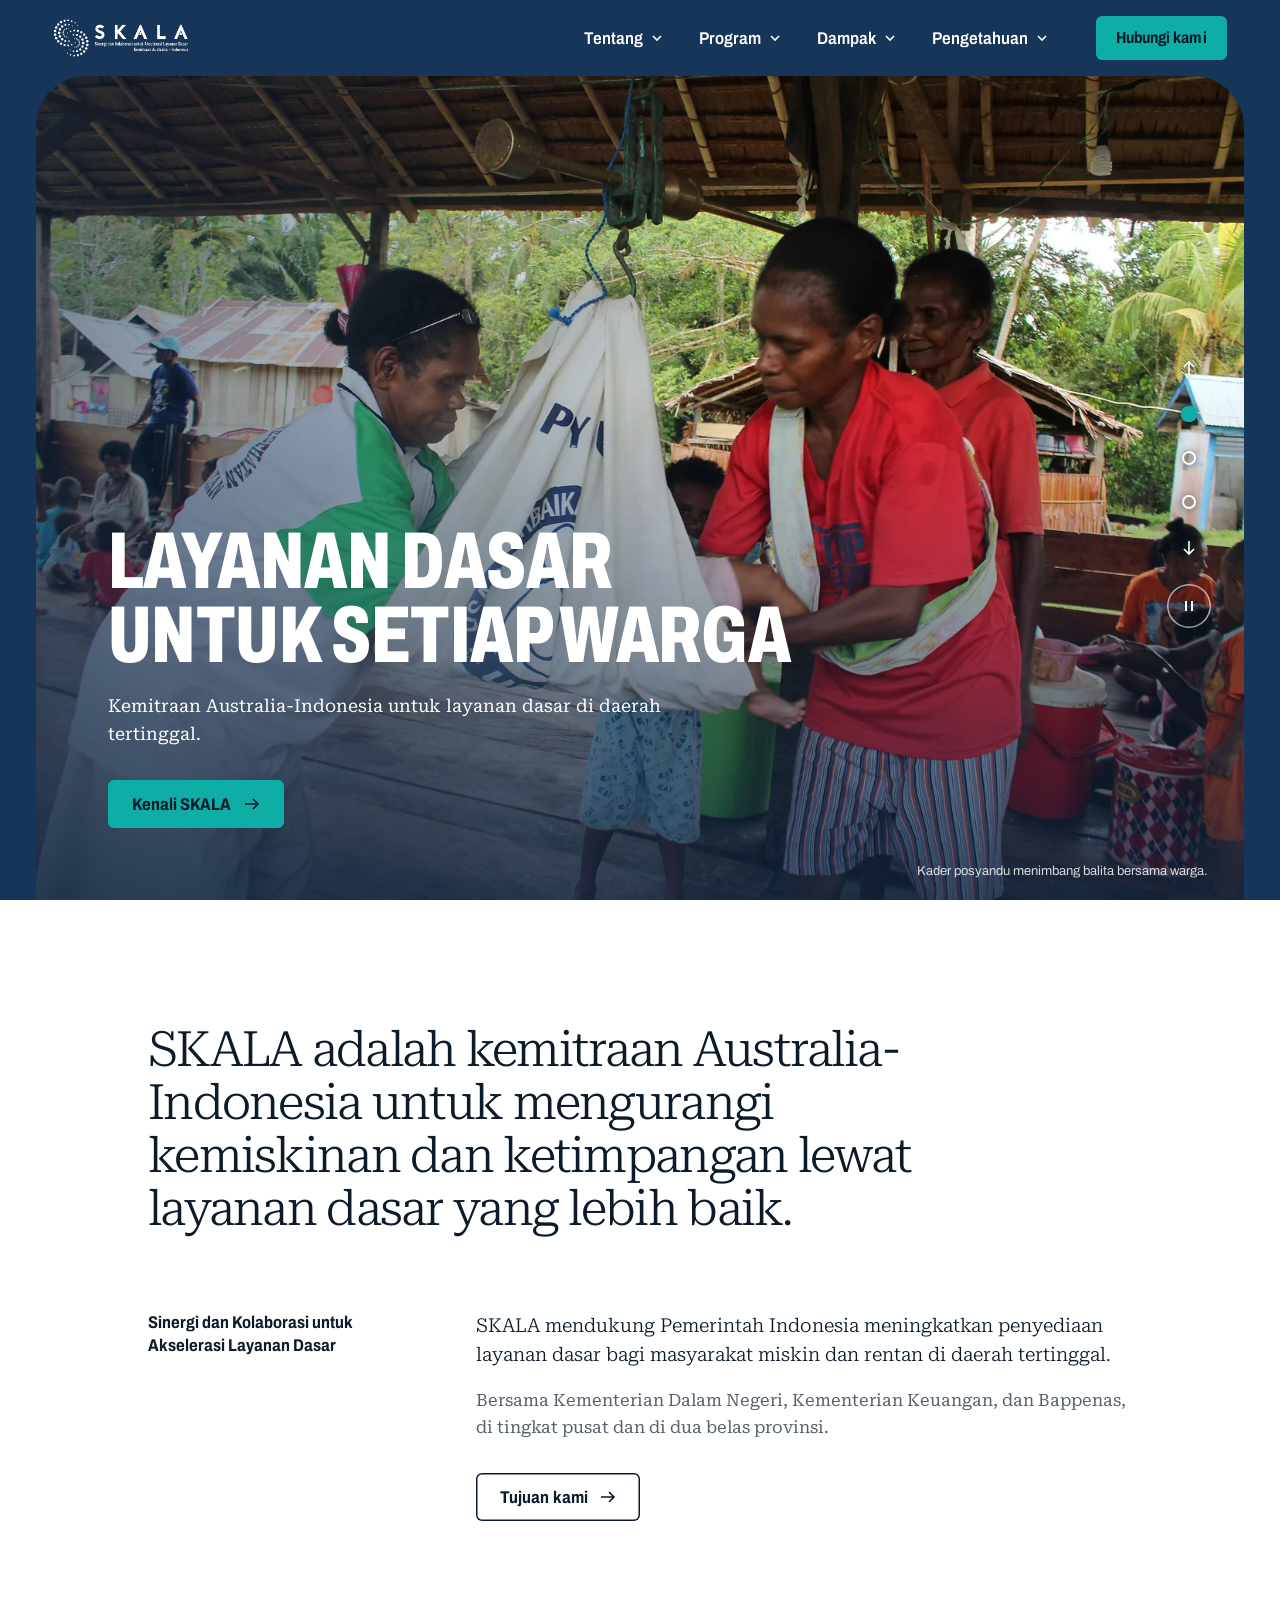
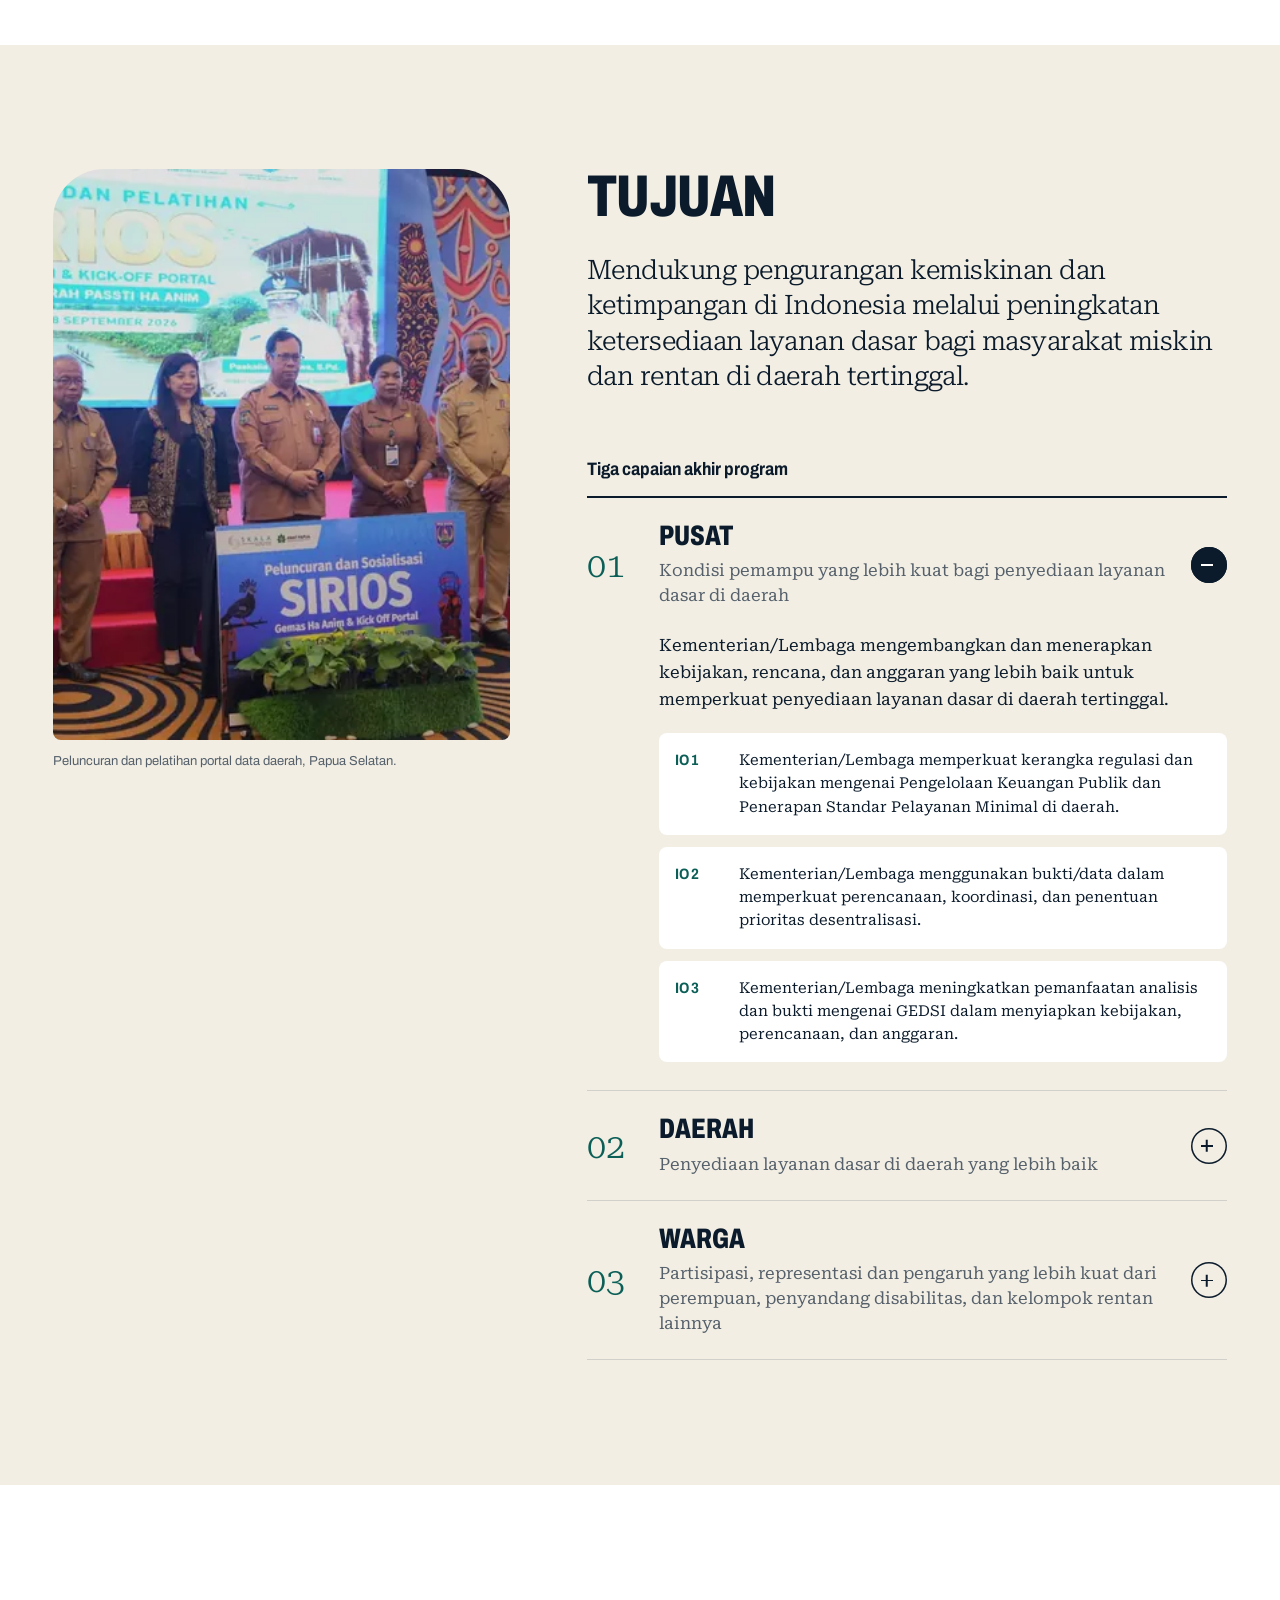
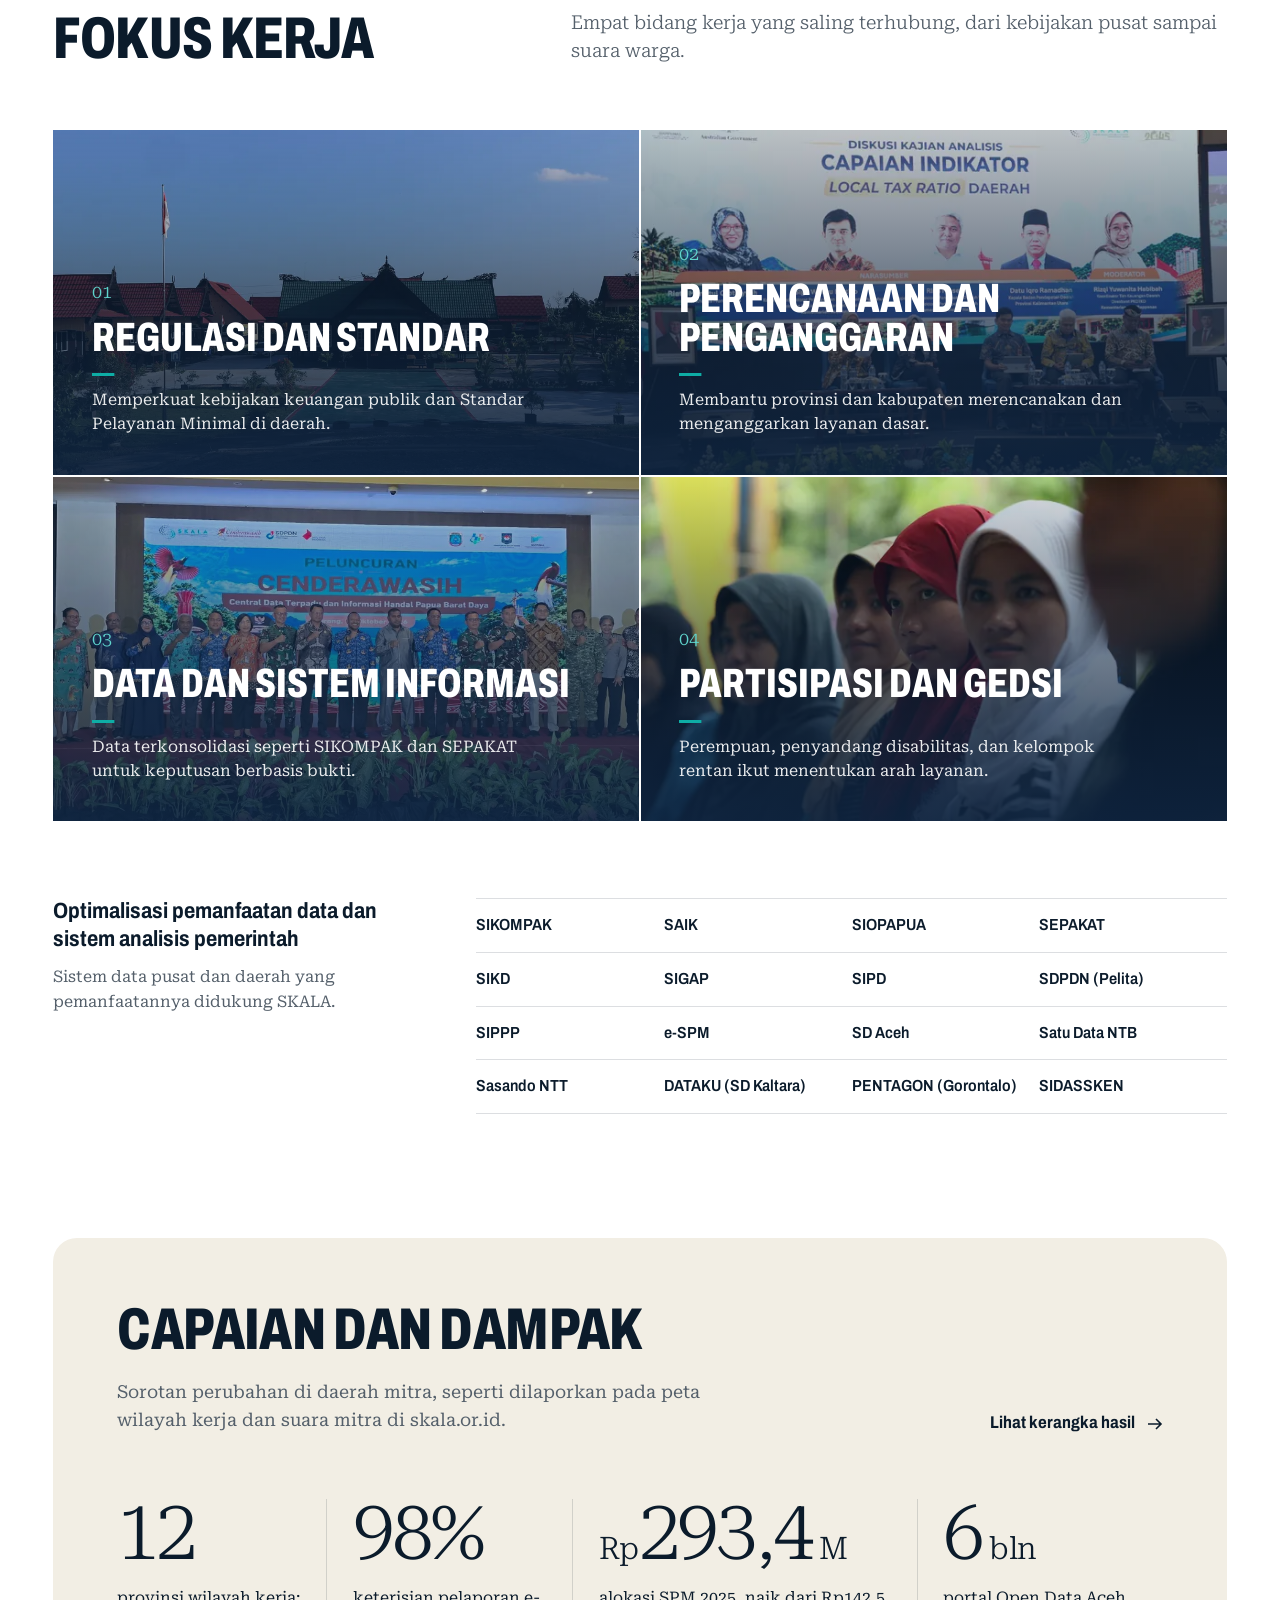
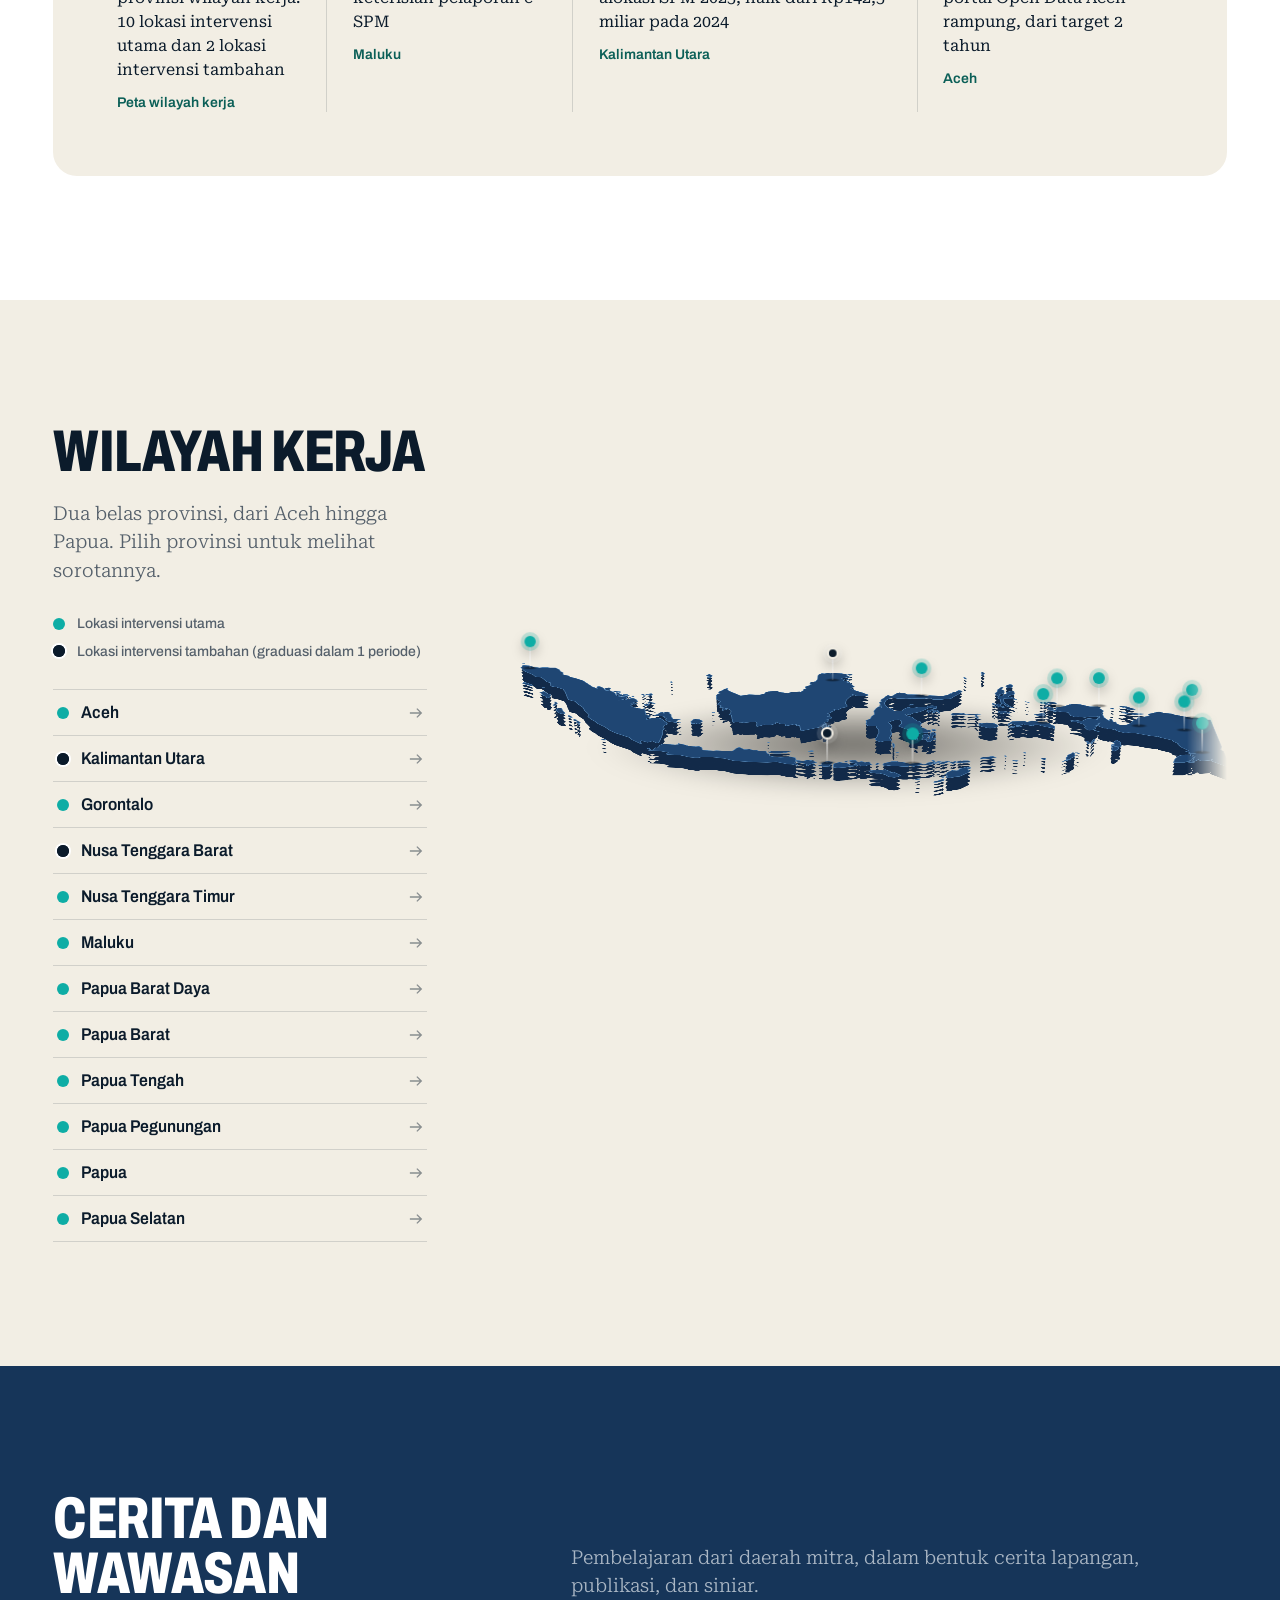
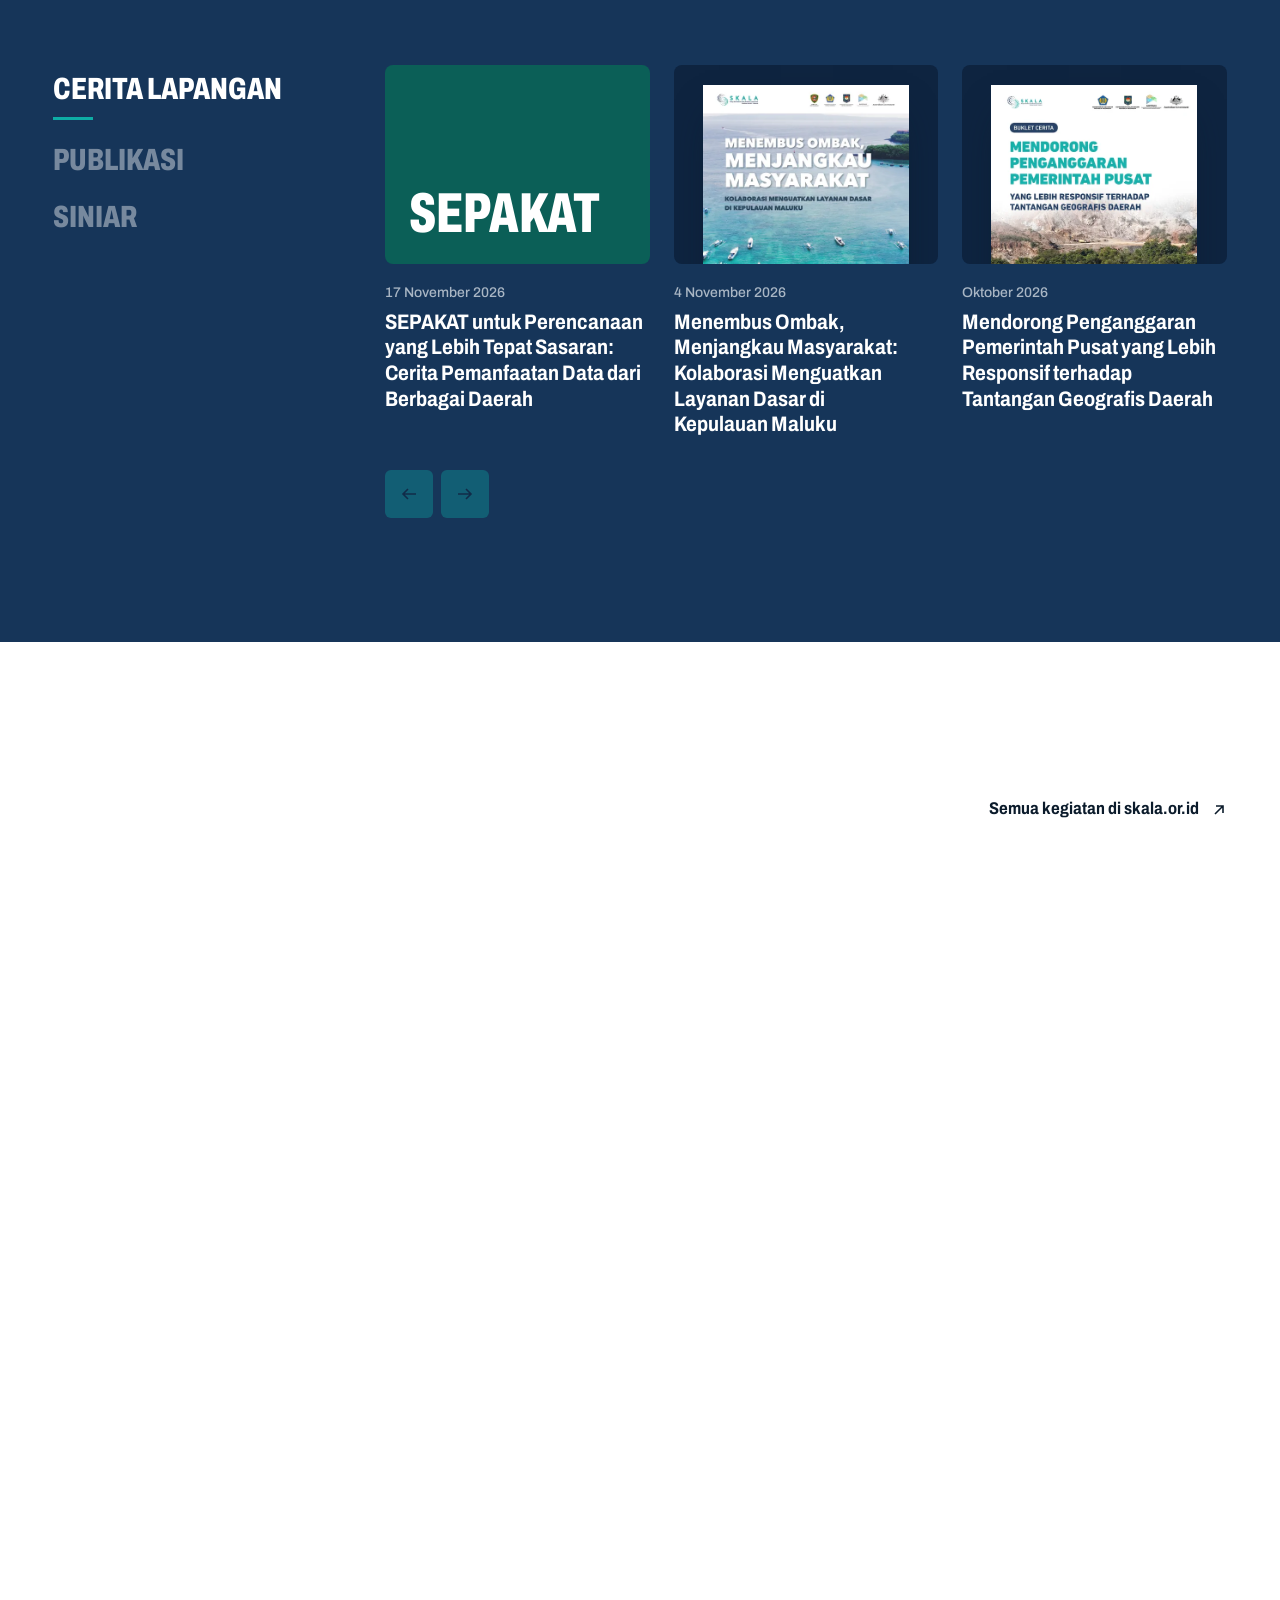
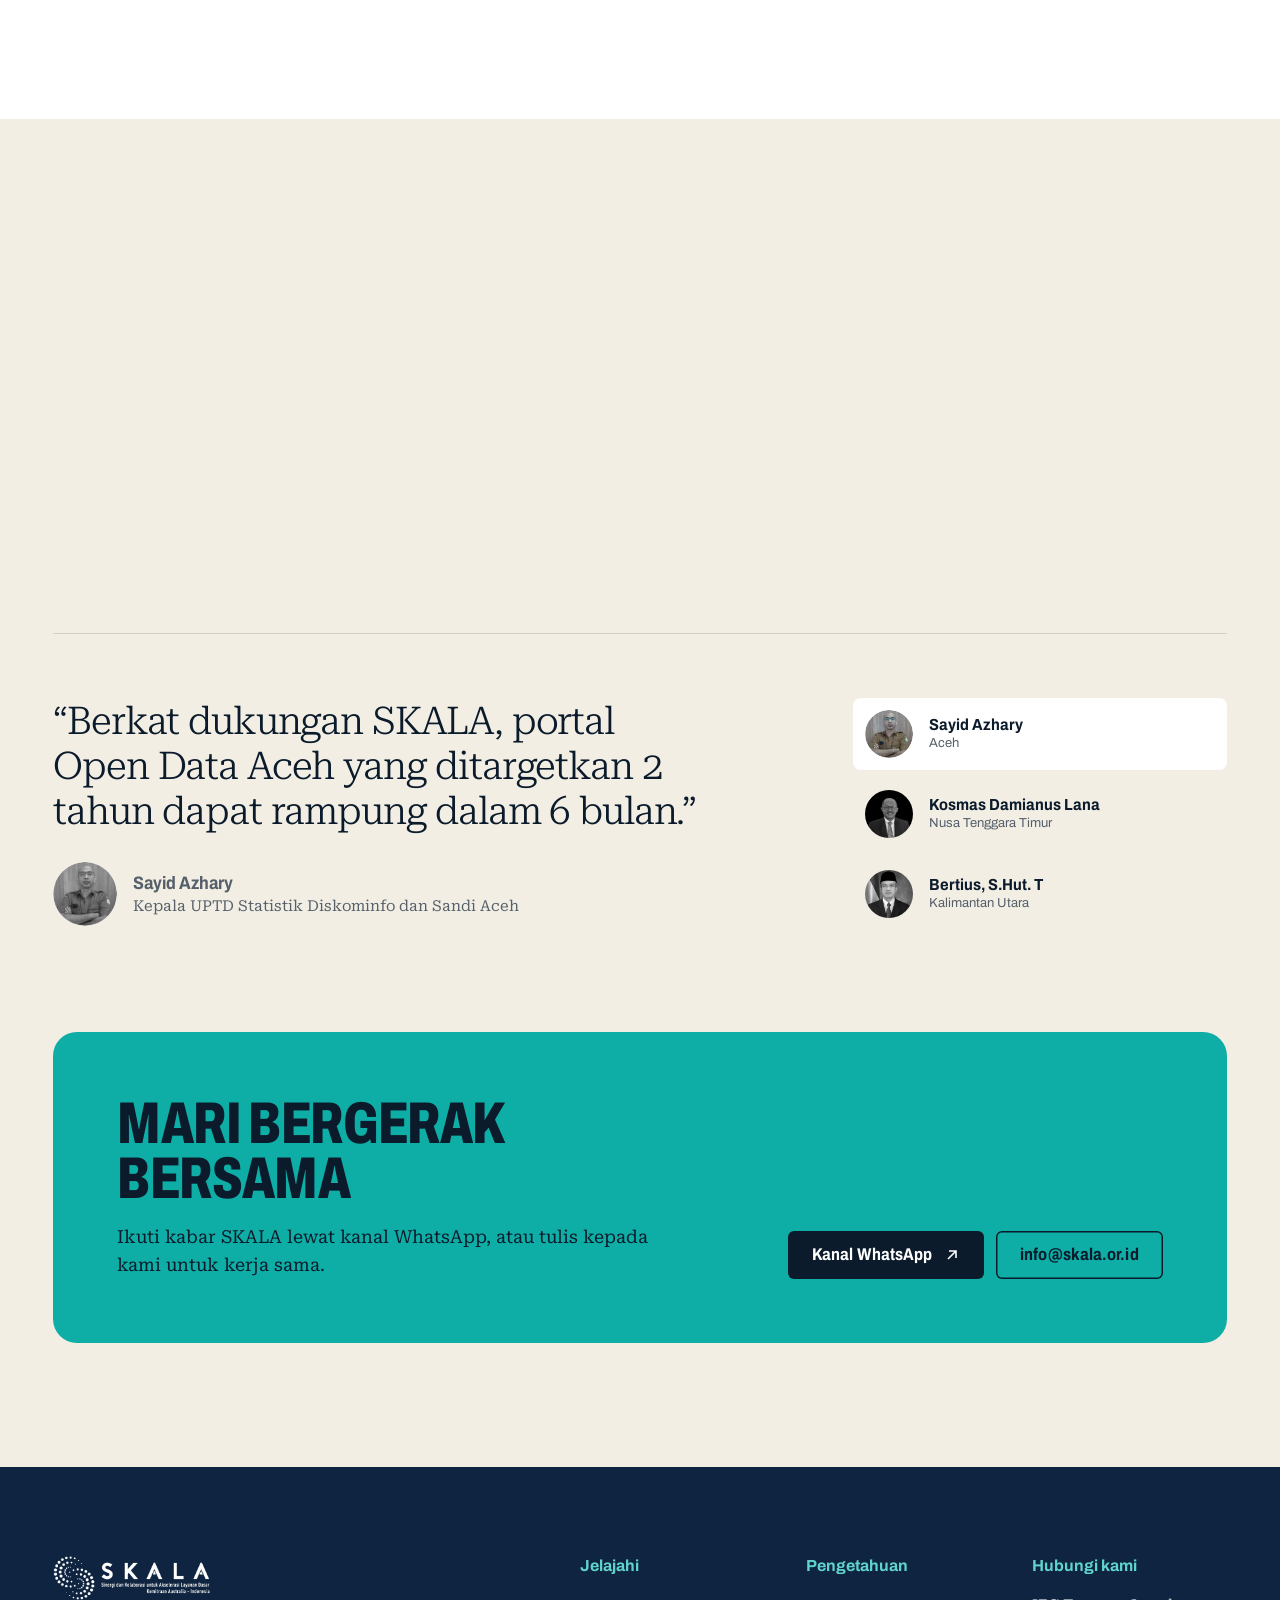
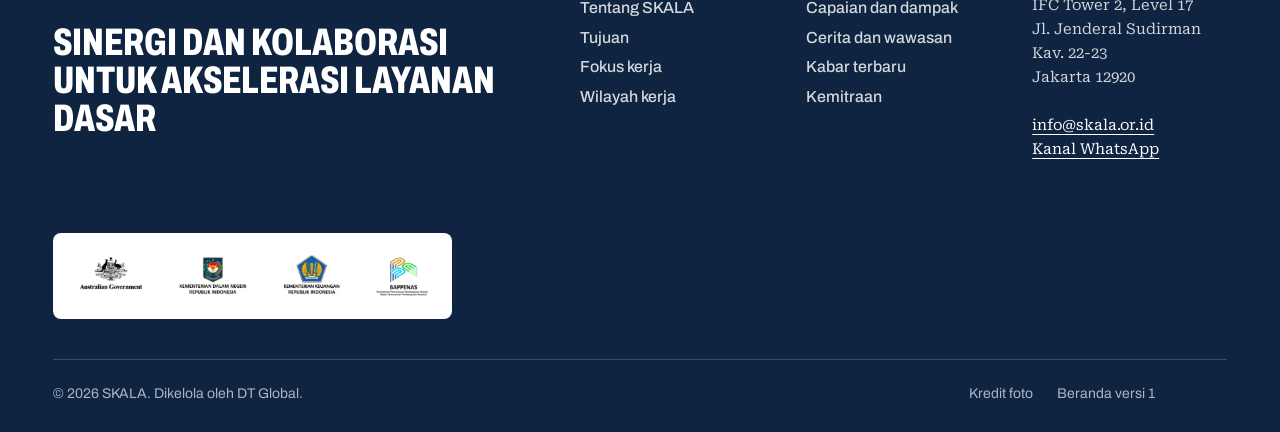
<file: skala-homepage-v2.html>
<!DOCTYPE html>
<html lang="id">
<head>
<meta charset="utf-8">
<meta name="viewport" content="width=device-width, initial-scale=1">
<title>SKALA, Sinergi dan Kolaborasi untuk Akselerasi Layanan Dasar</title>
<meta name="description" content="SKALA adalah Program Kemitraan Australia-Indonesia untuk mendukung Pemerintah Indonesia mengurangi kemiskinan dan ketimpangan melalui layanan dasar yang lebih baik.">
<script>document.documentElement.classList.add('js');if(window.matchMedia&&matchMedia('(prefers-reduced-motion: reduce)').matches)document.documentElement.classList.add('rm');</script>
<link rel="preconnect" href="https://fonts.googleapis.com">
<link rel="preconnect" href="https://fonts.gstatic.com" crossorigin>
<link href="https://fonts.googleapis.com/css2?family=Archivo:wdth,wght@62..125,400..900&family=Roboto+Serif:opsz,wght@8..144,300..500&display=swap" rel="stylesheet">
<link rel="preload" as="image" href="assets/img/warga-kader-1600.webp" imagesrcset="assets/img/warga-kader-640.webp 640w, assets/img/warga-kader-1000.webp 1000w, assets/img/warga-kader-1600.webp 1600w" imagesizes="100vw">
<link rel="stylesheet" href="assets/css/peta-3d.css">
<style>
/* Hallmark · custom direction (by request: gatesfoundation.org × asiafoundation.org, content skala.or.id) · genre editorial · signature: the arched hero window on the navy band, people first · nav: edge-aligned with mega panels · footer: navy mast with co-branding */
/* critique: Gates gives the voice (heavy condensed caps, framed hero, big facts panel, dark story rail); Asia gives the restraint (light serif statements, 984/656 columns, warm paper, butted 2×2 tiles). Every number is sourced from skala.or.id; nothing is invented. */
/* waive 48,7a,62(.peta-pin__chip): assets/css/peta-3d.css is an existing shared component and the brief forbids changing existing files. */
/* waive 62(.slide,.wcard,.totop): carousel slides 2-3, the province card and back-to-top are script-only controls; their messages also live in Fokus kerja and Wilayah kerja. */
/* waive 7b: both references and the partner logo tiles sit on true white. waive 38iii: .card h3 span wraps the whole title (underline device), no accent word. waive 58: the brief asks for ten sections of real SKALA content. */

/* =============================================================================
   TOKENS
   ============================================================================= */
:root{
  --ink:#0B1B2B; --navy:#163559; --navy-d:#0E2440; --navy-l:#1F4673;
  --teal:#0EADA5; --teal-l:#5FD3CC; --teal-deep:#0B5F57;
  --paper:#F2EEE4; --paper-d:#E6DFD0; --white:#FFFFFF;
  --mute:#55606B; --mute-d:#A9B6C4;
  --line:color-mix(in srgb,var(--ink) 14%,transparent);
  --line-d:color-mix(in srgb,var(--white) 18%,transparent);
  --scrim:color-mix(in srgb,var(--navy-d) 72%,transparent);
  --f-d:'Archivo',system-ui,-apple-system,'Segoe UI',sans-serif;   /* tampilan & UI (dipakai condensed untuk judul) */
  --f-s:'Roboto Serif',Georgia,serif;                              /* pernyataan, isi, angka */
  --w:1320px; --w-n:984px; --w-r:656px;
  --gut:max(20px,min(4.17vw,60px));
  --py:clamp(80px,9.7vw,140px);
  --hd:76px;
  --r1:8px; --r2:24px; --r3:clamp(28px,4vw,64px);
  --ease:cubic-bezier(.19,1,.22,1);
  --h1:clamp(44px,6.3vw,92px); --h2:clamp(36px,4.6vw,66px); --h-st:clamp(30px,3.82vw,55px);
}
@media (max-width:1023px){ :root{ --hd:64px } }

/* =============================================================================
   BASE
   ============================================================================= */
*,*::before,*::after{box-sizing:border-box}
html{-webkit-text-size-adjust:100%;overflow-x:clip;scroll-padding-top:var(--hd)}
body{margin:0;overflow-x:clip;background:var(--white);color:var(--ink);font:400 18px/1.6 var(--f-s);-webkit-font-smoothing:antialiased}
img,svg{display:block;max-width:100%}
img{height:auto}
h1,h2,h3,h4,p,ul,ol,figure,blockquote,dl,dd{margin:0}
ul,ol{padding:0;list-style:none}
a{color:inherit;text-decoration:none}
button{font:inherit;color:inherit;background:none;border:0;padding:0;cursor:pointer}
:focus-visible{outline:2px solid var(--teal);outline-offset:3px}
.on-dark :focus-visible{outline-color:var(--teal-l)}
::selection{background:var(--teal-l);color:var(--ink)}
.sr-only{position:absolute!important;width:1px;height:1px;margin:-1px;overflow:hidden;clip:rect(0,0,0,0);white-space:nowrap;border:0}
.skip{position:fixed;left:12px;top:-80px;z-index:900;padding:12px 16px;background:var(--white);color:var(--ink);font:600 15px var(--f-d)}
.skip:focus{top:12px}
.wrap{width:min(100% - 2 * var(--gut),var(--w));margin-inline:auto}
.wrap-n{width:min(100% - 2 * var(--gut),var(--w-n));margin-inline:auto}

/* Tipografi bersama */
.t-h2{font:800 var(--h2)/.94 var(--f-d);font-stretch:72%;letter-spacing:-.01em;text-transform:uppercase;overflow-wrap:break-word;min-width:0;text-wrap:balance}
.t-st{font:300 var(--h-st)/1.08 var(--f-s);letter-spacing:-.035em;overflow-wrap:break-word;min-width:0;text-wrap:balance}
.t-lead{font:300 clamp(18px,1.5vw,22px)/1.5 var(--f-s)}
.t-small{font:500 14px/1.4 var(--f-d)}
.t-mute{color:var(--mute)}
.on-dark .t-mute{color:var(--mute-d)}

/* Tombol: satu gaya utama (teal, teks gelap), satu garis */
.btn{display:inline-flex;align-items:center;justify-content:center;gap:12px;min-height:48px;padding:0 24px;border-radius:6px;font:700 17px/1 var(--f-d);font-stretch:85%;letter-spacing:.005em;transition:background-color .35s var(--ease),color .35s var(--ease),transform .5s var(--ease),box-shadow .35s var(--ease)}
.btn svg{width:16px;height:16px;flex:none;transition:transform .5s var(--ease)}
.btn--teal{background:var(--teal);color:var(--ink)}
.btn--teal:hover{background:var(--teal-l)}
.btn--line{box-shadow:inset 0 0 0 1.5px currentColor}
.btn--line:hover{background:var(--ink);color:var(--white);box-shadow:inset 0 0 0 1.5px var(--ink)}
.on-dark .btn--line:hover{background:var(--white);color:var(--ink);box-shadow:inset 0 0 0 1.5px var(--white)}
.btn--ink{background:var(--ink);color:var(--white)}
.btn--ink:hover{background:var(--navy)}
.btn:hover svg{transform:translateX(3px)}
.btn:active{transform:translateY(1px)}
/* Tautan teks dengan panah terpisah */
.lk{display:inline-flex;align-items:center;gap:12px;font:700 17px/1.2 var(--f-d);font-stretch:85%}
.lk span{background:linear-gradient(currentColor,currentColor) 0 100%/0 1.5px no-repeat;padding-bottom:2px;transition:background-size .5s var(--ease)}
.lk svg{width:16px;height:16px;flex:none;transition:transform .5s var(--ease)}
.lk:hover span,.lk:focus-visible span{background-size:100% 1.5px}
.lk:hover svg{transform:translateX(4px)}

/* Muncul halus saat terlihat (satu jenis gerak) */
.js:not(.rm) [data-r]{opacity:0;transform:translateY(28px);transition:opacity 1s var(--ease),transform 1.2s var(--ease)}
.js:not(.rm) [data-r].in{opacity:1;transform:none}

/* =============================================================================
   HEADER + MEGA MENU + DRAWER
   ============================================================================= */
.hd{position:fixed;inset:0 0 auto;z-index:500;height:var(--hd);color:var(--white);transition:transform .6s var(--ease),background-color .4s var(--ease),color .4s var(--ease),box-shadow .4s var(--ease)}
.hd__in{display:flex;align-items:center;gap:32px;height:100%;width:min(100% - 2 * var(--gut),var(--w));margin-inline:auto}
.hd__logo{display:block;flex:none;padding:8px 0}
.hd__logo img{height:38px;width:auto}
.hd__logo .c{display:none}
.hd.is-solid,.hd.has-mm{background:var(--white);color:var(--ink);box-shadow:0 1px 0 var(--line)}
.hd.is-solid .hd__logo .w,.hd.has-mm .hd__logo .w{display:none}
.hd.is-solid .hd__logo .c,.hd.has-mm .hd__logo .c{display:block}
.hd.is-up{transform:translateY(-100%)}
.nav{margin-left:auto}
.nav__list{display:flex;align-items:center;gap:4px}
.nav__btn,.nav__link{position:relative;display:inline-flex;align-items:center;gap:8px;min-height:44px;padding:0 16px;font:600 17px/1 var(--f-d);font-stretch:88%}
.nav__btn svg{width:12px;height:12px;transition:transform .4s var(--ease)}
.nav__btn[aria-expanded="true"] svg{transform:rotate(180deg)}
.nav__btn::after,.nav__link::after{content:"";position:absolute;left:14px;right:14px;bottom:6px;height:2px;background:var(--teal);transform:scaleX(0);transform-origin:left;transition:transform .45s var(--ease)}
.nav__btn:hover::after,.nav__link:hover::after,.nav__btn[aria-expanded="true"]::after{transform:scaleX(1)}
.hd__cta{flex:none;min-height:44px;padding:0 20px;font-size:16px}
.hd__menu{display:none;align-items:center;gap:12px;min-height:44px;padding:0 4px;font:700 16px/1 var(--f-d);font-stretch:88%}
.hd__menu i{display:grid;gap:4px;width:22px}
.hd__menu b{display:block;height:2px;background:currentColor}
/* Mega panel */
.mm{position:fixed;left:0;right:0;top:var(--hd);background:var(--white);color:var(--ink);box-shadow:0 1px 0 var(--line),0 30px 60px -30px color-mix(in srgb,var(--ink) 35%,transparent)}
.mm[hidden]{display:none}
.mm__in{display:grid;grid-template-columns:minmax(0,4fr) minmax(0,4fr) minmax(0,4fr);gap:48px;padding:44px 0 52px;animation:mmIn .5s var(--ease)}
@keyframes mmIn{from{opacity:0;transform:translateY(-8px)}to{opacity:1;transform:none}}
.mm__intro{font:300 22px/1.4 var(--f-s);color:var(--ink);max-width:16em}
.mm__links{display:grid;align-content:start;gap:4px}
.mm__links a{display:flex;align-items:center;justify-content:space-between;gap:16px;padding:12px 0;border-bottom:1px solid var(--line);font:700 22px/1.2 var(--f-d);font-stretch:80%;transition:color .3s}
.mm__links a > :first-child{transition:transform .5s var(--ease)}
.mm__links a svg{width:16px;height:16px;flex:none;opacity:.35;transition:opacity .3s,transform .5s var(--ease)}
.mm__links a:hover{color:var(--teal-deep)}
.mm__links a:hover svg{opacity:1;transform:translateX(4px)}
.mm__feat{display:grid;gap:12px;align-content:start}
.mm__feat img{width:100%;aspect-ratio:16/10;object-fit:cover;border-radius:var(--r1)}
.mm__feat b{font:700 19px/1.25 var(--f-d);font-stretch:85%}
.mm__feat:hover b{text-decoration:underline;text-underline-offset:4px;text-decoration-thickness:1.5px}
/* Drawer (layar kecil) */
.drawer{position:fixed;inset:0;z-index:600;display:flex;flex-direction:column;background:var(--navy-d);color:var(--white);overflow-y:auto;overscroll-behavior:contain}
.drawer[hidden]{display:none}
.drawer__top{display:flex;align-items:center;justify-content:space-between;height:var(--hd);padding:0 var(--gut);flex:none}
.drawer__top img{height:34px;width:auto}
.drawer__close{min-height:44px;padding:0 4px;font:700 16px var(--f-d)}
.drawer__nav{padding:12px var(--gut) 40px}
.drawer details{border-bottom:1px solid var(--line-d)}
.drawer summary{display:flex;align-items:center;justify-content:space-between;min-height:64px;cursor:pointer;list-style:none;font:800 30px/1 var(--f-d);font-stretch:72%;text-transform:uppercase}
.drawer summary::-webkit-details-marker{display:none}
.drawer summary svg{width:16px;height:16px;transition:transform .4s var(--ease)}
.drawer details[open] summary svg{transform:rotate(180deg)}
.drawer details a{display:block;padding:12px 0;font:500 19px/1.3 var(--f-d);color:var(--mute-d)}
.drawer details a:hover{color:var(--white)}
.drawer details ul{padding-bottom:16px}
.drawer__single{display:flex;align-items:center;min-height:64px;border-bottom:1px solid var(--line-d);font:800 30px/1 var(--f-d);font-stretch:72%;text-transform:uppercase}
.drawer .btn{margin-top:32px}
.lock{overflow:hidden}
@media (max-width:1023px){
  .nav,.hd__cta{display:none}
  .hd__menu{display:inline-flex;margin-left:auto}
  .hd__logo img{height:32px}
}

/* =============================================================================
   1. HERO — jendela foto melengkung di pita navy; teks kiri-bawah; titik slide vertikal di kanan
   ============================================================================= */
.hero{position:relative;background:var(--navy);color:var(--white);padding:var(--hd) clamp(12px,2.8vw,40px) 0}
.hero__frame{position:relative;height:calc(max(640px,100svh) - var(--hd));max-height:860px;overflow:hidden;border-radius:var(--r3) var(--r3) 0 0;background:var(--navy-d);color:var(--white);isolation:isolate}
.slide{position:absolute;inset:0}
html:not(.js) .slide + .slide{display:none}   /* tanpa JS: slide pertama saja */
.js .slide{visibility:hidden;opacity:0;transition:opacity 1.2s var(--ease),visibility 0s 1.2s}
.js .slide.is-on{visibility:visible;opacity:1;transition:opacity 1.2s var(--ease),visibility 0s}
.slide__img{position:absolute;inset:0;width:100%;height:100%;object-fit:cover;object-position:var(--pos,50% 50%);transform:scale(1.06);transition:transform 8s cubic-bezier(.2,.6,.3,1)}
.slide.is-on .slide__img{transform:none}
.slide::after{content:"";position:absolute;inset:0;z-index:1;background:linear-gradient(0deg,var(--scrim),color-mix(in srgb,var(--navy-d) 0%,transparent) 62%),linear-gradient(90deg,color-mix(in srgb,var(--navy-d) 55%,transparent),color-mix(in srgb,var(--navy-d) 0%,transparent) 60%)}
.slide__txt{position:absolute;z-index:2;left:clamp(20px,5.6vw,96px);right:clamp(72px,9vw,140px);bottom:clamp(40px,8vh,88px);max-width:880px}
.hero__h{font:800 var(--h1)/.92 var(--f-d);font-stretch:68%;letter-spacing:-.005em;text-transform:uppercase;text-wrap:balance;overflow-wrap:break-word;min-width:0}
.slide__p{max-width:34em;margin-top:20px;font:400 clamp(17px,1.4vw,20px)/1.55 var(--f-s)}
.slide__txt .btn{margin-top:32px}
.slide.is-on .slide__txt > *{animation:txtIn 1.1s var(--ease) both}
.slide.is-on .slide__txt > :nth-child(2){animation-delay:.1s}
.slide.is-on .slide__txt > :nth-child(3){animation-delay:.2s}
@keyframes txtIn{from{opacity:0;transform:translateY(22px)}to{opacity:1;transform:none}}
.slide__cap{position:absolute;z-index:2;right:clamp(20px,2.8vw,40px);bottom:20px;max-width:24em;font:400 13px/1.4 var(--f-d);color:color-mix(in srgb,var(--white) 82%,transparent);text-align:right}
.hero__ctrl{filter:drop-shadow(0 1px 3px var(--scrim));position:absolute;z-index:3;right:clamp(16px,2.6vw,36px);top:50%;transform:translateY(-50%);display:flex;flex-direction:column;align-items:center;gap:8px}
.hero__dot{display:grid;place-items:center;width:44px;height:36px}
.hero__dot i{display:block;width:14px;height:14px;border-radius:50%;box-shadow:inset 0 0 0 2px var(--white);transition:background-color .4s,transform .5s var(--ease)}
.hero__dot[aria-current="true"] i{background:var(--teal);box-shadow:inset 0 0 0 2px var(--teal);transform:scale(1.15)}
.hero__dot:hover i{transform:scale(1.2)}
.hero__arr{display:grid;place-items:center;width:44px;height:40px;transition:transform .4s var(--ease)}
.hero__arr svg{width:16px;height:16px}
.hero__arr:hover{transform:translateY(-2px)}
.hero__arr--dn:hover{transform:translateY(2px)}
.hero__play{display:grid;place-items:center;width:44px;height:44px;margin-top:8px;border-radius:50%;box-shadow:inset 0 0 0 1.5px color-mix(in srgb,var(--white) 60%,transparent);transition:background-color .3s}
.hero__play:hover{background:color-mix(in srgb,var(--white) 14%,transparent)}
.hero__play svg{width:12px;height:12px}
.hero__play .pl{display:none}
.hero__play[aria-pressed="true"] .pa{display:none}
.hero__play[aria-pressed="true"] .pl{display:block}
@media (max-width:767px){
  .hero__frame{height:calc(max(560px,92svh) - var(--hd))}
  .slide__txt{right:20px;bottom:96px}
  .hero__ctrl{top:auto;bottom:20px;right:auto;left:12px;transform:none;flex-direction:row}
  .hero__arr{display:none}
  .slide__cap{top:16px;bottom:auto;right:20px;max-width:15em;font-size:12px}
}

/* =============================================================================
   2. TENTANG — pernyataan serif di kolom sempit (984), paragraf di kolom baca (656)
   ============================================================================= */
.about{padding:var(--py) 0}
.about .t-st{text-align:left}
.about__grid{display:grid;grid-template-columns:minmax(0,1fr) minmax(0,var(--w-r));gap:32px 48px;margin-top:clamp(40px,6vw,80px)}
.about__name{font:700 17px/1.35 var(--f-d);font-stretch:85%;max-width:14em}
.about__body p+p{margin-top:1em}
.about__body .t-lead{color:var(--ink)}
.about__partners{margin-top:20px;color:var(--mute);font-size:17px}
.about__body .btn{margin-top:32px}
@media (max-width:767px){ .about__grid{grid-template-columns:minmax(0,1fr)} }

/* =============================================================================
   3. TUJUAN — foto melengkung (sticky) + tujuan resmi + akordeon tiga capaian akhir
   ============================================================================= */
.goal{background:var(--paper);padding:var(--py) 0}
.goal__grid{display:grid;grid-template-columns:minmax(0,5fr) minmax(0,7fr);gap:clamp(40px,6vw,96px);align-items:start}
.goal__media{position:sticky;top:calc(var(--hd) + 24px)}
.goal__media img{width:100%;aspect-ratio:4/5;object-fit:cover;object-position:50% 40%;border-radius:var(--r3) var(--r3) var(--r1) var(--r1)}
.goal__media figcaption{margin-top:12px;font:400 13px/1.4 var(--f-d);color:var(--mute)}
.goal__state{margin-top:28px;font:300 clamp(22px,2.1vw,30px)/1.32 var(--f-s);letter-spacing:-.02em;text-wrap:pretty}
.goal__sub{margin-top:clamp(40px,5vw,64px);padding-bottom:16px;border-bottom:2px solid var(--ink);font:700 18px/1.2 var(--f-d);font-stretch:85%}
.acc__item{border-bottom:1px solid var(--line)}
.acc__btn{display:grid;grid-template-columns:56px minmax(0,1fr) 36px;align-items:center;gap:16px;width:100%;padding:24px 0;text-align:left}
.acc__n{font:300 34px/1 var(--f-s);color:var(--teal-deep)}
.acc__t{display:block;font:800 clamp(24px,2.2vw,32px)/1 var(--f-d);font-stretch:72%;text-transform:uppercase}
.acc__s{display:block;margin-top:8px;font:400 17px/1.45 var(--f-s);color:var(--mute)}
.acc__ic{position:relative;width:36px;height:36px;border-radius:50%;box-shadow:inset 0 0 0 1.5px var(--ink);transition:background-color .35s,transform .5s var(--ease)}
.acc__ic::before,.acc__ic::after{content:"";position:absolute;left:50%;top:50%;width:12px;height:1.5px;margin:-.76px 0 0 -8px;background:var(--ink);transition:transform .5s var(--ease),background-color .35s}
.acc__ic::after{transform:rotate(90deg)}
.acc__btn[aria-expanded="true"] .acc__ic{background:var(--ink)}
.acc__btn[aria-expanded="true"] .acc__ic::before,.acc__btn[aria-expanded="true"] .acc__ic::after{background:var(--white)}
.acc__btn[aria-expanded="true"] .acc__ic::after{transform:rotate(0)}
.acc__btn:hover .acc__ic{transform:rotate(90deg)}
.acc__panel{padding:0 0 28px 72px;animation:fadeUp .6s var(--ease)}
.acc__panel[hidden]{display:none}
@keyframes fadeUp{from{opacity:0;transform:translateY(8px)}to{opacity:1;transform:none}}
.acc__panel > p{font:400 17px/1.6 var(--f-s);max-width:36em}
.acc__io{display:grid;gap:12px;margin-top:20px}
.acc__io li{display:grid;grid-template-columns:52px minmax(0,1fr);gap:12px;padding:16px 16px;border-radius:var(--r1);background:var(--white);font:400 15px/1.55 var(--f-s)}
.acc__io b{font:700 15px/1.55 var(--f-d);font-stretch:85%;color:var(--teal-deep)}
@media (max-width:1023px){
  .goal__grid{grid-template-columns:minmax(0,1fr)}
  .goal__media{position:static}
  .goal__media img{aspect-ratio:3/2}
}
@media (max-width:767px){ .acc__btn{grid-template-columns:40px minmax(0,1fr) 36px} .acc__panel{padding-left:0} }

/* =============================================================================
   4. FOKUS KERJA — 2×2 foto saling menempel (pola asiafoundation), judul tebal di atas foto
   ============================================================================= */
.focus{padding:var(--py) 0 0}
.sec-head{display:grid;grid-template-columns:minmax(0,1fr) minmax(0,var(--w-r));gap:24px 48px;align-items:end;margin-bottom:clamp(40px,5vw,64px)}
.sec-head .t-lead{color:var(--mute)}
.on-dark .sec-head .t-lead{color:var(--mute-d)}
.tiles{display:grid;grid-template-columns:repeat(2,minmax(0,1fr));gap:2px;background:var(--white)}
.tile{position:relative;overflow:hidden;aspect-ratio:1.7;color:var(--white);background:var(--navy-d);isolation:isolate}
.tile img{position:absolute;inset:0;width:100%;height:100%;object-fit:cover;object-position:var(--pos,50% 50%);transition:transform 1.4s var(--ease)}
.tile::after{content:"";position:absolute;inset:0;z-index:1;background:linear-gradient(0deg,color-mix(in srgb,var(--navy-d) 92%,transparent),color-mix(in srgb,var(--navy-d) 55%,transparent) 55%,color-mix(in srgb,var(--navy-d) 15%,transparent));transition:opacity .6s var(--ease)}
.tile__in{position:absolute;z-index:2;left:clamp(20px,3vw,44px);right:clamp(20px,3vw,44px);bottom:clamp(20px,3vw,40px)}
.tile__n{font:300 18px/1 var(--f-s);color:var(--teal-l)}
.tile h3{margin-top:12px;font:800 clamp(30px,3.2vw,48px)/.94 var(--f-d);font-stretch:70%;text-transform:uppercase}
.tile p{max-width:28em;margin-top:12px;font:400 16px/1.5 var(--f-s);color:color-mix(in srgb,var(--white) 90%,transparent)}
.tile h3::after{content:"";display:block;width:56px;height:3px;margin-top:16px;background:var(--teal);transform:scaleX(.4);transform-origin:left;transition:transform .7s var(--ease)}
@media (hover:hover){ .tile:hover img{transform:scale(1.05)} .tile:hover h3::after{transform:scaleX(1)} }
.sys{display:grid;grid-template-columns:minmax(0,4fr) minmax(0,8fr);gap:24px 48px;padding:clamp(48px,6vw,80px) 0 var(--py)}
.sys h3{font:700 22px/1.25 var(--f-d);font-stretch:85%;max-width:16em}
.sys h3 + p{margin-top:12px;font:400 16px/1.55 var(--f-s);color:var(--mute);max-width:24em}
.sys ul{display:grid;grid-template-columns:repeat(4,minmax(0,1fr));border-top:1px solid var(--line)}
.sys li{padding:16px 12px 16px 0;border-bottom:1px solid var(--line);font:600 16px/1.3 var(--f-d);font-stretch:88%}
@media (max-width:1023px){ .sys{grid-template-columns:minmax(0,1fr)} .sys ul{grid-template-columns:repeat(3,minmax(0,1fr))} }
@media (max-width:767px){
  .sec-head{grid-template-columns:minmax(0,1fr)}
  .tiles{grid-template-columns:minmax(0,1fr)}
  .tile{aspect-ratio:4/5}
  .sys ul{grid-template-columns:repeat(2,minmax(0,1fr))}
}

/* =============================================================================
   5. CAPAIAN DAN DAMPAK — panel fakta (pola Gates "Foundation facts"), angka besar bersumber
   ============================================================================= */
.impact{padding:0 0 var(--py)}
.facts{padding:clamp(36px,5vw,72px) clamp(24px,5vw,72px);border-radius:var(--r2);background:var(--paper)}
.facts__head{display:flex;flex-wrap:wrap;align-items:end;justify-content:space-between;gap:20px 40px}
.facts__sub{max-width:34em;margin-top:20px;color:var(--mute)}
.stats{display:grid;grid-template-columns:minmax(0,.85fr) minmax(0,1fr) minmax(0,1.4fr) minmax(0,1fr);margin-top:clamp(40px,5vw,64px)}
.stat{padding:0 clamp(16px,2vw,32px);border-left:1px solid var(--line)}
.stat:first-child{padding-left:0;border-left:0}
.stat__n{display:block;font:300 clamp(52px,5.8vw,88px)/.95 var(--f-s);letter-spacing:-.045em;font-variant-numeric:lining-nums tabular-nums;white-space:nowrap}
.stat__n small{font-size:.42em;letter-spacing:-.02em}
.stat__l{display:block;margin-top:16px;font:400 16px/1.5 var(--f-s)}
.stat__s{display:block;margin-top:12px;font:600 14px/1.3 var(--f-d);color:var(--teal-deep)}
@media (max-width:1023px){
  .stats{grid-template-columns:repeat(2,minmax(0,1fr));row-gap:40px}
  .stat:nth-child(3){padding-left:0;border-left:0}
}
@media (max-width:767px){
  .stats{grid-template-columns:minmax(0,1fr);row-gap:28px}
  .stat{padding:28px 0 0;border-left:0;border-top:1px solid var(--line)}
  .stat:first-child{padding-top:0;border-top:0}
}

/* =============================================================================
   6. WILAYAH KERJA — daftar 12 provinsi + peta 3D (komponen assets/js/peta-3d.js)
   ============================================================================= */
.where{background:var(--paper);padding:var(--py) 0;overflow:clip}
.where__grid{display:grid;grid-template-columns:minmax(0,4fr) minmax(0,8fr);gap:clamp(32px,4vw,64px);align-items:start}
.where__lead{margin-top:20px;color:var(--mute)}
.legend{display:grid;gap:8px;margin-top:28px;font:500 14px/1.4 var(--f-d);color:var(--mute)}
.legend li{display:flex;align-items:center;gap:12px}
.lg{flex:none;width:12px;height:12px;border-radius:50%;background:var(--teal)}
.lg--t{background:var(--ink);box-shadow:inset 0 0 0 2.5px var(--ink),0 0 0 2px var(--white)}
.plist{margin-top:28px;border-top:1px solid var(--line)}
.prow{display:flex;align-items:center;gap:12px;width:100%;min-height:46px;padding:0 4px;border-bottom:1px solid var(--line);font:600 17px/1.2 var(--f-d);font-stretch:90%;text-align:left;transition:background-color .3s}
.prow > span{transition:transform .5s var(--ease)}
.prow span{flex:1}
.prow svg{width:14px;height:14px;opacity:.45;transition:transform .5s var(--ease),opacity .3s}
.prow:hover,.prow.is-hot{background:var(--paper-d)}
.prow:hover > span,.prow.is-hot > span,.prow[aria-expanded="true"] > span{transform:translateX(4px)}
.prow:hover svg,.prow.is-hot svg{opacity:1;transform:translateX(3px)}
.prow[aria-expanded="true"]{background:var(--ink);color:var(--white)}
.prow[aria-expanded="true"] .lg--t{box-shadow:inset 0 0 0 2.5px var(--ink),0 0 0 2px var(--white)}
.where__map{position:relative;height:clamp(460px,46vw,640px)}
.stage{--rx:38deg;position:absolute;inset:0;display:flex;align-items:center;justify-content:center;perspective-origin:50% 45%;overflow:hidden;
  -webkit-mask-image:linear-gradient(90deg,transparent,var(--ink) 40px,var(--ink) calc(100% - 40px),transparent),linear-gradient(180deg,transparent,var(--ink) 32px,var(--ink) calc(100% - 32px),transparent);-webkit-mask-composite:source-in;
  mask-image:linear-gradient(90deg,transparent,var(--ink) 40px,var(--ink) calc(100% - 40px),transparent),linear-gradient(180deg,transparent,var(--ink) 32px,var(--ink) calc(100% - 32px),transparent);mask-composite:intersect}   /* peta terkurung di panggungnya; tepi memudar saat di-zoom */
.stage .peta{--fit:.98}
.peta-pin__chip{font-family:var(--f-d)}
.wcard{position:absolute;z-index:3;right:0;bottom:0;width:min(340px,100%);overflow:hidden;border-radius:var(--r2);background:var(--white);box-shadow:0 30px 60px -24px color-mix(in srgb,var(--ink) 40%,transparent);}
html:not(.js) .wcard{display:none}
.js .wcard{opacity:0;visibility:hidden;transform:translateY(16px);transition:opacity .35s var(--ease),transform .6s var(--ease),visibility 0s .35s}
.js .wcard.is-open{opacity:1;visibility:visible;transform:none;transition:opacity .35s var(--ease),transform .6s var(--ease),visibility 0s}
.wcard img{width:100%;aspect-ratio:16/9;object-fit:cover}
.wcard__b{padding:20px 24px 24px}
.wcard__top{display:flex;align-items:center;justify-content:space-between;gap:8px}
.wchip{display:inline-flex;padding:4px 12px;border-radius:4px;font:600 13px/1.2 var(--f-d)}
.wchip--utama{background:color-mix(in srgb,var(--teal) 16%,var(--white));color:var(--teal-deep)}
.wchip--tambahan{background:var(--paper);color:var(--ink)}
.wcard__x{display:grid;place-items:center;width:40px;height:40px;margin:-8px -12px -8px 0;border-radius:50%;transition:background-color .3s}
.wcard__x:hover{background:var(--paper)}
.wcard__x svg{width:14px;height:14px}
.wcard h3{margin-top:12px;font:800 30px/1 var(--f-d);font-stretch:72%;text-transform:uppercase}
.wcard p{margin-top:12px;font:400 15px/1.55 var(--f-s);color:var(--mute)}
.wcard p:empty{display:none}
.wcard .lk{margin-top:16px;font-size:16px}
@media (max-width:1023px){
  .where__grid{grid-template-columns:minmax(0,1fr)}
  .where__map{height:auto;order:-1}
  .stage{position:relative;inset:auto;height:clamp(250px,62vw,480px)}
  .where__aside{display:contents}
  .where__intro{order:-2}
  .plist{display:grid;grid-template-columns:repeat(2,minmax(0,1fr));column-gap:24px;order:1}
  .legend{order:0}
  .wcard{position:relative;right:auto;bottom:auto;width:100%;margin-top:12px;display:none;transform:none}
  .wcard.is-open{display:block}
  .wcard img{aspect-ratio:21/9}
}
@media (max-width:767px){
  .stage{--rx:30deg}
  .plist{grid-template-columns:minmax(0,1fr)}
  .stage .peta-pin{pointer-events:none}
}

/* =============================================================================
   7. CERITA DAN WAWASAN — pita gelap, kategori besar di kiri, carousel di kanan (pola Gates "Stories")
   ============================================================================= */
.stories{background:var(--navy);color:var(--white);padding:var(--py) 0}
.stories__grid{display:grid;grid-template-columns:minmax(0,3fr) minmax(0,9fr);gap:clamp(32px,4vw,64px);align-items:start}
.tabs{display:grid;gap:8px}
.tab{display:block;padding:8px 0;text-align:left;font:800 clamp(26px,2.4vw,34px)/1.05 var(--f-d);font-stretch:72%;text-transform:uppercase;color:color-mix(in srgb,var(--white) 42%,transparent);transition:color .35s var(--ease)}
.tab:hover{color:color-mix(in srgb,var(--white) 80%,transparent)}
.tab[aria-selected="true"]{color:var(--white)}
.tab[aria-selected="true"]::after{content:"";display:block;width:40px;height:3px;margin-top:12px;background:var(--teal)}
.tpanel[hidden]{display:none}
.track{display:grid;grid-auto-flow:column;grid-auto-columns:calc((100% - 48px) / 3);gap:24px;overflow-x:auto;scroll-snap-type:x mandatory;scrollbar-width:none;padding-bottom:4px}
.track::-webkit-scrollbar{display:none}
.card{position:relative;scroll-snap-align:start;min-width:0}
.card a{display:block}
.card__m{position:relative;display:grid;place-items:center;aspect-ratio:4/3;overflow:hidden;border-radius:var(--r1);background:var(--navy-d);color:var(--white)}
.card__m img{transition:transform 1.1s var(--ease)}
.card__m--cover{padding:20px 0 0}
.card__m--cover img{height:100%;width:auto;max-width:78%;object-fit:contain;object-position:50% 100%;box-shadow:0 18px 40px -16px color-mix(in srgb,var(--ink) 80%,transparent)}
.card__m--photo img{width:100%;height:100%;object-fit:cover}
.card__m--type{place-items:end start;padding:24px;background:var(--teal-deep);color:var(--white)}
.card__m--type span{font:800 clamp(44px,4.4vw,64px)/.9 var(--f-d);font-stretch:66%;text-transform:uppercase;color:var(--white)}
.card__d{display:block;margin-top:20px;font:500 14px/1.3 var(--f-d);color:var(--mute-d)}
.card h3{margin-top:8px;font:700 21px/1.22 var(--f-d);font-stretch:85%;text-wrap:pretty}
.card h3 span{background:linear-gradient(currentColor,currentColor) 0 100%/0 1.5px no-repeat;transition:background-size .6s var(--ease)}
@media (hover:hover){ .card a:hover .card__m img{transform:scale(1.04)} .card a:hover h3 span{background-size:100% 1.5px} }
.car__ctrl{display:flex;gap:8px;margin-top:28px}
.car__btn{display:grid;place-items:center;width:48px;height:48px;border-radius:6px;background:var(--teal);color:var(--ink);transition:background-color .3s,opacity .3s,transform .4s var(--ease)}
.car__btn svg{width:16px;height:16px}
.car__btn:hover:not(:disabled){background:var(--teal-l)}
.car__btn:disabled{opacity:.35;cursor:default}
@media (max-width:1023px){
  .stories__grid{grid-template-columns:minmax(0,1fr)}
  .tabs{display:flex;flex-wrap:wrap;gap:4px 24px}
  .track{grid-auto-columns:calc((100% - 24px) / 2)}
}
@media (max-width:767px){ .track{grid-auto-columns:82%} .tab{font-size:24px} }

/* =============================================================================
   8. KABAR TERBARU — satu sorotan besar + daftar bergambar (pola asiafoundation stories)
   ============================================================================= */
.news{padding:var(--py) 0}
.news__head{display:flex;flex-wrap:wrap;align-items:end;justify-content:space-between;gap:20px;margin-bottom:clamp(32px,4vw,48px)}
.news__latest{display:grid;grid-template-columns:auto minmax(0,1fr) auto;align-items:center;gap:16px 24px;padding:20px 0;margin-bottom:clamp(32px,4vw,48px);border-block:1px solid var(--line)}
.news__tag{display:inline-flex;padding:4px 12px;border-radius:4px;background:var(--ink);color:var(--white);font:600 13px/1.2 var(--f-d)}
.news__latest a{font:700 clamp(19px,1.6vw,24px)/1.25 var(--f-d);font-stretch:85%}
.news__latest a:hover{text-decoration:underline;text-underline-offset:5px;text-decoration-thickness:1.5px}
.news__latest svg{width:18px;height:18px}
.news__grid{display:grid;grid-template-columns:minmax(0,7fr) minmax(0,5fr);gap:clamp(32px,4vw,56px)}
.feat a{display:block}
.feat__m{overflow:hidden;border-radius:var(--r1)}
.feat__m img{width:100%;aspect-ratio:16/10;object-fit:cover;transition:transform 1.2s var(--ease)}
.loc{display:inline-block;margin-top:20px;font:600 14px/1.3 var(--f-d);color:var(--teal-deep)}
.feat h3{margin-top:8px;font:800 clamp(30px,3vw,44px)/.98 var(--f-d);font-stretch:72%;text-transform:uppercase;text-wrap:balance}
.feat:hover .feat__m img{transform:scale(1.03)}
.feat:hover h3{color:var(--teal-deep)}
.nlist{display:grid;align-content:start}
.nrow a{display:grid;grid-template-columns:132px minmax(0,1fr);gap:20px;align-items:start;padding:20px 0;border-bottom:1px solid var(--line)}
.nrow:first-child a{padding-top:0}
.nrow img{width:100%;aspect-ratio:4/3;object-fit:cover;border-radius:var(--r1);transition:transform .8s var(--ease)}
.nrow .loc{margin-top:0}
.nrow h3{margin-top:8px;font:700 19px/1.25 var(--f-d);font-stretch:86%;transition:color .3s}
.nrow a:hover h3{color:var(--teal-deep)}
.nrow a:hover img{transform:scale(1.04)}
@media (max-width:1023px){ .news__grid{grid-template-columns:minmax(0,1fr)} }
@media (max-width:767px){
  .news__latest{grid-template-columns:minmax(0,1fr)}
  .news__latest svg{display:none}
  .nrow a{grid-template-columns:96px minmax(0,1fr);gap:16px}
}

/* =============================================================================
   9. KEMITRAAN — logo mitra, suara mitra (kutipan asli), panel ajakan teal
   ============================================================================= */
.partner{background:var(--paper);padding:var(--py) 0}
.partner__grid{display:grid;grid-template-columns:minmax(0,6fr) minmax(0,6fr);gap:clamp(32px,5vw,80px);align-items:center}
.partner__st{margin-top:24px;font-size:clamp(28px,3vw,44px)}
.partner__dt{margin-top:20px;font:600 16px/1.4 var(--f-d);color:var(--mute)}
.logos{display:grid;grid-template-columns:repeat(2,minmax(0,1fr));gap:12px}
.logos li{display:grid;place-items:center;aspect-ratio:2/1;padding:16px;border-radius:var(--r1);background:var(--white)}
.logos img{max-height:72px;width:auto}
.voices{display:grid;grid-template-columns:minmax(0,8fr) minmax(0,4fr);gap:clamp(32px,4vw,64px);margin-top:clamp(64px,8vw,112px);padding-top:clamp(40px,5vw,64px);border-top:1px solid var(--line)}
.quote{min-height:12em}
.quote blockquote{font:300 clamp(28px,3vw,44px)/1.18 var(--f-s);letter-spacing:-.03em;text-wrap:balance}
.quote figcaption{display:flex;align-items:center;gap:16px;margin-top:28px}
.quote figcaption img{width:64px;height:64px;border-radius:50%;object-fit:cover;filter:grayscale(1)}
.quote figcaption b{display:block;font:700 18px/1.25 var(--f-d);font-stretch:88%}
.quote figcaption span{display:block;margin-top:2px;font:400 15px/1.4 var(--f-s);color:var(--mute)}
.quote.is-in blockquote,.quote.is-in figcaption{animation:fadeUp .7s var(--ease) both}
.who{display:grid;align-content:start;gap:8px}
.who button{display:grid;grid-template-columns:48px minmax(0,1fr);gap:16px;align-items:center;padding:12px;border-radius:var(--r1);text-align:left;transition:background-color .3s}
.who img{width:48px;height:48px;border-radius:50%;object-fit:cover;filter:grayscale(1);transition:filter .5s}
.who b{display:block;font:700 16px/1.25 var(--f-d);font-stretch:90%}
.who small{display:block;font:400 13px/1.35 var(--f-d);color:var(--mute)}
.who button:hover{background:var(--paper-d)}
.who button[aria-pressed="true"]{background:var(--white)}
.who button[aria-pressed="true"] img{filter:none}
.cta{display:grid;grid-template-columns:minmax(0,7fr) minmax(0,5fr);gap:24px 48px;align-items:end;margin-top:clamp(64px,8vw,112px);padding:clamp(36px,5vw,72px);border-radius:var(--r2);background:var(--teal);color:var(--ink)}
.cta p{margin-top:16px;max-width:30em;font:400 18px/1.55 var(--f-s)}
.cta__btns{display:flex;flex-wrap:wrap;gap:12px;justify-content:flex-end}
.cta .btn--line:hover{background:var(--ink);color:var(--white)}
.cta :focus-visible{outline-color:var(--ink)}
@media (max-width:1023px){
  .partner__grid,.voices,.cta{grid-template-columns:minmax(0,1fr)}
  .who{grid-template-columns:repeat(3,minmax(0,1fr))}
  .who button{grid-template-columns:minmax(0,1fr);justify-items:start}
  .cta__btns{justify-content:flex-start}
}
@media (max-width:767px){ .who{grid-template-columns:minmax(0,1fr)} .who button{grid-template-columns:48px minmax(0,1fr)} .logos li{aspect-ratio:3/2} }

/* =============================================================================
   10. FOOTER — tiang navy: nama lengkap, tautan, kontak, logo ko-branding
   ============================================================================= */
.ft{background:var(--navy-d);color:var(--white);padding:clamp(64px,7vw,104px) 0 28px}
.ft__top{display:grid;grid-template-columns:minmax(0,5fr) minmax(0,7fr);gap:40px 64px}
.ft__logo img{height:44px;width:auto}
.ft__name{margin-top:24px;max-width:15em;font:800 clamp(30px,3vw,44px)/.98 var(--f-d);font-stretch:70%;text-transform:uppercase}
.ft__cols{display:grid;grid-template-columns:repeat(3,minmax(0,1fr));gap:32px}
.ft h2{margin-bottom:16px;font:700 16px/1.3 var(--f-d);color:var(--teal-l)}
.ft li a{display:inline-block;padding:4px 0;font:500 16px/1.35 var(--f-d);color:color-mix(in srgb,var(--white) 82%,transparent);transition:color .3s}
.ft li a:hover{color:var(--white);text-decoration:underline;text-underline-offset:4px}
.ft address{font:400 15px/1.6 var(--f-s);font-style:normal;color:color-mix(in srgb,var(--white) 82%,transparent)}
.ft address a{color:var(--white);text-decoration:underline;text-underline-offset:4px}
.ft__logos{display:flex;flex-wrap:wrap;align-items:center;gap:20px 32px;width:fit-content;max-width:100%;margin-top:clamp(48px,6vw,72px);padding:20px 24px;border-radius:var(--r1);background:var(--white)}
.ft__logos img{height:46px;width:auto}
.ft__bot{display:flex;flex-wrap:wrap;justify-content:space-between;gap:12px 24px;margin-top:40px;padding:24px 72px 0 0;border-top:1px solid var(--line-d);font:400 14px/1.4 var(--f-d);color:var(--mute-d)}
.ft__bot nav{display:flex;flex-wrap:wrap;gap:8px 24px}
.ft__bot a:hover{color:var(--white)}
@media (max-width:1023px){ .ft__top{grid-template-columns:minmax(0,1fr)} }
@media (max-width:767px){ .ft__cols{grid-template-columns:minmax(0,1fr)} }

/* Tombol ke atas */
.totop{position:fixed;right:clamp(16px,2vw,28px);bottom:clamp(16px,2vw,28px);z-index:400;display:grid;place-items:center;width:48px;height:48px;border-radius:6px;background:var(--ink);color:var(--white);transition:background-color .3s}
html:not(.js) .totop{display:none}
.js .totop{opacity:0;visibility:hidden;transform:translateY(12px);transition:opacity .4s,transform .5s var(--ease),visibility 0s .4s,background-color .3s}
.js .totop.on{opacity:1;visibility:visible;transform:none;transition:opacity .4s,transform .5s var(--ease),background-color .3s}
.totop:hover{background:var(--navy)}
.totop svg{width:16px;height:16px}

@media (prefers-reduced-motion:reduce){
  *,*::before,*::after{animation:none!important;transition-duration:.01ms!important;scroll-behavior:auto!important}
  .slide__img{transform:none}
}
</style>
</head>
<body>
<a class="skip" href="#main">Lewati ke konten</a>
<svg width="0" height="0" style="position:absolute" aria-hidden="true" focusable="false">
  <symbol id="i-arr" viewBox="0 0 16 16"><path d="M1 8h13M9 3l5 5-5 5" fill="none" stroke="currentColor" stroke-width="1.6"/></symbol>
  <symbol id="i-arr-l" viewBox="0 0 16 16"><path d="M15 8H2M7 3L2 8l5 5" fill="none" stroke="currentColor" stroke-width="1.6"/></symbol>
  <symbol id="i-up" viewBox="0 0 16 16"><path d="M8 15V2M3 7l5-5 5 5" fill="none" stroke="currentColor" stroke-width="1.6"/></symbol>
  <symbol id="i-dn" viewBox="0 0 16 16"><path d="M8 1v13M3 9l5 5 5-5" fill="none" stroke="currentColor" stroke-width="1.6"/></symbol>
  <symbol id="i-chev" viewBox="0 0 12 12"><path d="M2 4l4 4 4-4" fill="none" stroke="currentColor" stroke-width="1.6"/></symbol>
  <symbol id="i-x" viewBox="0 0 14 14"><path d="M2 2l10 10M12 2L2 12" fill="none" stroke="currentColor" stroke-width="1.6"/></symbol>
  <symbol id="i-out" viewBox="0 0 16 16"><path d="M4 12L12 4M5 4h7v7" fill="none" stroke="currentColor" stroke-width="1.6"/></symbol>
</svg>

<!-- ===================================================================== HEADER -->
<header class="hd" id="hd">
  <div class="hd__in">
    <a class="hd__logo" href="#top" aria-label="SKALA, kembali ke awal halaman"><img class="w" src="assets/skala-logo-white.png" width="500" height="138" alt=""><img class="c" src="assets/skala-logo.png" width="600" height="165" alt=""></a>
    <nav class="nav" aria-label="Utama">
      <ul class="nav__list">
        <li><button class="nav__btn" type="button" aria-expanded="false" aria-controls="mm-1">Tentang<svg aria-hidden="true"><use href="#i-chev"/></svg></button>
          <div class="mm" id="mm-1" hidden><div class="wrap mm__in">
            <p class="mm__intro">Program Kemitraan Australia-Indonesia untuk layanan dasar yang lebih baik.</p>
            <ul class="mm__links">
              <li><a href="#tentang">Tentang SKALA<svg aria-hidden="true"><use href="#i-arr"/></svg></a></li>
              <li><a href="#tujuan">Tujuan dan capaian akhir<svg aria-hidden="true"><use href="#i-arr"/></svg></a></li>
              <li><a href="#kemitraan">Kemitraan<svg aria-hidden="true"><use href="#i-arr"/></svg></a></li>
            </ul>
            <a class="mm__feat" href="#tujuan"><img src="assets/img/kegiatan-papua-selatan-640.webp" width="640" height="426" alt="" loading="lazy"><b>Tiga capaian akhir: pusat, daerah, dan warga</b></a>
          </div></div></li>
        <li><button class="nav__btn" type="button" aria-expanded="false" aria-controls="mm-2">Program<svg aria-hidden="true"><use href="#i-chev"/></svg></button>
          <div class="mm" id="mm-2" hidden><div class="wrap mm__in">
            <p class="mm__intro">Empat bidang kerja, dari kebijakan pusat sampai suara warga.</p>
            <ul class="mm__links">
              <li><a href="#fokus">Regulasi dan standar<svg aria-hidden="true"><use href="#i-arr"/></svg></a></li>
              <li><a href="#fokus">Perencanaan dan penganggaran<svg aria-hidden="true"><use href="#i-arr"/></svg></a></li>
              <li><a href="#fokus">Data dan sistem informasi<svg aria-hidden="true"><use href="#i-arr"/></svg></a></li>
              <li><a href="#fokus">Partisipasi dan GEDSI<svg aria-hidden="true"><use href="#i-arr"/></svg></a></li>
            </ul>
            <a class="mm__feat" href="#fokus"><img src="assets/img/kegiatan-ntb-640.webp" width="640" height="360" alt="" loading="lazy"><b>NTB luncurkan Dashboard Eksekutif untuk pembangunan berbasis data</b></a>
          </div></div></li>
        <li><button class="nav__btn" type="button" aria-expanded="false" aria-controls="mm-3">Dampak<svg aria-hidden="true"><use href="#i-chev"/></svg></button>
          <div class="mm" id="mm-3" hidden><div class="wrap mm__in">
            <p class="mm__intro">Perubahan yang terjadi di dua belas provinsi wilayah kerja.</p>
            <ul class="mm__links">
              <li><a href="#dampak">Capaian dan dampak<svg aria-hidden="true"><use href="#i-arr"/></svg></a></li>
              <li><a href="#wilayah">Wilayah kerja<svg aria-hidden="true"><use href="#i-arr"/></svg></a></li>
              <li><a href="#suara">Suara mitra<svg aria-hidden="true"><use href="#i-arr"/></svg></a></li>
            </ul>
            <a class="mm__feat" href="#wilayah"><img src="assets/img/prov-ntt-480.webp" width="480" height="272" alt="" loading="lazy"><b>Dua belas provinsi, dari Aceh hingga Papua</b></a>
          </div></div></li>
        <li><button class="nav__btn" type="button" aria-expanded="false" aria-controls="mm-4">Pengetahuan<svg aria-hidden="true"><use href="#i-chev"/></svg></button>
          <div class="mm" id="mm-4" hidden><div class="wrap mm__in">
            <p class="mm__intro">Cerita lapangan, publikasi, dan siniar dari daerah mitra.</p>
            <ul class="mm__links">
              <li><a href="#cerita">Cerita dan wawasan<svg aria-hidden="true"><use href="#i-arr"/></svg></a></li>
              <li><a href="#kabar">Kabar terbaru<svg aria-hidden="true"><use href="#i-arr"/></svg></a></li>
              <li><a href="https://skala.or.id/" target="_blank" rel="noopener">Pusat pengetahuan di skala.or.id<svg aria-hidden="true"><use href="#i-out"/></svg><span class="sr-only"> (tab baru)</span></a></li>
            </ul>
            <a class="mm__feat" href="#cerita"><img src="assets/img/sampul-maluku-480.webp" width="480" height="678" alt="" loading="lazy" style="aspect-ratio:16/10;object-position:50% 30%"><b>Menembus Ombak, Menjangkau Masyarakat</b></a>
          </div></div></li>
      </ul>
    </nav>
    <a class="btn btn--teal hd__cta" href="#kontak">Hubungi kami</a>
    <button class="hd__menu" id="menu-open" type="button" aria-expanded="false" aria-controls="drawer">Menu<i aria-hidden="true"><b></b><b></b><b></b></i></button>
  </div>
</header>

<div class="drawer on-dark" id="drawer" role="dialog" aria-modal="true" aria-label="Menu" hidden>
  <div class="drawer__top"><img src="assets/skala-logo-white.png" width="500" height="138" alt="SKALA"><button class="drawer__close" id="menu-close" type="button">Tutup</button></div>
  <nav class="drawer__nav" aria-label="Menu seluler">
    <details><summary>Tentang<svg aria-hidden="true"><use href="#i-chev"/></svg></summary><ul><li><a href="#tentang">Tentang SKALA</a></li><li><a href="#tujuan">Tujuan dan capaian akhir</a></li><li><a href="#kemitraan">Kemitraan</a></li></ul></details>
    <details><summary>Program<svg aria-hidden="true"><use href="#i-chev"/></svg></summary><ul><li><a href="#fokus">Fokus kerja</a></li><li><a href="#fokus">Sistem data pemerintah</a></li></ul></details>
    <details><summary>Dampak<svg aria-hidden="true"><use href="#i-chev"/></svg></summary><ul><li><a href="#dampak">Capaian dan dampak</a></li><li><a href="#wilayah">Wilayah kerja</a></li><li><a href="#suara">Suara mitra</a></li></ul></details>
    <details><summary>Pengetahuan<svg aria-hidden="true"><use href="#i-chev"/></svg></summary><ul><li><a href="#cerita">Cerita dan wawasan</a></li><li><a href="#kabar">Kabar terbaru</a></li></ul></details>
    <a class="drawer__single" href="#kontak">Kontak</a>
    <a class="btn btn--teal" href="https://whatsapp.com/channel/0029Vb5cXcuLSmbVnE2Vvc3k" target="_blank" rel="noopener">Kanal WhatsApp<span class="sr-only"> (tab baru)</span><svg aria-hidden="true"><use href="#i-out"/></svg></a>
  </nav>
</div>

<main id="main">

<!-- ===================================================================== 1. HERO -->
<section class="hero on-dark" id="top" aria-roledescription="carousel" aria-label="Sorotan SKALA">
  <div class="hero__frame">
    <div class="slide is-on" role="group" aria-roledescription="slide" aria-label="1 dari 3" style="--pos:50% 40%">
      <img class="slide__img" src="assets/img/warga-kader-1600.webp" srcset="assets/img/warga-kader-640.webp 640w, assets/img/warga-kader-1000.webp 1000w, assets/img/warga-kader-1600.webp 1600w" sizes="100vw" width="1600" height="1067" alt="Kader posyandu menimbang balita bersama warga.">
      <div class="slide__txt">
        <h1 class="hero__h">Layanan dasar untuk setiap warga</h1>
        <p class="slide__p">Kemitraan Australia-Indonesia untuk layanan dasar di daerah tertinggal.</p>
        <a class="btn btn--teal" href="#tentang">Kenali SKALA<svg aria-hidden="true"><use href="#i-arr"/></svg></a>
      </div>
      <p class="slide__cap" aria-hidden="true">Kader posyandu menimbang balita bersama warga.</p>
    </div>
    <div class="slide" role="group" aria-roledescription="slide" aria-label="2 dari 3" style="--pos:50% 55%">
      <img class="slide__img" src="assets/img/hero-2-1920.webp" srcset="assets/img/hero-2-768.webp 768w, assets/img/hero-2-1280.webp 1280w, assets/img/hero-2-1920.webp 1920w" sizes="100vw" width="1920" height="1200" alt="Bandara Wamena dan Lembah Baliem pada pagi hari, Papua Pegunungan." loading="lazy">
      <div class="slide__txt">
        <h2 class="hero__h">Data yang menggerakkan kebijakan</h2>
        <p class="slide__p">Sistem data daerah membantu perencanaan layanan yang lebih tepat sasaran.</p>
        <a class="btn btn--teal" href="#fokus">Lihat fokus kerja<svg aria-hidden="true"><use href="#i-arr"/></svg></a>
      </div>
      <p class="slide__cap" aria-hidden="true">Lembah Baliem, Papua Pegunungan.</p>
    </div>
    <div class="slide" role="group" aria-roledescription="slide" aria-label="3 dari 3" style="--pos:50% 60%">
      <img class="slide__img" src="assets/img/hero-4-1920.webp" srcset="assets/img/hero-4-768.webp 768w, assets/img/hero-4-1280.webp 1280w, assets/img/hero-4-1920.webp 1920w" sizes="100vw" width="1920" height="1282" alt="Pagi di Kampung Praijing, Sumba, Nusa Tenggara Timur." loading="lazy">
      <div class="slide__txt">
        <h2 class="hero__h">Setiap suara ikut menentukan</h2>
        <p class="slide__p">Perempuan, penyandang disabilitas, dan kelompok rentan ikut merencanakan layanan dasar.</p>
        <a class="btn btn--teal" href="#wilayah">Lihat wilayah kerja<svg aria-hidden="true"><use href="#i-arr"/></svg></a>
      </div>
      <p class="slide__cap" aria-hidden="true">Kampung Praijing, Sumba, Nusa Tenggara Timur.</p>
    </div>
    <div class="hero__ctrl">
      <button class="hero__arr" type="button" id="h-prev" aria-label="Slide sebelumnya"><svg aria-hidden="true"><use href="#i-up"/></svg></button>
      <button class="hero__dot" type="button" aria-label="Slide 1" aria-current="true"><i></i></button>
      <button class="hero__dot" type="button" aria-label="Slide 2"><i></i></button>
      <button class="hero__dot" type="button" aria-label="Slide 3"><i></i></button>
      <button class="hero__arr hero__arr--dn" type="button" id="h-next" aria-label="Slide berikutnya"><svg aria-hidden="true"><use href="#i-dn"/></svg></button>
      <button class="hero__play" type="button" id="h-play" aria-pressed="false" aria-label="Jeda putar otomatis"><svg class="pa" viewBox="0 0 12 12" aria-hidden="true"><path d="M3 1v10M9 1v10" stroke="currentColor" stroke-width="2"/></svg><svg class="pl" viewBox="0 0 12 12" aria-hidden="true"><path d="M2 1l9 5-9 5z" fill="currentColor"/></svg></button>
    </div>
  </div>
</section>

<!-- ===================================================================== 2. TENTANG -->
<section class="about" id="tentang" aria-labelledby="ab-h">
  <div class="wrap-n">
    <h2 class="t-st" id="ab-h" data-r>SKALA adalah kemitraan Australia-Indonesia untuk mengurangi kemiskinan dan ketimpangan lewat layanan dasar yang lebih baik.</h2>
    <div class="about__grid">
      <p class="about__name" data-r>Sinergi dan Kolaborasi untuk Akselerasi Layanan Dasar</p>
      <div class="about__body" data-r>
        <p class="t-lead">SKALA mendukung Pemerintah Indonesia meningkatkan penyediaan layanan dasar bagi masyarakat miskin dan rentan di daerah tertinggal.</p>
        <p class="about__partners">Bersama Kementerian Dalam Negeri, Kementerian Keuangan, dan Bappenas, di tingkat pusat dan di dua belas provinsi.</p>
        <a class="btn btn--line" href="#tujuan">Tujuan kami<svg aria-hidden="true"><use href="#i-arr"/></svg></a>
      </div>
    </div>
  </div>
</section>

<!-- ===================================================================== 3. TUJUAN -->
<section class="goal" id="tujuan" aria-labelledby="go-h">
  <div class="wrap goal__grid">
    <figure class="goal__media" data-r>
      <img src="assets/img/kegiatan-papua-selatan-1000.webp" srcset="assets/img/kegiatan-papua-selatan-640.webp 640w, assets/img/kegiatan-papua-selatan-1000.webp 1000w, assets/img/kegiatan-papua-selatan-1600.webp 1600w" sizes="(min-width:1024px) 520px, 100vw" width="1000" height="666" alt="Pejabat daerah dan mitra pada peluncuran dan pelatihan portal data daerah di Papua Selatan." loading="lazy">
      <figcaption>Peluncuran dan pelatihan portal data daerah, Papua Selatan.</figcaption>
    </figure>
    <div>
      <h2 class="t-h2" id="go-h" data-r>Tujuan</h2>
      <p class="goal__state" data-r>Mendukung pengurangan kemiskinan dan ketimpangan di Indonesia melalui peningkatan ketersediaan layanan dasar bagi masyarakat miskin dan rentan di daerah tertinggal.</p>
      <h3 class="goal__sub" data-r>Tiga capaian akhir program</h3>
      <div class="acc" id="acc">
        <div class="acc__item">
          <h4><button class="acc__btn" type="button" aria-expanded="true" aria-controls="eo-1" id="eo-1-b"><span class="acc__n" aria-hidden="true">01</span><span><span class="acc__t">Pusat</span><span class="acc__s">Kondisi pemampu yang lebih kuat bagi penyediaan layanan dasar di daerah</span></span><span class="acc__ic" aria-hidden="true"></span></button></h4>
          <div class="acc__panel" id="eo-1" role="region" aria-labelledby="eo-1-b">
            <p>Kementerian/Lembaga mengembangkan dan menerapkan kebijakan, rencana, dan anggaran yang lebih baik untuk memperkuat penyediaan layanan dasar di daerah tertinggal.</p>
            <ul class="acc__io">
              <li><b>IO 1</b>Kementerian/Lembaga memperkuat kerangka regulasi dan kebijakan mengenai Pengelolaan Keuangan Publik dan Penerapan Standar Pelayanan Minimal di daerah.</li>
              <li><b>IO 2</b>Kementerian/Lembaga menggunakan bukti/data dalam memperkuat perencanaan, koordinasi, dan penentuan prioritas desentralisasi.</li>
              <li><b>IO 3</b>Kementerian/Lembaga meningkatkan pemanfaatan analisis dan bukti mengenai GEDSI dalam menyiapkan kebijakan, perencanaan, dan anggaran.</li>
            </ul>
          </div>
        </div>
        <div class="acc__item">
          <h4><button class="acc__btn" type="button" aria-expanded="true" aria-controls="eo-2" id="eo-2-b"><span class="acc__n" aria-hidden="true">02</span><span><span class="acc__t">Daerah</span><span class="acc__s">Penyediaan layanan dasar di daerah yang lebih baik</span></span><span class="acc__ic" aria-hidden="true"></span></button></h4>
          <div class="acc__panel" id="eo-2" role="region" aria-labelledby="eo-2-b">
            <p>Pemerintah provinsi dan kabupaten sasaran mampu merencanakan, menganggarkan, dan mengelola penyediaan layanan dasar secara lebih efektif.</p>
            <ul class="acc__io">
              <li><b>IO 4</b>Pemerintah provinsi dan kabupaten sasaran mampu mengelola keuangan publik dengan lebih baik untuk meningkatkan layanan dasar yang sesuai Standar Pelayanan Minimal.</li>
              <li><b>IO 5</b>Pemerintah provinsi dan kabupaten sasaran memperkuat pemanfaatan bukti/data mengenai kebutuhan perempuan, penyandang disabilitas dan masyarakat rentan dalam rencana dan anggaran layanan dasar.</li>
              <li><b>IO 6</b>Pejabat kunci di provinsi dan kabupaten sasaran makin memahami, mampu mengukur dan merencanakan penyediaan layanan dasar yang sesuai kebutuhan seluruh warga.</li>
            </ul>
          </div>
        </div>
        <div class="acc__item">
          <h4><button class="acc__btn" type="button" aria-expanded="true" aria-controls="eo-3" id="eo-3-b"><span class="acc__n" aria-hidden="true">03</span><span><span class="acc__t">Warga</span><span class="acc__s">Partisipasi, representasi dan pengaruh yang lebih kuat dari perempuan, penyandang disabilitas, dan kelompok rentan lainnya</span></span><span class="acc__ic" aria-hidden="true"></span></button></h4>
          <div class="acc__panel" id="eo-3" role="region" aria-labelledby="eo-3-b">
            <p>Perempuan, penyandang disabilitas, dan kelompok rentan di wilayah sasaran terwakili dan dapat mempengaruhi proses perencanaan dan pengambilan keputusan mengenai layanan dasar di daerah.</p>
            <ul class="acc__io">
              <li><b>IO 7</b>Pemerintah makin kuat dalam melibatkan perempuan, penyandang disabilitas, dan kelompok rentan dalam proses perencanaan dan pengambilan keputusan di daerah.</li>
              <li><b>IO 8</b>Perempuan, penyandang disabilitas, kelompok rentan dan/atau perwakilannya makin terlibat dan mempengaruhi proses perencanaan dan pengambilan keputusan di daerah.</li>
              <li><b>IO 9</b>Sistem informasi di daerah menghasilkan analisis yang lebih akurat tentang kebutuhan perempuan, penyandang disabilitas dan kelompok rentan sehingga layanan dasar lebih inklusif.</li>
            </ul>
          </div>
        </div>
      </div>
    </div>
  </div>
</section>

<!-- ===================================================================== 4. FOKUS KERJA -->
<section class="focus" id="fokus" aria-labelledby="fo-h">
  <div class="wrap">
    <div class="sec-head">
      <h2 class="t-h2" id="fo-h" data-r>Fokus kerja</h2>
      <p class="t-lead" data-r>Empat bidang kerja yang saling terhubung, dari kebijakan pusat sampai suara warga.</p>
    </div>
  </div>
  <div class="wrap">
    <ul class="tiles">
      <li class="tile" style="--pos:50% 55%" data-r><img src="assets/img/prov-kaltara-960.webp" srcset="assets/img/prov-kaltara-480.webp 480w, assets/img/prov-kaltara-960.webp 960w" sizes="(min-width:768px) 50vw, 100vw" width="960" height="640" alt="" loading="lazy">
        <div class="tile__in"><span class="tile__n" aria-hidden="true">01</span><h3>Regulasi dan standar</h3><p>Memperkuat kebijakan keuangan publik dan Standar Pelayanan Minimal di daerah.</p></div></li>
      <li class="tile" style="--pos:50% 50%" data-r><img src="assets/img/kegiatan-ltr-1000.webp" srcset="assets/img/kegiatan-ltr-640.webp 640w, assets/img/kegiatan-ltr-1000.webp 1000w, assets/img/kegiatan-ltr-1600.webp 1600w" sizes="(min-width:768px) 50vw, 100vw" width="1000" height="667" alt="" loading="lazy">
        <div class="tile__in"><span class="tile__n" aria-hidden="true">02</span><h3>Perencanaan dan penganggaran</h3><p>Membantu provinsi dan kabupaten merencanakan dan menganggarkan layanan dasar.</p></div></li>
      <li class="tile" style="--pos:50% 45%" data-r><img src="assets/img/kegiatan-papua-barat-daya-1000.webp" srcset="assets/img/kegiatan-papua-barat-daya-640.webp 640w, assets/img/kegiatan-papua-barat-daya-1000.webp 1000w, assets/img/kegiatan-papua-barat-daya-1280.webp 1280w" sizes="(min-width:768px) 50vw, 100vw" width="1000" height="562" alt="" loading="lazy">
        <div class="tile__in"><span class="tile__n" aria-hidden="true">03</span><h3>Data dan sistem informasi</h3><p>Data terkonsolidasi seperti SIKOMPAK dan SEPAKAT untuk keputusan berbasis bukti.</p></div></li>
      <li class="tile" style="--pos:62% 40%" data-r><img src="assets/img/warga-pelatihan-2-1000.webp" srcset="assets/img/warga-pelatihan-2-640.webp 640w, assets/img/warga-pelatihan-2-1000.webp 1000w, assets/img/warga-pelatihan-2-1600.webp 1600w" sizes="(min-width:768px) 50vw, 100vw" width="1000" height="667" alt="" loading="lazy">
        <div class="tile__in"><span class="tile__n" aria-hidden="true">04</span><h3>Partisipasi dan GEDSI</h3><p>Perempuan, penyandang disabilitas, dan kelompok rentan ikut menentukan arah layanan.</p></div></li>
    </ul>
    <div class="sys">
      <div data-r><h3>Optimalisasi pemanfaatan data dan sistem analisis pemerintah</h3><p>Sistem data pusat dan daerah yang pemanfaatannya didukung SKALA.</p></div>
      <ul data-r aria-label="Sistem data pemerintah">
        <li>SIKOMPAK</li><li>SAIK</li><li>SIOPAPUA</li><li>SEPAKAT</li><li>SIKD</li><li>SIGAP</li><li>SIPD</li><li>SDPDN (Pelita)</li>
        <li>SIPPP</li><li>e-SPM</li><li>SD Aceh</li><li>Satu Data NTB</li><li>Sasando NTT</li><li>DATAKU (SD Kaltara)</li><li>PENTAGON (Gorontalo)</li><li>SIDASSKEN</li>
      </ul>
    </div>
  </div>
</section>

<!-- ===================================================================== 5. CAPAIAN DAN DAMPAK -->
<section class="impact" id="dampak" aria-labelledby="im-h">
  <div class="wrap">
    <div class="facts" data-r>
      <div class="facts__head">
        <div>
          <h2 class="t-h2" id="im-h">Capaian dan dampak</h2>
          <p class="facts__sub">Sorotan perubahan di daerah mitra, seperti dilaporkan pada peta wilayah kerja dan suara mitra di skala.or.id.</p>
        </div>
        <a class="lk" href="#tujuan"><span>Lihat kerangka hasil</span><svg aria-hidden="true"><use href="#i-arr"/></svg></a>
      </div>
      <dl class="stats">
        <div class="stat"><dt class="sr-only">Wilayah kerja</dt><dd><span class="stat__n" data-to="12" aria-hidden="true">12</span><span class="sr-only">12 provinsi</span><span class="stat__l">provinsi wilayah kerja: 10 lokasi intervensi utama dan 2 lokasi intervensi tambahan</span><span class="stat__s">Peta wilayah kerja</span></dd></div>
        <div class="stat"><dt class="sr-only">Pelaporan e-SPM Maluku</dt><dd><span class="stat__n" data-to="98" data-suf="%" aria-hidden="true">98%</span><span class="sr-only">98 persen</span><span class="stat__l">keterisian pelaporan e-SPM</span><span class="stat__s">Maluku</span></dd></div>
        <div class="stat"><dt class="sr-only">Alokasi SPM Kalimantan Utara</dt><dd><span class="stat__n" data-to="293.4" data-dec="1" data-pre="Rp" data-suf="&nbsp;M" aria-hidden="true"><small>Rp</small>293,4<small>&nbsp;M</small></span><span class="sr-only">Rp293,4 miliar</span><span class="stat__l">alokasi SPM 2025, naik dari Rp142,5 miliar pada 2024</span><span class="stat__s">Kalimantan Utara</span></dd></div>
        <div class="stat"><dt class="sr-only">Portal Open Data Aceh</dt><dd><span class="stat__n" data-to="6" data-suf="&nbsp;bln" aria-hidden="true">6<small>&nbsp;bln</small></span><span class="sr-only">6 bulan</span><span class="stat__l">portal Open Data Aceh rampung, dari target 2 tahun</span><span class="stat__s">Aceh</span></dd></div>
      </dl>
    </div>
  </div>
</section>

<!-- ===================================================================== 6. WILAYAH KERJA -->
<section class="where" id="wilayah" aria-labelledby="wh-h">
  <div class="wrap where__grid">
    <div class="where__aside">
      <div class="where__intro">
        <h2 class="t-h2" id="wh-h" data-r>Wilayah kerja</h2>
        <p class="t-lead where__lead" data-r>Dua belas provinsi, dari Aceh hingga Papua. Pilih provinsi untuk melihat sorotannya.</p>
      </div>
      <ul class="legend">
        <li><i class="lg" aria-hidden="true"></i>Lokasi intervensi utama</li>
        <li><i class="lg lg--t" aria-hidden="true"></i>Lokasi intervensi tambahan (graduasi dalam 1 periode)</li>
      </ul>
      <ul class="plist" id="plist" aria-label="Daftar provinsi wilayah kerja"></ul>
    </div>
    <div class="where__map">
      <div class="stage" id="stage"></div>
      <section class="wcard" id="wcard" aria-labelledby="wc-n" inert>
        <img id="wc-img" src="assets/img/prov-aceh-480.webp" width="480" height="270" alt="">
        <div class="wcard__b">
          <div class="wcard__top"><span class="wchip" id="wc-cat"></span><button class="wcard__x" type="button" id="wc-x" aria-label="Tutup sorotan provinsi"><svg aria-hidden="true"><use href="#i-x"/></svg></button></div>
          <h3 id="wc-n" tabindex="-1"></h3>
          <p id="wc-s"></p>
          <a class="lk" id="wc-go" href="wilayah.html"><span>Lihat profil provinsi</span><svg aria-hidden="true"><use href="#i-arr"/></svg></a>
        </div>
      </section>
    </div>
  </div>
  <p class="sr-only" id="wh-live" aria-live="polite"></p>
</section>

<!-- ===================================================================== 7. CERITA DAN WAWASAN -->
<section class="stories on-dark" id="cerita" aria-labelledby="st-h">
  <div class="wrap">
    <div class="sec-head">
      <h2 class="t-h2" id="st-h" data-r>Cerita dan wawasan</h2>
      <p class="t-lead" data-r>Pembelajaran dari daerah mitra, dalam bentuk cerita lapangan, publikasi, dan siniar.</p>
    </div>
    <div class="stories__grid">
      <div class="tabs" role="tablist" aria-label="Kategori">
        <button class="tab" role="tab" id="tb-1" aria-selected="true" aria-controls="tp-1" type="button">Cerita lapangan</button>
        <button class="tab" role="tab" id="tb-2" aria-selected="false" aria-controls="tp-2" tabindex="-1" type="button">Publikasi</button>
        <button class="tab" role="tab" id="tb-3" aria-selected="false" aria-controls="tp-3" tabindex="-1" type="button">Siniar</button>
      </div>
      <div>
        <div class="tpanel" id="tp-1" role="tabpanel" aria-labelledby="tb-1">
          <ul class="track">
            <li class="card"><a href="https://skala.or.id/" target="_blank" rel="noopener"><span class="card__m card__m--type" aria-hidden="true"><span>SEPAKAT</span></span><span class="card__d">17 November 2026</span><h3><span>SEPAKAT untuk Perencanaan yang Lebih Tepat Sasaran: Cerita Pemanfaatan Data dari Berbagai Daerah</span></h3><span class="sr-only"> (skala.or.id, tab baru)</span></a></li>
            <li class="card"><a href="https://skala.or.id/" target="_blank" rel="noopener"><span class="card__m card__m--cover"><img src="assets/img/sampul-maluku-480.webp" srcset="assets/img/sampul-maluku-480.webp 480w, assets/img/sampul-maluku-800.webp 800w" sizes="240px" width="480" height="678" alt="Sampul buklet Menembus Ombak, Menjangkau Masyarakat" loading="lazy"></span><span class="card__d">4 November 2026</span><h3><span>Menembus Ombak, Menjangkau Masyarakat: Kolaborasi Menguatkan Layanan Dasar di Kepulauan Maluku</span></h3><span class="sr-only"> (skala.or.id, tab baru)</span></a></li>
            <li class="card"><a href="https://skala.or.id/" target="_blank" rel="noopener"><span class="card__m card__m--cover"><img src="assets/img/sampul-penganggaran-480.webp" srcset="assets/img/sampul-penganggaran-480.webp 480w, assets/img/sampul-penganggaran-800.webp 800w" sizes="240px" width="480" height="679" alt="Sampul buklet cerita Mendorong Penganggaran Pemerintah Pusat" loading="lazy"></span><span class="card__d">Oktober 2026</span><h3><span>Mendorong Penganggaran Pemerintah Pusat yang Lebih Responsif terhadap Tantangan Geografis Daerah</span></h3><span class="sr-only"> (skala.or.id, tab baru)</span></a></li>
          </ul>
        </div>
        <div class="tpanel" id="tp-2" role="tabpanel" aria-labelledby="tb-2" hidden>
          <ul class="track">
            <li class="card"><a href="https://skala.or.id/" target="_blank" rel="noopener"><span class="card__m card__m--type" aria-hidden="true"><span>PERA Kaltara</span></span><span class="card__d">12 November 2026</span><h3><span>Kumpulan Naskah Risalah Kebijakan Terpilih tentang Analisis Belanja dan Pendapatan Publik (PERA) yang Inklusif: Provinsi Kalimantan Utara</span></h3><span class="sr-only"> (skala.or.id, tab baru)</span></a></li>
            <li class="card"><a href="https://skala.or.id/" target="_blank" rel="noopener"><span class="card__m card__m--cover"><img src="assets/img/sampul-kaltara-480.webp" srcset="assets/img/sampul-kaltara-480.webp 480w, assets/img/sampul-kaltara-800.webp 800w" sizes="240px" width="480" height="621" alt="Sampul catatan panduan Dari Pengetahuan ke Pembentukan Kebijakan" loading="lazy"></span><span class="card__d">Oktober 2026</span><h3><span>Dari Pengetahuan ke Pembentukan Kebijakan: Pelajaran dari Kalimantan Utara</span></h3><span class="sr-only"> (skala.or.id, tab baru)</span></a></li>
          </ul>
        </div>
        <div class="tpanel" id="tp-3" role="tabpanel" aria-labelledby="tb-3" hidden>
          <ul class="track">
            <li class="card"><a href="https://skala.or.id/siniar/seri-podcast-harian-kompas-isu-lanjut-usia-hantui-indonesia/" target="_blank" rel="noopener"><span class="card__m card__m--photo"><img src="assets/img/siniar-lansia-480.webp" srcset="assets/img/siniar-lansia-480.webp 480w, assets/img/siniar-lansia-1000.webp 1000w" sizes="(min-width:1024px) 300px, 80vw" width="480" height="270" alt="" loading="lazy"></span><span class="card__d">Seri Podcast Harian Kompas</span><h3><span>Isu Lanjut Usia Hantui Indonesia?</span></h3><span class="sr-only"> (skala.or.id, tab baru)</span></a></li>
            <li class="card"><a href="https://skala.or.id/siniar/menerobos-batas-perspektif-tentang-identitas-disabilitas-dan-mengubah-stereotip/" target="_blank" rel="noopener"><span class="card__m card__m--photo"><img src="assets/img/siniar-batas-480.webp" srcset="assets/img/siniar-batas-480.webp 480w, assets/img/siniar-batas-1000.webp 1000w" sizes="(min-width:1024px) 300px, 80vw" width="480" height="319" alt="" loading="lazy"></span><span class="card__d">Siniar SKALA</span><h3><span>Menerobos Batas: Perspektif tentang Identitas, Disabilitas, dan Mengubah Stereotip</span></h3><span class="sr-only"> (skala.or.id, tab baru)</span></a></li>
            <li class="card"><a href="https://skala.or.id/siniar/seri-podcast-harian-kompas-regsosek-untuk-perencanaan-pembangunan-nasional-yang-lebih-baik/" target="_blank" rel="noopener"><span class="card__m card__m--photo"><img src="assets/img/siniar-regsosek-480.webp" srcset="assets/img/siniar-regsosek-480.webp 480w, assets/img/siniar-regsosek-1000.webp 1000w" sizes="(min-width:1024px) 300px, 80vw" width="480" height="228" alt="" loading="lazy"></span><span class="card__d">Seri Podcast Harian Kompas</span><h3><span>Regsosek untuk Perencanaan Pembangunan Nasional yang Lebih Baik</span></h3><span class="sr-only"> (skala.or.id, tab baru)</span></a></li>
          </ul>
        </div>
        <div class="car__ctrl">
          <button class="car__btn" type="button" id="car-prev" aria-label="Geser ke kiri"><svg aria-hidden="true"><use href="#i-arr-l"/></svg></button>
          <button class="car__btn" type="button" id="car-next" aria-label="Geser ke kanan"><svg aria-hidden="true"><use href="#i-arr"/></svg></button>
        </div>
      </div>
    </div>
  </div>
</section>

<!-- ===================================================================== 8. KABAR TERBARU -->
<section class="news" id="kabar" aria-labelledby="nw-h">
  <div class="wrap">
    <div class="news__head">
      <h2 class="t-h2" id="nw-h" data-r>Kabar terbaru</h2>
      <a class="lk" href="https://skala.or.id/" target="_blank" rel="noopener"><span>Semua kegiatan di skala.or.id</span><svg aria-hidden="true"><use href="#i-out"/></svg><span class="sr-only"> (tab baru)</span></a>
    </div>
    <div class="news__latest" data-r>
      <span class="news__tag">Terbaru</span>
      <a href="https://skala.or.id/" target="_blank" rel="noopener">Menjaga Layanan Dasar di Tengah Transisi Kepemimpinan Daerah<span class="sr-only"> (tab baru)</span></a>
      <svg aria-hidden="true"><use href="#i-out"/></svg>
    </div>
    <div class="news__grid">
      <article class="feat" data-r>
        <a href="https://skala.or.id/" target="_blank" rel="noopener">
          <div class="feat__m"><img src="assets/img/kegiatan-papua-barat-daya-1280.webp" srcset="assets/img/kegiatan-papua-barat-daya-640.webp 640w, assets/img/kegiatan-papua-barat-daya-1000.webp 1000w, assets/img/kegiatan-papua-barat-daya-1280.webp 1280w" sizes="(min-width:1024px) 760px, 100vw" width="1280" height="720" alt="Pejabat daerah dan mitra berfoto bersama pada peluncuran Portal Cenderawasih di Papua Barat Daya." loading="lazy"></div>
          <span class="loc">Papua Barat Daya</span>
          <h3>Papua Barat Daya luncurkan Portal Cenderawasih untuk perkuat perencanaan pembangunan dan layanan dasar</h3>
          <span class="sr-only"> (skala.or.id, tab baru)</span>
        </a>
      </article>
      <ul class="nlist">
        <li class="nrow" data-r><a href="https://skala.or.id/" target="_blank" rel="noopener"><img src="assets/img/kegiatan-papua-selatan-640.webp" width="640" height="426" alt="" loading="lazy"><span><span class="loc">Papua Selatan</span><h3>Papua Selatan perkuat data dan perlindungan sosial bagi Orang Asli Papua</h3></span><span class="sr-only"> (tab baru)</span></a></li>
        <li class="nrow" data-r><a href="https://skala.or.id/" target="_blank" rel="noopener"><img src="assets/img/kegiatan-ntb-640.webp" width="640" height="360" alt="" loading="lazy"><span><span class="loc">Nusa Tenggara Barat</span><h3>NTB luncurkan Dashboard Eksekutif untuk memperkuat pembangunan berbasis data</h3></span><span class="sr-only"> (tab baru)</span></a></li>
        <li class="nrow" data-r><a href="https://skala.or.id/" target="_blank" rel="noopener"><img src="assets/img/kegiatan-sekar-640.webp" width="640" height="427" alt="" loading="lazy"><span><span class="loc">SEKAR Inklusif</span><h3>Sistem manajemen pembelajaran untuk memperkuat partisipasi masyarakat dalam proses pembangunan</h3></span><span class="sr-only"> (tab baru)</span></a></li>
        <li class="nrow" data-r><a href="https://skala.or.id/" target="_blank" rel="noopener"><img src="assets/img/kegiatan-ltr-640.webp" width="640" height="427" alt="" loading="lazy"><span><span class="loc">Keuangan daerah</span><h3>Menguatkan kemandirian fiskal daerah melalui Local Tax Ratio</h3></span><span class="sr-only"> (tab baru)</span></a></li>
      </ul>
    </div>
  </div>
</section>

<!-- ===================================================================== 9. KEMITRAAN -->
<section class="partner" id="kemitraan" aria-labelledby="pa-h">
  <div class="wrap">
    <div class="partner__grid">
      <div>
        <h2 class="t-h2" id="pa-h" data-r>Kemitraan</h2>
        <p class="t-st partner__st" data-r>Program Kemitraan Australia-Indonesia, bersama Kemendagri, Kemenkeu, dan Bappenas.</p>
        <p class="partner__dt" data-r>Dikelola oleh DT Global.</p>
      </div>
      <ul class="logos" aria-label="Mitra program" data-r>
        <li><img src="assets/logo-australian-government.png" width="206" height="140" alt="Australian Government" loading="lazy"></li>
        <li><img src="assets/logo-kemendagri.png" width="216" height="140" alt="Kementerian Dalam Negeri" loading="lazy"></li>
        <li><img src="assets/logo-kemenkeu.png" width="188" height="140" alt="Kementerian Keuangan" loading="lazy"></li>
        <li><img src="assets/logo-bappenas.png" width="164" height="140" alt="Bappenas" loading="lazy"></li>
      </ul>
    </div>

    <div class="voices" id="suara" aria-labelledby="vo-h">
      <h3 class="sr-only" id="vo-h">Suara mitra</h3>
      <figure class="quote" id="quote" aria-live="polite">
        <blockquote id="q-t">“Berkat dukungan SKALA, portal Open Data Aceh yang ditargetkan 2 tahun dapat rampung dalam 6 bulan.”</blockquote>
        <figcaption><img id="q-img" src="assets/img/tokoh-aceh-160.webp" width="160" height="160" alt=""><span><b id="q-n">Sayid Azhary</b><span id="q-r">Kepala UPTD Statistik Diskominfo dan Sandi Aceh</span></span></figcaption>
      </figure>
      <div class="who" aria-label="Pilih mitra">
        <button type="button" aria-pressed="true" data-q="“Berkat dukungan SKALA, portal Open Data Aceh yang ditargetkan 2 tahun dapat rampung dalam 6 bulan.”" data-img="assets/img/tokoh-aceh-160.webp" data-r2="Kepala UPTD Statistik Diskominfo dan Sandi Aceh"><img src="assets/img/tokoh-aceh-160.webp" width="160" height="160" alt=""><span><b>Sayid Azhary</b><small>Aceh</small></span></button>
        <button type="button" aria-pressed="false" data-q="“Dengan bantuan SKALA, capaian SPM Provinsi NTT sudah mulai membaik.”" data-img="assets/img/tokoh-ntt-160.webp" data-r2="Sekretaris Daerah Provinsi NTT"><img src="assets/img/tokoh-ntt-160.webp" width="160" height="160" alt=""><span><b>Kosmas Damianus Lana</b><small>Nusa Tenggara Timur</small></span></button>
        <button type="button" aria-pressed="false" data-q="“Pemanfaatan Satu Data Kaltara menjadi lebih sistematis dan efektif.”" data-img="assets/img/tokoh-kaltara-160.webp" data-r2="Plt. Kepala Bappeda dan Litbang Kalimantan Utara"><img src="assets/img/tokoh-kaltara-160.webp" width="160" height="160" alt=""><span><b>Bertius, S.Hut. T</b><small>Kalimantan Utara</small></span></button>
      </div>
    </div>

    <div class="cta" id="kontak" data-r>
      <div>
        <h2 class="t-h2">Mari bergerak bersama</h2>
        <p>Ikuti kabar SKALA lewat kanal WhatsApp, atau tulis kepada kami untuk kerja sama.</p>
      </div>
      <div class="cta__btns">
        <a class="btn btn--ink" href="https://whatsapp.com/channel/0029Vb5cXcuLSmbVnE2Vvc3k" target="_blank" rel="noopener">Kanal WhatsApp<span class="sr-only"> (tab baru)</span><svg aria-hidden="true"><use href="#i-out"/></svg></a>
        <a class="btn btn--line" href="mailto:info@skala.or.id">info@skala.or.id</a>
      </div>
    </div>
  </div>
</section>
</main>

<!-- ===================================================================== 10. FOOTER -->
<footer class="ft on-dark">
  <div class="wrap">
    <div class="ft__top">
      <div>
        <a class="ft__logo" href="#top" aria-label="SKALA, kembali ke awal halaman"><img src="assets/skala-logo-white.png" width="500" height="138" alt=""></a>
        <p class="ft__name">Sinergi dan Kolaborasi untuk Akselerasi Layanan Dasar</p>
      </div>
      <div class="ft__cols">
        <nav aria-labelledby="f1"><h2 id="f1">Jelajahi</h2><ul><li><a href="#tentang">Tentang SKALA</a></li><li><a href="#tujuan">Tujuan</a></li><li><a href="#fokus">Fokus kerja</a></li><li><a href="#wilayah">Wilayah kerja</a></li></ul></nav>
        <nav aria-labelledby="f2"><h2 id="f2">Pengetahuan</h2><ul><li><a href="#dampak">Capaian dan dampak</a></li><li><a href="#cerita">Cerita dan wawasan</a></li><li><a href="#kabar">Kabar terbaru</a></li><li><a href="#kemitraan">Kemitraan</a></li></ul></nav>
        <div><h2>Hubungi kami</h2><address>IFC Tower 2, Level 17<br>Jl. Jenderal Sudirman Kav. 22-23<br>Jakarta 12920<br><br><a href="mailto:info@skala.or.id">info@skala.or.id</a><br><a href="https://whatsapp.com/channel/0029Vb5cXcuLSmbVnE2Vvc3k" target="_blank" rel="noopener">Kanal WhatsApp<span class="sr-only"> (tab baru)</span></a></address></div>
      </div>
    </div>
    <div class="ft__logos" aria-label="Kemitraan bersama">
      <img src="assets/logo-australian-government.png" width="206" height="140" alt="Australian Government" loading="lazy">
      <img src="assets/logo-kemendagri.png" width="216" height="140" alt="Kementerian Dalam Negeri" loading="lazy">
      <img src="assets/logo-kemenkeu.png" width="188" height="140" alt="Kementerian Keuangan" loading="lazy">
      <img src="assets/logo-bappenas.png" width="164" height="140" alt="Bappenas" loading="lazy">
    </div>
    <div class="ft__bot">
      <span>© <span id="yr">2026</span> SKALA. Dikelola oleh DT Global.</span>
      <nav aria-label="Tautan lain"><a href="kredit-foto.html">Kredit foto</a><a href="index.html">Beranda versi 1</a></nav>
    </div>
  </div>
</footer>

<button class="totop" id="totop" type="button" aria-label="Kembali ke atas"><svg aria-hidden="true"><use href="#i-up"/></svg></button>

<script src="assets/data/provinsi.js"></script>
<script src="assets/js/peta-3d.js"></script>
<script>
(function(){
  'use strict';
  var root = document.documentElement, reduced = root.classList.contains('rm');
  var $ = function(s, c){ return (c || document).querySelector(s); }, $$ = function(s, c){ return [].slice.call((c || document).querySelectorAll(s)); };
  var fine = matchMedia('(hover:hover) and (pointer:fine) and (min-width:1024px)');
  $('#yr').textContent = new Date().getFullYear();

  /* ---------- Header: solid setelah hero, sembunyi saat turun, muncul saat naik ---------- */
  var hd = $('#hd'), lastY = scrollY, totop = $('#totop');
  function onScroll(){
    var y = scrollY, d = y - lastY, past = y > innerHeight * .55;
    hd.classList.toggle('is-solid', past);
    if (past && d > 6 && !hd.classList.contains('has-mm')) hd.classList.add('is-up'); else if (d < -6 || !past) hd.classList.remove('is-up');
    totop.classList.toggle('on', y > innerHeight);
    lastY = y;
  }
  addEventListener('scroll', onScroll, {passive:true}); onScroll();
  totop.addEventListener('click', function(){ scrollTo({top:0, behavior: reduced ? 'auto' : 'smooth'}); $('.hd__logo').focus({preventScroll:true}); });

  /* ---------- Mega menu: klik / Enter / hover (mouse), Esc dan klik di luar menutup ---------- */
  var mbtns = $$('.nav__btn'), hoverT;
  function panel(b){ return document.getElementById(b.getAttribute('aria-controls')); }
  function closeMM(except){ mbtns.forEach(function(b){ if (b !== except) { b.setAttribute('aria-expanded', 'false'); panel(b).hidden = true; } }); hd.classList.toggle('has-mm', !!except); }
  function openMM(b){ closeMM(b); b.setAttribute('aria-expanded', 'true'); panel(b).hidden = false; hd.classList.remove('is-up'); }
  mbtns.forEach(function(b){
    b.addEventListener('click', function(){ if (b.getAttribute('aria-expanded') === 'true') closeMM(); else openMM(b); });
    b.parentNode.addEventListener('mouseenter', function(){ if (!fine.matches) return; clearTimeout(hoverT); hoverT = setTimeout(function(){ openMM(b); }, 90); });
  });
  hd.addEventListener('mouseleave', function(){ if (!fine.matches) return; clearTimeout(hoverT); hoverT = setTimeout(function(){ closeMM(); }, 160); });
  hd.addEventListener('mouseenter', function(){ clearTimeout(hoverT); });
  $$('.mm a').forEach(function(a){ a.addEventListener('click', function(){ closeMM(); }); });
  document.addEventListener('click', function(e){ if (!hd.contains(e.target)) closeMM(); });
  document.addEventListener('keydown', function(e){
    if (e.key !== 'Escape') return;
    var open = mbtns.filter(function(b){ return b.getAttribute('aria-expanded') === 'true'; })[0];
    if (open) { closeMM(); open.focus(); }
  });

  /* ---------- Drawer (layar kecil) ---------- */
  var drawer = $('#drawer'), mOpen = $('#menu-open'), mClose = $('#menu-close');
  function setDrawer(on){
    drawer.hidden = !on; mOpen.setAttribute('aria-expanded', String(on)); root.classList.toggle('lock', on);
    $('#main').inert = on; if (on) mClose.focus(); else mOpen.focus();
  }
  mOpen.addEventListener('click', function(){ setDrawer(true); });
  mClose.addEventListener('click', function(){ setDrawer(false); });
  drawer.addEventListener('keydown', function(e){
    if (e.key === 'Escape') setDrawer(false);
    if (e.key === 'Tab') { var f = $$('button, summary, a', drawer).filter(function(x){ return x.offsetParent; }), a = f[0], z = f[f.length - 1];
      if (e.shiftKey && document.activeElement === a) { e.preventDefault(); z.focus(); } else if (!e.shiftKey && document.activeElement === z) { e.preventDefault(); a.focus(); } }
  });
  $$('a', drawer).forEach(function(a){ a.addEventListener('click', function(){ if (a.getAttribute('href').charAt(0) === '#') { drawer.hidden = true; mOpen.setAttribute('aria-expanded', 'false'); root.classList.remove('lock'); $('#main').inert = false; } }); });

  /* ---------- Hero: 3 slide, putar otomatis 7 dtk (dijeda saat hover/fokus, tombol jeda, mati saat reduced motion) ---------- */
  var slides = $$('.slide'), dots = $$('.hero__dot'), cur = 0, timer = null, playing = !reduced, hold = false, frame = $('.hero__frame'), play = $('#h-play');
  function show(i){
    i = (i + slides.length) % slides.length; if (i === cur) return;
    slides[cur].classList.remove('is-on'); slides[cur].inert = true;
    slides[i].classList.add('is-on'); slides[i].inert = false;
    dots[cur].removeAttribute('aria-current'); dots[i].setAttribute('aria-current', 'true'); cur = i;
  }
  slides.forEach(function(s, i){ if (i) s.inert = true; });
  function tick(){ clearInterval(timer); if (playing) timer = setInterval(function(){ if (!hold && !document.hidden) show(cur + 1); }, 7000); }
  function setPlay(on){ playing = on; play.setAttribute('aria-pressed', String(!on)); play.setAttribute('aria-label', on ? 'Jeda putar otomatis' : 'Lanjutkan putar otomatis'); tick(); }
  setPlay(playing);
  play.addEventListener('click', function(){ setPlay(!playing); });
  dots.forEach(function(d, i){ d.addEventListener('click', function(){ show(i); tick(); }); });
  $('#h-prev').addEventListener('click', function(){ show(cur - 1); tick(); });
  $('#h-next').addEventListener('click', function(){ show(cur + 1); tick(); });
  frame.addEventListener('mouseenter', function(){ hold = true; }); frame.addEventListener('mouseleave', function(){ hold = false; });
  frame.addEventListener('focusin', function(){ hold = true; }); frame.addEventListener('focusout', function(){ hold = false; });
  var tx = null; frame.addEventListener('touchstart', function(e){ tx = e.touches[0].clientX; }, {passive:true});
  frame.addEventListener('touchend', function(e){ if (tx === null) return; var dx = e.changedTouches[0].clientX - tx; if (Math.abs(dx) > 50) { show(cur + (dx < 0 ? 1 : -1)); tick(); } tx = null; }, {passive:true});

  /* ---------- Akordeon tiga capaian akhir: satu terbuka (tanpa JS semua terbuka) ---------- */
  var accBtns = $$('.acc__btn');
  function acc(btn, open){ btn.setAttribute('aria-expanded', String(open)); document.getElementById(btn.getAttribute('aria-controls')).hidden = !open; }
  accBtns.forEach(function(b, i){ acc(b, i === 0); b.addEventListener('click', function(){ var open = b.getAttribute('aria-expanded') !== 'true'; accBtns.forEach(function(x){ acc(x, x === b && open); }); }); });

  /* ---------- Muncul saat terlihat + hitung angka ---------- */
  function fmt(v, dec){ return dec ? v.toFixed(dec).replace('.', ',') : String(Math.round(v)); }
  function count(el){
    var to = parseFloat(el.dataset.to), dec = +(el.dataset.dec || 0), pre = el.dataset.pre || '', suf = el.dataset.suf || '', t0 = null;
    if (reduced) return;
    (function f(ts){ if (t0 === null) t0 = ts; var k = Math.min(1, (ts - t0) / 1600), e = 1 - Math.pow(1 - k, 4);
      el.innerHTML = (pre ? '<small>' + pre + '</small>' : '') + fmt(to * e, dec) + (suf === '%' ? '%' : suf ? '<small>' + suf + '</small>' : '');
      if (k < 1) requestAnimationFrame(f); })(performance.now());
  }
  if ('IntersectionObserver' in window) {
    var io = new IntersectionObserver(function(es){ es.forEach(function(en){ if (!en.isIntersecting) return; io.unobserve(en.target); en.target.classList.add('in'); }); }, {rootMargin:'0px 0px -8% 0px'});
    $$('[data-r]').forEach(function(el){ io.observe(el); });
    var cio = new IntersectionObserver(function(es){ es.forEach(function(en){ if (!en.isIntersecting) return; cio.unobserve(en.target); count(en.target); }); }, {threshold:.6});
    $$('.stat__n').forEach(function(el){ cio.observe(el); });
  } else { $$('[data-r]').forEach(function(el){ el.classList.add('in'); }); }

  /* ---------- Wilayah kerja: daftar ↔ peta 3D, sorotan provinsi ---------- */
  (function(){
    var W = window.SKALA_WILAYAH; if (!W || !window.Peta3D) return;
    var S = W.str, provs = W.provinces, stage = $('#stage'), card = $('#wcard'), list = $('#plist'), live = $('#wh-live'), rows = {};
    var mqDesk = matchMedia('(min-width:1024px)'), mqMob = matchMedia('(max-width:767px)');
    var peta = Peta3D.mount(stage, {
      provinces: provs, project: W.projectToMap, interactive: true, popIn: true, mapLabel: S.mapLabel,
      zoom: function(){ return mqDesk.matches ? 2.1 : 2.4; },
      region: function(){ var w = stage.clientWidth, h = stage.clientHeight; return (mqDesk.matches && card.classList.contains('is-open')) ? {x:0, y:0, w:w - card.offsetWidth - 24, h:h} : {x:0, y:0, w:w, h:h}; },
      onHover: function(slug){ Object.keys(rows).forEach(function(s){ rows[s].classList.toggle('is-hot', s === slug); }); },
      onSelect: function(slug){ if (peta.selected === slug) close(); else select(slug); }
    });
    provs.forEach(function(p){
      var li = document.createElement('li'), b = document.createElement('button');
      b.type = 'button'; b.className = 'prow'; b.setAttribute('aria-expanded', 'false'); b.setAttribute('aria-controls', 'wcard');
      b.innerHTML = '<i class="lg' + (p.category === 'tambahan' ? ' lg--t' : '') + '" aria-hidden="true"></i><span>' + p.name + '</span><svg aria-hidden="true"><use href="#i-arr"/></svg>';
      b.setAttribute('aria-label', p.name + ', ' + S.cat[p.category]);
      b.addEventListener('click', function(){ if (peta.selected === p.slug) close(); else select(p.slug); });
      b.addEventListener('pointerenter', function(e){ if (e.pointerType !== 'touch') peta.hot(p.slug); });
      b.addEventListener('pointerleave', function(){ peta.hot(null); });
      b.addEventListener('focus', function(){ peta.hot(p.slug); }); b.addEventListener('blur', function(){ peta.hot(null); });
      li.appendChild(b); list.appendChild(li); rows[p.slug] = b;
    });
    function select(slug){
      var p = W.bySlug(slug);
      $('#wc-cat').className = 'wchip wchip--' + p.category; $('#wc-cat').textContent = S.cat[p.category];
      $('#wc-n').textContent = p.name;
      $('#wc-s').textContent = W.isPlaceholder(p.summary) ? '' : p.summary;   // ringkasan "[...]" belum ada → tidak ditampilkan
      var img = $('#wc-img'); img.src = p.photo || ''; img.alt = p.photoAlt || ''; img.style.objectPosition = p.photoPos || '50% 50%'; img.hidden = !p.photo;
      $('#wc-go').href = W.profileUrl(slug);
      Object.keys(rows).forEach(function(s){ rows[s].setAttribute('aria-expanded', String(s === slug)); });
      Object.keys(peta.pins).forEach(function(s){ peta.pins[s].setAttribute('aria-expanded', String(s === slug)); });
      card.classList.add('is-open'); card.inert = false;
      peta.focus(slug); live.textContent = p.name + ' dipilih.';
    }
    function close(){
      var slug = peta.selected; if (!slug) return;
      card.classList.remove('is-open'); card.inert = true;
      Object.keys(rows).forEach(function(s){ rows[s].setAttribute('aria-expanded', 'false'); });
      Object.keys(peta.pins).forEach(function(s){ peta.pins[s].setAttribute('aria-expanded', 'false'); });
      peta.reset(); live.textContent = S.reset; rows[slug].focus({preventScroll:true});
    }
    $('#wc-x').addEventListener('click', close);
    document.addEventListener('keydown', function(e){ if (e.key === 'Escape' && peta.selected && ($('#wilayah').contains(document.activeElement) || document.activeElement === document.body)) close(); });
    function pinMode(){ peta.access(!mqMob.matches, function(p){ return p.name + ', ' + S.cat[p.category]; }, 'wcard'); }
    pinMode(); [mqDesk, mqMob].forEach(function(m){ m.addEventListener('change', function(){ pinMode(); if (peta.selected) peta.focus(peta.selected, {instant:true}); }); });
    // Peta rebah lalu berdiri mengikuti scroll saat section masuk layar
    if (!reduced) {
      var sec = $('#wilayah'), rafT = 0;
      function tilt(){ rafT = 0; var r = sec.getBoundingClientRect(), k = Math.min(1, Math.max(0, (innerHeight - r.top) / (innerHeight * .85))); stage.style.setProperty('--rx', (64 - 26 * k).toFixed(2) + 'deg'); peta.sync(); }
      addEventListener('scroll', function(){ if (!rafT) rafT = requestAnimationFrame(tilt); }, {passive:true}); tilt();
    }
  })();

  /* ---------- Cerita dan wawasan: tab (panah kiri/kanan) + carousel ---------- */
  var tabs = $$('.tab'), prev = $('#car-prev'), next = $('#car-next');
  function track(){ return $('.tpanel:not([hidden]) .track'); }
  function sync(){ var t = track(); if (!t) return; prev.disabled = t.scrollLeft < 4; next.disabled = t.scrollLeft + t.clientWidth > t.scrollWidth - 4; }
  function selectTab(tb, focus){
    tabs.forEach(function(x){ var on = x === tb; x.setAttribute('aria-selected', String(on)); x.tabIndex = on ? 0 : -1; document.getElementById(x.getAttribute('aria-controls')).hidden = !on; });
    if (focus) tb.focus(); var t = track(); t.scrollLeft = 0; sync();
  }
  tabs.forEach(function(tb, i){
    tb.addEventListener('click', function(){ selectTab(tb); });
    tb.addEventListener('keydown', function(e){ var k = e.key, j = k === 'ArrowRight' || k === 'ArrowDown' ? i + 1 : k === 'ArrowLeft' || k === 'ArrowUp' ? i - 1 : k === 'Home' ? 0 : k === 'End' ? tabs.length - 1 : null;
      if (j === null) return; e.preventDefault(); selectTab(tabs[(j + tabs.length) % tabs.length], true); });
  });
  function step(d){ var t = track(), c = $('.card', t); t.scrollBy({left: d * (c.getBoundingClientRect().width + 24), behavior: reduced ? 'auto' : 'smooth'}); }
  prev.addEventListener('click', function(){ step(-1); }); next.addEventListener('click', function(){ step(1); });
  $$('.track').forEach(function(t){ t.addEventListener('scroll', sync, {passive:true}); });
  addEventListener('resize', sync); sync();

  /* ---------- Suara mitra: pilih mitra → kutipan berganti ---------- */
  var who = $$('.who button'), q = $('#quote');
  who.forEach(function(b){ b.addEventListener('click', function(){
    who.forEach(function(x){ x.setAttribute('aria-pressed', String(x === b)); });
    $('#q-t').textContent = b.dataset.q; $('#q-n').textContent = $('b', b).textContent; $('#q-r').textContent = b.dataset.r2; $('#q-img').src = b.dataset.img;
    q.classList.remove('is-in'); void q.offsetWidth; q.classList.add('is-in');
  }); });
})();
</script>
</body>
</html>
</file>
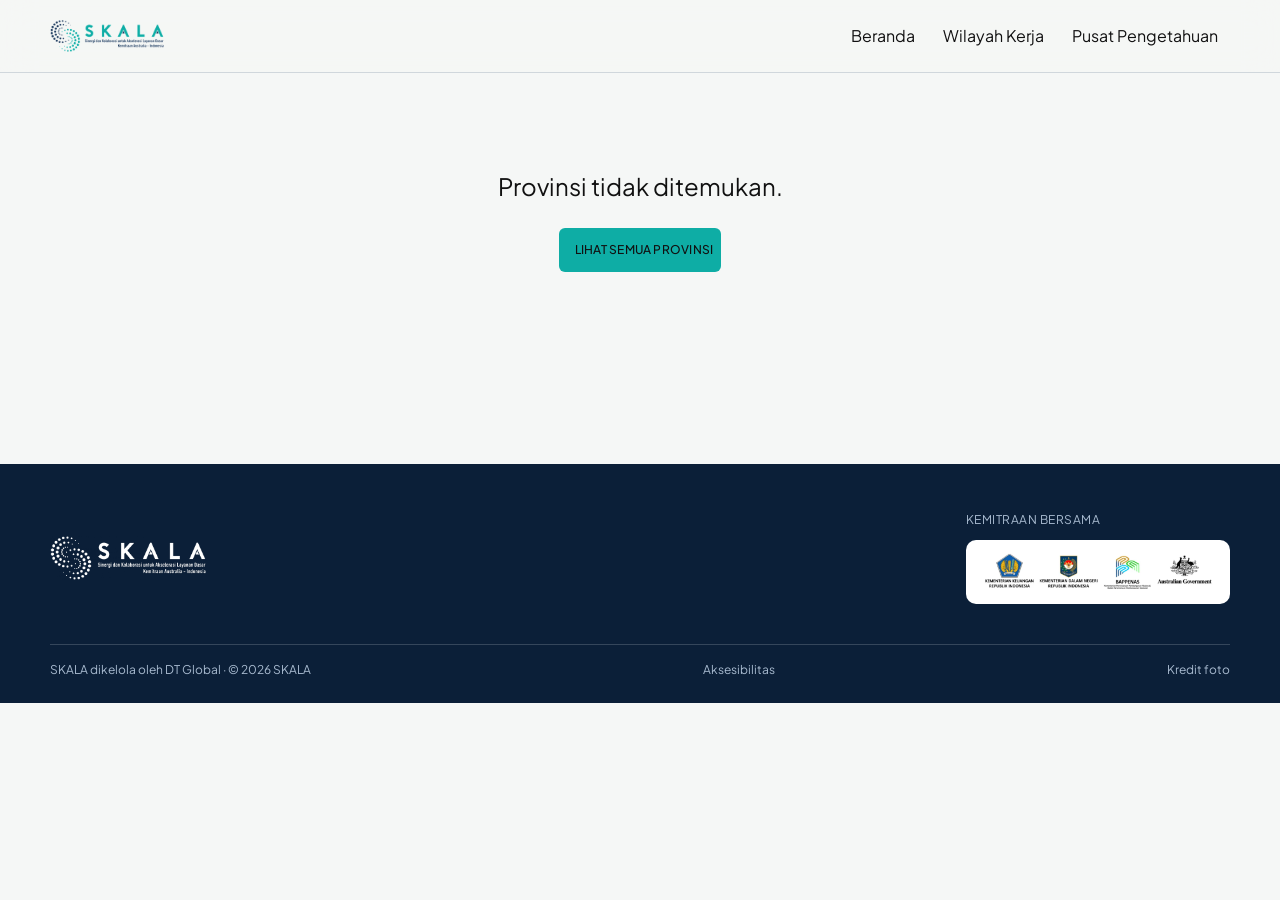
<file: wilayah-provinsi.html>
<!DOCTYPE html>
<html lang="id">
<head>
<meta charset="utf-8">
<meta name="viewport" content="width=device-width, initial-scale=1">
<title>Profil Provinsi — Wilayah Kerja SKALA</title>
<meta name="description" content="Profil provinsi wilayah kerja SKALA.">
<meta property="og:title" content="Profil Provinsi — Wilayah Kerja SKALA">
<meta property="og:description" content="Profil provinsi wilayah kerja SKALA.">
<meta property="og:type" content="website">
<link rel="canonical" href="https://skala.or.id/wilayah/">
<meta name="theme-color" content="#0B1F38">
<!--
  PROTOTIPE — Tampilan 3: template profil provinsi (/wilayah/<slug>/).
  Prototipe memakai ?p=<slug> karena file:// tidak punya rute dinamis. Di Next.js: generateStaticParams
  + generateMetadata untuk 12 slug; JSON-LD dirender di server. Rencana: docs/plans/wilayah.md
  Peta di hero = komponen yang sama dengan Beranda (assets/js/peta-3d.js) dalam mode statis.
-->
<link rel="preconnect" href="https://fonts.googleapis.com">
<link rel="preconnect" href="https://fonts.gstatic.com" crossorigin>
<link href="https://fonts.googleapis.com/css2?family=Plus+Jakarta+Sans:wght@400;500;600;700&display=swap" rel="stylesheet">
<link rel="stylesheet" href="assets/css/situs.css">
<link rel="stylesheet" href="assets/css/peta-3d.css">
<style>
/* Hero navy: teks kiri, peta statis kanan */
.phero{--h1:32px;background:var(--ink);color:var(--paper);padding:16px 0 96px;
  background-image:radial-gradient(50% 60% at 75% 55%,rgba(14,173,165,.14),transparent 70%)}
@media (min-width:1024px){ .phero{--h1:48px} }
.phero__in{display:grid;gap:24px;align-items:center}
@media (min-width:1024px){ .phero__in{grid-template-columns:minmax(0,5fr) minmax(0,6fr);gap:48px} }
.phero .chip{margin-top:24px}
.phero h1{margin:16px 0 calc(var(--h1) * 1.5);font-size:var(--h1);line-height:1.08;letter-spacing:-.02em}
.phero__sum{max-width:34em;font-size:14px;line-height:1.5;color:var(--muted-dark)}
.phero__sum:not(.is-ph){color:var(--paper)}
.phero__ctas{display:flex;flex-wrap:wrap;gap:12px;margin-top:32px}
.phero__map{--rx:38deg;position:relative;height:clamp(220px,32vw,400px);overflow:hidden;border-radius:16px;display:flex;align-items:center;justify-content:center;perspective-origin:50% 45%;
  background:linear-gradient(180deg,rgba(245,247,246,.03),rgba(245,247,246,0))}
@media (max-width:767px){ .phero__map{--rx:30deg;height:200px} }
/* Statistik: menumpuk ke bawah hero */
.pstats{position:relative;z-index:1;display:grid;grid-template-columns:repeat(2,minmax(0,1fr));gap:12px;margin-top:-56px}
@media (min-width:768px){ .pstats{grid-template-columns:repeat(4,minmax(0,1fr));gap:20px} }
.pstats div{padding:20px;border-radius:16px;background:#fff;border:1px solid #DCE3EC;box-shadow:0 16px 40px rgba(11,31,56,.10)}
.pstats dt{font-size:12px;line-height:16px;color:var(--text-2);text-transform:uppercase;letter-spacing:.04em}
.pstats dd{margin-top:8px;font-size:32px;line-height:1.1;font-weight:600}
.psec{padding-top:96px}
.psec h2{margin:0 0 calc(32px * 1.5);font-size:32px;line-height:1.1;letter-spacing:-.015em}
.psec__head{display:flex;flex-wrap:wrap;align-items:flex-end;justify-content:space-between;gap:16px;margin-bottom:calc(32px * 1.5)}
.psec__head h2{margin:0}
/* Tab */
.tabs{display:flex;gap:4px;overflow-x:auto;border-bottom:1px solid var(--line);margin-bottom:32px}
.tab{flex:none;min-height:48px;padding:0 16px;font-size:16px;color:var(--text-2);box-shadow:inset 0 -2px 0 transparent;transition:color .25s,box-shadow .25s}
.tab:hover{color:var(--text)}
.tab[aria-selected="true"]{color:var(--text);font-weight:600;box-shadow:inset 0 -2px 0 var(--teal-text)}
.tabpanel:focus-visible{outline-offset:8px}
.tp-sum{display:grid;gap:32px}
@media (min-width:1024px){ .tp-sum{grid-template-columns:minmax(0,7fr) minmax(0,4fr);gap:48px} }
.tp-sum p{font-size:20px;line-height:1.5;max-width:36em}
.aside{padding:24px;border-radius:16px;background:#fff;border:1px solid #DCE3EC}
.aside h3{margin-bottom:16px;font-size:16px;font-weight:600}
.aside li{padding:12px 0;border-top:1px solid var(--line);font-size:16px}
.fgrid{display:grid;grid-template-columns:repeat(auto-fill,minmax(260px,1fr));gap:20px}
.fcard{padding:24px;border-radius:16px;background:#fff;border:1px solid #DCE3EC}
.fcard h3{font-size:20px;line-height:1.2;font-weight:600}
.fcard p{margin-top:8px;font-size:16px;color:var(--text-2)}
.slist li{display:flex;flex-wrap:wrap;justify-content:space-between;gap:8px 24px;padding:20px 0;border-top:1px solid var(--line)}
.slist li:last-child{border-bottom:1px solid var(--line)}
.slist b{font-size:20px;font-weight:500}
.slist span{font-size:12px;color:var(--text-2)}
.pubs{display:grid;grid-template-columns:repeat(auto-fill,minmax(240px,1fr));gap:20px}
.pub .ph{aspect-ratio:3/4}
.pub p{margin-top:12px;font-size:12px;line-height:16px;color:var(--text-2);text-transform:uppercase;letter-spacing:.04em}
.pub h3{margin-top:4px;font-size:20px;line-height:1.25;font-weight:500}
.pnav{display:flex;flex-wrap:wrap;justify-content:space-between;gap:16px;margin-top:96px;padding-top:24px;border-top:1px solid var(--line)}
.nf{padding:96px 0;text-align:center}
.nf p{font-size:24px;margin-bottom:24px}
</style>
</head>
<body>
<svg width="0" height="0" style="position:absolute" aria-hidden="true" focusable="false">
  <symbol id="i-arrow" viewBox="0 0 12 12"><path d="M2 10L10 2M4 2h6v6" fill="none" stroke="currentColor" stroke-width="1.4"/></symbol>
  <symbol id="i-left" viewBox="0 0 16 16"><path d="M15 8H1M7 2L1 8l6 6" fill="none" stroke="currentColor" stroke-width="1.4"/></symbol>
</svg>
<a class="skip" href="#main">Lewati ke konten</a>

<header class="sh">
  <div class="wrap">
    <a class="sh__logo" href="index.html"><img src="assets/skala-logo.png" width="600" height="165" alt="SKALA — kembali ke Beranda"></a>
    <nav aria-label="Navigasi utama"><ul>
      <li><a href="index.html">Beranda</a></li>
      <li class="keep"><a href="wilayah.html">Wilayah Kerja</a></li>
      <li><a href="/pengetahuan/">Pusat Pengetahuan</a></li>
    </ul></nav>
  </div>
</header>

<main id="main">
  <section class="phero on-dark" aria-labelledby="p-name">
    <div class="wrap phero__in">
      <div>
        <nav class="crumbs" aria-label="Breadcrumb">
          <ol>
            <li><a href="index.html#wilayah" data-s="back">Kembali ke peta</a></li>
            <li><a href="wilayah.html" data-s="crumb">Wilayah Kerja</a></li>
            <li aria-current="page" id="crumb-name"></li>
          </ol>
        </nav>
        <span class="chip" id="p-cat"></span>
        <h1 id="p-name"></h1>
        <p class="phero__sum" id="p-sum"></p>
        <div class="phero__ctas">
          <a class="btn btn--teal" href="#tentang" id="go-program"><span data-s="viewProgram">Lihat program</span><span class="arrow" aria-hidden="true"><svg><use href="#i-arrow"/></svg><svg><use href="#i-arrow"/></svg></span></a>
          <a class="btn btn--line" href="#publikasi" data-s="relatedPubs">Publikasi terkait</a>
        </div>
      </div>
      <div class="phero__map" id="p-map"></div>
    </div>
  </section>

  <div class="wrap">
    <dl class="pstats" id="p-stats"></dl>

    <section class="psec" id="tentang" aria-labelledby="h-tentang">
      <h2 id="h-tentang" data-s="about">Tentang wilayah ini</h2>
      <div class="tabs" role="tablist" aria-labelledby="h-tentang" id="tabs"></div>
      <div id="tabpanels"></div>
    </section>

    <section class="psec" id="publikasi" aria-labelledby="h-pub">
      <div class="psec__head">
        <h2 id="h-pub" data-s="relatedPubs">Publikasi terkait</h2>
        <a class="link" id="all-pubs" href="/pengetahuan/"><span data-s="allPubs">Semua publikasi</span><span class="arrow" aria-hidden="true"><svg><use href="#i-arrow"/></svg><svg><use href="#i-arrow"/></svg></span></a>
      </div>
      <ul class="pubs" id="pubs"></ul>
    </section>

    <nav class="pnav" aria-label="Navigasi wilayah kerja">
      <a class="btn btn--line" href="index.html#wilayah" data-s="back">Kembali ke peta</a>
      <a class="btn btn--teal" href="wilayah.html"><span data-s="allProv">Lihat semua provinsi</span><span class="arrow" aria-hidden="true"><svg><use href="#i-arrow"/></svg><svg><use href="#i-arrow"/></svg></span></a>
    </nav>
  </div>
</main>

<footer class="sf on-dark">
  <div class="wrap">
    <div class="sf__row">
      <img class="sf__logo" src="assets/skala-logo-white.png" width="500" height="138" alt="SKALA — Sinergi dan Kolaborasi untuk Akselerasi Layanan Dasar, Kemitraan Australia–Indonesia">
      <div class="sf__partners"><p class="label">Kemitraan bersama</p>
        <div class="sf__chip"><img src="assets/partner-logos.png" width="812" height="140" alt="Kementerian Keuangan, Kementerian Dalam Negeri, Bappenas, dan Australian Government"></div></div>
    </div>
    <div class="sf__legal"><span>SKALA dikelola oleh DT Global · © <span id="year">2026</span> SKALA</span><a href="/aksesibilitas/">Aksesibilitas</a><a href="kredit-foto.html">Kredit foto</a></div>
  </div>
</footer>
<div class="toast" id="toast" role="status" aria-live="polite"></div>

<script src="assets/data/provinsi.js"></script>
<script src="assets/js/situs.js"></script>
<script src="assets/js/peta-3d.js"></script>
<script>
(function(){
  'use strict';
  var W = window.SKALA_WILAYAH, S = W.str;
  var $ = function(s){ return document.querySelector(s); };
  var esc = function(s){ return String(s).replace(/[&<>"]/g, function(c){ return {'&':'&amp;','<':'&lt;','>':'&gt;','"':'&quot;'}[c]; }); };
  var ph = function(s){ return W.isPlaceholder(s) ? ' class="is-ph"' : ''; };
  var SITE = 'https://skala.or.id';
  document.querySelectorAll('[data-s]').forEach(function(el){ var v = S[el.dataset.s]; if (typeof v === 'string') el.textContent = v; });

  var slug = new URLSearchParams(location.search).get('p') || '';
  var p = W.bySlug(slug);
  if (!p) {
    document.title = S.notFound + ' — SKALA';
    $('#main').innerHTML = '<div class="wrap nf"><h1 class="sr-only">' + esc(S.notFound) + '</h1><p>' + esc(S.notFound) + '</p>'
      + '<a class="btn btn--teal" href="wilayah.html"><span>' + esc(S.allProv) + '</span></a></div>';
    return;
  }
  var idx = W.provinces.indexOf(p);

  /* ---------- Meta + JSON-LD (di Next.js: generateMetadata + JSON-LD di server) ---------- */
  var url = SITE + '/wilayah/' + p.slug + '/';
  var desc = W.isPlaceholder(p.summary) ? p.name + ' — ' + S.cat[p.category].toLowerCase() + ' program SKALA.' : p.summary;
  var title = p.name + ' — Wilayah Kerja SKALA';
  document.title = title;
  function meta(sel, attr, val){ var m = document.head.querySelector(sel); if (m) m.setAttribute(attr, val); }
  meta('meta[name="description"]', 'content', desc);
  meta('meta[property="og:title"]', 'content', title);
  meta('meta[property="og:description"]', 'content', desc);
  meta('link[rel="canonical"]', 'href', url);
  var og = document.createElement('meta'); og.setAttribute('property', 'og:url'); og.content = url; document.head.appendChild(og);
  var place = {'@context':'https://schema.org', '@type':'AdministrativeArea', name:p.name, url:url,
    geo:{'@type':'GeoCoordinates', latitude:p.lat, longitude:p.lon},
    containedInPlace:{'@type':'Country', name:'Indonesia'}};
  if (!W.isPlaceholder(p.summary)) place.description = p.summary;
  var crumbs = {'@context':'https://schema.org', '@type':'BreadcrumbList', itemListElement:[
    {'@type':'ListItem', position:1, name:S.home, item:SITE + '/'},
    {'@type':'ListItem', position:2, name:S.crumb, item:SITE + '/wilayah/'},
    {'@type':'ListItem', position:3, name:p.name, item:url}]};
  var ld = document.createElement('script'); ld.type = 'application/ld+json'; ld.id = 'ld-json';
  ld.textContent = JSON.stringify([place, crumbs]); document.head.appendChild(ld);

  /* ---------- Hero ---------- */
  $('#crumb-name').textContent = p.name;
  var cat = $('#p-cat'); cat.className = 'chip chip--' + p.category; cat.textContent = S.cat[p.category];
  $('#p-name').textContent = p.name;
  var sum = $('#p-sum'); sum.textContent = p.summary; if (W.isPlaceholder(p.summary)) sum.classList.add('is-ph');

  /* Peta 3D yang sama, mode statis, langsung fokus ke provinsi ini */
  var stage = $('#p-map');
  var peta = Peta3D.mount(stage, {
    provinces: W.provinces, project: W.projectToMap, interactive: false, popIn: false,
    mapLabel: 'Peta Indonesia tiga dimensi yang menyorot lokasi ' + p.name + '.',
    zoom: function(){ return stage.clientWidth < 500 ? 2.4 : 2.6; }
  });
  function frame(){ peta.focus(p.slug, {instant:true}); }
  if (document.fonts && document.fonts.ready) document.fonts.ready.then(frame); else frame();
  frame();

  /* ---------- Statistik ---------- */
  $('#p-stats').innerHTML = p.stats.slice(0, 4).map(function(s){ return '<div><dt>' + esc(s.label) + '</dt><dd' + ph(s.value) + '>' + esc(s.value) + '</dd></div>'; }).join('');

  /* ---------- Tab: Ringkasan · Fokus program · Cerita lapangan ---------- */
  var T = [
    {id:'ringkasan', html:'<div class="tp-sum"><p class="is-ph">' + esc(S.overview) + '</p><aside class="aside" aria-labelledby="h-mitra"><h3 id="h-mitra">' + esc(S.partners) + '</h3><ul>'
      + p.partnerRegencies.map(function(r){ return '<li' + ph(r) + '>' + esc(r) + '</li>'; }).join('') + '</ul></aside></div>'},
    {id:'fokus', html:'<ul class="fgrid">' + p.focusAreas.map(function(f){ return '<li class="fcard"><h3' + ph(f.title) + '>' + esc(f.title) + '</h3><p' + ph(f.description) + '>' + esc(f.description) + '</p></li>'; }).join('') + '</ul>'},
    {id:'cerita', html:'<ul class="slist">' + p.stories.map(function(s){
      var t = W.isPlaceholder(s.title) ? '<b class="is-ph">' + esc(s.title) + '</b>' : '<a href="' + esc(s.url) + '"><b>' + esc(s.title) + '</b></a>';
      return '<li>' + t + '<span' + ph(s.date) + '>' + esc(s.date) + '</span></li>'; }).join('') + '</ul>'}
  ];
  $('#tabs').innerHTML = T.map(function(t, i){
    return '<button type="button" class="tab" role="tab" id="tab-' + t.id + '" aria-controls="tp-' + t.id + '" aria-selected="' + (i === 0) + '" tabindex="' + (i === 0 ? 0 : -1) + '">' + esc(S.tabs[t.id]) + '</button>'; }).join('');
  $('#tabpanels').innerHTML = T.map(function(t, i){
    return '<div class="tabpanel" role="tabpanel" id="tp-' + t.id + '" aria-labelledby="tab-' + t.id + '" tabindex="0"' + (i === 0 ? '' : ' hidden') + '>' + t.html + '</div>'; }).join('');
  var tabs = Array.prototype.slice.call(document.querySelectorAll('.tab'));
  function show(i, focus){
    tabs.forEach(function(b, j){ var on = j === i; b.setAttribute('aria-selected', String(on)); b.tabIndex = on ? 0 : -1; $('#' + b.getAttribute('aria-controls')).hidden = !on; });
    if (focus) tabs[i].focus();
  }
  tabs.forEach(function(b, i){
    b.addEventListener('click', function(){ show(i); });
    b.addEventListener('keydown', function(e){
      var n = tabs.length, k = e.key, j = k === 'ArrowRight' ? (i + 1) % n : k === 'ArrowLeft' ? (i - 1 + n) % n : k === 'Home' ? 0 : k === 'End' ? n - 1 : -1;
      if (j > -1) { e.preventDefault(); show(j, true); }
    });
  });
  // "Lihat program" → buka tab Fokus program
  $('#go-program').addEventListener('click', function(){ show(1); });

  /* ---------- Publikasi ---------- */
  $('#all-pubs').href = '/pengetahuan/?provinsi=' + encodeURIComponent(p.slug);
  $('#pubs').innerHTML = p.publications.map(function(u, i){
    var cover = u.cover ? '<img src="' + esc(u.cover) + '" alt="">' : '<span class="ph-img" style="--px:' + (30 + i * 20) + '%;--pa:' + (150 + idx * 20 + i * 30) + 'deg"></span>';
    var title = W.isPlaceholder(u.title) ? '<h3 class="is-ph">' + esc(u.title) + '</h3>' : '<h3><a href="' + esc(u.url) + '">' + esc(u.title) + '</a></h3>';
    return '<li class="pub"><div class="ph">' + cover + '</div><p' + ph(u.type) + '>' + esc(u.type) + '</p>' + title + '</li>'; }).join('');
})();
</script>
</body>
</html>
</file>
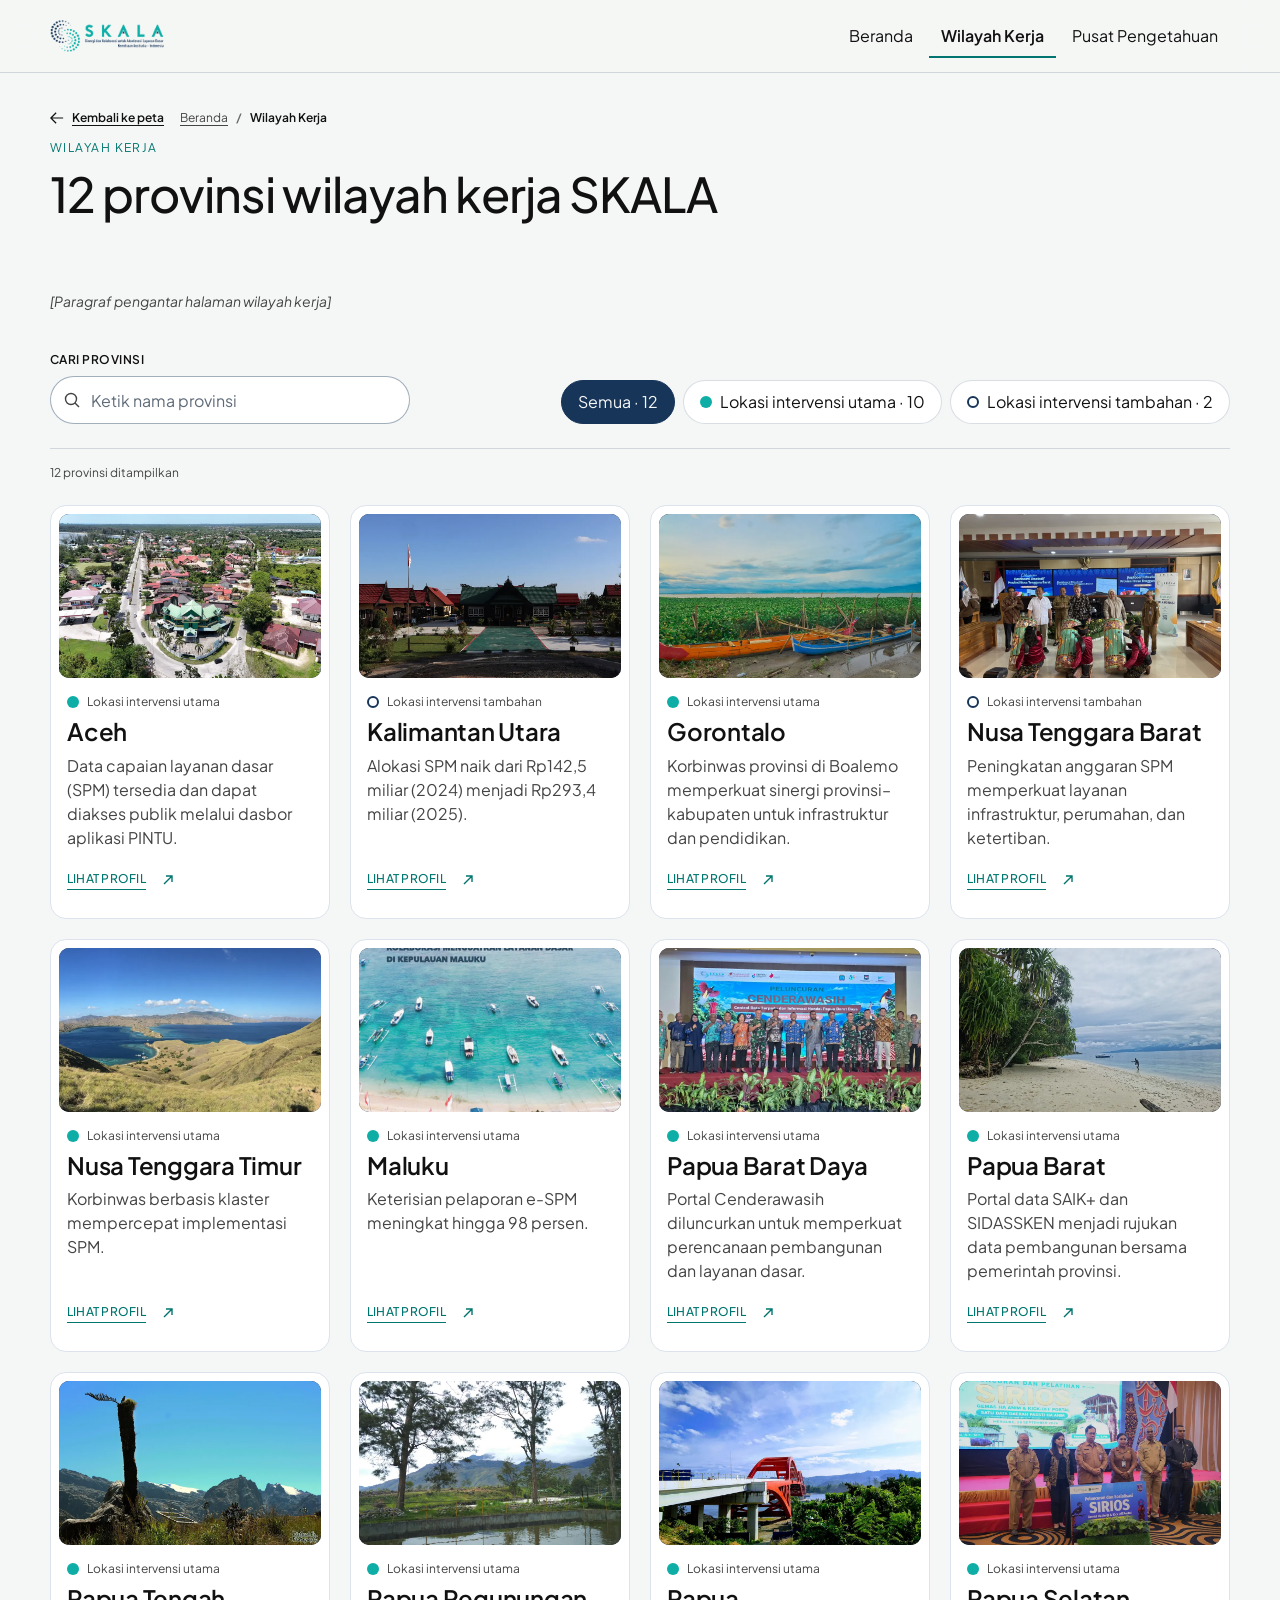
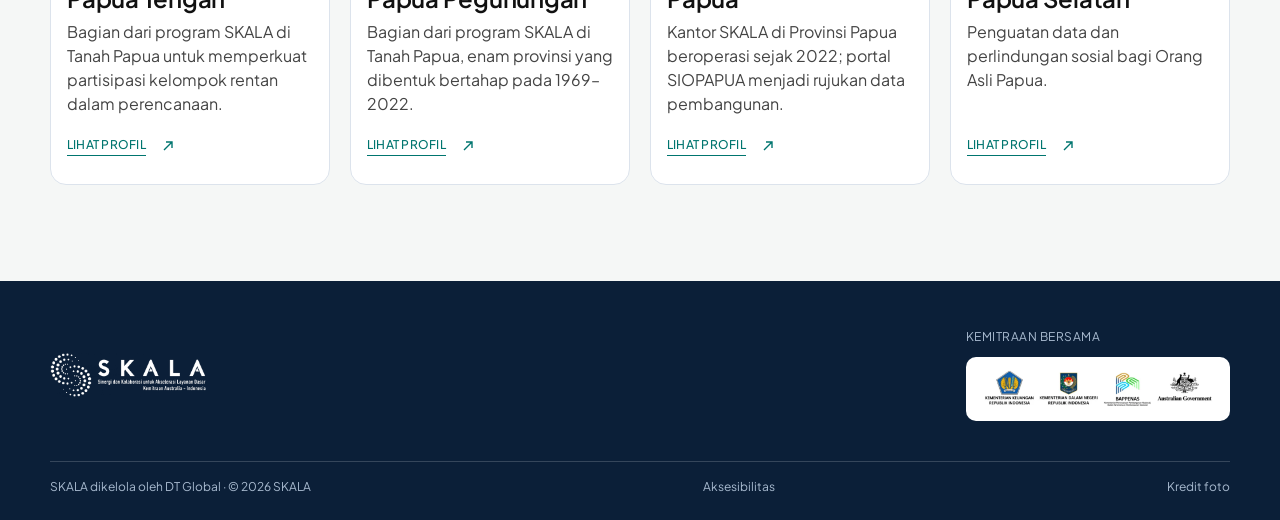
<file: wilayah.html>
<!DOCTYPE html>
<html lang="id">
<head>
<meta charset="utf-8">
<meta name="viewport" content="width=device-width, initial-scale=1">
<title>Wilayah Kerja — SKALA</title>
<meta name="description" content="Dua belas provinsi wilayah kerja SKALA, Program Kemitraan Australia–Indonesia untuk penyediaan layanan dasar.">
<meta property="og:title" content="Wilayah Kerja — SKALA">
<meta property="og:description" content="Dua belas provinsi wilayah kerja SKALA, Program Kemitraan Australia–Indonesia untuk penyediaan layanan dasar.">
<meta property="og:type" content="website">
<link rel="canonical" href="https://skala.or.id/wilayah/">
<link rel="alternate" hreflang="id" href="https://skala.or.id/wilayah/">
<link rel="alternate" hreflang="en" href="https://skala.or.id/en/where-we-work/">
<meta name="theme-color" content="#0B1F38">
<!--
  PROTOTIPE — Tampilan 2: daftar wilayah kerja (/wilayah/). Rencana: docs/plans/wilayah.md
  Data: assets/data/provinsi.js · Gaya dasar: assets/css/situs.css
-->
<link rel="preconnect" href="https://fonts.googleapis.com">
<link rel="preconnect" href="https://fonts.gstatic.com" crossorigin>
<link href="https://fonts.googleapis.com/css2?family=Plus+Jakarta+Sans:wght@400;500;600;700&display=swap" rel="stylesheet">
<link rel="stylesheet" href="assets/css/situs.css">
<style>
.list-head{padding:24px 0 0}
.list-head h1{margin:0 0 calc(var(--h1) * 1.5);font-size:var(--h1);line-height:1.08;letter-spacing:-.02em;max-width:16em}
.list-head{--h1:32px}
@media (min-width:1024px){ .list-head{--h1:48px} }
.list-intro{max-width:40em;margin-bottom:40px;font-size:14px;line-height:1.5;color:var(--text-2)}
.tools{display:flex;flex-wrap:wrap;align-items:flex-end;justify-content:space-between;gap:16px 32px;padding-bottom:24px;border-bottom:1px solid var(--line)}
.search{display:grid;gap:8px;width:min(100%,360px)}
.search label{font-size:12px;line-height:16px;font-weight:600;text-transform:uppercase;letter-spacing:.04em}
.search__box{position:relative}
.search__box svg{position:absolute;left:14px;top:50%;width:16px;height:16px;transform:translateY(-50%);color:var(--text-2);pointer-events:none}
.search input{width:100%;height:48px;padding:0 16px 0 40px;border-radius:999px;border:1px solid rgba(22,53,89,.4);background:#fff;font-size:16px}
.search input::placeholder{color:#5F6B78}
.search input:focus-visible{outline:2px solid var(--teal-text);outline-offset:2px}
.pills{display:flex;flex-wrap:wrap;gap:8px}
.pill{display:inline-flex;align-items:center;gap:8px;min-height:44px;padding:0 16px;border-radius:999px;border:1px solid var(--line);background:#fff;font-size:16px;transition:background-color .25s var(--ease-ui),color .25s var(--ease-ui),border-color .25s}
.pill:hover{border-color:var(--navy)}
.pill[aria-pressed="true"]{background:var(--navy);border-color:var(--navy);color:var(--paper)}
.pill[aria-pressed="true"] .lg--t{background:var(--navy);border-color:var(--paper)}
.count{margin:16px 0 24px;font-size:12px;line-height:16px;color:var(--text-2)}
.pgrid{display:grid;grid-template-columns:repeat(auto-fill,minmax(280px,1fr));gap:20px}
.pcard{display:flex;flex-direction:column;height:100%;padding:8px 8px 16px;border-radius:16px;background:#fff;border:1px solid #DCE3EC;
  transition:border-color .3s var(--ease-ui),transform .4s var(--ease-expo),box-shadow .4s var(--ease-expo)}
.pcard:hover{border-color:var(--teal);transform:translateY(-2px);box-shadow:0 12px 32px rgba(11,31,56,.08)}
.pcard:focus-visible{outline-offset:4px;border-radius:16px}
.pcard .ph{aspect-ratio:16/10}
.pcard:hover .ph-img{transform:scale(1.04)}
.pcard__cat{display:flex;align-items:center;gap:8px;margin:16px 8px 0;font-size:12px;line-height:16px;color:var(--text-2)}
.pcard__name{margin:8px 8px 0;font-size:24px;line-height:1.15;font-weight:600}
.pcard__sum{margin:8px 8px 0;font-size:16px;line-height:1.5;color:var(--text-2);flex:1}
.pcard .link{margin:8px 8px 0;align-self:flex-start}
.empty{padding:48px 0;font-size:20px;color:var(--text-2);text-align:center}
@media (prefers-reduced-motion:reduce){ .pcard:hover{transform:none} }
</style>
</head>
<body>
<svg width="0" height="0" style="position:absolute" aria-hidden="true" focusable="false">
  <symbol id="i-arrow" viewBox="0 0 12 12"><path d="M2 10L10 2M4 2h6v6" fill="none" stroke="currentColor" stroke-width="1.4"/></symbol>
  <symbol id="i-left" viewBox="0 0 16 16"><path d="M15 8H1M7 2L1 8l6 6" fill="none" stroke="currentColor" stroke-width="1.4"/></symbol>
  <symbol id="i-search" viewBox="0 0 16 16"><circle cx="7" cy="7" r="5.5" fill="none" stroke="currentColor" stroke-width="1.4"/><path d="M11 11l4 4" stroke="currentColor" stroke-width="1.4"/></symbol>
</svg>
<a class="skip" href="#main">Lewati ke konten</a>

<header class="sh">
  <div class="wrap">
    <a class="sh__logo" href="index.html"><img src="assets/skala-logo.png" width="600" height="165" alt="SKALA — kembali ke Beranda"></a>
    <nav aria-label="Navigasi utama"><ul>
      <li><a href="index.html">Beranda</a></li>
      <li class="keep"><a href="wilayah.html" aria-current="page">Wilayah Kerja</a></li>
      <li><a href="/pengetahuan/">Pusat Pengetahuan</a></li>
    </ul></nav>
  </div>
</header>

<main id="main" class="wrap">
  <div class="list-head">
    <nav class="crumbs" aria-label="Breadcrumb">
      <a class="back" href="index.html#wilayah"><svg aria-hidden="true"><use href="#i-left"/></svg><span data-s="back">Kembali ke peta</span></a>
      <ol>
        <li><a href="index.html" data-s="home">Beranda</a></li>
        <li aria-current="page" data-s="crumb">Wilayah Kerja</li>
      </ol>
    </nav>
    <p class="label eyebrow" data-s="eyebrow">Wilayah kerja</p>
    <h1 data-s="listH1">12 provinsi wilayah kerja SKALA</h1>
    <p class="list-intro is-ph" data-s="listIntro">[Paragraf pengantar halaman wilayah kerja]</p>
  </div>

  <div class="tools">
    <div class="search" role="search">
      <label for="q" data-s="search">Cari provinsi</label>
      <div class="search__box"><svg aria-hidden="true"><use href="#i-search"/></svg><input id="q" type="search" autocomplete="off" placeholder="Ketik nama provinsi"></div>
    </div>
    <div class="pills" role="group" aria-label="Filter kategori lokasi" id="pills"></div>
  </div>
  <p class="count" id="count" aria-live="polite"></p>
  <ul class="pgrid" id="grid"></ul>
  <p class="empty" id="empty" hidden data-s="empty">Tidak ada provinsi yang cocok dengan pencarian Anda.</p>
</main>

<footer class="sf on-dark">
  <div class="wrap">
    <div class="sf__row">
      <img class="sf__logo" src="assets/skala-logo-white.png" width="500" height="138" alt="SKALA — Sinergi dan Kolaborasi untuk Akselerasi Layanan Dasar, Kemitraan Australia–Indonesia">
      <div class="sf__partners"><p class="label">Kemitraan bersama</p>
        <div class="sf__chip"><img src="assets/partner-logos.png" width="812" height="140" alt="Kementerian Keuangan, Kementerian Dalam Negeri, Bappenas, dan Australian Government"></div></div>
    </div>
    <div class="sf__legal"><span>SKALA dikelola oleh DT Global · © <span id="year">2026</span> SKALA</span><a href="/aksesibilitas/">Aksesibilitas</a><a href="kredit-foto.html">Kredit foto</a></div>
  </div>
</footer>
<div class="toast" id="toast" role="status" aria-live="polite"></div>

<script src="assets/data/provinsi.js"></script>
<script src="assets/js/situs.js"></script>
<script>
(function(){
  'use strict';
  var W = window.SKALA_WILAYAH, S = W.str, provs = W.provinces;
  var $ = function(s){ return document.querySelector(s); };
  var esc = function(s){ return String(s).replace(/[&<>"]/g, function(c){ return {'&':'&amp;','<':'&lt;','>':'&gt;','"':'&quot;'}[c]; }); };
  document.querySelectorAll('[data-s]').forEach(function(el){ var v = S[el.dataset.s]; if (typeof v === 'string') el.textContent = v; });
  $('#q').placeholder = S.searchPh;

  // Kartu
  var grid = $('#grid');
  grid.innerHTML = provs.map(function(p, i){
    var ph = W.isPlaceholder(p.summary);
    return '<li data-slug="' + p.slug + '" data-cat="' + p.category + '"><a class="pcard" href="' + W.profileUrl(p.slug) + '">'
      + '<span class="ph">' + (p.photo ? '<img src="' + esc(p.photo) + '" alt="" width="960" height="600" loading="lazy" decoding="async" style="object-position:' + esc(p.photoPos || '50% 50%') + '">'
        : '<span class="ph-img" style="--px:' + (20 + (i * 37) % 60) + '%;--py:' + (30 + (i * 23) % 50) + '%;--pa:' + (120 + i * 25) + 'deg"></span><span class="ph-tag label" aria-hidden="true">' + esc(S.photo) + '</span>') + '</span>'
      + '<span class="pcard__cat"><i class="lg' + (p.category === 'tambahan' ? ' lg--t' : '') + '" aria-hidden="true"></i>' + esc(S.cat[p.category]) + '</span>'
      + '<h2 class="pcard__name">' + esc(p.name) + '</h2>'
      + '<p class="pcard__sum' + (ph ? ' is-ph' : '') + '">' + esc(p.summary) + '</p>'
      + '<span class="link"><span>' + esc(S.profileShort) + '</span><span class="arrow" aria-hidden="true"><svg><use href="#i-arrow"/></svg><svg><use href="#i-arrow"/></svg></span></span>'
      + '</a></li>';
  }).join('');
  var items = Array.prototype.slice.call(grid.children);

  // Filter pill (aria-pressed) dengan jumlah
  var cats = [['all', S.all], ['utama', S.cat.utama], ['tambahan', S.cat.tambahan]], cur = 'all';
  $('#pills').innerHTML = cats.map(function(c){
    var n = c[0] === 'all' ? provs.length : provs.filter(function(p){ return p.category === c[0]; }).length;
    var dot = c[0] === 'all' ? '' : '<i class="lg' + (c[0] === 'tambahan' ? ' lg--t' : '') + '" aria-hidden="true"></i>';
    return '<button type="button" class="pill" data-cat="' + c[0] + '" aria-pressed="' + (c[0] === cur) + '">' + dot + esc(c[1]) + ' · ' + n + '</button>';
  }).join('');
  var pills = Array.prototype.slice.call(document.querySelectorAll('.pill'));
  pills.forEach(function(b){ b.addEventListener('click', function(){ cur = b.dataset.cat; pills.forEach(function(x){ x.setAttribute('aria-pressed', String(x === b)); }); apply(); }); });

  var norm = function(s){ return s.toLowerCase().normalize('NFD').replace(/[̀-ͯ]/g, '').trim(); };
  function apply(){
    var q = norm($('#q').value), n = 0;
    items.forEach(function(li){
      var p = W.bySlug(li.dataset.slug);
      var ok = (cur === 'all' || p.category === cur) && (!q || norm(p.name).indexOf(q) > -1);
      li.hidden = !ok; if (ok) n++;
    });
    $('#empty').hidden = n > 0;
    $('#count').textContent = S.results(n);
  }
  $('#q').addEventListener('input', apply);
  apply();
})();
</script>
</body>
</html>
</file>
<file: assets/css/situs.css>
/* =============================================================================
   SITUS — token + komponen dasar untuk halaman di luar Beranda (wilayah.html, wilayah-provinsi.html).
   Nilai token SAMA dengan :root di index.html. Saat port ke Next.js keduanya
   digabung ke src/styles/tokens.ts + tailwind.config.ts (CLAUDE.md §5).
   Font: hanya Plus Jakarta Sans. Ukuran: 12, 16, 20, 24, 32, 40, 48 (skala 4–80).
   Jarak di bawah headline = ukuran font × 1,5.
   ============================================================================= */
:root{
  --navy:#163559; --text:#111111; --text-2:#444444; --ink:#0B1F38;
  --teal:#0EADA5; --teal-text:#00756F; --teal-light:#5FD3CC; --teal-tint:#CFEDEA; --teal-deep:#0B5F57;
  --paper:#F5F7F6; --mist:#E6EFEE; --muted-dark:#A9BBD0;
  --line:rgba(22,53,89,.16); --line-dark:rgba(245,247,246,.18);
  --ff:'Plus Jakarta Sans',system-ui,-apple-system,'Segoe UI',sans-serif;
  --gutter:20px; --header-h:64px; --radius:10px; --radius-btn:6px;
  --ease-expo:cubic-bezier(.19,1,.22,1); --ease-ui:cubic-bezier(0,.3,.4,1);
}
@media (min-width:1024px){ :root{ --gutter:50px; --header-h:72px; } }

*,*::before,*::after{box-sizing:border-box}
html{-webkit-text-size-adjust:100%;scroll-padding-top:calc(var(--header-h) + 16px)}
@media (prefers-reduced-motion:no-preference){ html{scroll-behavior:smooth} }
body{margin:0;background:var(--paper);color:var(--text);font-family:var(--ff);font-size:16px;line-height:1.5;-webkit-font-smoothing:antialiased}
img,svg{display:block;max-width:100%}
h1,h2,h3,h4{margin:0;font-weight:500;letter-spacing:-.01em}
p,ul,ol,dl,dd,figure{margin:0}
ul,ol{padding:0;list-style:none}
a{color:inherit;text-decoration:none}
button,input{font:inherit;color:inherit}
button{background:none;border:0;padding:0;cursor:pointer}
:focus-visible{outline:2px solid var(--teal-text);outline-offset:3px;border-radius:4px}
.on-dark :focus-visible{outline-color:var(--teal-light)}
.sr-only{position:absolute!important;width:1px;height:1px;padding:0;margin:-1px;overflow:hidden;clip:rect(0,0,0,0);white-space:nowrap;border:0}
.wrap{padding-inline:var(--gutter);max-width:1440px;margin-inline:auto}
.label{font-size:12px;line-height:1.3;letter-spacing:.04em;text-transform:uppercase;font-weight:400}
.eyebrow{color:var(--teal-text);letter-spacing:.12em;margin-bottom:12px}
.on-dark .eyebrow{color:var(--teal-light)}
.is-ph{color:var(--text-2);font-style:italic;font-weight:400}
.on-dark .is-ph{color:var(--muted-dark)}
.skip{position:fixed;left:12px;top:-80px;z-index:600;padding:12px 16px;border-radius:var(--radius-btn);background:var(--paper);color:var(--text);font-weight:600}
.skip:focus{top:12px}

/* Tombol + tautan + ikon panah (sama dengan Beranda) */
.btn{display:inline-flex;align-items:center;gap:12px;min-height:44px;padding:8px 8px 8px 16px;border-radius:var(--radius-btn);font-size:12px;font-weight:500;text-transform:uppercase;letter-spacing:.02em;line-height:1.1;transition:background-color .35s var(--ease-ui),color .35s var(--ease-ui),border-color .35s var(--ease-ui)}
.btn--teal{background:var(--teal);color:var(--text)}
.btn--teal:hover{background:var(--teal-light)}
.btn--line{border:1px solid currentColor;padding-right:16px}
.btn--line:hover{background:var(--navy);color:var(--paper);border-color:var(--navy)}
.on-dark .btn--line:hover{background:var(--paper);color:var(--text);border-color:var(--paper)}
.arrow{position:relative;width:28px;height:28px;flex:none;overflow:hidden;display:grid;place-items:center;border-radius:4px}
.btn--teal .arrow{background:rgba(11,31,56,.12)}
.arrow svg{width:12px;height:12px;transition:transform .5s var(--ease-expo)}
.arrow svg+svg{position:absolute;transform:translate(-200%,200%)}
a:hover .arrow svg:first-child{transform:translate(200%,-200%)}
a:hover .arrow svg+svg{transform:none}
.link{display:inline-flex;align-items:center;gap:8px;min-height:44px;font-size:12px;font-weight:500;text-transform:uppercase;letter-spacing:.02em;color:var(--teal-text)}
.on-dark .link{color:var(--teal-light)}
.link>span:not(.arrow){background:linear-gradient(currentColor,currentColor) 0 100%/100% 1px no-repeat;padding-bottom:2px;transition:background-size .6s var(--ease-expo)}
.link:hover>span:not(.arrow){background-size:0 1px;background-position:100% 100%}

/* Placeholder foto */
.ph{position:relative;overflow:hidden;border-radius:var(--radius);background:var(--ink);isolation:isolate}
.ph img{width:100%;height:100%;object-fit:cover}
.ph-img{position:absolute;inset:0;transition:transform .9s var(--ease-expo);
  background:radial-gradient(circle at var(--px,72%) var(--py,30%),rgba(14,173,165,.62),transparent 58%),
    radial-gradient(rgba(245,247,246,.17) 1.2px,transparent 1.7px) 0 0/13px 13px,
    linear-gradient(var(--pa,140deg),#1D4672,#0B1F38 70%)}
.ph-tag{position:absolute;left:12px;bottom:12px;z-index:1;display:inline-flex;align-items:center;gap:8px;padding:4px 8px;border-radius:4px;background:rgba(11,31,56,.72);color:var(--paper)}
.ph-tag::before{content:"";width:6px;height:6px;border-radius:50%;background:var(--teal)}

/* Chip kategori + titik legenda */
.chip{display:inline-flex;align-items:center;gap:8px;padding:4px 12px;border-radius:999px;font-size:12px;line-height:16px;font-weight:600}
.chip--utama{background:var(--teal-tint);color:var(--teal-deep)}
.chip--tambahan{background:var(--mist);color:var(--text)}
.lg{flex:none;width:12px;height:12px;border-radius:50%;background:var(--teal)}
.lg--t{background:transparent;border:2.5px solid var(--navy)}
.on-dark .lg--t{background:var(--ink);border-color:var(--paper)}

/* Header sederhana halaman dalam */
.sh{position:sticky;top:0;z-index:100;height:var(--header-h);background:rgba(245,247,246,.9);-webkit-backdrop-filter:blur(16px);backdrop-filter:blur(16px);box-shadow:0 1px 0 var(--line)}
.sh .wrap{height:100%;display:flex;align-items:center;justify-content:space-between;gap:24px}
.sh__logo img{height:32px;width:auto}
.sh nav ul{display:flex;gap:4px}
.sh nav a{display:inline-flex;align-items:center;min-height:44px;padding:0 12px;border-radius:999px;font-size:16px}
.sh nav a:hover{background:rgba(22,53,89,.07)}
.sh nav a[aria-current="page"]{font-weight:600;box-shadow:inset 0 -2px 0 var(--teal-text);border-radius:0}
@media (max-width:639px){ .sh nav li:not(.keep){display:none} }

/* Breadcrumb */
.crumbs{display:flex;flex-wrap:wrap;align-items:center;gap:4px 16px;font-size:12px;line-height:16px;color:var(--text-2)}
.crumbs .back{display:inline-flex;align-items:center;gap:8px;min-height:44px;font-weight:600;color:var(--text)}
.crumbs .back svg{width:14px;height:14px}
.crumbs ol{display:flex;flex-wrap:wrap;align-items:center}
.crumbs li{display:flex;align-items:center}
.crumbs li+li::before{content:"/";margin:0 8px;opacity:.6}
.crumbs a{display:inline-flex;align-items:center;min-height:44px;text-decoration:underline;text-underline-offset:3px}
.crumbs [aria-current]{font-weight:600;color:var(--text)}
.on-dark .crumbs,.on-dark .crumbs [aria-current],.on-dark .crumbs .back{color:var(--paper)}

/* Footer ringkas dengan co-branding */
.sf{margin-top:96px;background:var(--ink);color:var(--paper);padding:48px 0 24px}
.sf__row{display:flex;flex-wrap:wrap;align-items:center;justify-content:space-between;gap:32px}
.sf__logo{height:44px;width:auto}
.sf__partners{display:grid;gap:12px}
.sf__partners .label{color:var(--muted-dark)}
.sf__chip{padding:12px 16px;border-radius:var(--radius);background:#fff}
.sf__chip img{height:40px;width:auto}
.sf__legal{display:flex;flex-wrap:wrap;justify-content:space-between;gap:12px;margin-top:40px;padding-top:16px;border-top:1px solid var(--line-dark);font-size:12px;color:var(--muted-dark)}

/* Toast prototipe (tautan ke halaman yang belum dibuat) */
.toast{position:fixed;left:50%;bottom:24px;z-index:400;transform:translate(-50%,calc(100% + 40px));visibility:hidden;max-width:calc(100% - 40px);padding:12px 16px;border-radius:var(--radius-btn);background:var(--ink);color:var(--paper);font-size:16px;box-shadow:0 12px 32px rgba(11,31,56,.3);transition:transform .6s var(--ease-expo),visibility 0s .6s}
.toast.show{transform:translate(-50%,0);visibility:visible;transition:transform .6s var(--ease-expo)}

@media (prefers-reduced-motion:reduce){ *,*::before,*::after{transition-duration:0s!important;animation:none!important} }
</file>
<file: assets/css/peta-3d.css>
/* =============================================================================
   PETA 3D — gaya komponen (assets/js/peta-3d.js). Tata letak stage diatur halaman.
   Variabel yang dibaca: --rx (tilt), --tx/--ty/--k (kamera, diisi JS).
   Warna mengikuti token proyek dengan fallback agar komponen berdiri sendiri.
   ============================================================================= */
@property --tx { syntax: '<length>'; inherits: true; initial-value: 0px; }
@property --ty { syntax: '<length>'; inherits: true; initial-value: 0px; }
@property --k  { syntax: '<number>'; inherits: true; initial-value: 1; }

.peta-stage{perspective:1700px;perspective-origin:50% 45%}
/* --R: resolusi. Peta digambar R× lebih besar lalu ditampilkan dengan skala 1/R. Chrome merasterisasi konten
   3D pada ukuran tata letaknya; tanpa ini peta pecah saat di-zoom. Panjang di dalam peta dikali R. */
.peta{--R:1;--tx:0px;--ty:0px;--k:1;position:relative;flex:none;width:calc(100% * var(--R) * var(--fit,1));aspect-ratio:1000/381;transform-style:preserve-3d;
  transform:translate3d(var(--tx),var(--ty),0) scale3d(var(--k),var(--k),var(--k)) rotateX(var(--rx,38deg));
  transition:--tx .75s cubic-bezier(.2,.7,.2,1),--ty .75s cubic-bezier(.2,.7,.2,1),--k .75s cubic-bezier(.2,.7,.2,1)}
.peta--instant,.peta--instant *{transition:none!important}
.peta__layer{position:absolute;inset:0;width:100%;height:100%;overflow:visible;transform:translateZ(calc(var(--z,0px) * var(--R)));backface-visibility:hidden;pointer-events:none}
.peta__layer use{fill:#122A49}
.peta__layer--top use{fill:#1F4673;stroke:#4F7FAE;stroke-width:calc(.5px * var(--R));stroke-linejoin:round;vector-effect:non-scaling-stroke}
.peta__shadow{position:absolute;inset:4% 2% -6% 2%;border-radius:50%;background:radial-gradient(50% 50% at 50% 50%,rgba(0,0,0,.55),transparent 70%);transform:translateZ(calc(-22px * var(--R)));filter:blur(calc(18px * var(--R)));pointer-events:none}
.peta__pins{position:absolute;inset:0;transform:translateZ(calc(2px * var(--R)));transform-style:preserve-3d;pointer-events:none}

/* Pin: titik 0×0 pada bidang; isinya berdiri tegak dan di-counter-scale terhadap zoom */
.peta-pin{position:absolute;width:0;height:0;padding:0;border:0;background:none;transform-style:preserve-3d;pointer-events:auto;cursor:pointer;outline:0;transition:opacity .4s cubic-bezier(0,.3,.4,1)}
.peta--static .peta-pin{pointer-events:none;cursor:default}
.peta-pin::after{content:"";position:absolute;left:-7px;top:-3px;width:14px;height:6px;border-radius:50%;background:rgba(0,0,0,.45);filter:blur(1px);transform:scale(calc(1 / var(--k,1)))}
.peta-pin__up{position:absolute;left:-20px;bottom:0;width:40px;display:flex;flex-direction:column;align-items:center;transform-origin:50% 100%;
  transform:rotateX(calc(-1 * var(--rx,38deg))) scale(calc(1 / var(--k,1)));transform-style:preserve-3d}
.peta-pin__stem{width:1.5px;height:22px;background:linear-gradient(to top,rgba(255,255,255,.1),rgba(255,255,255,.7))}
.peta-pin__dot{position:relative;width:12px;height:12px;border-radius:50%;background:var(--teal,#0EADA5);box-shadow:0 0 0 4px rgba(14,173,165,.22),0 6px 14px rgba(0,0,0,.4);
  transition:transform .5s cubic-bezier(.19,1,.22,1),box-shadow .5s cubic-bezier(.19,1,.22,1)}
.peta-pin__dot::after{content:"";position:absolute;inset:-10px;border-radius:50%}   /* area klik 32×32 */
.peta-pin[data-cat="tambahan"] .peta-pin__dot{background:var(--ink,#0B1F38);border:2.5px solid var(--paper,#F5F7F6);box-shadow:0 0 0 4px rgba(245,247,246,.14),0 6px 14px rgba(0,0,0,.4)}
.peta-pin:focus-visible .peta-pin__dot{outline:2px solid #fff;outline-offset:4px}
.peta-pin.is-hot .peta-pin__dot,.peta-pin.is-sel .peta-pin__dot{transform:scale(1.25);box-shadow:0 0 0 7px rgba(14,173,165,.28),0 8px 18px rgba(0,0,0,.45)}

/* Label nama: chip putih teks navy, muncul saat hover/sorot dan pada pin terpilih */
.peta-pin__chip{position:absolute;bottom:calc(100% + 8px);left:50%;transform:translate(-50%,6px);white-space:nowrap;padding:4px 12px;border-radius:999px;
  background:#fff;color:var(--ink,#0B1F38);font-family:var(--ff,'Plus Jakarta Sans',system-ui,sans-serif);font-size:12px;line-height:16px;font-weight:600;letter-spacing:0;
  box-shadow:0 8px 20px rgba(0,0,0,.35);opacity:0;visibility:hidden;pointer-events:none;
  transition:opacity .25s cubic-bezier(0,.3,.4,1),transform .45s cubic-bezier(.19,1,.22,1),visibility 0s .25s}
.peta-pin.is-hot .peta-pin__chip,.peta-pin.is-sel .peta-pin__chip{opacity:1;visibility:visible;transform:translate(-50%,0);transition:opacity .25s cubic-bezier(0,.3,.4,1),transform .45s cubic-bezier(.19,1,.22,1),visibility 0s}
.peta-pin.is-hot{z-index:2}

/* Saat ada provinsi terpilih: pin lain meredup, pin terpilih berdenyut */
.peta.has-sel .peta-pin:not(.is-sel):not(.is-hot){opacity:.4}
.peta-pin.is-sel .peta-pin__dot::before{content:"";position:absolute;inset:-2.5px;border-radius:50%;border:2px solid var(--teal,#0EADA5);animation:peta-pulse 1.8s cubic-bezier(0,.3,.4,1) infinite}
@keyframes peta-pulse{0%{transform:scale(1);opacity:.9}100%{transform:scale(3.2);opacity:0}}

/* Pin muncul bergantian */
.pins-wait .peta-pin__dot{transform:scale(0)}
.pins-in .peta-pin__dot{transition:transform .7s cubic-bezier(.34,1.56,.64,1) calc(var(--i) * 60ms),box-shadow .5s cubic-bezier(.19,1,.22,1)}

/* ---------- Detail: peta satu warna (opsi `detail` di Peta3D.mount) ----------
   Daratan satu warna datar (krem pasir); sisi tebal abu-abu sangat muda, terbaca sebagai bayangan pulau.
   Tanpa gradasi, relief, bayangan, atau kontur. Token dapat ditimpa halaman. */
.peta--detail{--peta-land:#C9BD9C;--peta-side:#E7E5E0;--peta-coast:#C9BD9C;
  --peta-sea-ink:#7C98A8;--peta-land-ink:#7D8B76;--peta-deg:#8FA2AE}
.peta--detail .peta__shadow{display:none}
.peta-stage.is-zoomed{cursor:grab;touch-action:none}
.peta-stage.is-dragging{cursor:grabbing}
.peta-stage.is-dragging .peta-pin{pointer-events:none}
.peta--detail .peta__layer--top use{fill:var(--peta-land);stroke:var(--peta-coast);stroke-width:calc(.5px * var(--R))}
.peta--detail .peta__layer--top use.peta__side{fill:var(--peta-side);stroke:var(--peta-side)}
.peta__scale path{fill:none;stroke:var(--peta-deg);stroke-width:.6}
.peta__deg{fill:var(--peta-deg);font-family:var(--ff,system-ui,sans-serif);font-size:5.4px;font-weight:500}
.peta__lbl{pointer-events:none}
.peta__lbl--sea{fill:var(--peta-sea-ink);font-family:var(--serif,Georgia,serif);font-size:6.4px;font-style:italic;font-weight:400;letter-spacing:.08em}
.peta__lbl--big{font-size:8.6px;letter-spacing:.22em}
.peta__lbl--land{fill:var(--peta-land-ink);font-family:var(--ff,system-ui,sans-serif);font-size:6.2px;font-weight:600;letter-spacing:.32em;text-transform:uppercase}

@media (prefers-reduced-motion:reduce){
  .peta,.peta *{transition:none!important}
  .peta-pin.is-sel .peta-pin__dot::before{animation:none;transform:scale(1.8);opacity:.6}
}
</file>
